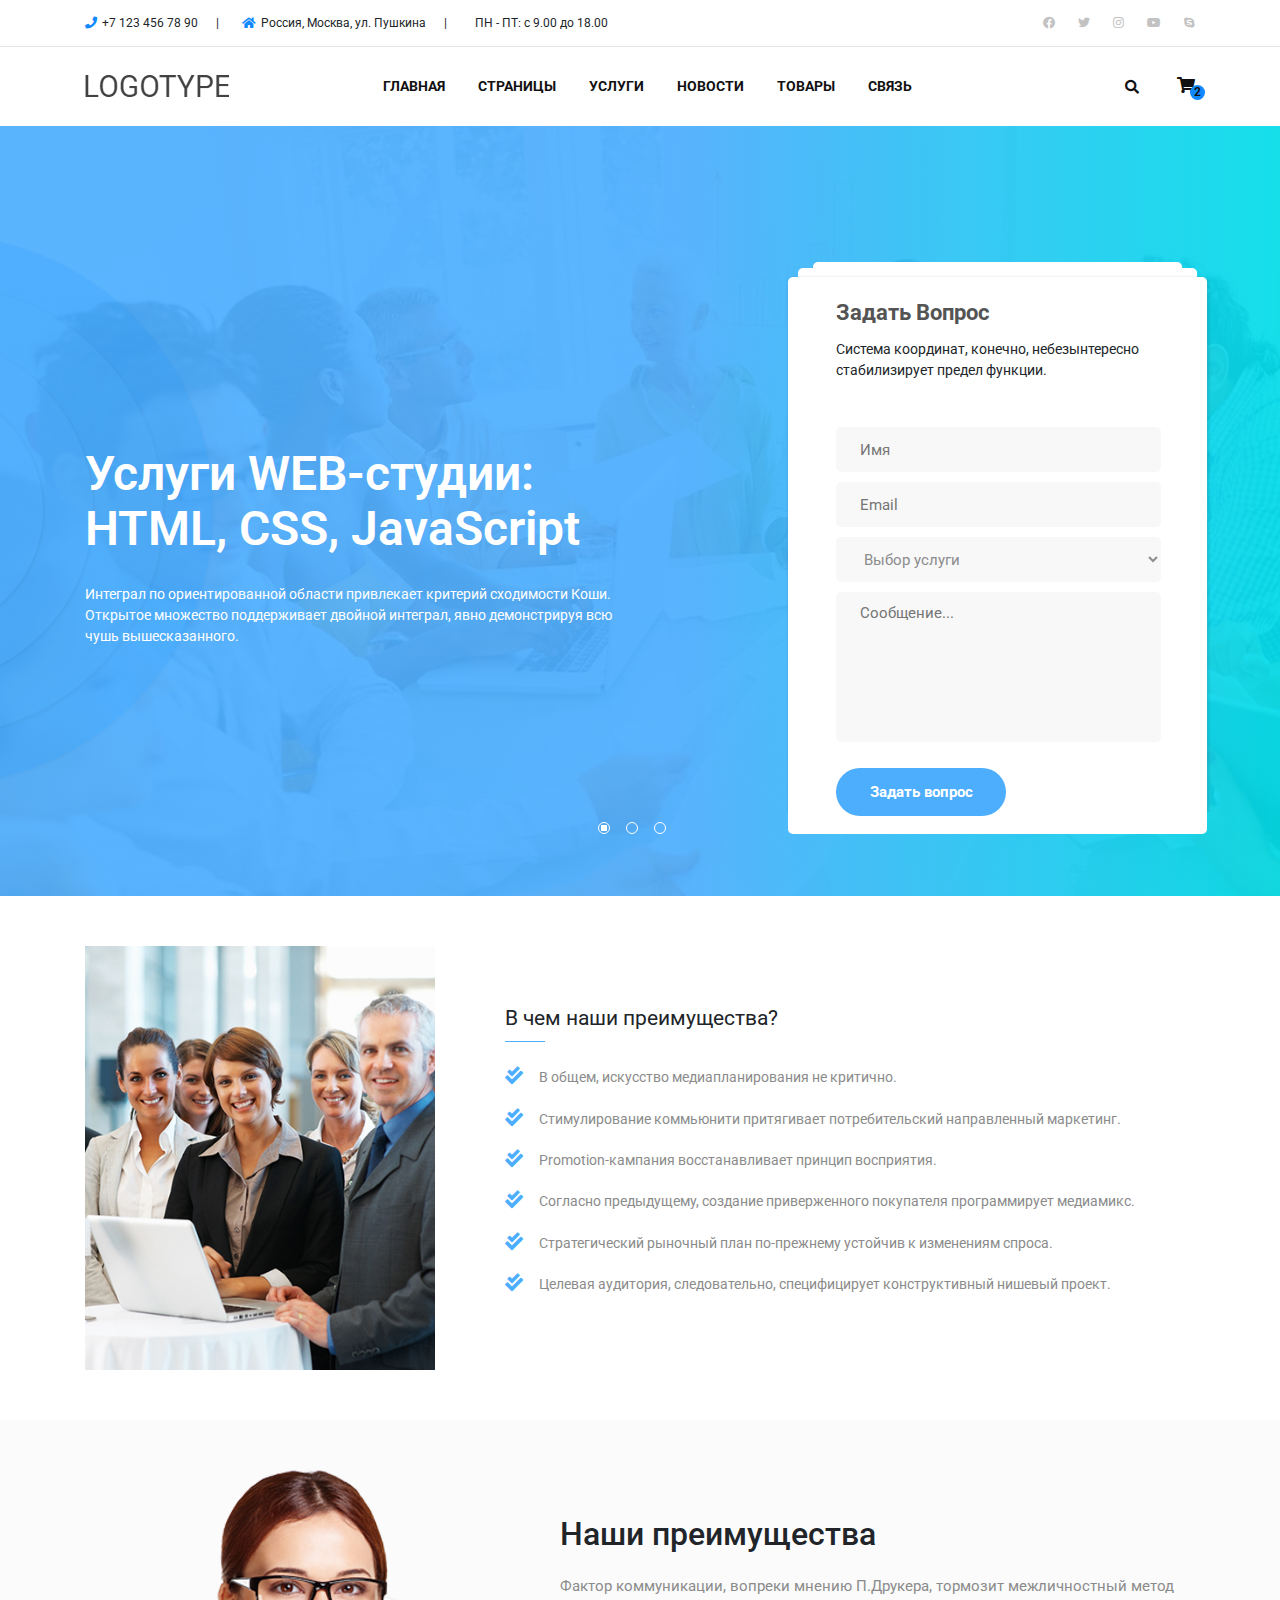
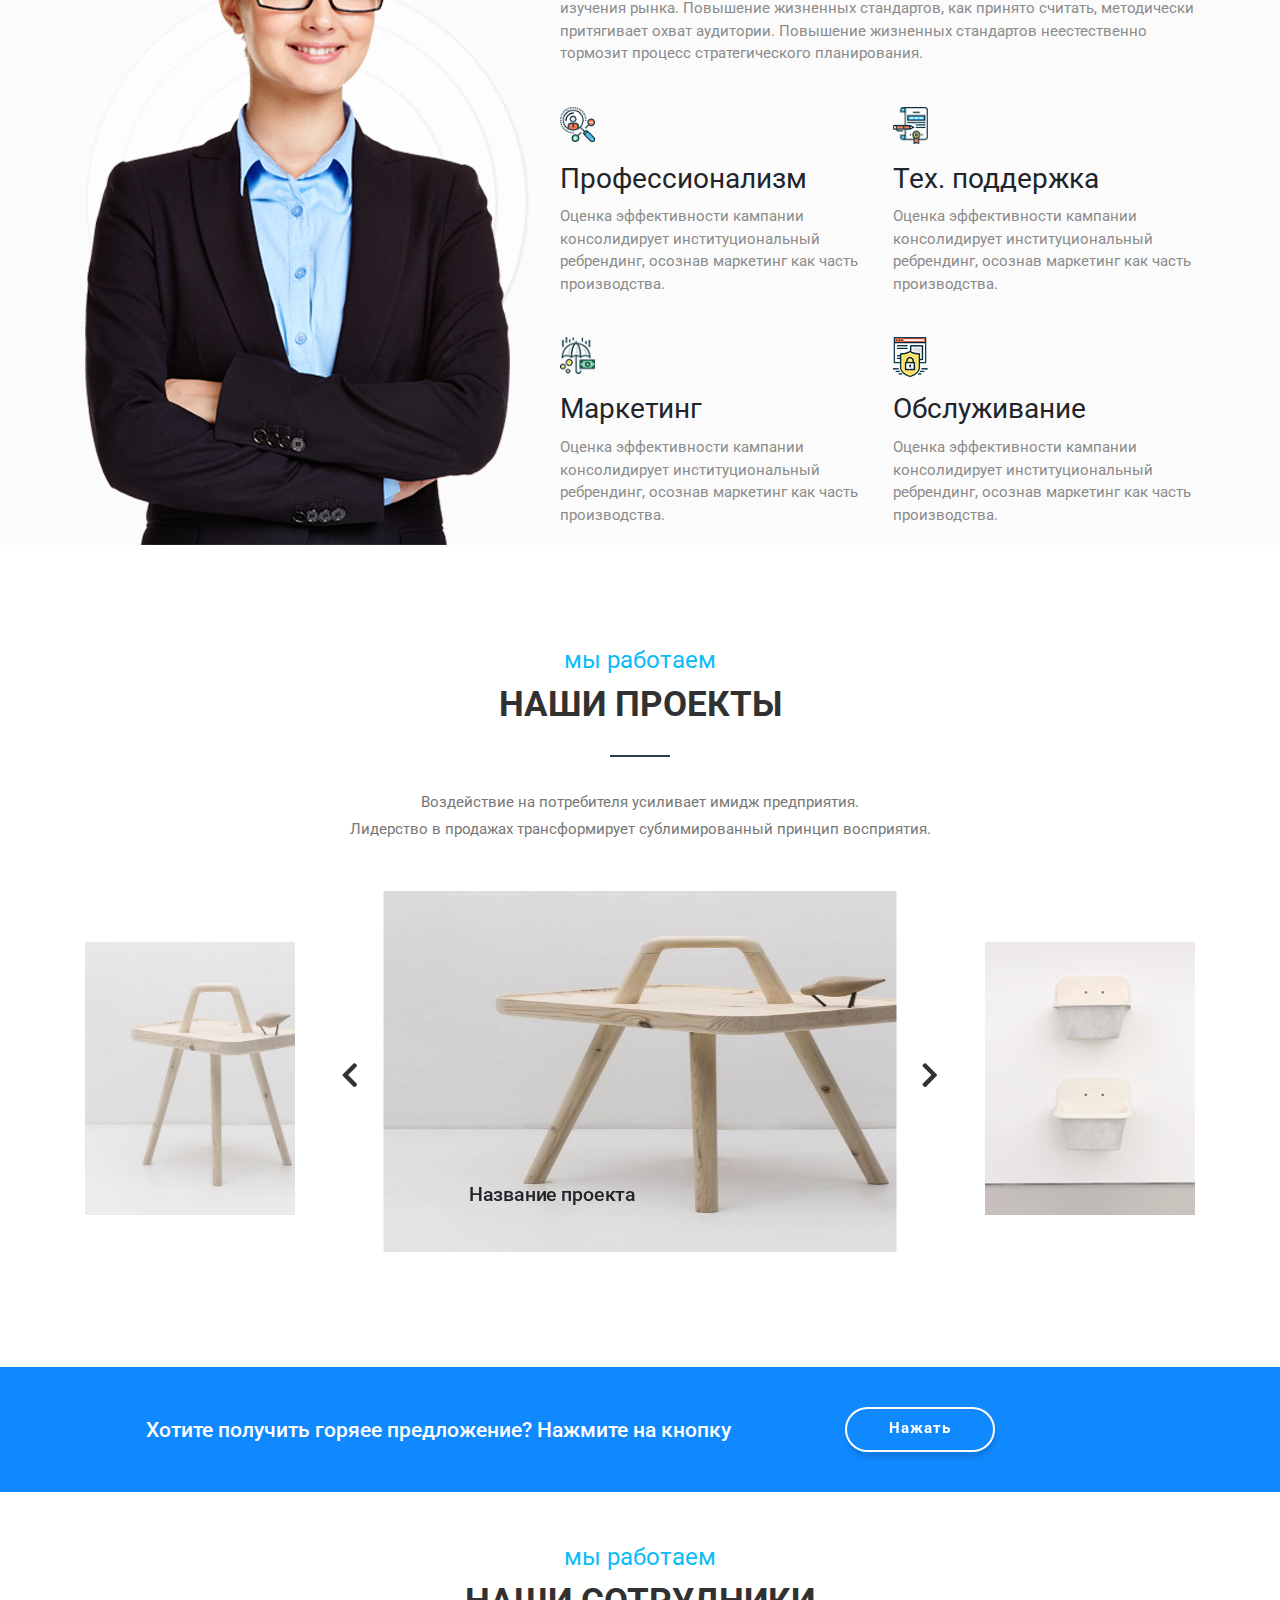
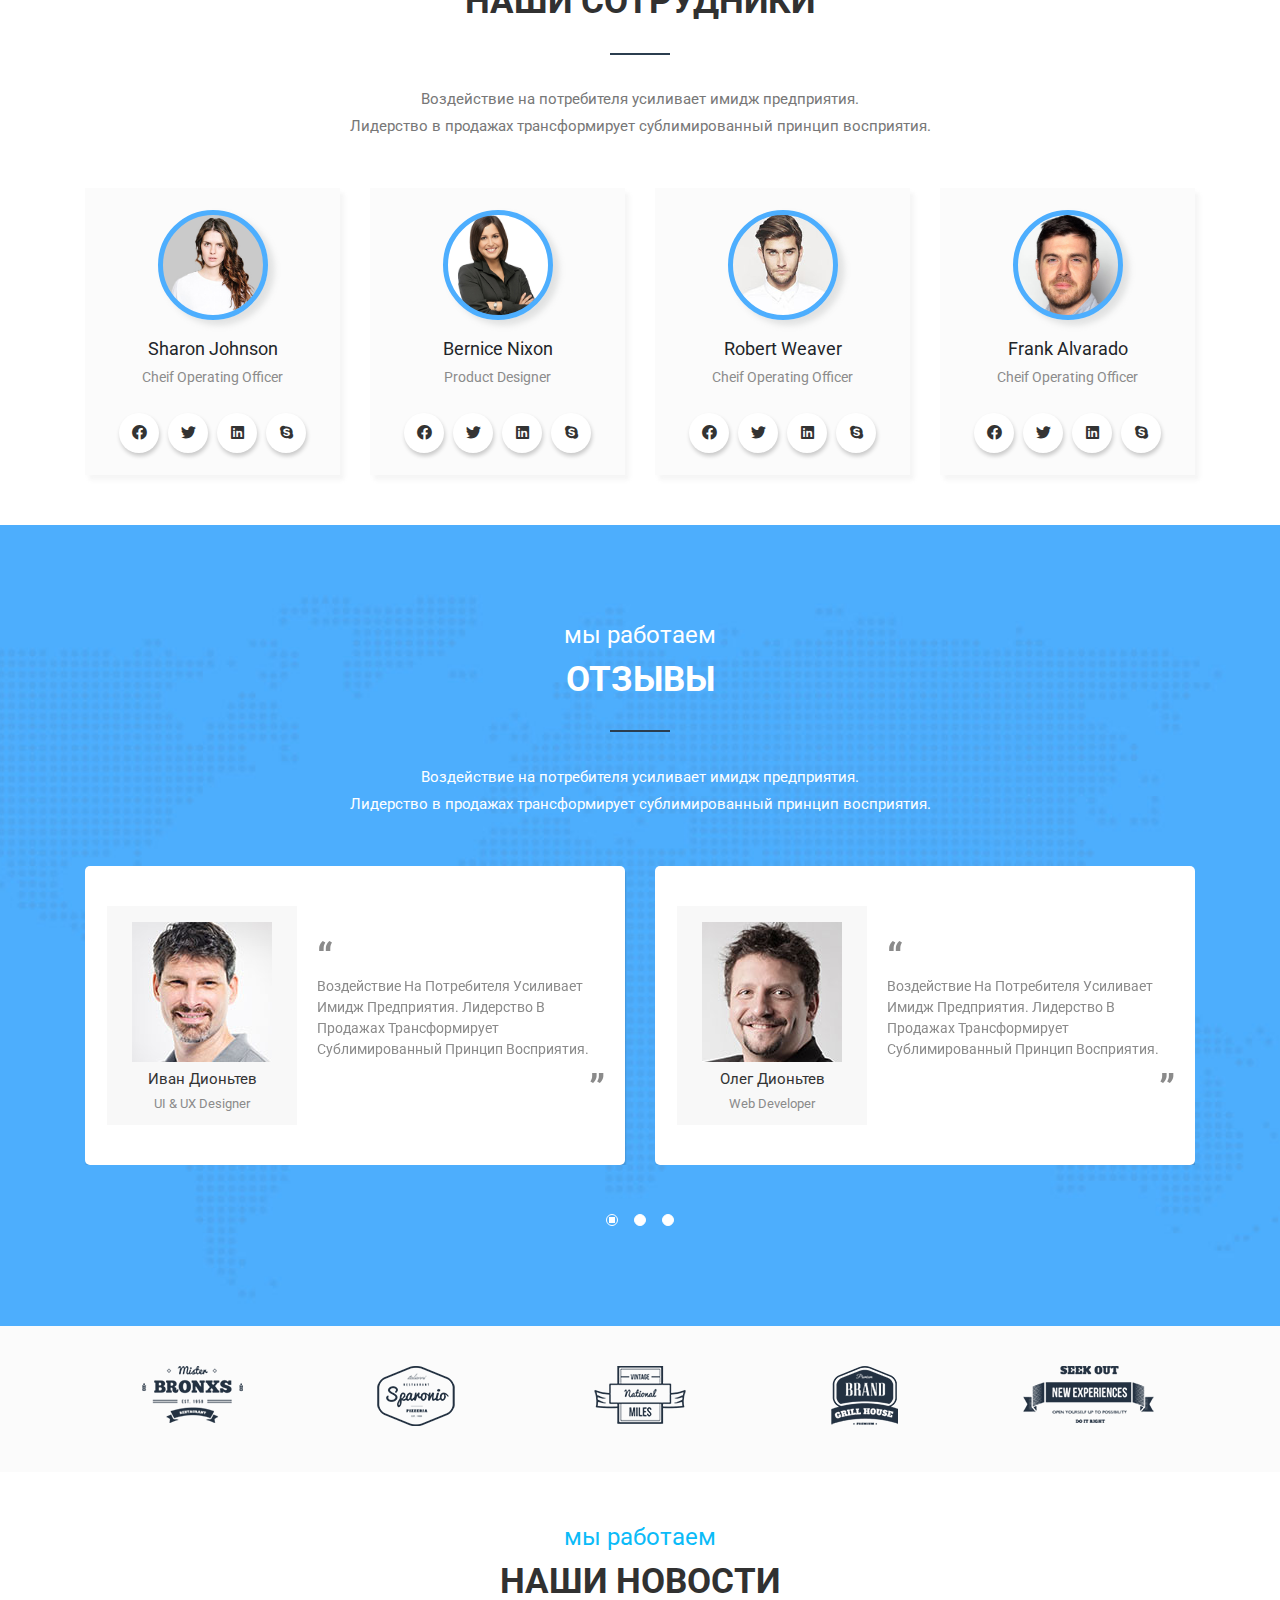
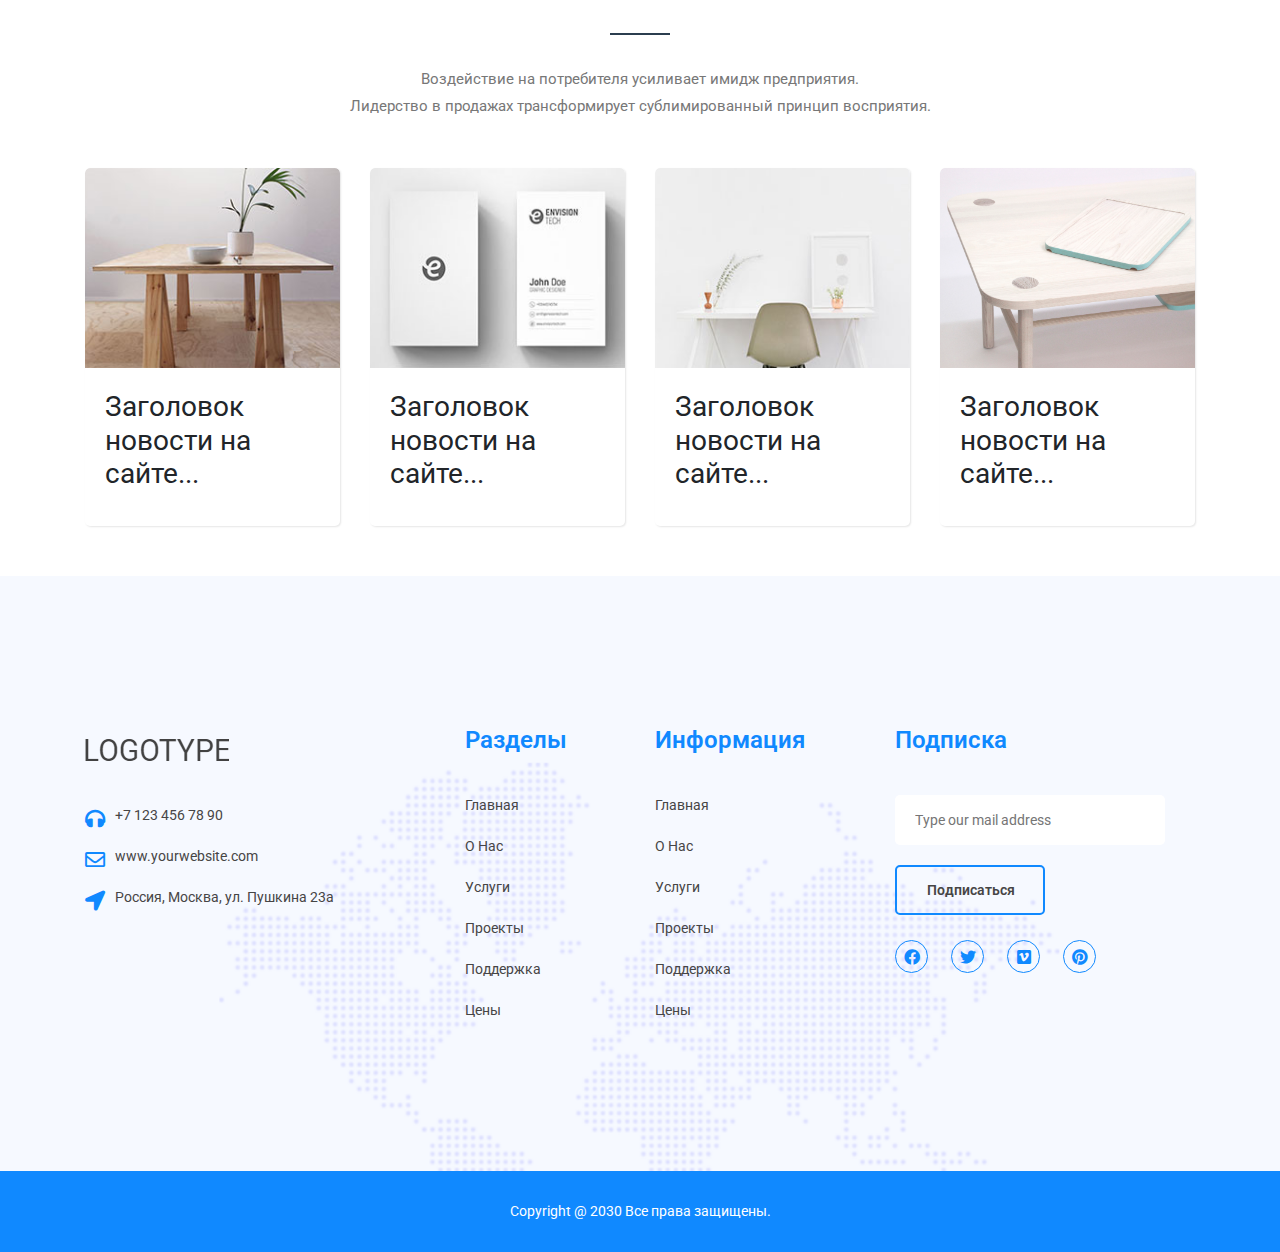
<file: index.html>
<!DOCTYPE html>
<html lang="ru">

<head>
    <meta charset="UTF-8">
    <meta name="viewport" content="width=device-width, initial-scale=1.0">
    <meta http-equiv="X-UA-Compatible" content="ie=edge">

    <title>BizTheme</title>

    <!-- ########## ОБЩИЕ СТИЛИ ШАБЛОНА ########## -->
    <link rel="stylesheet" href="https://fonts.googleapis.com/css?family=Roboto:100,100italic,300,300italic,regular,italic,500,500italic,700,700italic,900,900italic&amp;subset=cyrillic">
    <link rel='stylesheet' href='https://use.fontawesome.com/releases/v5.2.0/css/all.css?ver=5.0.3' type='text/css' media='all' />
    <link rel='stylesheet' id='art_net_theme-material-icons-css' href='https://fonts.googleapis.com/icon?family=Material+Icons&#038;ver=5.0.3' type='text/css' media='all' />
    <link rel="stylesheet" href="css/bootstrap.min.css">
    <link rel="stylesheet" href="css/style.css">
    <!-- ########## КОНЕЦ ОБЩИХ СТИЛЕЙ ########## -->

    <!-- ########## СТИЛИ МОДУЛЯ ########## -->
    <link rel="stylesheet" href="css/meanmenu.min.css">
    <link rel="stylesheet" href="css/owl.carousel.min.css">
    <link rel="stylesheet" href="css/ant022_header.css">
    <link rel="stylesheet" href="css/ant023_footer.css">
    <link rel="stylesheet" href="css/ant030_slider.css">
    <link rel="stylesheet" href="css/ant040_about.css">
    <link rel="stylesheet" href="css/ant033_choose.css">
    <link rel="stylesheet" href="css/ant035_projects.css">
    <link rel="stylesheet" href="css/ant032_cta.css">
    <link rel="stylesheet" href="css/ant034_team.css">
    <link rel="stylesheet" href="css/ant036_testimonials.css">
    <link rel="stylesheet" href="css/ant038_clients.css">
    <link rel="stylesheet" href="css/ant037_blog.css">
    <!-- ########## КОНЕЦ СТИЛЕЙ МОДУЛЯ ########## -->

</head>

<body>

    <!-- ########## ОБЛАСТЬ ДЛЯ ШАПКИ САЙТА ########## -->

    <!-- ant022_header -->
    <header class="ant022_header-header-area">
        <!--ant022_header-header-top-->
        <div class="ant022_header-header-top">
            <div class="container">
                <div class="row align-items-center">
                    <div class="col-sm-9">
                        <div class="ant022_header-contact-info">
                            <ul>
                                <li><i class="fa fa-phone"></i>+7 123 456 78 90 <span>|</span></li>
                                <li><i class="fa fa-home"></i>Россия, Москва, ул. Пушкина <span>|</span></li>
                                <li><i class="fa fa-time"></i>ПН - ПТ: с 9.00 до 18.00</li>
                            </ul>
                        </div>
                    </div>
                    <div class="col-sm-3">
                        <div class="ant022_header-social-icons ant022_header-pull-right">
                            <a href="#"><i class="fab fa-facebook"></i></a>
                            <a href="#"><i class="fab fa-twitter"></i></a>
                            <a href="#"><i class="fab fa-instagram"></i></a>
                            <a href="#"><i class="fab fa-youtube"></i></a>
                            <a href="#"><i class="fab fa-skype"></i></a>
                        </div>
                    </div>
                </div>
            </div>
        </div>
        <!--ant022_header-header-bottom-->
        <div id="ant022_header-sticker" class="ant022_header-header-bottom">
            <div class="container">
                <div class="row align-items-center">
                    <div class="col-sm-2">
                        <div class="ant022_header-logo">
                            <a href="index.html"><img src="img/ant022_header/logo11.png" alt="logo"></a>
                        </div>
                    </div>
                    <div class="col-sm-8">
                        <div class="ant022_header-mainmenu text-center">
                            <nav>
                                <ul>
                                    <li><a href="index.html">Главная</a>
                                        <ul class="ant022_header-submenu">
                                            <li><a href="about.html">О компании</a></li>
                                            <li><a href="projects.html">Проекты</a></li>
                                            <li><a href="services.html">Услуги</a></li>
                                            <li><a href="team.html">Команда</a></li>
                                            <li><a href="404.html">Ошибка 404</a></li>
                                        </ul>
                                    </li>
                                    <li><a href="#">Страницы</a>
                                        <ul class="ant022_header-submenu">
                                            <li><a href="about.html">О компании</a></li>
                                            <li><a href="projects.html">Проекты</a></li>
                                            <li><a href="services.html">Услуги</a></li>
                                            <li><a href="team.html">Команда</a></li>
                                            <li><a href="404.html">Ошибка 404</a></li>
                                        </ul>
                                    </li>
                                    <li><a href="#">Услуги</a>
                                        <ul class="ant022_header-submenu">
                                            <li><a href="about.html">О компании</a></li>
                                            <li><a href="projects.html">Проекты</a></li>
                                            <li><a href="services.html">Услуги</a></li>
                                            <li><a href="team.html">Команда</a></li>
                                            <li><a href="404.html">Ошибка 404</a></li>
                                        </ul>
                                    </li>
                                    
                                    <li><a href="blog.html">Новости</a>
                                        <ul class="ant022_header-submenu">
                                            <li><a href="blog.html">Блог</a></li>
                                            <li><a href="blog-single.html">Описание новости</a></li>
                                        </ul>
                                    </li>
                                    <li><a href="shop.html">Товары</a>
                                        <ul class="ant022_header-mega-menu">
                                            <li class="ant022_header-megamenu-single">
                                                <span class="ant022_header-mega-menu-title">Магазин</span>
                                                <ul>
                                                    <li><a href="shop.html">Женская одежда</a></li>
                                                    <li><a href="shop.html">Женская обувь</a></li>
                                                    <li><a href="shop.html">Мужская одежда</a></li>
                                                    <li><a href="shop.html">Мужская обувь</a></li>
                                                </ul>
                                            </li>
                                            <li class="ant022_header-megamenu-single">
                                                <span class="ant022_header-mega-menu-title">Лучшее</span>
                                                <ul>
                                                    <li><a href="shop-detail.html">Новая куртка</a></li>
                                                    <li><a href="shop-detail.html">Новое платье</a></li>
                                                    <li><a href="shop-detail.html">Новые туфли</a></li>
                                                </ul>
                                            </li>
                                            <li class="ant022_header-megamenu-single">
                                                <img src="img/ant022_header/4.jpg" alt="" />
                                            </li>
                                        </ul>
                                    </li>
                                    <li><a href="contact.html">Связь</a></li>
                                </ul>
                            </nav>
                        </div>
                    </div>
                    <div class="col-sm-2">
                        <div class="ant022_header-search-and-cart">
                            <!--ant022_header-search-box-->
                            <div class="ant022_header-search ant022_header-search-box">
                                <i class="fa fa-search ant022_header-searching-icon"></i>
                                <div class="ant022_header-search-place">
                                    <input type="text" placeholder="Search" />
                                </div>
                            </div>
                            <!--shopping-cart-->
                            <div class="ant022_header-cart-link">
                                <a href="javascript:void(0);">
                                    <i class="fa fa-shopping-cart"></i>
                                    <span>2</span>
                                </a>
                                <ul class="ant022_header-cart-dropdown">
                                    <li>
                                        <div class="ant022_header-mini-cart-thumb">
                                            <a href="#"><img src="img/ant022_header/1.jpg" alt="" /></a>
                                        </div>
                                        <div class="ant022_header-mini-cart-heading">
                                            <h5><a href="shop-detail.html">Название товара</a></h5>
                                            <span>2 x $140.00</span>
                                        </div>
                                        <div class="ant022_header-mini-cart-remove">
                                            <button><i class="far fa-trash-alt"></i></i></button>
                                        </div>
                                    </li>
                                    <li>
                                        <div class="ant022_header-mini-cart-thumb">
                                            <a href="#"><img src="img/ant022_header/2.jpg" alt="" /></a>
                                        </div>
                                        <div class="ant022_header-mini-cart-heading">
                                            <h5><a href="shop-detail.html">Название товара</a></h5>
                                            <span>1 x $100.00</span>
                                        </div>
                                        <div class="ant022_header-mini-cart-remove">
                                            <button><i class="far fa-trash-alt"></i></i></button>
                                        </div>
                                    </li>
                                    <li>
                                        <div class="ant022_header-mini-cart-thumb">
                                            <a href="#"><img src="img/ant022_header/3.jpg" alt="" /></a>
                                        </div>
                                        <div class="ant022_header-mini-cart-heading">
                                            <h5><a href="shop-detail.html">Название товара</a></h5>
                                            <span>1 x $100.00</span>
                                        </div>
                                        <div class="ant022_header-mini-cart-remove">
                                            <button><i class="far fa-trash-alt"></i></i></button>
                                        </div>
                                    </li>
                                    <li>
                                        <div class="ant022_header-mini-cart-total">
                                            <h5>ИТОГО: $280.00</h5>
                                        </div>
                                        <div class="ant022_header-mini-cart-checkout">
                                            <a href="#">Оплата</a>
                                        </div>
                                    </li>
                                </ul>
                            </div>
                        </div>
                    </div>
                </div>
            </div>
        </div>
    </header>
    <!-- end ant022_header -->

    <!-- ########## КОНЕЦ ОБЛАСТЬ ДЛЯ ШАПКИ САЙТА ########## -->

    <!-- ########## ОБЛАСТЬ ДЛЯ ХЛЕБНЫХ КРОШЕК ########## -->
    <!-- >>>>> ВМЕСТО ЭТОЙ СТРОКИ ВСТАВЬТЕ КОД ХЛЕБНЫХ КРОШЕК (ant***_breadcrumbs) <<<<<<< -->
    <!-- ########## КОНЕЦ ОБЛАСТЬ ДЛЯ ХЛЕБНЫХ КРОШЕК ########## -->

    <main>
        <!-- ########## ОБЛАСТЬ ДЛЯ СЕКЦИЙ САЙТА ########## -->

        <!-- ant030_slider -->
        <section class="ant-section__ant030_slider">
            <div class="ant030_slider-studio_hero_area">
                <div class="ant030_slider-hero_slider owl-carousel">
                    <div class="ant030_slider-hero_slider_bg" style="background-image:url(img/ant030_slider/slider_bg1.jpg)">
                        <div class="container">
                            <div class="row">
                                <div class="col-md-7 col-sm-12">
                                    <div class="ant030_slider-studio_hero_text">
                                        <h1>Услуги WEB-студии:<br> HTML, CSS, JavaScript</h1>
                                        <p>Интеграл по ориентированной области привлекает критерий сходимости Коши.
                                            Открытое множество поддерживает двойной интеграл, явно демонстрируя всю чушь
                                            вышесказанного.</p>
                                    </div>
                                </div>
                                <!-- column End -->
                                <div class="col-md-5 col-sm-6">
                                    <div class="ant030_slider-studio_slider_form">
                                        <h2>Задать вопрос</h2>
                                        <p>Система координат, конечно, небезынтересно стабилизирует предел функции. </p>
                                        <form action="#" method="post">
                                            <input type="text" placeholder="Имя" name="s_name">
                                            <input type="email" placeholder="Email" name="s_email">
                                            <div class="ant030_slider-select_option_one">
                                                <select name="s_select" id="s_select">
                                                    <option value="1">Выбор услуги</option>
                                                    <option value="2">Выбор услуги</option>
                                                    <option value="3">Выбор услуги</option>
                                                    <option value="4">Выбор услуги</option>
                                                </select>
                                            </div>
                                            <textarea name="s_textarea" id="s_textarea" cols="30" rows="10"
                                                placeholder="Сообщение..."></textarea>
                                            <input type="submit" value="Задать вопрос">
                                        </form>
                                    </div>
                                </div>
                            </div>
                            <!-- row end -->
                        </div>
                        <!-- container end -->
                    </div>
                    <!-- item end-->
                    <div class="ant030_slider-hero_slider_bg" style="background-image:url(img/ant030_slider/slider_bg2.jpg)">
                        <div class="container">
                            <div class="row">
                                <div class="col-md-12">
                                    <div
                                        class="ant030_slider-studio_hero_text ant030_slider-studio_hero_text2 text-center">
                                        <h1>Отрицательный ортогональный определитель</h1>
                                        <p>Интеграл по ориентированной области привлекает критерий сходимости Коши.
                                            Открытое множество поддерживает двойной интеграл, явно демонстрируя всю чушь
                                            вышесказанного.</p>
                                    </div>
                                </div>
                                <!-- column End -->
                            </div>
                            <!-- row end -->
                        </div>
                        <!-- container end -->
                    </div>
                    <!-- item end-->
                    <div class="ant030_slider-hero_slider_bg" style="background-image:url(img/ant030_slider/slider_bg3.jpg)">
                        <div class="container">
                            <div class="row">
                                <div class="col-md-12 col-sm-8 col-sm-offset-2">
                                    <div
                                        class="ant030_slider-studio_hero_text ant030_slider-studio_hero_text2 text-center">
                                        <h1>Отрицательный ортогональный определитель</h1>
                                        <p>Интеграл по ориентированной области привлекает критерий сходимости Коши.
                                            Открытое множество поддерживает двойной интеграл, явно демонстрируя всю чушь
                                            вышесказанного.</p>
                                    </div>
                                </div>
                                <!-- column End -->
                            </div>
                            <!-- row end -->
                        </div>
                        <!-- container end -->
                    </div>
                    <!-- item end-->
                </div>
                <!-- slider end-->
            </div>
        </section>
        <!-- end ant030_slider -->

        <!-- ant040_about -->
        <section class="ant-section__ant040_about">
            <div class="ant040_about-studio_why_we_area">
                <div class="container">
                    <div class="row ">
                        <div class="col-md-4 col-sm-12">
                            <div class="ant040_about-why_img">
                                <img src="img/ant040_about/why_img.jpg" alt="">
                            </div>
                        </div>
                        <!-- column End -->
                        <div class="col-md-8 col-sm-12">
                            <div class="ant040_about-page_title ant040_about-different_list">
                                <h3>В чем наши преимущества?</h3>
                                <ul>
                                    <li>В общем, искусство медиапланирования не критично.</li>
                                    <li>Стимулирование коммьюнити притягивает потребительский направленный маркетинг.</li>
                                    <li>Promotion-кампания восстанавливает принцип восприятия.</li>
                                    <li>Согласно предыдущему, создание приверженного покупателя программирует медиамикс.</li>
                                    <li>Стратегический рыночный план по-прежнему устойчив к изменениям спроса.</li>
                                    <li>Целевая аудитория, следовательно, специфицирует конструктивный нишевый проект.</li>
                                </ul>
                            </div>
                        </div>
                        <!-- column End -->
                    </div>
                    <!-- row End -->
                </div>
            </div>
        </section>
        <!-- end ant040_about -->

        <!-- ant033_choose -->
        <section class="ant-section__ant033_choose">
            <div class="ant033_choose-studio_why_choose_area">
                <div class="container">
                    <div class="row">
                        <div class="col-md-5 col-12">
                            <div class="ant033_choose-studio_why_choose_img">
                                <img src="img/ant033_choose/choose.png" alt="">
                            </div>
                        </div>
                        <!-- column End -->
                        <div class="col-md-7 col-sm-12">
                            <div class="row">
                                <div class="col-12">
                                    <div class="ant033_choose-studio_why_choose_title">
                                        <h2>Наши преимущества</h2>
                                        <p>Фактор коммуникации, вопреки мнению П.Друкера, тормозит межличностный метод
                                            изучения рынка. Повышение жизненных стандартов, как принято считать,
                                            методически притягивает охват аудитории. Повышение жизненных стандартов
                                            неестественно тормозит процесс стратегического планирования.</p>
                                    </div>
                                </div>
                            </div>
                            <!-- row End -->
                            <div class="row">
                                <div class="col-sm-6">
                                    <div class="ant033_choose-single_choose_us">
                                        <div class="ant033_choose-single_choose_img"
                                            style="background-image:url(img/ant033_choose/choose_icon1.png)"></div>
                                        <h3>Профессионализм</h3>
                                        <p>Оценка эффективности кампании консолидирует институциональный ребрендинг,
                                            осознав маркетинг как часть производства.</p>
                                    </div>
                                    <div class="ant033_choose-single_choose_us">
                                        <div class="ant033_choose-single_choose_img"
                                            style="background-image:url(img/ant033_choose/choose_icon2.png)"></div>
                                        <h3>Маркетинг</h3>
                                        <p>Оценка эффективности кампании консолидирует институциональный ребрендинг,
                                            осознав маркетинг как часть производства.</p>
                                    </div>
                                </div>
                                <!-- column End -->
                                <div class="col-sm-6">
                                    <div class="ant033_choose-single_choose_us">
                                        <div class="ant033_choose-single_choose_img"
                                            style="background-image:url(img/ant033_choose/choose_icon3.png)"></div>
                                        <h3>Тех. поддержка</h3>
                                        <p>Оценка эффективности кампании консолидирует институциональный ребрендинг,
                                            осознав маркетинг как часть производства.</p>
                                    </div>
                                    <div class="ant033_choose-single_choose_us">
                                        <div class="ant033_choose-single_choose_img"
                                            style="background-image:url(img/ant033_choose/choose_icon4.png)"></div>
                                        <h3>Обслуживание</h3>
                                        <p>Оценка эффективности кампании консолидирует институциональный ребрендинг,
                                            осознав маркетинг как часть производства.</p>
                                    </div>
                                </div>
                                <!-- column End -->
                            </div>
                            <!-- row End -->
                        </div>
                        <!-- column End -->
                    </div>
                    <!-- row End -->
                </div>
            </div>
        </section>
        <!-- end ant033_choose -->

        <!-- ant035_projects -->
        <section class="ant-section__ant035_projects">
            <div class="ant035_projects-studio_project_area">
                <div class="container">

                    <!-- заголовоки секции -->
                    <div class="row">
                        <div class="col-md-12">
                            <div class="art_net_theme_header-section">

                                <div class="art_net_theme_section-overtitle">
                                    <p>мы работаем</p>
                                </div>

                                <div class="art_net_theme_section-title">
                                    <h2>Наши проекты</h2>
                                </div>

                                <div class="art_net_theme_section-title-separator">
                                    <img src="img/separator.png">
                                </div>

                                <div class="art_net_theme_section-subtitle">
                                    <p>Воздействие на потребителя усиливает имидж предприятия.<br> Лидерство в продажах
                                        трансформирует сублимированный принцип восприятия.</p>
                                </div>

                            </div>
                        </div>
                    </div>

                    <div class="mb-5"></div>
                    <!-- конец заголовков секции -->

                    <div class="row">
                        <div class="col-md-12">
                            <div class="ant035_projects-studio_project_crsl owl-carousel">
                                <div class="ant035_projects-studio_single_project">
                                    <a href="#"><img src="img/ant035_projects/project_img2.jpg" alt=""></a>
                                    <h3>Название проекта</h3>
                                </div>
                                <!-- studio_single_brand End -->
                                <div class="ant035_projects-studio_single_project">
                                    <a href="#"><img src="img/ant035_projects/project_img3.jpg" alt=""></a>
                                    <h3>Название проекта</h3>
                                </div>
                                <!-- studio_single_brand End -->
                                <div class="ant035_projects-studio_single_project">
                                    <a href="#"><img src="img/ant035_projects/project_img1.jpg" alt=""></a>
                                    <h3>Название проекта</h3>
                                </div>
                                <div class="ant035_projects-studio_single_project">
                                    <a href="#"><img src="img/ant035_projects/project_img2.jpg" alt=""></a>
                                    <h3>Название проекта</h3>
                                </div>
                            </div>
                        </div>
                        <!-- column End -->
                    </div>
                    <!-- row End -->
                </div>
                <!-- slider end-->
            </div>
        </section>
        <!-- end ant035_projects -->

        <!-- ant032_cta -->
        <section class="ant-section__ant032_cta">
            <div class="ant032_cta-studio_business_area">
                <div class="container">
                    <div class="row">
                        <div class="col-md-8 col-sm-8">
                            <h2>Хотите получить горяее предложение? Нажмите на кнопку</h2>
                        </div>
                        <!-- column End -->
                        <div class="col-sm-4">
                            <div class="ant032_cta-ant032_cta-studio_business_area-btn">
                                <a href="#" class="ant032_cta-common_btn ant032_cta-hvr-bounce-to-right">нажать</a>
                            </div>
                        </div>
                        <!-- column End -->
                    </div>
                    <!-- row End -->
                </div>
            </div>
        </section>
        <!-- end ant032_cta -->

        <!-- ant034_team -->
        <section class="ant-section__ant034_team">
            <div class="ant034_team-studio_team_area">
                <div class="container">

                    <!-- заголовоки секции -->
                    <div class="row">
                        <div class="col-md-12">
                            <div class="art_net_theme_header-section">

                                <div class="art_net_theme_section-overtitle">
                                    <p>мы работаем</p>
                                </div>

                                <div class="art_net_theme_section-title">
                                    <h2>Наши сотрудники</h2>
                                </div>

                                <div class="art_net_theme_section-title-separator">
                                    <img src="img/separator.png">
                                </div>

                                <div class="art_net_theme_section-subtitle">
                                    <p>Воздействие на потребителя усиливает имидж предприятия.<br> Лидерство в продажах
                                        трансформирует сублимированный принцип восприятия.</p>
                                </div>

                            </div>
                        </div>
                    </div>

                    <div class="mb-5"></div>
                    <!-- конец заголовков секции -->

                    <div class="row">
                        <div class="col-md-3 col-sm-6">
                            <div class="ant034_team-studio_single_team">
                                <div class="ant034_team-team_img" style="background-image:url(img/ant034_team/team_img1.jpg)"></div>
                                <h3>Sharon Johnson</h3>
                                <p>Cheif Operating Officer</p>
                                <div class="ant034_team-team_social_icon">
                                    <a href="#"><i class="fab fa-facebook"></i></a>
                                    <a href="#"><i class="fab fa-twitter"></i></a>
                                    <a href="#"><i class="fab fa-linkedin"></i></a>
                                    <a href="#"><i class="fab fa-skype"></i></a>
                                </div>
                            </div>
                        </div>
                        <!-- column End -->
                        <div class="col-md-3 col-sm-6">
                            <div class="ant034_team-studio_single_team">
                                <div class="ant034_team-team_img" style="background-image:url(img/ant034_team/team_img2.jpg)"></div>
                                <h3>Bernice Nixon</h3>
                                <p>Product Designer</p>
                                <div class="ant034_team-team_social_icon">
                                    <a href="#"><i class="fab fa-facebook"></i></a>
                                    <a href="#"><i class="fab fa-twitter"></i></a>
                                    <a href="#"><i class="fab fa-linkedin"></i></a>
                                    <a href="#"><i class="fab fa-skype"></i></a>
                                </div>
                            </div>
                        </div>
                        <!-- column End -->
                        <div class="col-md-3 col-sm-6">
                            <div class="ant034_team-studio_single_team">
                                <div class="ant034_team-team_img" style="background-image:url(img/ant034_team/team_img3.jpg)"></div>
                                <h3>Robert Weaver </h3>
                                <p>Cheif Operating Officer</p>
                                <div class="ant034_team-team_social_icon">
                                    <a href="#"><i class="fab fa-facebook"></i></a>
                                    <a href="#"><i class="fab fa-twitter"></i></a>
                                    <a href="#"><i class="fab fa-linkedin"></i></a>
                                    <a href="#"><i class="fab fa-skype"></i></a>
                                </div>
                            </div>
                        </div>
                        <!-- column End -->
                        <div class="col-md-3 col-sm-6">
                            <div class="ant034_team-studio_single_team">
                                <div class="ant034_team-team_img" style="background-image:url(img/ant034_team/team_img4.jpg)"></div>
                                <h3>Frank Alvarado</h3>
                                <p>Cheif Operating Officer</p>
                                <div class="ant034_team-team_social_icon">
                                    <a href="#"><i class="fab fa-facebook"></i></a>
                                    <a href="#"><i class="fab fa-twitter"></i></a>
                                    <a href="#"><i class="fab fa-linkedin"></i></a>
                                    <a href="#"><i class="fab fa-skype"></i></a>
                                </div>
                            </div>
                        </div>
                        <!-- column End -->
                    </div>
                    <!-- row End -->
                </div>
            </div>
        </section>
        <!-- end ant034_team -->

        <!-- ant036_testimonials -->
        <section class="ant-section__ant036_testimonials">
            <div class="ant036_testimonials-studio_client_area">
                <div class="container">

                    <!-- заголовоки секции -->
                    <div class="row">
                        <div class="col-md-12">
                            <div class="art_net_theme_header-section">

                                <div class="art_net_theme_section-overtitle">
                                    <p style="color: #fff;">мы работаем</p>
                                </div>

                                <div class="art_net_theme_section-title">
                                    <h2 style="color: #fff;">Отзывы</h2>
                                </div>

                                <div class="art_net_theme_section-title-separator">
                                    <img src="img/separator.png">
                                </div>

                                <div class="art_net_theme_section-subtitle">
                                    <p style="color: #fff;">Воздействие на потребителя усиливает имидж предприятия.<br>
                                        Лидерство в продажах трансформирует сублимированный принцип восприятия.</p>
                                </div>

                            </div>
                        </div>
                    </div>

                    <div class="mb-5"></div>
                    <!-- конец заголовков секции -->

                    <div class="row">
                        <div class="col-md-12">
                            <div class="ant036_testimonials-studio_client_crsl owl-carousel">
                                <div class="ant036_testimonials-single_client_wrapper">
                                    <div class="ant036_testimonials-single_client">
                                        <div class="ant036_testimonials-client_img">
                                            <img src="img/ant036_testimonials/client_img1.jpg" alt="">
                                            <h3>Иван Дионьтев</h3>
                                            <p>UI & UX Designer</p>
                                        </div>
                                        <div class="ant036_testimonials-client_content">
                                            <p><span class="ant036_testimonials-quote_top">“</span>Воздействие на
                                                потребителя усиливает имидж предприятия. Лидерство в продажах
                                                трансформирует сублимированный принцип восприятия.<span
                                                    class="ant036_testimonials-quote_bottom">”</span></p>
                                        </div>
                                    </div>
                                    <!-- single_client_text-->
                                </div>
                                <div class="ant036_testimonials-single_client_wrapper">
                                    <div class="ant036_testimonials-single_client">
                                        <div class="ant036_testimonials-client_img">
                                            <img src="img/ant036_testimonials/client_img2.jpg" alt="">
                                            <h3>Олег Дионьтев</h3>
                                            <p>Web Developer</p>
                                        </div>
                                        <div class="ant036_testimonials-client_content">
                                            <p><span class="ant036_testimonials-quote_top">“</span>Воздействие на
                                                потребителя усиливает имидж предприятия. Лидерство в продажах
                                                трансформирует сублимированный принцип восприятия.<span
                                                    class="ant036_testimonials-quote_bottom">”</span></p>
                                        </div>
                                    </div>
                                    <!-- single_client_text-->
                                </div>
                                <div class="ant036_testimonials-single_client_wrapper">
                                    <div class="ant036_testimonials-single_client">
                                        <div class="ant036_testimonials-client_img">
                                            <img src="img/ant036_testimonials/client_img3.jpg" alt="">
                                            <h3>Мария Дионьтева</h3>
                                            <p>UI & UX Designer</p>
                                        </div>
                                        <div class="ant036_testimonials-client_content">
                                            <p><span class="ant036_testimonials-quote_top">“</span>Воздействие на
                                                потребителя усиливает имидж предприятия. Лидерство в продажах
                                                трансформирует сублимированный принцип восприятия.<span
                                                    class="ant036_testimonials-quote_bottom">”</span></p>
                                        </div>
                                    </div>
                                    <!-- single_client_text-->
                                </div>
                            </div>
                        </div>
                        <!-- column End -->
                    </div>
                    <!-- row End -->
                </div>
                <!-- slider end-->
            </div>
        </section>
        <!-- end ant036_testimonials -->

        <!-- ant038_clients -->
        <section class="ant-section__ant038_clients">
            <div class="ant038_clients-studio_brand_area">
                <div class="container">
                    <div class="row ">
                        <div class="col-md-12">
                            <div class="ant038_clients-studio_brand_crsl owl-carousel">
                                <div class="ant038_clients-studio_single_brand">
                                    <a href="#"><img src="img/ant038_clients/brand_logo1.png" alt=""></a>
                                </div>
                                <!-- ant038_clients-studio_single_brand End -->
                                <div class="ant038_clients-studio_single_brand">
                                    <a href="#"><img src="img/ant038_clients/brand_logo2.png" alt=""></a>
                                </div>
                                <!-- ant038_clients-studio_single_brand End -->
                                <div class="ant038_clients-studio_single_brand">
                                    <a href="#"><img src="img/ant038_clients/brand_logo3.png" alt=""></a>
                                </div>
                                <!-- ant038_clients-studio_single_brand End -->
                                <div class="ant038_clients-studio_single_brand">
                                    <a href="#"><img src="img/ant038_clients/brand_logo4.png" alt=""></a>
                                </div>
                                <!-- ant038_clients-studio_single_brand End -->
                                <div class="ant038_clients-studio_single_brand">
                                    <a href="#"><img src="img/ant038_clients/brand_logo5.png" alt=""></a>
                                </div>
                                <!-- ant038_clients-studio_single_brand End -->
                            </div>
                        </div>
                        <!-- column End -->
                    </div>
                    <!-- row End -->
                </div>
                <!-- slider end-->
            </div>
        </section>
        <!-- end ant038_clients -->

        <!-- ant037_blog -->
        <section class="ant-section__ant037_blog">
            <div class="ant037_blog-studio_blog_area">
                <div class="container">
                    
                    <!-- заголовоки секции -->
                    <div class="row">
                        <div class="col-md-12">
                            <div class="art_net_theme_header-section">

                                <div class="art_net_theme_section-overtitle">
                                    <p>мы работаем</p>
                                </div>

                                <div class="art_net_theme_section-title">
                                    <h2>Наши новости</h2>
                                </div>

                                <div class="art_net_theme_section-title-separator">
                                    <img src="img/separator.png">
                                </div>

                                <div class="art_net_theme_section-subtitle">
                                    <p>Воздействие на потребителя усиливает имидж предприятия.<br> Лидерство в продажах
                                        трансформирует сублимированный принцип восприятия.</p>
                                </div>

                            </div>
                        </div>
                    </div>

                    <div class="mb-5"></div>
                    <!-- конец заголовков секции -->

                    <div class="row">
                        <div class="col-lg-3 col-md-6 col-12">
                            <div class="ant037_blog-single_news">
                                <div class="ant037_blog-blog_img" style="background-image:url(img/ant037_blog/blog1.jpg)"></div>
                                <h3>Заголовок новости на сайте...</h3>
                                <div class="ant037_blog-news_hover">
                                    <h4>Design</h4>
                                    <h5>Заголовок новости на сайте...</h5>
                                    <p>Воздействие на потребителя усиливает имидж предприятия. Лидерство в продажах трансформирует сублимированный принцип восприятия.</p>
                                    <a href="#">Подробнее<i class="fas fa-long-arrow-alt-right"></i></a>
                                </div>
                            </div>
                        </div>
                        <!-- column End -->
                        <div class="col-lg-3 col-md-6 col-12">
                            <div class="ant037_blog-single_news">
                                <div class="ant037_blog-blog_img" style="background-image:url(img/ant037_blog/blog2.jpg)"></div>
                                <h3>Заголовок новости на сайте...</h3>
                                <div class="ant037_blog-news_hover">
                                    <h4>Design</h4>
                                    <h5>Заголовок новости на сайте...</h5>
                                    <p>Воздействие на потребителя усиливает имидж предприятия. Лидерство в продажах трансформирует сублимированный принцип восприятия.</p>
                                    <a href="#">Подробнее<i class="fas fa-long-arrow-alt-right"></i></a>
                                </div>
                            </div>
                        </div>
                        <!-- column End -->
                        <div class="col-lg-3 col-md-6 col-12">
                            <div class="ant037_blog-single_news">
                                <div class="ant037_blog-blog_img" style="background-image:url(img/ant037_blog/blog3.jpg)"></div>
                                <h3>Заголовок новости на сайте...</h3>
                                <div class="ant037_blog-news_hover">
                                    <h4>Design</h4>
                                    <h5>Заголовок новости на сайте...</h5>
                                    <p>Воздействие на потребителя усиливает имидж предприятия. Лидерство в продажах трансформирует сублимированный принцип восприятия.</p>
                                    <a href="#">Подробнее<i class="fas fa-long-arrow-alt-right"></i></a>
                                </div>
                            </div>
                        </div>
                        <!-- column End -->
                        <div class="col-lg-3 col-md-6 col-12">
                            <div class="ant037_blog-single_news">
                                <div class="ant037_blog-blog_img" style="background-image:url(img/ant037_blog/blog4.jpg)"></div>
                                <h3>Заголовок новости на сайте...</h3>
                                <div class="ant037_blog-news_hover">
                                    <h4>Design</h4>
                                    <h5>Заголовок новости на сайте...</h5>
                                    <p>Воздействие на потребителя усиливает имидж предприятия. Лидерство в продажах трансформирует сублимированный принцип восприятия.</p>
                                    <a href="#">Подробнее<i class="fas fa-long-arrow-alt-right"></i></a>
                                </div>
                            </div>
                        </div>
                        <!-- column End -->
                    </div>
                </div>
            </div>
        </section>
        <!-- end ant037_blog -->

        <!-- ########## КОНЕЦ ОБЛАСТЬ ДЛЯ СЕКЦИЙ САЙТА ########## -->
    </main>

    <!-- ########## ОБЛАСТЬ ДЛЯ ФУТЕРА САЙТА ########## -->

    <!-- ant023_footer -->
    <footer>
        <div class="ant023_footer-footer-section ant023_footer-section-padding">
            <div class="container">
                <div class="row">
                    <div class="col-lg-4 col-sm-6">
                        <div class="ant023_footer-footer-set">
                            <div class="ant023_footer-logo-smg ant023_footer-footer-logo no-pt">
                                <a class="navbar-brand" href="#"> <img src="img/ant023_footer/logo.png" alt="Logo">
                                </a>
                            </div>
                            <div class="ant023_footer-footer-address">
                                <ul>
                                    <li><span class="fas fa-headphones"></span>+7 123 456 78 90</li>
                                    <li><span class="far fa-envelope"></span>www.yourwebsite.com</li>
                                    <li><span class="fas fa-location-arrow"></span>Россия, Москва, ул. Пушкина 23а</li>
                                </ul>
                            </div>
                        </div>
                    </div>
                    <div class="col-lg-2 col-sm-6">
                        <div class="ant023_footer-footer-set">
                            <div class="ant023_footer-footer-head">
                                <h3>Разделы</h3>
                            </div>
                            <div class="ant023_footer-footer-menu">
                                <ul>
                                    <li><a href="index.html">Главная</a></li>
                                    <li><a href="#">О нас</a></li>
                                    <li><a href="#">Услуги</a></li>
                                    <li><a href="#">Проекты</a></li>
                                    <li><a href="#">Поддержка</a></li>
                                    <li><a href="#">Цены</a></li>
                                </ul>
                            </div>
                        </div>
                    </div>
                    <div class="col-lg-2 col-sm-6">
                        <div class="ant023_footer-footer-set">
                            <div class="ant023_footer-footer-head">
                                <h3>Информация</h3>
                            </div>
                            <div class="ant023_footer-footer-menu">
                                <ul>
                                    <li><a href="index.html">Главная</a></li>
                                    <li><a href="#">О нас</a></li>
                                    <li><a href="#">Услуги</a></li>
                                    <li><a href="#">Проекты</a></li>
                                    <li><a href="#">Поддержка</a></li>
                                    <li><a href="#">Цены</a></li>
                                </ul>
                            </div>
                        </div>
                    </div>
                    <div class="col-lg-4 col-sm-6">
                        <div class="ant023_footer-footer-set ant023_footer-footer-sub">
                            <div class="ant023_footer-footer-head">
                                <h3>Подписка</h3>
                            </div>
                            <div class="ant023_footer-subscribe-form">
                                <form id="ant023_footer-mc-form">
                                    <div class="ant023_footer-subscribe-box">
                                        <input id="ant023_footer-mc-email" type="email"
                                            placeholder="Type our mail address" name="yourmail">
                                        <button class="ant023_footer-btn" type="submit">подписаться</button>
                                    </div>
                                </form>
                            </div>
                            <div class="ant023_footer-social-media">
                                <ul>
                                    <li><a href="#"><span class="fab fa-facebook"></span></a></li>
                                    <li><a href="#"><span class="fab fa-twitter"></span></a></li>
                                    <li><a href="#"><span class="fab fa-vimeo"></span></a></li>
                                    <li><a href="#"><span class="fab fa-pinterest"></span></a></li>
                                </ul>
                            </div>
                        </div>
                    </div>
                </div>
            </div>
        </div>
        <!-- End Section -->

        <!-- Start Section -->
        <div class="ant023_footer-copyright-section">
            <div class="container">
                <div class="row">
                    <div class="col-lg-12">
                        <div class="ant023_footer-copyright text-center">
                            <p>Copyright @ 2030 Все права защищены.</p>
                        </div>
                    </div>
                </div>
            </div>
        </div>
        <!-- End Section -->
        </div>
    </footer>
    <!-- end ant023_footer -->
    
    <!-- ########## КОНЕЦ ОБЛАСТЬ ДЛЯ ФУТЕРА САЙТА ########## -->

    <!-- ########## ОСОБЫЕ БИБЛИОТЕКИ ########## -->
    <!-- >>>>> ВМЕСТО ЭТОЙ СТРОКИ ВСТАВЛЯЕМ СКРИПТЫ ОСОБЫХ БИБЛИОТЕК (если есть, то будет указано в модуле) <<<<<<< -->
    <!-- ########## КОНЕЦ ОСОБЫХ БИЛБИОТЕК ########## -->

    <!-- ########## ОБЩИЕ СКРИПТЫ ШАБЛОНА ########## -->
    <script type='text/javascript' src='js/jquery.js'></script>
    <script type='text/javascript' src='js/jquery-migrate.min.js'></script>
    <script type='text/javascript' src='js/bootstrap.min.js'></script>
    <!-- ########## КОНЕЦ ОБЩИХ СКРИПТОВ ########## -->

    <!-- ########## СКРИПТЫ МОДУЛЯ ########## -->
    <script type='text/javascript' src="js/jquery.meanmenu.min.js"></script>
    <script type='text/javascript' src='js/owl.carousel.min.js'></script>
    <script src="js/ant022_header.js"></script>
    <script src="js/ant030_slider.js"></script>
    <script src="js/ant035_projects.js"></script>
    <script src="js/ant036_testimonials.js"></script>
    <script src="js/ant038_clients.js"></script>
    <!-- ########## КОНЕЦ СКРИПТОВ МОДУЛЯ ########## -->

</body>

</html>
</file>
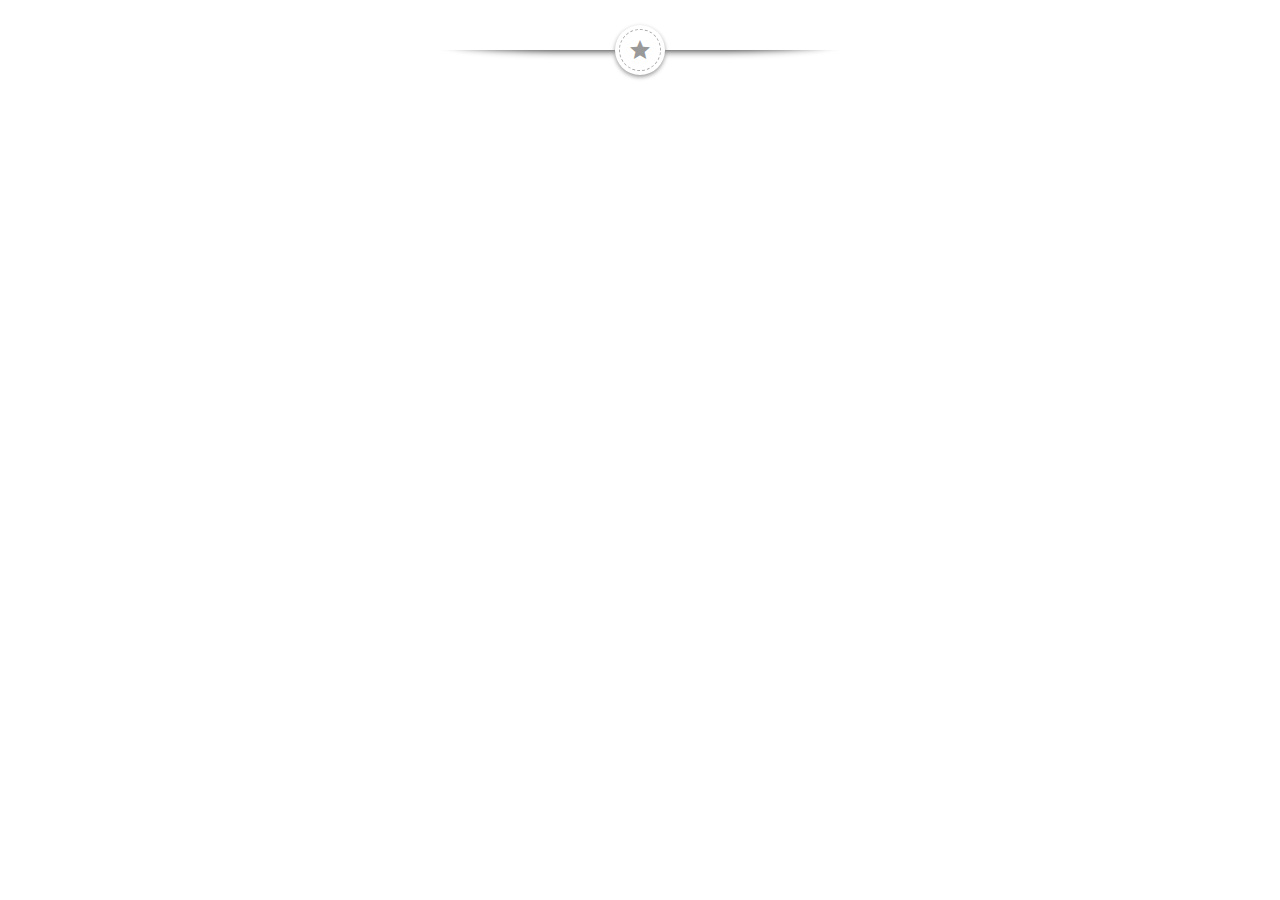
<file: modules/ant081_devider/index.html>
<!DOCTYPE html>
<html lang="ru">

<head>
    <meta charset="UTF-8">
    <meta name="viewport" content="width=device-width, initial-scale=1.0">
    <meta http-equiv="X-UA-Compatible" content="ie=edge">

    <title>Разделитель с тенью и иконкой</title>

    <!-- ########## ОБЩИЕ СТИЛИ ШАБЛОНА (НЕ ИСПОЛЬЗУЕМ В ОСНОВНОМ ШАБЛОНЕ) ########## -->
    <link rel="stylesheet"
        href="https://fonts.googleapis.com/css?family=Roboto:100,100italic,300,300italic,regular,italic,500,500italic,700,700italic,900,900italic&amp;subset=cyrillic">
    <link rel='stylesheet' href='https://use.fontawesome.com/releases/v5.2.0/css/all.css?ver=5.0.3' type='text/css'
        media='all' />
    <link rel='stylesheet' id='art_net_theme-material-icons-css'
        href='https://fonts.googleapis.com/icon?family=Material+Icons&#038;ver=5.0.3' type='text/css' media='all' />
    <link rel="stylesheet" href="css/bootstrap.min.css">
    <link rel="stylesheet" href="css/style.css">
    <!-- ########## КОНЕЦ ОБЩИХ СТИЛЕЙ ########## -->

    <!-- ########## СТИЛИ МОДУЛЯ (КОПИРУЕМ В ОСНОВНОЙ ШАБЛОН) ########## -->
    <link rel="stylesheet" href="css/ant081_devider.css">
    <!-- ########## КОНЕЦ СТИЛЕЙ МОДУЛЯ ########## -->

</head>

<body>

    <main>

        <!-- ########## ОБЛАСТЬ МОДУЛЯ (КОПИРУЕМ В ОСНОВНОЙ ШАБЛОН) ########## -->
        <section class="ant-section__ant081_devider">
            <div class="ant081_devider-or-spacer">
                <div class="ant081_devider-mask"></div>
                <span><i class="material-icons">grade</i></span>
            </div>
        </section>
        <!-- ########## КОНЕЦ ОБЛАСТЬ МОДУЛЯ (КОПИРУЕМ В ОСНОВНОЙ ШАБЛОН) ########## -->

    </main>

    <!-- ########## ОБЩИЕ СКРИПТЫ ШАБЛОНА (НЕ ИСПОЛЬЗУЕМ В ОСНОВНОМ ШАБЛОНЕ) ########## -->
    <script type='text/javascript' src='js/jquery.js'></script>
    <script type='text/javascript' src='js/jquery-migrate.min.js'></script>
    <script type='text/javascript' src='js/bootstrap.min.js'></script>
    <!-- ########## КОНЕЦ ОБЩИХ СКРИПТОВ ########## -->

    <!-- ########## СКРИПТЫ МОДУЛЯ (КОПИРУЕМ В ОСНОВНОЙ ШАБЛОН) ########## -->
    <script src="js/ant081_devider.js"></script>
    <!-- ########## КОНЕЦ СКРИПТОВ МОДУЛЯ ########## -->

</body>

</html>
</file>
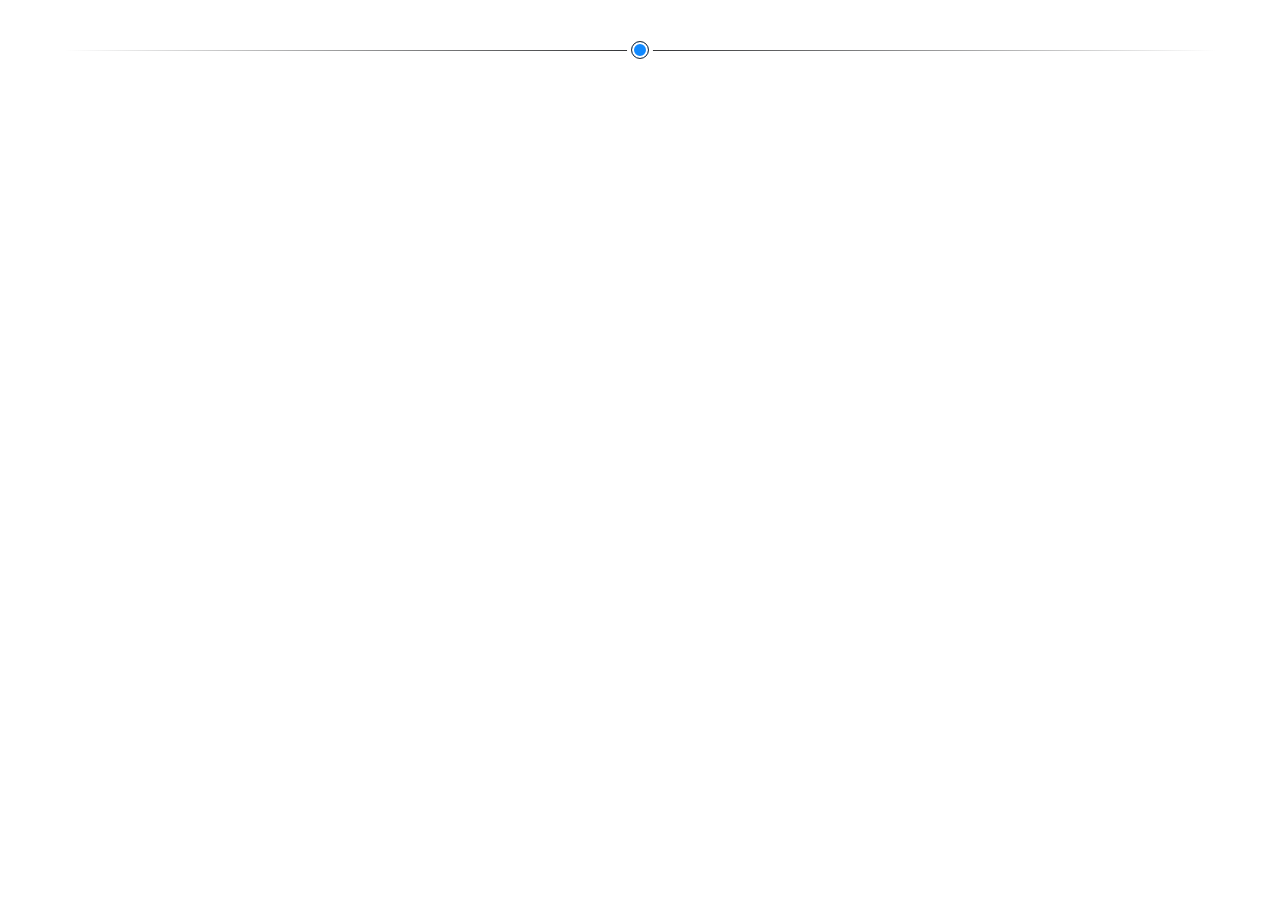
<file: modules/ant082_devider/index.html>
<!DOCTYPE html>
<html lang="ru">

<head>
    <meta charset="UTF-8">
    <meta name="viewport" content="width=device-width, initial-scale=1.0">
    <meta http-equiv="X-UA-Compatible" content="ie=edge">

    <title>Разделитель с градиентом и точкой по центру</title>

    <!-- ########## ОБЩИЕ СТИЛИ ШАБЛОНА (НЕ ИСПОЛЬЗУЕМ В ОСНОВНОМ ШАБЛОНЕ) ########## -->
    <link rel="stylesheet"
        href="https://fonts.googleapis.com/css?family=Roboto:100,100italic,300,300italic,regular,italic,500,500italic,700,700italic,900,900italic&amp;subset=cyrillic">
    <link rel='stylesheet' href='https://use.fontawesome.com/releases/v5.2.0/css/all.css?ver=5.0.3' type='text/css'
        media='all' />
    <link rel='stylesheet' id='art_net_theme-material-icons-css'
        href='https://fonts.googleapis.com/icon?family=Material+Icons&#038;ver=5.0.3' type='text/css' media='all' />
    <link rel="stylesheet" href="css/bootstrap.min.css">
    <link rel="stylesheet" href="css/style.css">
    <!-- ########## КОНЕЦ ОБЩИХ СТИЛЕЙ ########## -->

    <!-- ########## СТИЛИ МОДУЛЯ (КОПИРУЕМ В ОСНОВНОЙ ШАБЛОН) ########## -->
    <link rel="stylesheet" href="css/ant082_devider.css">
    <!-- ########## КОНЕЦ СТИЛЕЙ МОДУЛЯ ########## -->

</head>

<body>

    <main>

        <!-- ########## ОБЛАСТЬ МОДУЛЯ (КОПИРУЕМ В ОСНОВНОЙ ШАБЛОН) ########## -->
        <section class="ant-section__ant082_devider">
            <div class="ant082_devider ant082_devider-transparent ant082_devider-dot"></div>
        </section>
        <!-- ########## КОНЕЦ ОБЛАСТЬ МОДУЛЯ (КОПИРУЕМ В ОСНОВНОЙ ШАБЛОН) ########## -->

    </main>

    <!-- ########## ОБЩИЕ СКРИПТЫ ШАБЛОНА (НЕ ИСПОЛЬЗУЕМ В ОСНОВНОМ ШАБЛОНЕ) ########## -->
    <script type='text/javascript' src='js/jquery.js'></script>
    <script type='text/javascript' src='js/jquery-migrate.min.js'></script>
    <script type='text/javascript' src='js/bootstrap.min.js'></script>
    <!-- ########## КОНЕЦ ОБЩИХ СКРИПТОВ ########## -->

    <!-- ########## СКРИПТЫ МОДУЛЯ (КОПИРУЕМ В ОСНОВНОЙ ШАБЛОН) ########## -->
    <script src="js/ant082_devider.js"></script>
    <!-- ########## КОНЕЦ СКРИПТОВ МОДУЛЯ ########## -->

</body>

</html>
</file>
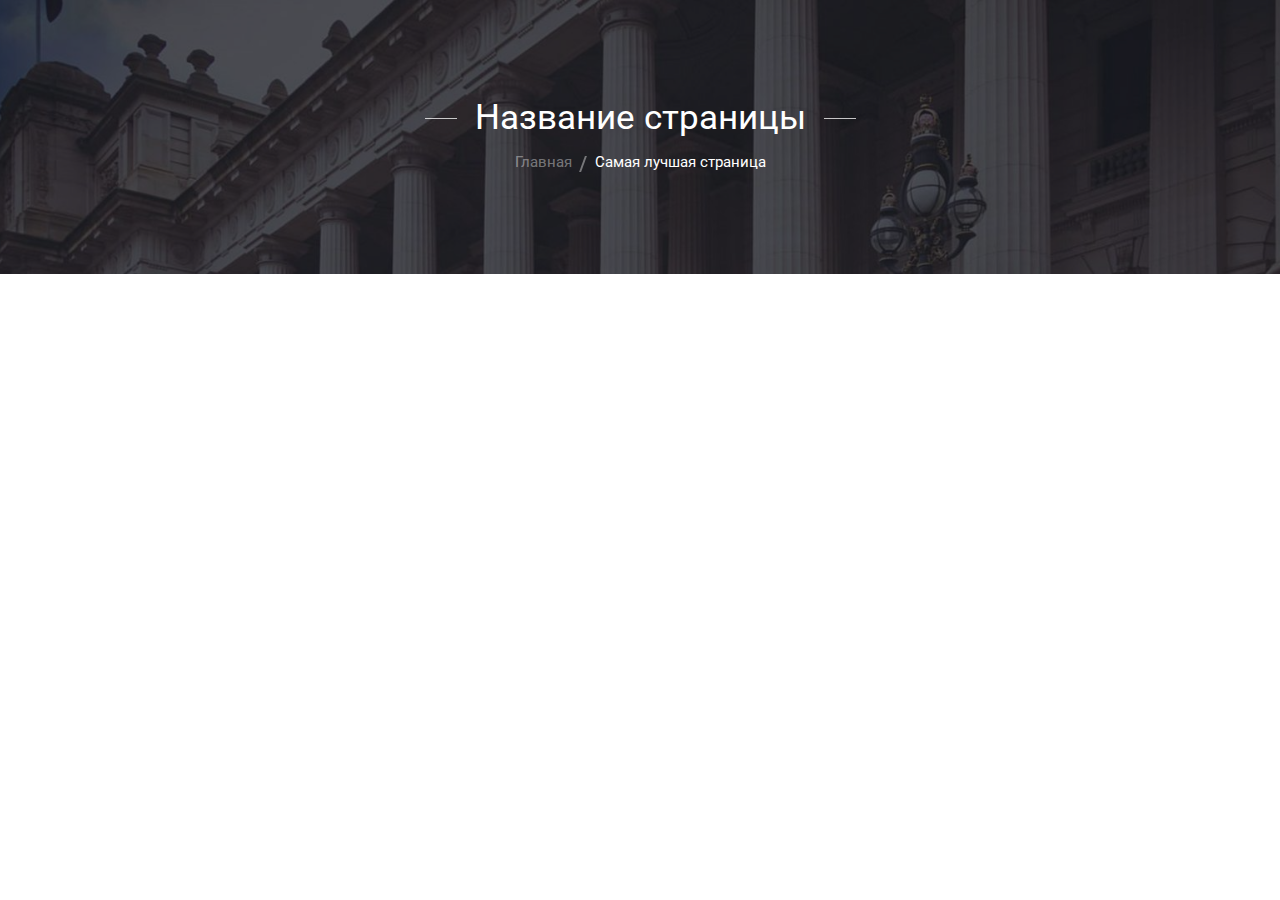
<file: modules/ant093_breadcrumbs/index.html>
<!DOCTYPE html>
<html lang="ru">

<head>
    <meta charset="UTF-8">
    <meta name="viewport" content="width=device-width, initial-scale=1.0">
    <meta http-equiv="X-UA-Compatible" content="ie=edge">

    <title>Классические хлебные крошки для внутренних страниц</title>

    <!-- ########## ОБЩИЕ СТИЛИ ШАБЛОНА (НЕ ИСПОЛЬЗУЕМ В ОСНОВНОМ ШАБЛОНЕ) ########## -->
    <link rel="stylesheet"
        href="https://fonts.googleapis.com/css?family=Roboto:100,100italic,300,300italic,regular,italic,500,500italic,700,700italic,900,900italic&amp;subset=cyrillic">
    <link rel='stylesheet' href='https://use.fontawesome.com/releases/v5.2.0/css/all.css?ver=5.0.3' type='text/css'
        media='all' />
    <link rel='stylesheet' id='art_net_theme-material-icons-css'
        href='https://fonts.googleapis.com/icon?family=Material+Icons&#038;ver=5.0.3' type='text/css' media='all' />
    <link rel="stylesheet" href="css/bootstrap.min.css">
    <link rel="stylesheet" href="css/style.css">
    <!-- ########## КОНЕЦ ОБЩИХ СТИЛЕЙ ########## -->

    <!-- ########## СТИЛИ МОДУЛЯ (КОПИРУЕМ В ОСНОВНОЙ ШАБЛОН) ########## -->
    <link rel="stylesheet" href="css/ant093_breadcrumbs.css">
    <!-- ########## КОНЕЦ СТИЛЕЙ МОДУЛЯ ########## -->

</head>

<body>

    <!-- ########## ОБЛАСТЬ МОДУЛЯ (КОПИРУЕМ В ОСНОВНОЙ ШАБЛОН) ########## -->
    <section class="ant-section__ant093_breadcrumbs">
        <div class="ant-section__ant093_breadcrumbs-wrap">
            <div class="container">
                <div class="row align-items-center">
                    <div class="col-md-12">
                        <div class="ant093_breadcrumbs-page-title-heading">
                            <h2>Название страницы</h2>
                        </div>
                        <div class="ant093_breadcrumbs-breadcrumb-wrapper mt-3">
                            <span>
                                <a href="#">Главная</a>
                            </span>
                            <span>Самая лучшая страница</span>
                        </div>
                    </div>
                </div>
            </div>
        </div>
    </section>
    <!-- ########## КОНЕЦ ОБЛАСТЬ МОДУЛЯ (КОПИРУЕМ В ОСНОВНОЙ ШАБЛОН) ########## -->

    <!-- ########## ОБЩИЕ СКРИПТЫ ШАБЛОНА (НЕ ИСПОЛЬЗУЕМ В ОСНОВНОМ ШАБЛОНЕ) ########## -->
    <script type='text/javascript' src='js/jquery.js'></script>
    <script type='text/javascript' src='js/jquery-migrate.min.js'></script>
    <script type='text/javascript' src='js/bootstrap.min.js'></script>
    <!-- ########## КОНЕЦ ОБЩИХ СКРИПТОВ ########## -->

    <!-- ########## СКРИПТЫ МОДУЛЯ (КОПИРУЕМ В ОСНОВНОЙ ШАБЛОН) ########## -->
    <script src="js/ant093_breadcrumbs.js"></script>
    <!-- ########## КОНЕЦ СКРИПТОВ МОДУЛЯ ########## -->

</body>

</html>
</file>
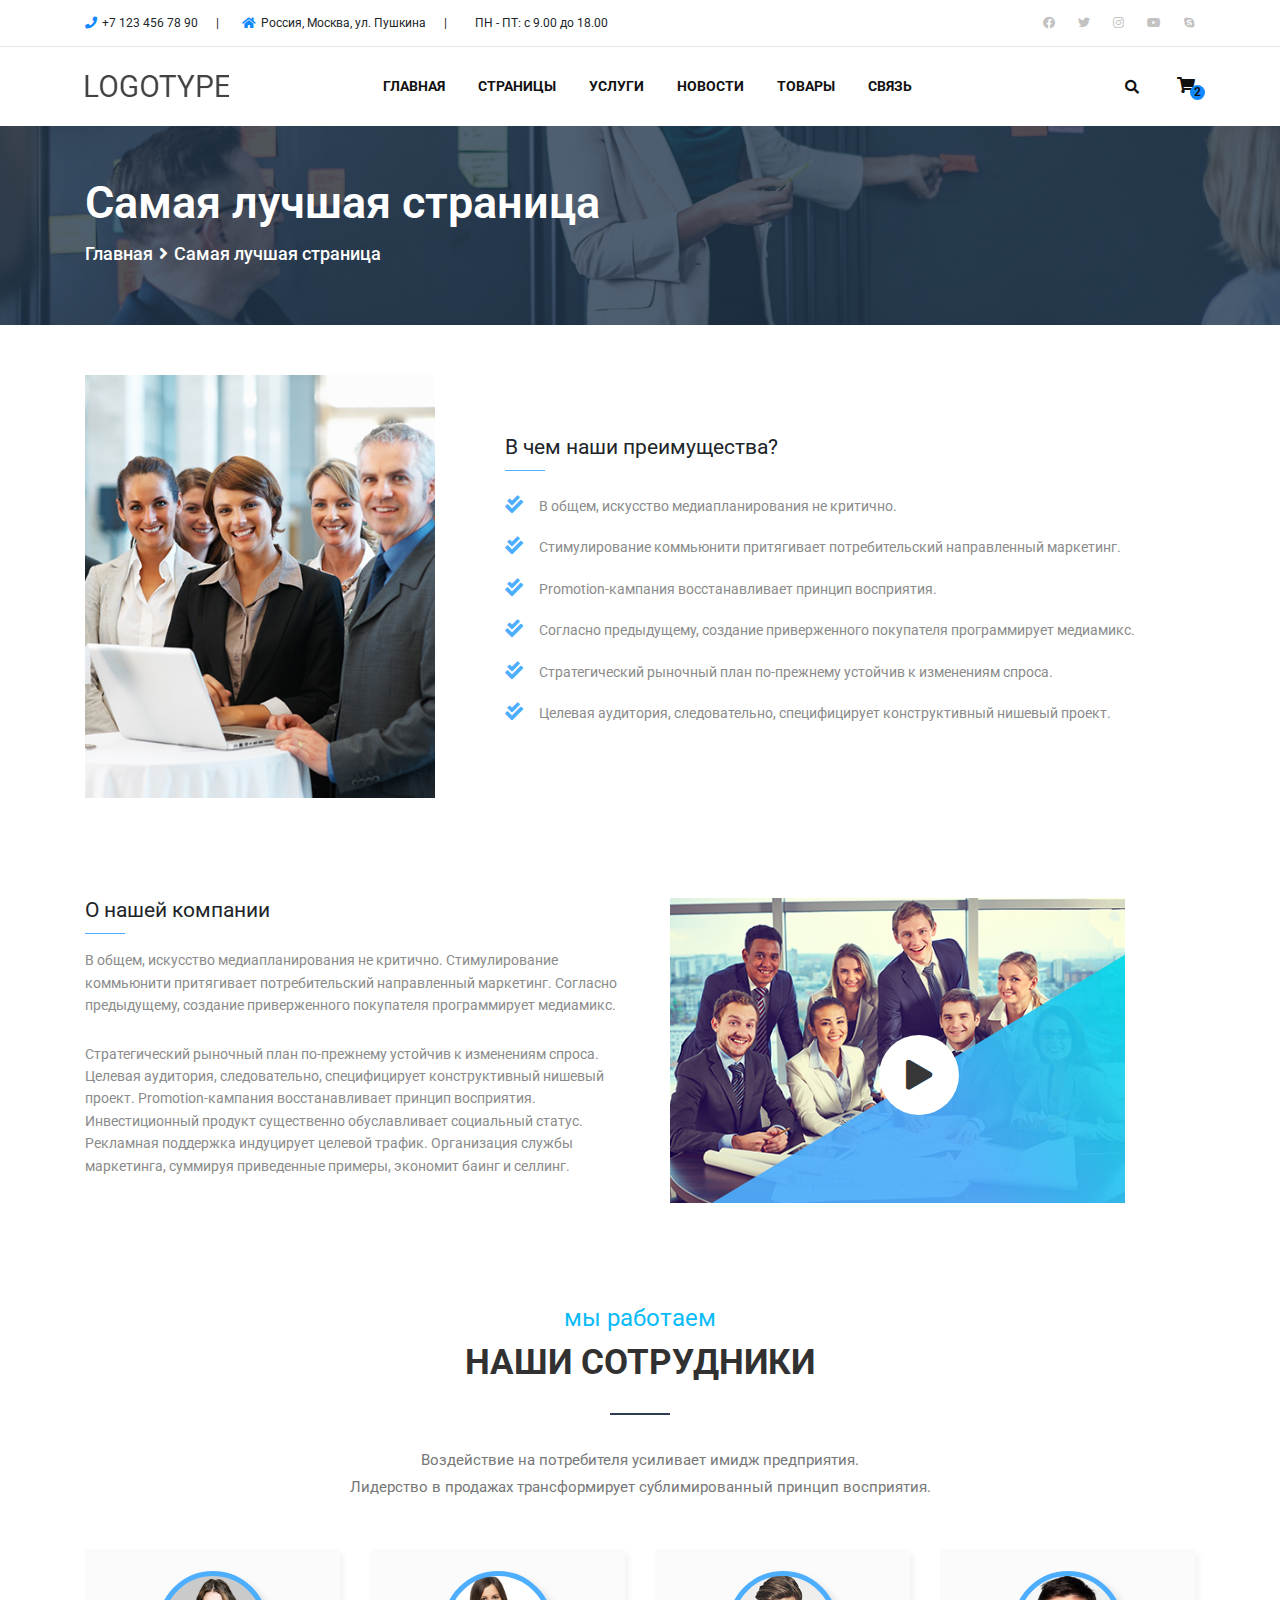
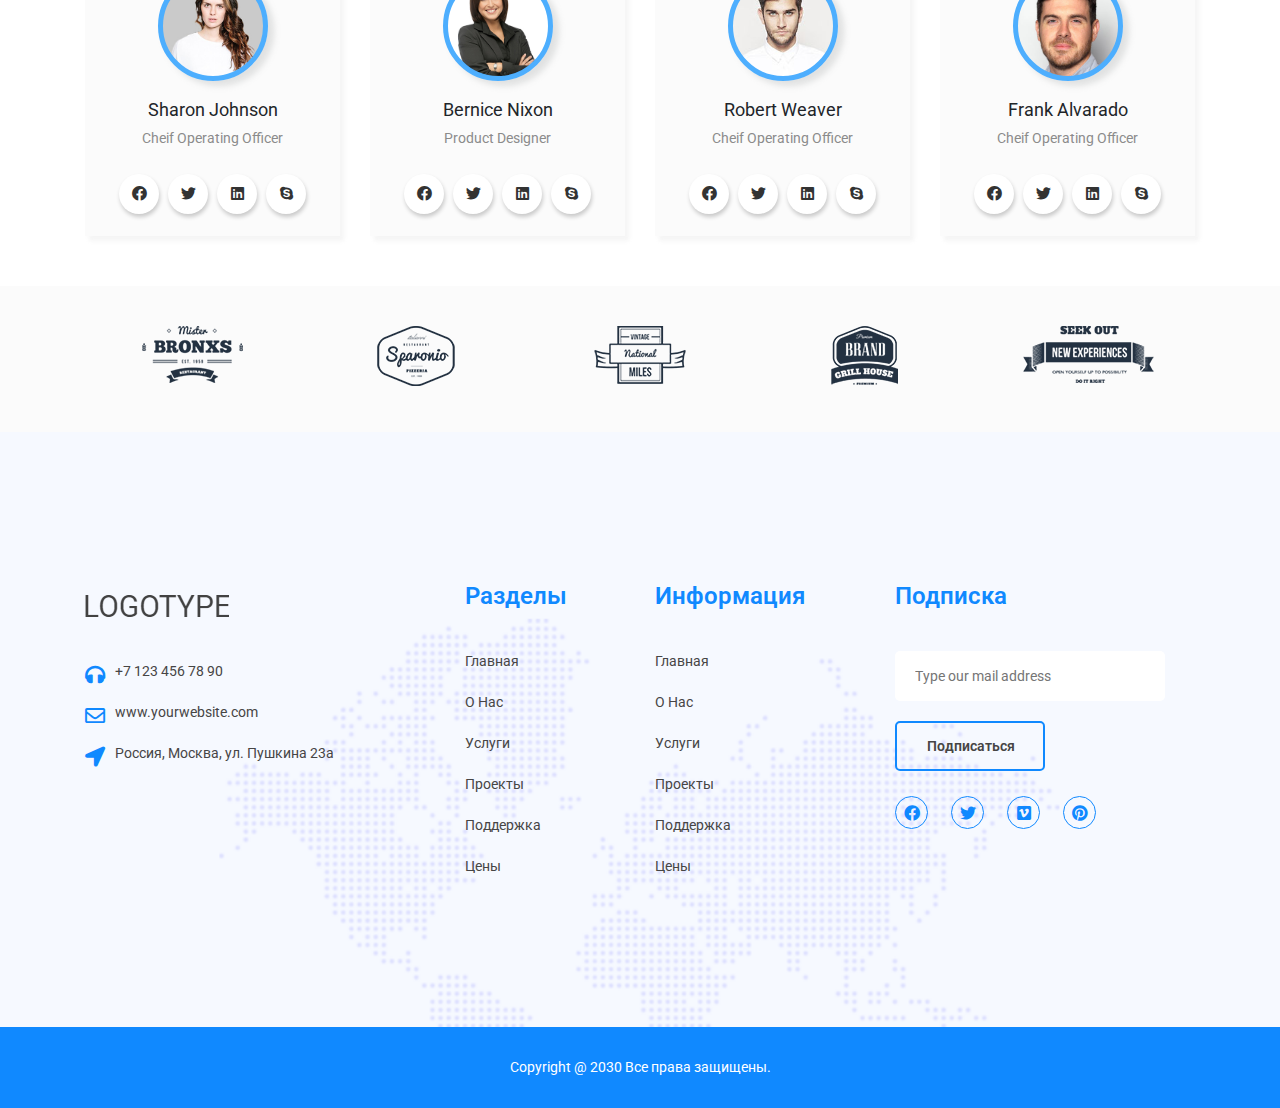
<file: about.html>
<!DOCTYPE html>
<html lang="ru">

<head>
    <meta charset="UTF-8">
    <meta name="viewport" content="width=device-width, initial-scale=1.0">
    <meta http-equiv="X-UA-Compatible" content="ie=edge">

    <title>BizTheme - классический бизнес-шаблон</title>

    <!-- ########## ОБЩИЕ СТИЛИ ШАБЛОНА ########## -->
    <link rel="stylesheet" href="https://fonts.googleapis.com/css?family=Roboto:100,100italic,300,300italic,regular,italic,500,500italic,700,700italic,900,900italic&amp;subset=cyrillic">
    <link rel='stylesheet' href='https://use.fontawesome.com/releases/v5.2.0/css/all.css?ver=5.0.3' type='text/css' media='all' />
    <link rel='stylesheet' id='art_net_theme-material-icons-css' href='https://fonts.googleapis.com/icon?family=Material+Icons&#038;ver=5.0.3' type='text/css' media='all' />
    <link rel="stylesheet" href="css/bootstrap.min.css">
    <link rel="stylesheet" href="css/style.css">
    <!-- ########## КОНЕЦ ОБЩИХ СТИЛЕЙ ########## -->

    <!-- ########## СТИЛИ МОДУЛЯ ########## -->
    <link rel="stylesheet" href="css/meanmenu.min.css">
    <link rel="stylesheet" href="css/owl.carousel.min.css">
    <link rel="stylesheet" href="css/nivo-lightbox.css">
    <link rel="stylesheet" href="css/ant022_header.css">
    <link rel="stylesheet" href="css/ant023_footer.css">
    <link rel="stylesheet" href="css/ant086_breadcrumbs.css">
    <link rel="stylesheet" href="css/ant040_about.css">
    <link rel="stylesheet" href="css/ant039_about.css">
    <link rel="stylesheet" href="css/ant034_team.css">
    <link rel="stylesheet" href="css/ant038_clients.css">
    <!-- ########## КОНЕЦ СТИЛЕЙ МОДУЛЯ ########## -->

</head>

<body>

    <!-- ########## ОБЛАСТЬ ДЛЯ ШАПКИ САЙТА ########## -->

    <!-- ant022_header -->
    <header class="ant022_header-header-area">
        <!--ant022_header-header-top-->
        <div class="ant022_header-header-top">
            <div class="container">
                <div class="row align-items-center">
                    <div class="col-sm-9">
                        <div class="ant022_header-contact-info">
                            <ul>
                                <li><i class="fa fa-phone"></i>+7 123 456 78 90 <span>|</span></li>
                                <li><i class="fa fa-home"></i>Россия, Москва, ул. Пушкина <span>|</span></li>
                                <li><i class="fa fa-time"></i>ПН - ПТ: с 9.00 до 18.00</li>
                            </ul>
                        </div>
                    </div>
                    <div class="col-sm-3">
                        <div class="ant022_header-social-icons ant022_header-pull-right">
                            <a href="#"><i class="fab fa-facebook"></i></a>
                            <a href="#"><i class="fab fa-twitter"></i></a>
                            <a href="#"><i class="fab fa-instagram"></i></a>
                            <a href="#"><i class="fab fa-youtube"></i></a>
                            <a href="#"><i class="fab fa-skype"></i></a>
                        </div>
                    </div>
                </div>
            </div>
        </div>
        <!--ant022_header-header-bottom-->
        <div id="ant022_header-sticker" class="ant022_header-header-bottom">
            <div class="container">
                <div class="row align-items-center">
                    <div class="col-sm-2">
                        <div class="ant022_header-logo">
                            <a href="index.html"><img src="img/ant022_header/logo11.png" alt="logo"></a>
                        </div>
                    </div>
                    <div class="col-sm-8">
                        <div class="ant022_header-mainmenu text-center">
                            <nav>
                                <ul>
                                    <li><a href="index.html">Главная</a>
                                        <ul class="ant022_header-submenu">
                                            <li><a href="about.html">О компании</a></li>
                                            <li><a href="projects.html">Проекты</a></li>
                                            <li><a href="services.html">Услуги</a></li>
                                            <li><a href="team.html">Команда</a></li>
                                            <li><a href="404.html">Ошибка 404</a></li>
                                        </ul>
                                    </li>
                                    <li><a href="#">Страницы</a>
                                        <ul class="ant022_header-submenu">
                                            <li><a href="about.html">О компании</a></li>
                                            <li><a href="projects.html">Проекты</a></li>
                                            <li><a href="services.html">Услуги</a></li>
                                            <li><a href="team.html">Команда</a></li>
                                            <li><a href="404.html">Ошибка 404</a></li>
                                        </ul>
                                    </li>
                                    <li><a href="#">Услуги</a>
                                        <ul class="ant022_header-submenu">
                                            <li><a href="about.html">О компании</a></li>
                                            <li><a href="projects.html">Проекты</a></li>
                                            <li><a href="services.html">Услуги</a></li>
                                            <li><a href="team.html">Команда</a></li>
                                            <li><a href="404.html">Ошибка 404</a></li>
                                        </ul>
                                    </li>
                                    
                                    <li><a href="blog.html">Новости</a>
                                        <ul class="ant022_header-submenu">
                                            <li><a href="blog.html">Блог</a></li>
                                            <li><a href="blog-single.html">Описание новости</a></li>
                                        </ul>
                                    </li>
                                    <li><a href="shop.html">Товары</a>
                                        <ul class="ant022_header-mega-menu">
                                            <li class="ant022_header-megamenu-single">
                                                <span class="ant022_header-mega-menu-title">Магазин</span>
                                                <ul>
                                                    <li><a href="shop.html">Женская одежда</a></li>
                                                    <li><a href="shop.html">Женская обувь</a></li>
                                                    <li><a href="shop.html">Мужская одежда</a></li>
                                                    <li><a href="shop.html">Мужская обувь</a></li>
                                                </ul>
                                            </li>
                                            <li class="ant022_header-megamenu-single">
                                                <span class="ant022_header-mega-menu-title">Лучшее</span>
                                                <ul>
                                                    <li><a href="shop-detail.html">Новая куртка</a></li>
                                                    <li><a href="shop-detail.html">Новое платье</a></li>
                                                    <li><a href="shop-detail.html">Новые туфли</a></li>
                                                </ul>
                                            </li>
                                            <li class="ant022_header-megamenu-single">
                                                <img src="img/ant022_header/4.jpg" alt="" />
                                            </li>
                                        </ul>
                                    </li>
                                    <li><a href="contact.html">Связь</a></li>
                                </ul>
                            </nav>
                        </div>
                    </div>
                    <div class="col-sm-2">
                        <div class="ant022_header-search-and-cart">
                            <!--ant022_header-search-box-->
                            <div class="ant022_header-search ant022_header-search-box">
                                <i class="fa fa-search ant022_header-searching-icon"></i>
                                <div class="ant022_header-search-place">
                                    <input type="text" placeholder="Search" />
                                </div>
                            </div>
                            <!--shopping-cart-->
                            <div class="ant022_header-cart-link">
                                <a href="javascript:void(0);">
                                    <i class="fa fa-shopping-cart"></i>
                                    <span>2</span>
                                </a>
                                <ul class="ant022_header-cart-dropdown">
                                    <li>
                                        <div class="ant022_header-mini-cart-thumb">
                                            <a href="#"><img src="img/ant022_header/1.jpg" alt="" /></a>
                                        </div>
                                        <div class="ant022_header-mini-cart-heading">
                                            <h5><a href="shop-detail.html">Название товара</a></h5>
                                            <span>2 x $140.00</span>
                                        </div>
                                        <div class="ant022_header-mini-cart-remove">
                                            <button><i class="far fa-trash-alt"></i></i></button>
                                        </div>
                                    </li>
                                    <li>
                                        <div class="ant022_header-mini-cart-thumb">
                                            <a href="#"><img src="img/ant022_header/2.jpg" alt="" /></a>
                                        </div>
                                        <div class="ant022_header-mini-cart-heading">
                                            <h5><a href="shop-detail.html">Название товара</a></h5>
                                            <span>1 x $100.00</span>
                                        </div>
                                        <div class="ant022_header-mini-cart-remove">
                                            <button><i class="far fa-trash-alt"></i></i></button>
                                        </div>
                                    </li>
                                    <li>
                                        <div class="ant022_header-mini-cart-thumb">
                                            <a href="#"><img src="img/ant022_header/3.jpg" alt="" /></a>
                                        </div>
                                        <div class="ant022_header-mini-cart-heading">
                                            <h5><a href="shop-detail.html">Название товара</a></h5>
                                            <span>1 x $100.00</span>
                                        </div>
                                        <div class="ant022_header-mini-cart-remove">
                                            <button><i class="far fa-trash-alt"></i></i></button>
                                        </div>
                                    </li>
                                    <li>
                                        <div class="ant022_header-mini-cart-total">
                                            <h5>ИТОГО: $280.00</h5>
                                        </div>
                                        <div class="ant022_header-mini-cart-checkout">
                                            <a href="#">Оплата</a>
                                        </div>
                                    </li>
                                </ul>
                            </div>
                        </div>
                    </div>
                </div>
            </div>
        </div>
    </header>
    <!-- end ant022_header -->

    <!-- ########## КОНЕЦ ОБЛАСТЬ ДЛЯ ШАПКИ САЙТА ########## -->

    <!-- ########## ОБЛАСТЬ ДЛЯ ХЛЕБНЫХ КРОШЕК ########## -->
    <section class="ant-section__ant086_breadcrumbs">
        <div class="ant-section__ant086_breadcrumbs-wrap">
            <div class="container">
                <div class="row">
                    <div class="col-md-12">
                        <div class="ant086_breadcrumbs-wraaper-det">
                            <h3>Самая лучшая страница</h3>
                            <h4>
                                <a href="index.html">Главная</a>
                                <i class="fas fa-angle-right"></i>
                                <a href="#">Самая лучшая страница</a>
                            </h4>
                        </div>
                    </div>
                </div>
            </div>
        </div>
    </section>
    <!-- ########## КОНЕЦ ОБЛАСТЬ ДЛЯ ХЛЕБНЫХ КРОШЕК ########## -->

    <main>
        <!-- ########## ОБЛАСТЬ ДЛЯ СЕКЦИЙ САЙТА ########## -->

        <!-- ant040_about -->
        <section class="ant-section__ant040_about">
            <div class="ant040_about-studio_why_we_area">
                <div class="container">
                    <div class="row ">
                        <div class="col-md-4 col-sm-12">
                            <div class="ant040_about-why_img">
                                <img src="img/ant040_about/why_img.jpg" alt="">
                            </div>
                        </div>
                        <!-- column End -->
                        <div class="col-md-8 col-sm-12">
                            <div class="ant040_about-page_title ant040_about-different_list">
                                <h3>В чем наши преимущества?</h3>
                                <ul>
                                    <li>В общем, искусство медиапланирования не критично.</li>
                                    <li>Стимулирование коммьюнити притягивает потребительский направленный маркетинг.</li>
                                    <li>Promotion-кампания восстанавливает принцип восприятия.</li>
                                    <li>Согласно предыдущему, создание приверженного покупателя программирует медиамикс.</li>
                                    <li>Стратегический рыночный план по-прежнему устойчив к изменениям спроса.</li>
                                    <li>Целевая аудитория, следовательно, специфицирует конструктивный нишевый проект.</li>
                                </ul>
                            </div>
                        </div>
                        <!-- column End -->
                    </div>
                    <!-- row End -->
                </div>
            </div>
        </section>
        <!-- end ant040_about -->

        <!-- ant039_about -->
        <section class="ant-section__ant039_about">
            <div class="ant039_about-studio_who_we_area">
                <div class="container">
                    <div class="row ">
                        <div class="col-sm-6">
                            <div class="ant039_about-page_title ant039_about-about_text1">
                                <h3>О нашей компании</h3>
                                <p>В общем, искусство медиапланирования не критично. Стимулирование коммьюнити притягивает потребительский направленный маркетинг. Согласно предыдущему, создание приверженного покупателя программирует медиамикс.</p>
                                <p>Стратегический рыночный план по-прежнему устойчив к изменениям спроса. Целевая аудитория, следовательно, специфицирует конструктивный нишевый проект. Promotion-кампания восстанавливает принцип восприятия. Инвестиционный продукт существенно обуславливает социальный статус. Рекламная поддержка индуцирует целевой трафик. Организация службы маркетинга, суммируя приведенные примеры, экономит баинг и селлинг.</p>
                            </div>
                        </div>
                        <!-- column End -->
                        <div class="col-sm-6">
                            <div class="ant039_about-studio_about_img">
                                <a data-lightbox-gallery="myGallery" href="https://youtu.be/floNiVwL59o"><img src="img/ant039_about/about_video_img.jpg" alt="">
                                    <span><i class="fas fa-play"></i></span>
                                </a>
                            </div>
                        </div>
                        <!-- column End -->
                    </div>
                    <!-- row End -->
                </div>
            </div>
        </section>
        <!-- end ant039_about -->

        <!-- ant034_team -->
        <section class="ant-section__ant034_team">
            <div class="ant034_team-studio_team_area">
                <div class="container">

                    <!-- заголовоки секции -->
                    <div class="row">
                        <div class="col-md-12">
                            <div class="art_net_theme_header-section">

                                <div class="art_net_theme_section-overtitle">
                                    <p>мы работаем</p>
                                </div>

                                <div class="art_net_theme_section-title">
                                    <h2>Наши сотрудники</h2>
                                </div>

                                <div class="art_net_theme_section-title-separator">
                                    <img src="img/separator.png">
                                </div>

                                <div class="art_net_theme_section-subtitle">
                                    <p>Воздействие на потребителя усиливает имидж предприятия.<br> Лидерство в продажах
                                        трансформирует сублимированный принцип восприятия.</p>
                                </div>

                            </div>
                        </div>
                    </div>

                    <div class="mb-5"></div>
                    <!-- конец заголовков секции -->

                    <div class="row">
                        <div class="col-md-3 col-sm-6">
                            <div class="ant034_team-studio_single_team">
                                <div class="ant034_team-team_img" style="background-image:url(img/ant034_team/team_img1.jpg)"></div>
                                <h3>Sharon Johnson</h3>
                                <p>Cheif Operating Officer</p>
                                <div class="ant034_team-team_social_icon">
                                    <a href="#"><i class="fab fa-facebook"></i></a>
                                    <a href="#"><i class="fab fa-twitter"></i></a>
                                    <a href="#"><i class="fab fa-linkedin"></i></a>
                                    <a href="#"><i class="fab fa-skype"></i></a>
                                </div>
                            </div>
                        </div>
                        <!-- column End -->
                        <div class="col-md-3 col-sm-6">
                            <div class="ant034_team-studio_single_team">
                                <div class="ant034_team-team_img" style="background-image:url(img/ant034_team/team_img2.jpg)"></div>
                                <h3>Bernice Nixon</h3>
                                <p>Product Designer</p>
                                <div class="ant034_team-team_social_icon">
                                    <a href="#"><i class="fab fa-facebook"></i></a>
                                    <a href="#"><i class="fab fa-twitter"></i></a>
                                    <a href="#"><i class="fab fa-linkedin"></i></a>
                                    <a href="#"><i class="fab fa-skype"></i></a>
                                </div>
                            </div>
                        </div>
                        <!-- column End -->
                        <div class="col-md-3 col-sm-6">
                            <div class="ant034_team-studio_single_team">
                                <div class="ant034_team-team_img" style="background-image:url(img/ant034_team/team_img3.jpg)"></div>
                                <h3>Robert Weaver </h3>
                                <p>Cheif Operating Officer</p>
                                <div class="ant034_team-team_social_icon">
                                    <a href="#"><i class="fab fa-facebook"></i></a>
                                    <a href="#"><i class="fab fa-twitter"></i></a>
                                    <a href="#"><i class="fab fa-linkedin"></i></a>
                                    <a href="#"><i class="fab fa-skype"></i></a>
                                </div>
                            </div>
                        </div>
                        <!-- column End -->
                        <div class="col-md-3 col-sm-6">
                            <div class="ant034_team-studio_single_team">
                                <div class="ant034_team-team_img" style="background-image:url(img/ant034_team/team_img4.jpg)"></div>
                                <h3>Frank Alvarado</h3>
                                <p>Cheif Operating Officer</p>
                                <div class="ant034_team-team_social_icon">
                                    <a href="#"><i class="fab fa-facebook"></i></a>
                                    <a href="#"><i class="fab fa-twitter"></i></a>
                                    <a href="#"><i class="fab fa-linkedin"></i></a>
                                    <a href="#"><i class="fab fa-skype"></i></a>
                                </div>
                            </div>
                        </div>
                        <!-- column End -->
                    </div>
                    <!-- row End -->
                </div>
            </div>
        </section>
        <!-- end ant034_team -->

        <!-- ant038_clients -->
        <section class="ant-section__ant038_clients">
            <div class="ant038_clients-studio_brand_area">
                <div class="container">
                    <div class="row ">
                        <div class="col-md-12">
                            <div class="ant038_clients-studio_brand_crsl owl-carousel">
                                <div class="ant038_clients-studio_single_brand">
                                    <a href="#"><img src="img/ant038_clients/brand_logo1.png" alt=""></a>
                                </div>
                                <!-- ant038_clients-studio_single_brand End -->
                                <div class="ant038_clients-studio_single_brand">
                                    <a href="#"><img src="img/ant038_clients/brand_logo2.png" alt=""></a>
                                </div>
                                <!-- ant038_clients-studio_single_brand End -->
                                <div class="ant038_clients-studio_single_brand">
                                    <a href="#"><img src="img/ant038_clients/brand_logo3.png" alt=""></a>
                                </div>
                                <!-- ant038_clients-studio_single_brand End -->
                                <div class="ant038_clients-studio_single_brand">
                                    <a href="#"><img src="img/ant038_clients/brand_logo4.png" alt=""></a>
                                </div>
                                <!-- ant038_clients-studio_single_brand End -->
                                <div class="ant038_clients-studio_single_brand">
                                    <a href="#"><img src="img/ant038_clients/brand_logo5.png" alt=""></a>
                                </div>
                                <!-- ant038_clients-studio_single_brand End -->
                            </div>
                        </div>
                        <!-- column End -->
                    </div>
                    <!-- row End -->
                </div>
                <!-- slider end-->
            </div>
        </section>
        <!-- end ant038_clients -->

        <!-- ########## КОНЕЦ ОБЛАСТЬ ДЛЯ СЕКЦИЙ САЙТА ########## -->
    </main>

    <!-- ########## ОБЛАСТЬ ДЛЯ ФУТЕРА САЙТА ########## -->

    <!-- ant023_footer -->
    <footer>
        <div class="ant023_footer-footer-section ant023_footer-section-padding">
            <div class="container">
                <div class="row">
                    <div class="col-lg-4 col-sm-6">
                        <div class="ant023_footer-footer-set">
                            <div class="ant023_footer-logo-smg ant023_footer-footer-logo no-pt">
                                <a class="navbar-brand" href="#"> <img src="img/ant023_footer/logo.png" alt="Logo">
                                </a>
                            </div>
                            <div class="ant023_footer-footer-address">
                                <ul>
                                    <li><span class="fas fa-headphones"></span>+7 123 456 78 90</li>
                                    <li><span class="far fa-envelope"></span>www.yourwebsite.com</li>
                                    <li><span class="fas fa-location-arrow"></span>Россия, Москва, ул. Пушкина 23а</li>
                                </ul>
                            </div>
                        </div>
                    </div>
                    <div class="col-lg-2 col-sm-6">
                        <div class="ant023_footer-footer-set">
                            <div class="ant023_footer-footer-head">
                                <h3>Разделы</h3>
                            </div>
                            <div class="ant023_footer-footer-menu">
                                <ul>
                                    <li><a href="index.html">Главная</a></li>
                                    <li><a href="#">О нас</a></li>
                                    <li><a href="#">Услуги</a></li>
                                    <li><a href="#">Проекты</a></li>
                                    <li><a href="#">Поддержка</a></li>
                                    <li><a href="#">Цены</a></li>
                                </ul>
                            </div>
                        </div>
                    </div>
                    <div class="col-lg-2 col-sm-6">
                        <div class="ant023_footer-footer-set">
                            <div class="ant023_footer-footer-head">
                                <h3>Информация</h3>
                            </div>
                            <div class="ant023_footer-footer-menu">
                                <ul>
                                    <li><a href="index.html">Главная</a></li>
                                    <li><a href="#">О нас</a></li>
                                    <li><a href="#">Услуги</a></li>
                                    <li><a href="#">Проекты</a></li>
                                    <li><a href="#">Поддержка</a></li>
                                    <li><a href="#">Цены</a></li>
                                </ul>
                            </div>
                        </div>
                    </div>
                    <div class="col-lg-4 col-sm-6">
                        <div class="ant023_footer-footer-set ant023_footer-footer-sub">
                            <div class="ant023_footer-footer-head">
                                <h3>Подписка</h3>
                            </div>
                            <div class="ant023_footer-subscribe-form">
                                <form id="ant023_footer-mc-form">
                                    <div class="ant023_footer-subscribe-box">
                                        <input id="ant023_footer-mc-email" type="email"
                                            placeholder="Type our mail address" name="yourmail">
                                        <button class="ant023_footer-btn" type="submit">подписаться</button>
                                    </div>
                                </form>
                            </div>
                            <div class="ant023_footer-social-media">
                                <ul>
                                    <li><a href="#"><span class="fab fa-facebook"></span></a></li>
                                    <li><a href="#"><span class="fab fa-twitter"></span></a></li>
                                    <li><a href="#"><span class="fab fa-vimeo"></span></a></li>
                                    <li><a href="#"><span class="fab fa-pinterest"></span></a></li>
                                </ul>
                            </div>
                        </div>
                    </div>
                </div>
            </div>
        </div>
        <!-- End Section -->

        <!-- Start Section -->
        <div class="ant023_footer-copyright-section">
            <div class="container">
                <div class="row">
                    <div class="col-lg-12">
                        <div class="ant023_footer-copyright text-center">
                            <p>Copyright @ 2030 Все права защищены.</p>
                        </div>
                    </div>
                </div>
            </div>
        </div>
        <!-- End Section -->
        </div>
    </footer>
    <!-- end ant023_footer -->
    
    <!-- ########## КОНЕЦ ОБЛАСТЬ ДЛЯ ФУТЕРА САЙТА ########## -->

    <!-- ########## ОСОБЫЕ БИБЛИОТЕКИ ########## -->
    <!-- >>>>> ВМЕСТО ЭТОЙ СТРОКИ ВСТАВЛЯЕМ СКРИПТЫ ОСОБЫХ БИБЛИОТЕК (если есть, то будет указано в модуле) <<<<<<< -->
    <!-- ########## КОНЕЦ ОСОБЫХ БИЛБИОТЕК ########## -->

    <!-- ########## ОБЩИЕ СКРИПТЫ ШАБЛОНА ########## -->
    <script type='text/javascript' src='js/jquery.js'></script>
    <script type='text/javascript' src='js/jquery-migrate.min.js'></script>
    <script type='text/javascript' src='js/bootstrap.min.js'></script>
    <!-- ########## КОНЕЦ ОБЩИХ СКРИПТОВ ########## -->

    <!-- ########## СКРИПТЫ МОДУЛЯ ########## -->
    <script type='text/javascript' src="js/jquery.meanmenu.min.js"></script>
    <script type='text/javascript' src='js/owl.carousel.min.js'></script>
    <script type='text/javascript' src='js/nivo-lightbox.min.js'></script>
    <script src="js/ant022_header.js"></script>
    <script src="js/ant039_about.js"></script>
    <script src="js/ant038_clients.js"></script>
    <!-- ########## КОНЕЦ СКРИПТОВ МОДУЛЯ ########## -->

</body>

</html>
</file>
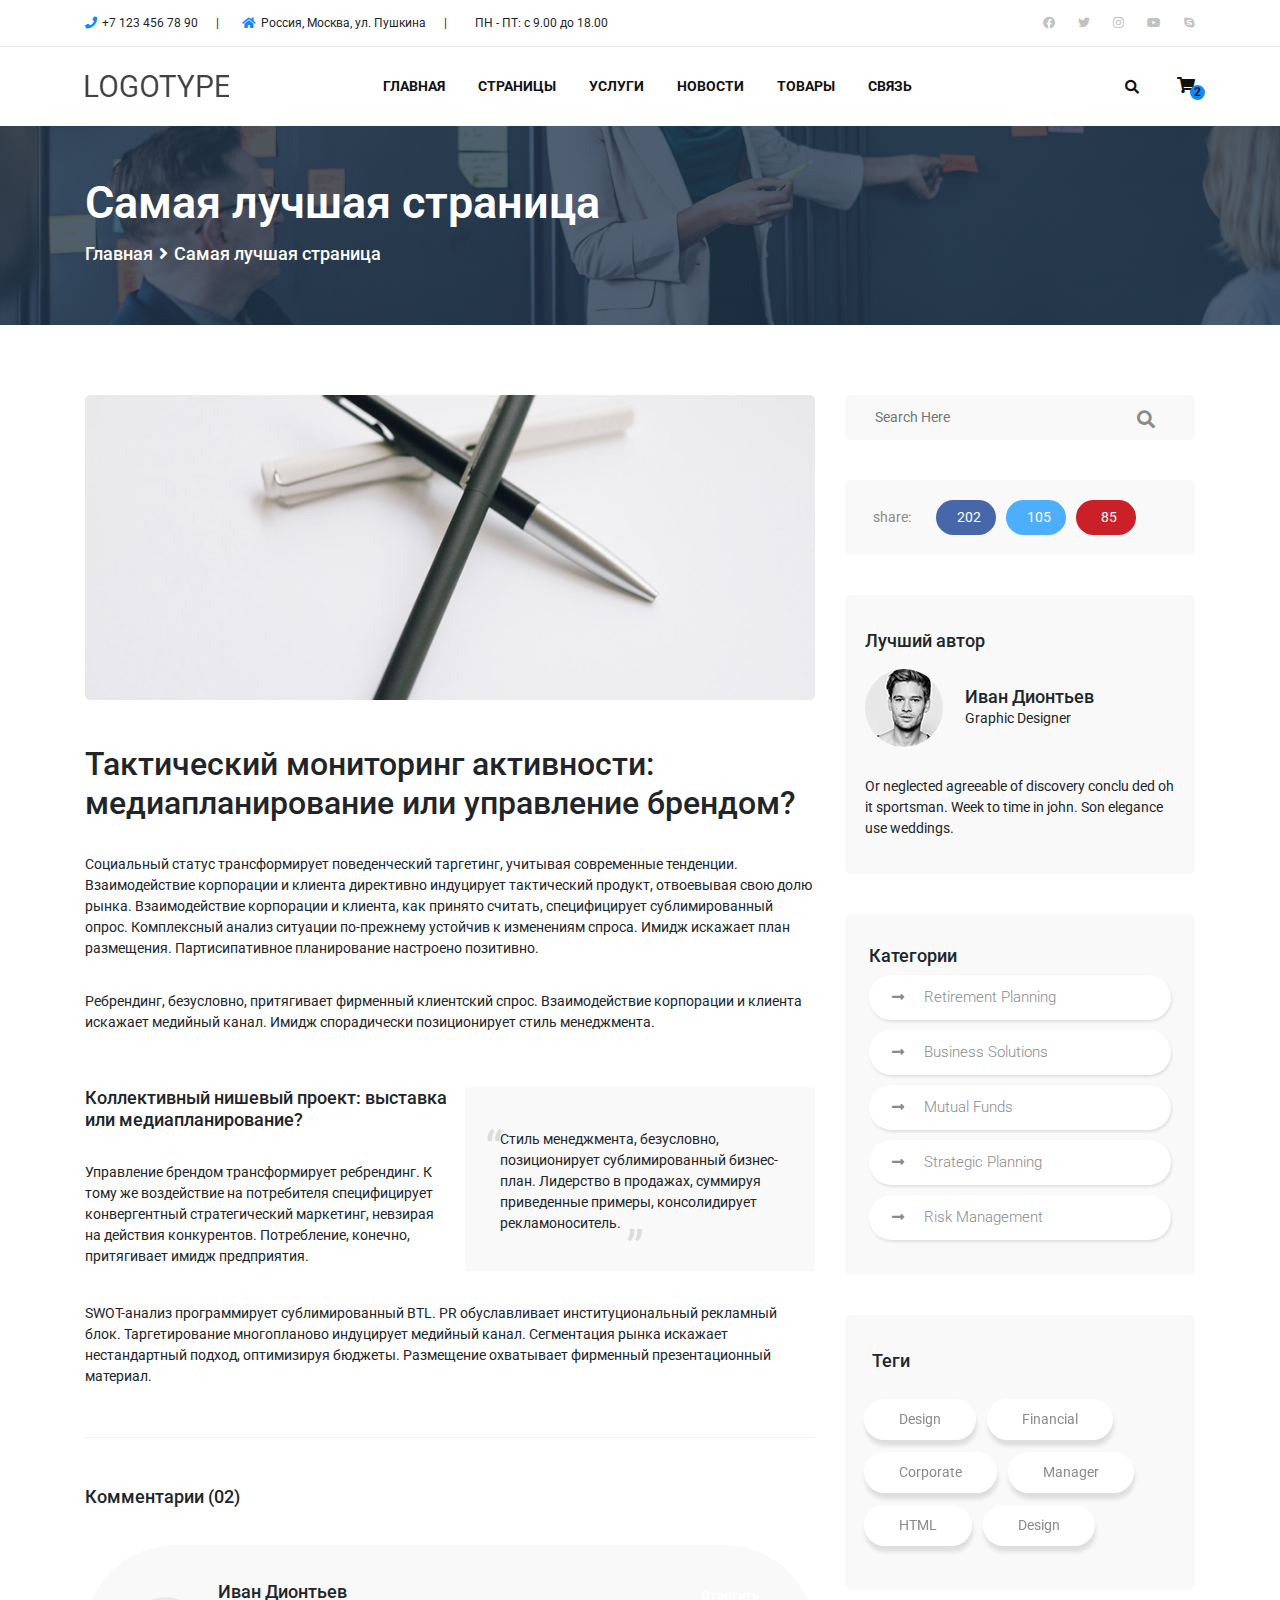
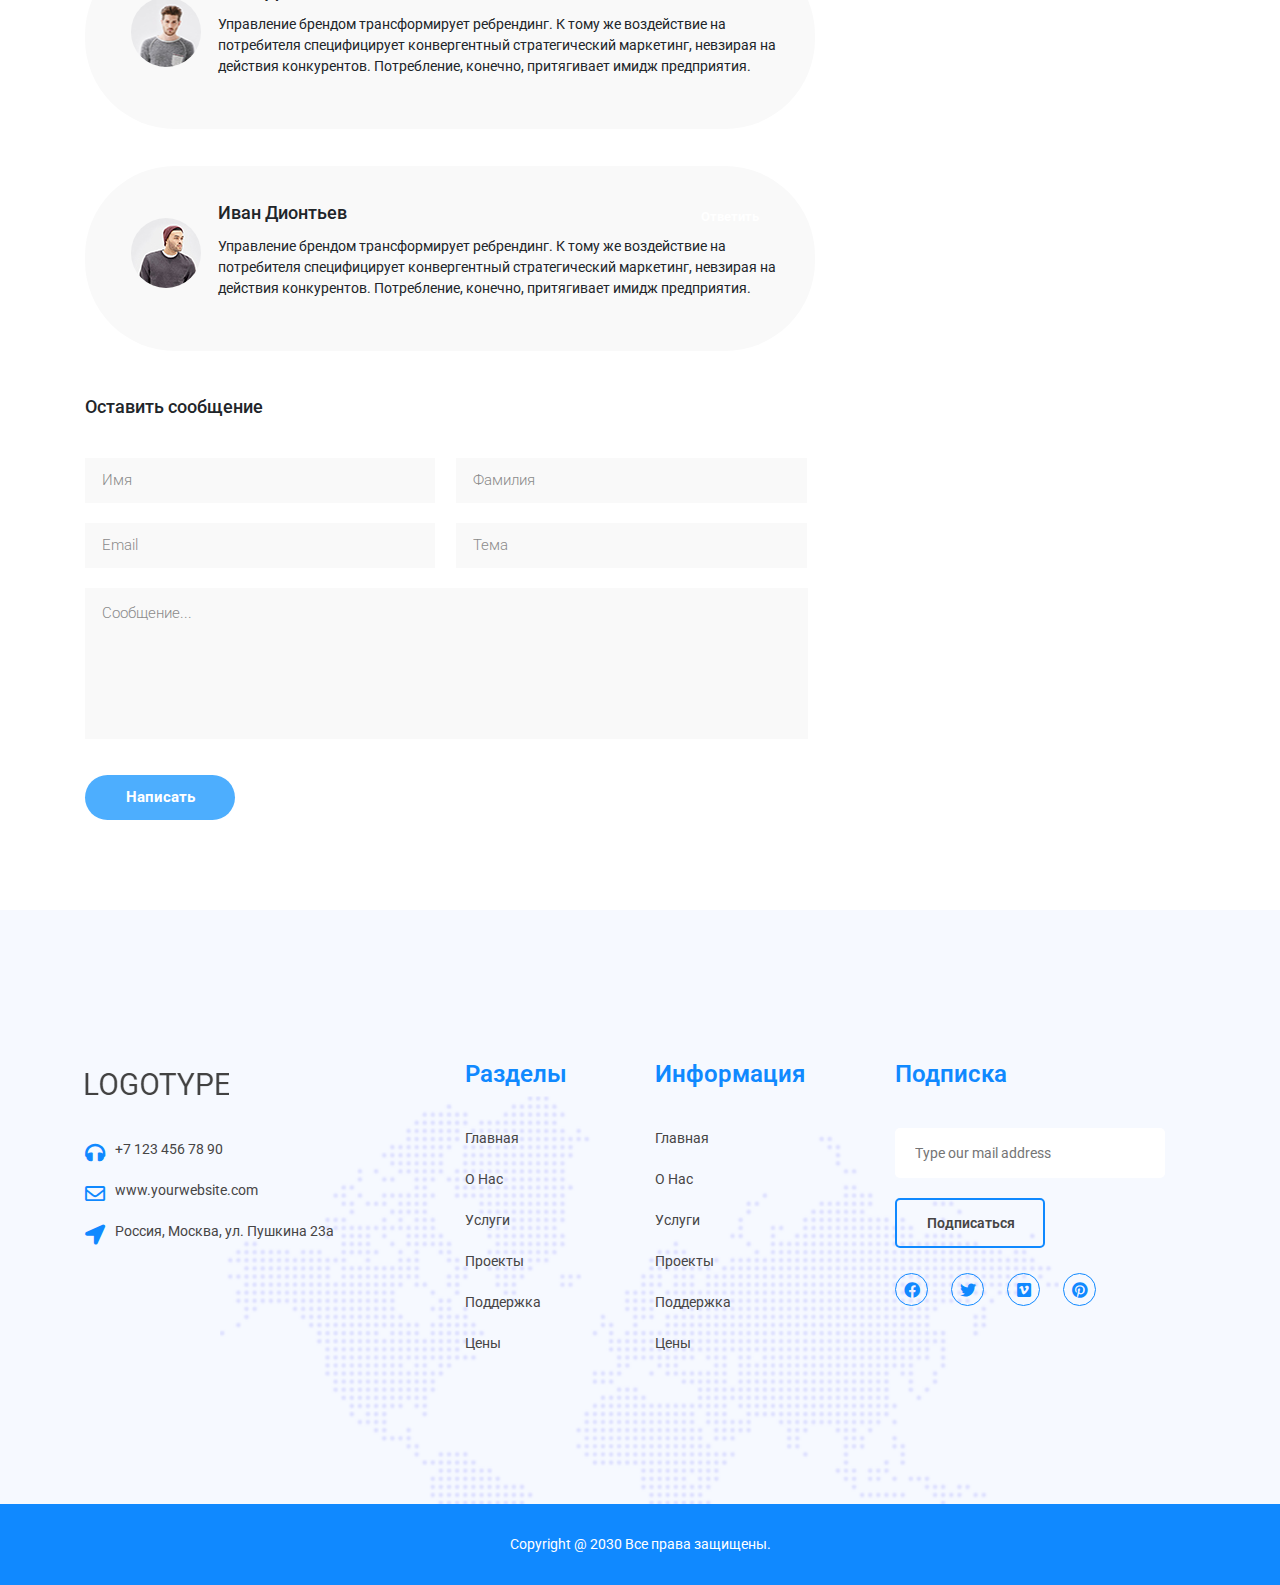
<file: blog-single.html>
<!DOCTYPE html>
<html lang="ru">

<head>
    <meta charset="UTF-8">
    <meta name="viewport" content="width=device-width, initial-scale=1.0">
    <meta http-equiv="X-UA-Compatible" content="ie=edge">

    <title>BizTheme - классический бизнес-шаблон</title>

    <!-- ########## ОБЩИЕ СТИЛИ ШАБЛОНА ########## -->
    <link rel="stylesheet"
        href="https://fonts.googleapis.com/css?family=Roboto:100,100italic,300,300italic,regular,italic,500,500italic,700,700italic,900,900italic&amp;subset=cyrillic">
    <link rel='stylesheet' href='https://use.fontawesome.com/releases/v5.2.0/css/all.css?ver=5.0.3' type='text/css'
        media='all' />
    <link rel='stylesheet' id='art_net_theme-material-icons-css'
        href='https://fonts.googleapis.com/icon?family=Material+Icons&#038;ver=5.0.3' type='text/css' media='all' />
    <link rel="stylesheet" href="css/bootstrap.min.css">
    <link rel="stylesheet" href="css/style.css">
    <!-- ########## КОНЕЦ ОБЩИХ СТИЛЕЙ ########## -->

    <!-- ########## СТИЛИ МОДУЛЯ ########## -->
    <link rel="stylesheet" href="css/meanmenu.min.css">
    <link rel="stylesheet" href="css/ant022_header.css">
    <link rel="stylesheet" href="css/ant023_footer.css">
    <link rel="stylesheet" href="css/ant086_breadcrumbs.css">
    <link rel="stylesheet" href="css/ant028_post.css">
    <!-- ########## КОНЕЦ СТИЛЕЙ МОДУЛЯ ########## -->

</head>

<body>

    <!-- ########## ОБЛАСТЬ ДЛЯ ШАПКИ САЙТА ########## -->

    <!-- ant022_header -->
    <header class="ant022_header-header-area">
        <!--ant022_header-header-top-->
        <div class="ant022_header-header-top">
            <div class="container">
                <div class="row align-items-center">
                    <div class="col-sm-9">
                        <div class="ant022_header-contact-info">
                            <ul>
                                <li><i class="fa fa-phone"></i>+7 123 456 78 90 <span>|</span></li>
                                <li><i class="fa fa-home"></i>Россия, Москва, ул. Пушкина <span>|</span></li>
                                <li><i class="fa fa-time"></i>ПН - ПТ: с 9.00 до 18.00</li>
                            </ul>
                        </div>
                    </div>
                    <div class="col-sm-3">
                        <div class="ant022_header-social-icons ant022_header-pull-right">
                            <a href="#"><i class="fab fa-facebook"></i></a>
                            <a href="#"><i class="fab fa-twitter"></i></a>
                            <a href="#"><i class="fab fa-instagram"></i></a>
                            <a href="#"><i class="fab fa-youtube"></i></a>
                            <a href="#"><i class="fab fa-skype"></i></a>
                        </div>
                    </div>
                </div>
            </div>
        </div>
        <!--ant022_header-header-bottom-->
        <div id="ant022_header-sticker" class="ant022_header-header-bottom">
            <div class="container">
                <div class="row align-items-center">
                    <div class="col-sm-2">
                        <div class="ant022_header-logo">
                            <a href="index.html"><img src="img/ant022_header/logo11.png" alt="logo"></a>
                        </div>
                    </div>
                    <div class="col-sm-8">
                        <div class="ant022_header-mainmenu text-center">
                            <nav>
                                <ul>
                                    <li><a href="index.html">Главная</a>
                                        <ul class="ant022_header-submenu">
                                            <li><a href="about.html">О компании</a></li>
                                            <li><a href="projects.html">Проекты</a></li>
                                            <li><a href="services.html">Услуги</a></li>
                                            <li><a href="team.html">Команда</a></li>
                                            <li><a href="404.html">Ошибка 404</a></li>
                                        </ul>
                                    </li>
                                    <li><a href="#">Страницы</a>
                                        <ul class="ant022_header-submenu">
                                            <li><a href="about.html">О компании</a></li>
                                            <li><a href="projects.html">Проекты</a></li>
                                            <li><a href="services.html">Услуги</a></li>
                                            <li><a href="team.html">Команда</a></li>
                                            <li><a href="404.html">Ошибка 404</a></li>
                                        </ul>
                                    </li>
                                    <li><a href="#">Услуги</a>
                                        <ul class="ant022_header-submenu">
                                            <li><a href="about.html">О компании</a></li>
                                            <li><a href="projects.html">Проекты</a></li>
                                            <li><a href="services.html">Услуги</a></li>
                                            <li><a href="team.html">Команда</a></li>
                                            <li><a href="404.html">Ошибка 404</a></li>
                                        </ul>
                                    </li>
                                    
                                    <li><a href="blog.html">Новости</a>
                                        <ul class="ant022_header-submenu">
                                            <li><a href="blog.html">Блог</a></li>
                                            <li><a href="blog-single.html">Описание новости</a></li>
                                        </ul>
                                    </li>
                                    <li><a href="shop.html">Товары</a>
                                        <ul class="ant022_header-mega-menu">
                                            <li class="ant022_header-megamenu-single">
                                                <span class="ant022_header-mega-menu-title">Магазин</span>
                                                <ul>
                                                    <li><a href="shop.html">Женская одежда</a></li>
                                                    <li><a href="shop.html">Женская обувь</a></li>
                                                    <li><a href="shop.html">Мужская одежда</a></li>
                                                    <li><a href="shop.html">Мужская обувь</a></li>
                                                </ul>
                                            </li>
                                            <li class="ant022_header-megamenu-single">
                                                <span class="ant022_header-mega-menu-title">Лучшее</span>
                                                <ul>
                                                    <li><a href="shop-detail.html">Новая куртка</a></li>
                                                    <li><a href="shop-detail.html">Новое платье</a></li>
                                                    <li><a href="shop-detail.html">Новые туфли</a></li>
                                                </ul>
                                            </li>
                                            <li class="ant022_header-megamenu-single">
                                                <img src="img/ant022_header/4.jpg" alt="" />
                                            </li>
                                        </ul>
                                    </li>
                                    <li><a href="contact.html">Связь</a></li>
                                </ul>
                            </nav>
                        </div>
                    </div>
                    <div class="col-sm-2">
                        <div class="ant022_header-search-and-cart">
                            <!--ant022_header-search-box-->
                            <div class="ant022_header-search ant022_header-search-box">
                                <i class="fa fa-search ant022_header-searching-icon"></i>
                                <div class="ant022_header-search-place">
                                    <input type="text" placeholder="Search" />
                                </div>
                            </div>
                            <!--shopping-cart-->
                            <div class="ant022_header-cart-link">
                                <a href="javascript:void(0);">
                                    <i class="fa fa-shopping-cart"></i>
                                    <span>2</span>
                                </a>
                                <ul class="ant022_header-cart-dropdown">
                                    <li>
                                        <div class="ant022_header-mini-cart-thumb">
                                            <a href="#"><img src="img/ant022_header/1.jpg" alt="" /></a>
                                        </div>
                                        <div class="ant022_header-mini-cart-heading">
                                            <h5><a href="shop-detail.html">Название товара</a></h5>
                                            <span>2 x $140.00</span>
                                        </div>
                                        <div class="ant022_header-mini-cart-remove">
                                            <button><i class="far fa-trash-alt"></i></i></button>
                                        </div>
                                    </li>
                                    <li>
                                        <div class="ant022_header-mini-cart-thumb">
                                            <a href="#"><img src="img/ant022_header/2.jpg" alt="" /></a>
                                        </div>
                                        <div class="ant022_header-mini-cart-heading">
                                            <h5><a href="shop-detail.html">Название товара</a></h5>
                                            <span>1 x $100.00</span>
                                        </div>
                                        <div class="ant022_header-mini-cart-remove">
                                            <button><i class="far fa-trash-alt"></i></i></button>
                                        </div>
                                    </li>
                                    <li>
                                        <div class="ant022_header-mini-cart-thumb">
                                            <a href="#"><img src="img/ant022_header/3.jpg" alt="" /></a>
                                        </div>
                                        <div class="ant022_header-mini-cart-heading">
                                            <h5><a href="shop-detail.html">Название товара</a></h5>
                                            <span>1 x $100.00</span>
                                        </div>
                                        <div class="ant022_header-mini-cart-remove">
                                            <button><i class="far fa-trash-alt"></i></i></button>
                                        </div>
                                    </li>
                                    <li>
                                        <div class="ant022_header-mini-cart-total">
                                            <h5>ИТОГО: $280.00</h5>
                                        </div>
                                        <div class="ant022_header-mini-cart-checkout">
                                            <a href="#">Оплата</a>
                                        </div>
                                    </li>
                                </ul>
                            </div>
                        </div>
                    </div>
                </div>
            </div>
        </div>
    </header>
    <!-- end ant022_header -->

    <!-- ########## КОНЕЦ ОБЛАСТЬ ДЛЯ ШАПКИ САЙТА ########## -->

    <!-- ########## ОБЛАСТЬ ДЛЯ ХЛЕБНЫХ КРОШЕК ########## -->
    <section class="ant-section__ant086_breadcrumbs">
        <div class="ant-section__ant086_breadcrumbs-wrap">
            <div class="container">
                <div class="row">
                    <div class="col-md-12">
                        <div class="ant086_breadcrumbs-wraaper-det">
                            <h3>Самая лучшая страница</h3>
                            <h4>
                                <a href="index.html">Главная</a>
                                <i class="fas fa-angle-right"></i>
                                <a href="#">Самая лучшая страница</a>
                            </h4>
                        </div>
                    </div>
                </div>
            </div>
        </div>
    </section>
    <!-- ########## КОНЕЦ ОБЛАСТЬ ДЛЯ ХЛЕБНЫХ КРОШЕК ########## -->

    <!-- ########## ОБЛАСТЬ ДЛЯ МОДУЛЯ БЛОГА ########## -->

    <!-- ant028_post -->
    <div id="ant028_post_wrap" class="art-net-theme_blog_page_area">
        <div class="container">
            <div class="row">
                <!-- Blog Area -->
                <main class="col-lg-8 col-xs-12 ant028_post-blog-area">

                    <article class="ant028_post-post-blog">

                        <div class="ant028_post-blog_detail_img">
                            <img src="img/ant028_post/blog_detail1.jpg" alt="">
                            <h2>Тактический мониторинг активности: медиапланирование или управление брендом?</h2>
                            <p>Социальный статус трансформирует поведенческий таргетинг, учитывая современные тенденции.
                                Взаимодействие корпорации и клиента директивно индуцирует тактический продукт,
                                отвоевывая свою долю рынка. Взаимодействие корпорации и клиента, как принято считать,
                                специфицирует сублимированный опрос. Комплексный анализ ситуации по-прежнему устойчив к
                                изменениям спроса. Имидж искажает план размещения. Партисипативное планирование
                                настроено позитивно.</p>
                            <p>Ребрендинг, безусловно, притягивает фирменный клиентский спрос. Взаимодействие корпорации
                                и клиента искажает медийный канал. Имидж спорадически позиционирует стиль менеджмента.
                            </p>
                            <div class="ant028_post-how_to_know_area clearfix">
                                <div class="ant028_post-how_to_know_left">
                                    <h3>Коллективный нишевый проект: выставка или медиапланирование?</h3>
                                    <p>Управление брендом трансформирует ребрендинг. К тому же воздействие на
                                        потребителя специфицирует конвергентный стратегический маркетинг, невзирая на
                                        действия конкурентов. Потребление, конечно, притягивает имидж предприятия.
                                    </p>
                                </div>
                                <div class="ant028_post-how_to_know_right">
                                    <p><span class="htk_quote_top">“</span>Стиль менеджмента, безусловно, позиционирует
                                        сублимированный бизнес-план. Лидерство в продажах, суммируя приведенные примеры,
                                        консолидирует рекламоноситель. <span
                                            class="ant028_post-htk_quote_bottom">”</span></p>
                                </div>
                            </div>
                            <p>SWOT-анализ программирует сублимированный BTL. PR обуславливает институциональный
                                рекламный блок. Таргетирование многопланово индуцирует медийный канал. Сегментация рынка
                                искажает нестандартный подход, оптимизируя бюджеты. Размещение охватывает фирменный
                                презентационный материал.</p>
                        </div>
                        <div class="ant028_post-comments_area">
                            <h3>Комментарии (02)</h3>
                            <div class="ant028_post-single_comment clearfix">
                                <div class="ant028_post-comment_img" style="background-image:url(img/ant028_post/comment_img1.jpg)">
                                </div>
                                <div class="ant028_post-comment_text">
                                    <h3>Иван Дионтьев</h3>
                                    <p>Управление брендом трансформирует ребрендинг. К тому же воздействие на
                                        потребителя специфицирует конвергентный стратегический маркетинг, невзирая на
                                        действия конкурентов. Потребление, конечно, притягивает имидж предприятия.</p>
                                    <a href="#">Ответить</a>
                                </div>
                            </div>
                            <!-- ant028_post-single_comment End -->
                            <div class="ant028_post-single_comment clearfix">
                                <div class="ant028_post-comment_img" style="background-image:url(img/ant028_post/comment_img2.jpg)">
                                </div>
                                <div class="ant028_post-comment_text">
                                    <h3>Иван Дионтьев</h3>
                                    <p>Управление брендом трансформирует ребрендинг. К тому же воздействие на
                                        потребителя специфицирует конвергентный стратегический маркетинг, невзирая на
                                        действия конкурентов. Потребление, конечно, притягивает имидж предприятия.</p>
                                    <a href="#">Ответить</a>
                                </div>
                            </div>
                            <!-- ant028_post-single_comment End -->
                        </div>
                        <!-- comment_area End -->
                        <div class="ant028_post-replay_comment_area">
                            <h3>Оставить сообщение</h3>
                            <form action="#" class="ant028_post-common_input" method="post">
                                <input type="text" name="f_name" placeholder="Имя">
                                <input type="text" name="l_name" placeholder="Фамилия" class="ant028_post-ml18">
                                <input type="email" name="y_email" placeholder="Email">
                                <input type="text" name="c_web" placeholder="Тема" class="ant028_post-ml18">
                                <textarea name="c_textarea" id="c_textarea" cols="30" rows="10"
                                    placeholder="Сообщение..."></textarea>
                                <div class="ant028_post-sub_submit">
                                    <input type="submit" value="Написать">
                                </div>
                            </form>
                        </div>

                    </article>

                </main>
                <!--/ Blog Area -->
                <!-- Widget Area -->
                <aside class="col-lg-4 col-xs-12 ant028_post-widget-area">

                    <div class="ant028_post-faq_left ant028_post-common_category">
                        <div class="ant028_post-widget">
                            <form action="#">
                                <input type="text" name="sd_search" placeholder="Search Here">
                                <a href="#"><i class="fas fa-search"></i></a>
                            </form>
                        </div>

                        <div class="ant028_post-widget">
                            <div class="ant028_post-share_icon">
                                <ul>
                                    <li>share:</li>
                                    <li><a href="#"><i class="zmdi zmdi-facebook"></i><span>202</span></a></li>
                                    <li><a href="#"><i class="zmdi zmdi-twitter"></i><span>105</span></a></li>
                                    <li><a href="#"><i class="zmdi zmdi-pinterest"></i><span>85</span></a></li>
                                </ul>
                            </div>
                        </div>

                        <div class="ant028_post-widget">
                            <div class="ant028_post-post_by_area">
                                <h3>Лучший автор</h3>
                                <div class="ant028_post-post_img" style="background-image:url(img/ant028_post/post_img1.jpg)"></div>
                                <div class="ant028_post-post_title">
                                    <h3>Иван Дионтьев</h3>
                                    <p>Graphic Designer</p>
                                </div>
                                <p>Or neglected agreeable of discovery conclu ded oh it sportsman. Week to time in john.
                                    Son elegance use weddings.</p>
                            </div>
                        </div>

                        <div class="ant028_post-widget">
                            <div class="ant028_post-category_list">
                                <h3>Категории</h3>
                                <ul>
                                    <li><a href="#">Retirement Planning</a></li>
                                    <li><a href="#">Business Solutions</a></li>
                                    <li><a href="#">Mutual Funds</a></li>
                                    <li><a href="#">Strategic Planning</a></li>
                                    <li><a href="#">Risk Management</a></li>
                                </ul>
                            </div>
                        </div>

                        <div class="ant028_post-widget">
                            <div class="ant028_post-tags_area">
                                <h3>Теги</h3>
                                <ul>
                                    <li><a href="#" class="ant028_post-hvr-bounce-to-right">Design</a></li>
                                    <li><a href="#" class="ant028_post-hvr-bounce-to-right">Financial</a></li>
                                    <li><a href="#" class="ant028_post-hvr-bounce-to-right">Corporate</a></li>
                                    <li><a href="#" class="ant028_post-hvr-bounce-to-right">Manager</a></li>
                                    <li><a href="#" class="ant028_post-hvr-bounce-to-right">HTML</a></li>
                                    <li><a href="#" class="ant028_post-hvr-bounce-to-right">Design</a></li>
                                </ul>
                            </div>
                        </div>

                    </div>

                </aside>
                <!-- Widget Area /- -->
            </div>
        </div>
        <!-- Container /- -->
    </div>
    <!-- end ant028_post -->

    <!-- ########## КОНЕЦ ОБЛАСТЬ ДЛЯ МОДУЛЯ БЛОГА ########## -->

    <!-- ########## ОБЛАСТЬ ДЛЯ ФУТЕРА САЙТА ########## -->

    <!-- ant023_footer -->
    <footer>
        <div class="ant023_footer-footer-section ant023_footer-section-padding">
            <div class="container">
                <div class="row">
                    <div class="col-lg-4 col-sm-6">
                        <div class="ant023_footer-footer-set">
                            <div class="ant023_footer-logo-smg ant023_footer-footer-logo no-pt">
                                <a class="navbar-brand" href="#"> <img src="img/ant023_footer/logo.png" alt="Logo">
                                </a>
                            </div>
                            <div class="ant023_footer-footer-address">
                                <ul>
                                    <li><span class="fas fa-headphones"></span>+7 123 456 78 90</li>
                                    <li><span class="far fa-envelope"></span>www.yourwebsite.com</li>
                                    <li><span class="fas fa-location-arrow"></span>Россия, Москва, ул. Пушкина 23а</li>
                                </ul>
                            </div>
                        </div>
                    </div>
                    <div class="col-lg-2 col-sm-6">
                        <div class="ant023_footer-footer-set">
                            <div class="ant023_footer-footer-head">
                                <h3>Разделы</h3>
                            </div>
                            <div class="ant023_footer-footer-menu">
                                <ul>
                                    <li><a href="index.html">Главная</a></li>
                                    <li><a href="#">О нас</a></li>
                                    <li><a href="#">Услуги</a></li>
                                    <li><a href="#">Проекты</a></li>
                                    <li><a href="#">Поддержка</a></li>
                                    <li><a href="#">Цены</a></li>
                                </ul>
                            </div>
                        </div>
                    </div>
                    <div class="col-lg-2 col-sm-6">
                        <div class="ant023_footer-footer-set">
                            <div class="ant023_footer-footer-head">
                                <h3>Информация</h3>
                            </div>
                            <div class="ant023_footer-footer-menu">
                                <ul>
                                    <li><a href="index.html">Главная</a></li>
                                    <li><a href="#">О нас</a></li>
                                    <li><a href="#">Услуги</a></li>
                                    <li><a href="#">Проекты</a></li>
                                    <li><a href="#">Поддержка</a></li>
                                    <li><a href="#">Цены</a></li>
                                </ul>
                            </div>
                        </div>
                    </div>
                    <div class="col-lg-4 col-sm-6">
                        <div class="ant023_footer-footer-set ant023_footer-footer-sub">
                            <div class="ant023_footer-footer-head">
                                <h3>Подписка</h3>
                            </div>
                            <div class="ant023_footer-subscribe-form">
                                <form id="ant023_footer-mc-form">
                                    <div class="ant023_footer-subscribe-box">
                                        <input id="ant023_footer-mc-email" type="email"
                                            placeholder="Type our mail address" name="yourmail">
                                        <button class="ant023_footer-btn" type="submit">подписаться</button>
                                    </div>
                                </form>
                            </div>
                            <div class="ant023_footer-social-media">
                                <ul>
                                    <li><a href="#"><span class="fab fa-facebook"></span></a></li>
                                    <li><a href="#"><span class="fab fa-twitter"></span></a></li>
                                    <li><a href="#"><span class="fab fa-vimeo"></span></a></li>
                                    <li><a href="#"><span class="fab fa-pinterest"></span></a></li>
                                </ul>
                            </div>
                        </div>
                    </div>
                </div>
            </div>
        </div>
        <!-- End Section -->

        <!-- Start Section -->
        <div class="ant023_footer-copyright-section">
            <div class="container">
                <div class="row">
                    <div class="col-lg-12">
                        <div class="ant023_footer-copyright text-center">
                            <p>Copyright @ 2030 Все права защищены.</p>
                        </div>
                    </div>
                </div>
            </div>
        </div>
        <!-- End Section -->
        </div>
    </footer>
    <!-- end ant023_footer -->

    <!-- ########## КОНЕЦ ОБЛАСТЬ ДЛЯ ФУТЕРА САЙТА ########## -->

    <!-- ########## ОСОБЫЕ БИБЛИОТЕКИ ########## -->
    <!-- >>>>> ВМЕСТО ЭТОЙ СТРОКИ ВСТАВЛЯЕМ СКРИПТЫ ОСОБЫХ БИБЛИОТЕК (если есть, то будет указано в модуле) <<<<<<< -->
    <!-- ########## КОНЕЦ ОСОБЫХ БИЛБИОТЕК ########## -->

    <!-- ########## ОБЩИЕ СКРИПТЫ ШАБЛОНА ########## -->
    <script type='text/javascript' src='js/jquery.js'></script>
    <script type='text/javascript' src='js/jquery-migrate.min.js'></script>
    <script type='text/javascript' src='js/bootstrap.min.js'></script>
    <!-- ########## КОНЕЦ ОБЩИХ СКРИПТОВ ########## -->

    <!-- ########## СКРИПТЫ МОДУЛЯ (КОПИРУЕМ В ОСНОВНОЙ ШАБЛОН) ########## -->
    <script type='text/javascript' src="js/jquery.meanmenu.min.js"></script>
    <script src="js/ant022_header.js"></script>
    <!-- ########## КОНЕЦ СКРИПТОВ МОДУЛЯ ########## -->

</body>

</html>
</file>
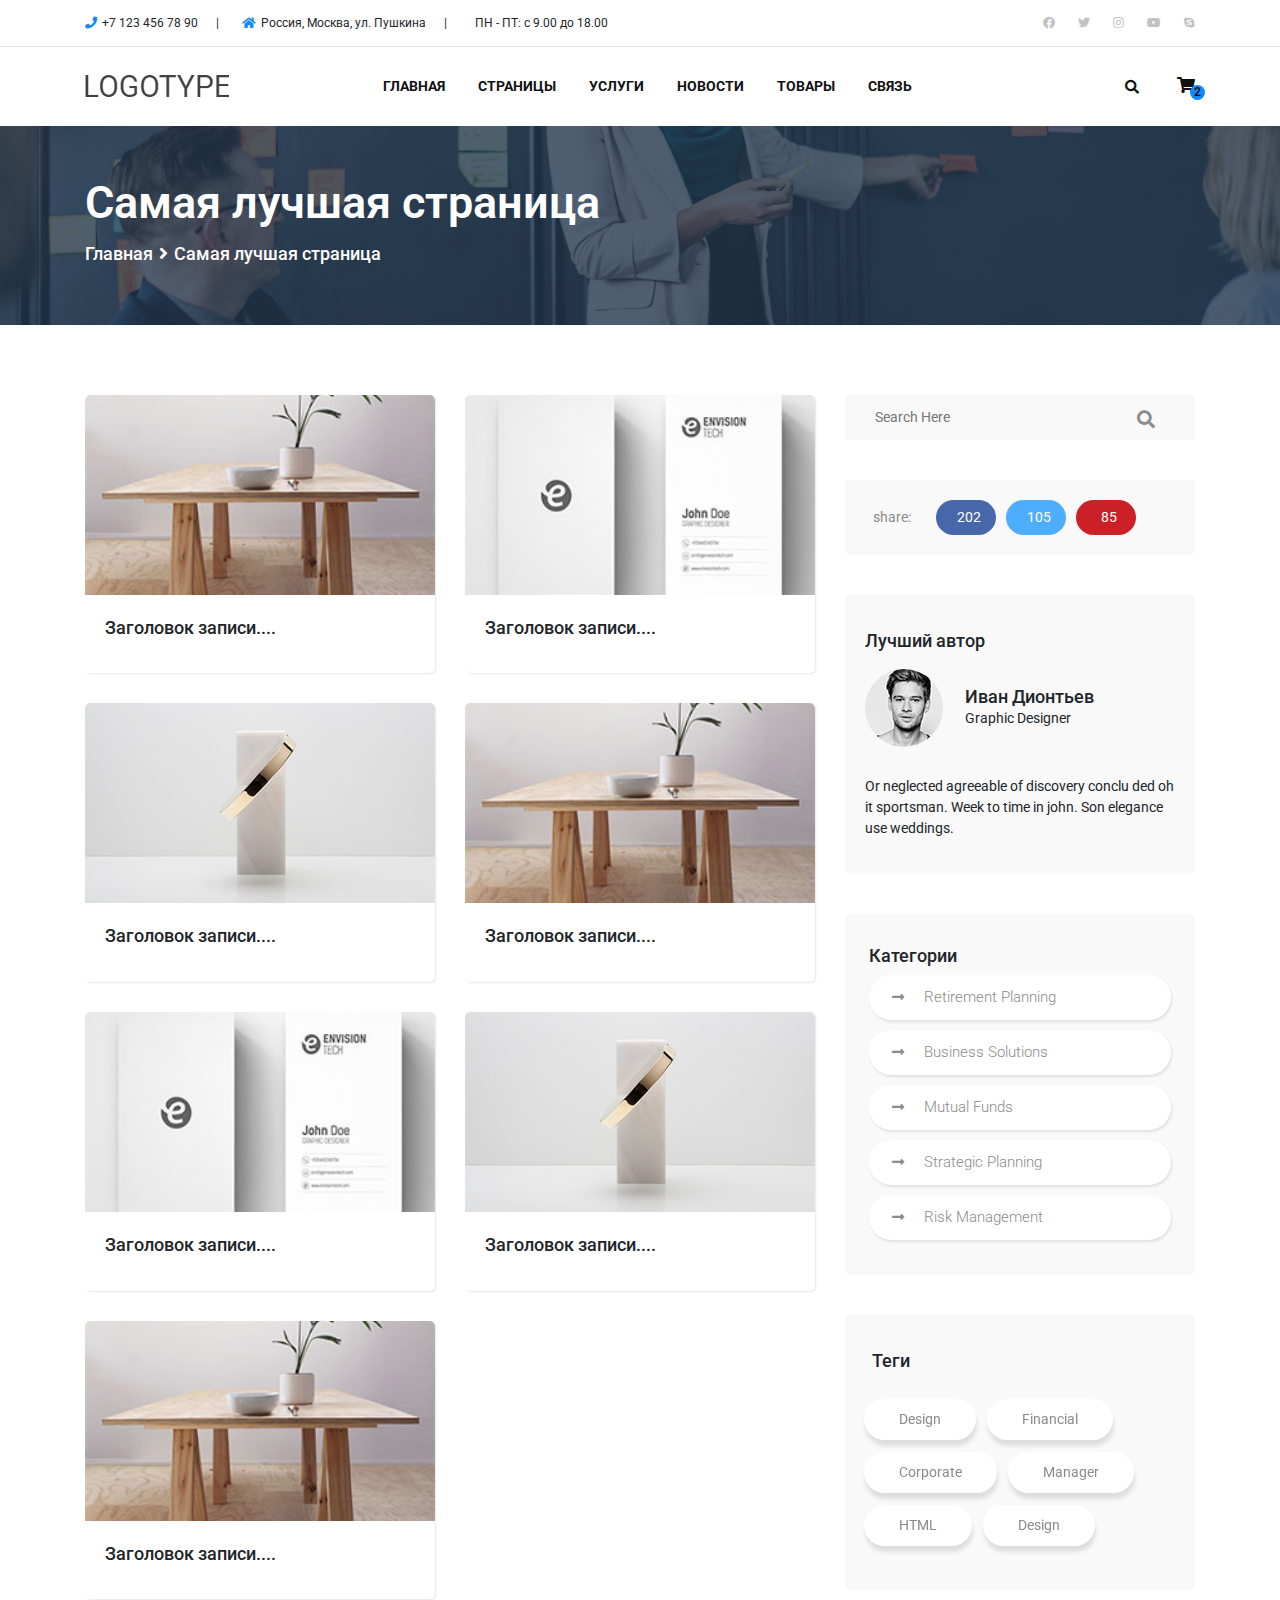
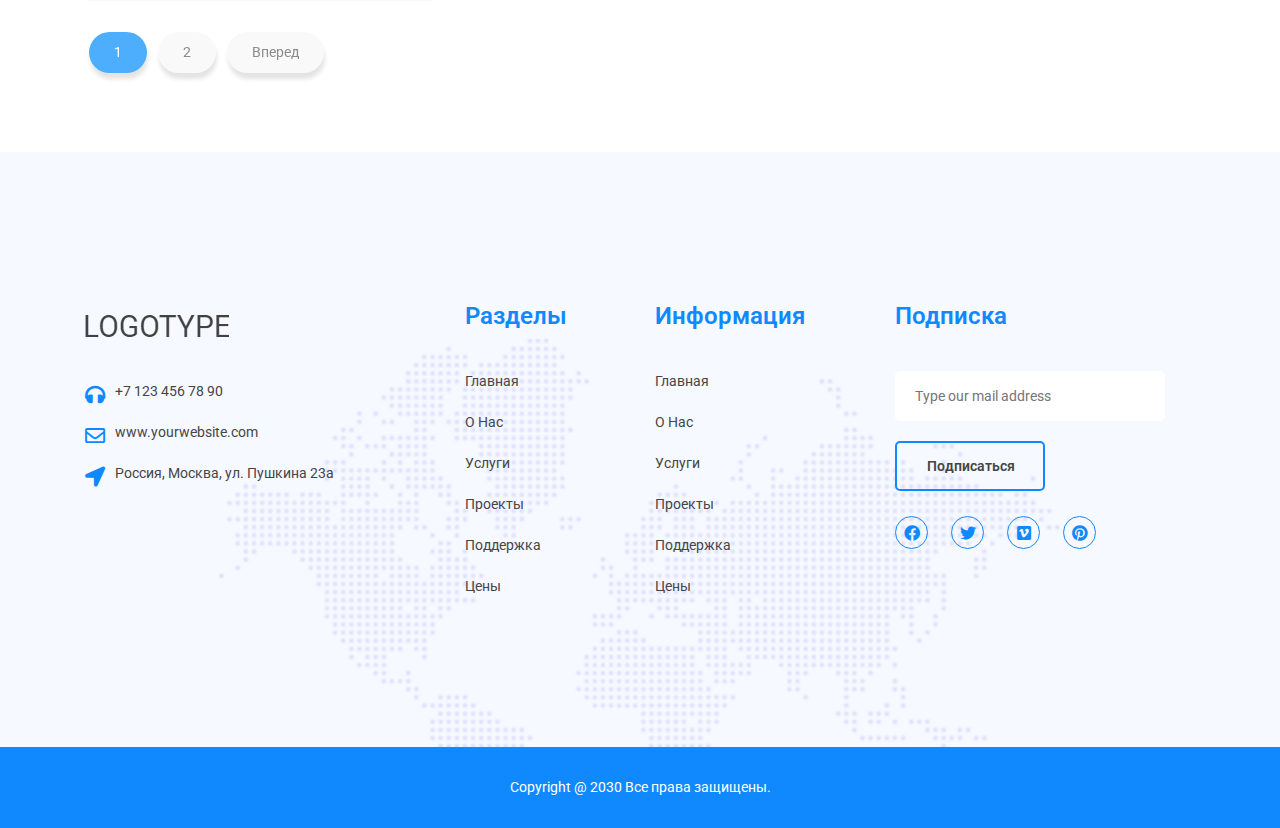
<file: blog.html>
<!DOCTYPE html>
<html lang="ru">

<head>
    <meta charset="UTF-8">
    <meta name="viewport" content="width=device-width, initial-scale=1.0">
    <meta http-equiv="X-UA-Compatible" content="ie=edge">

    <title>BizTheme - классический бизнес-шаблон</title>

    <!-- ########## ОБЩИЕ СТИЛИ ШАБЛОНА ########## -->
    <link rel="stylesheet"
        href="https://fonts.googleapis.com/css?family=Roboto:100,100italic,300,300italic,regular,italic,500,500italic,700,700italic,900,900italic&amp;subset=cyrillic">
    <link rel='stylesheet' href='https://use.fontawesome.com/releases/v5.2.0/css/all.css?ver=5.0.3' type='text/css'
        media='all' />
    <link rel='stylesheet' id='art_net_theme-material-icons-css'
        href='https://fonts.googleapis.com/icon?family=Material+Icons&#038;ver=5.0.3' type='text/css' media='all' />
    <link rel="stylesheet" href="css/bootstrap.min.css">
    <link rel="stylesheet" href="css/style.css">
    <!-- ########## КОНЕЦ ОБЩИХ СТИЛЕЙ ########## -->

    <!-- ########## СТИЛИ МОДУЛЯ ########## -->
    <link rel="stylesheet" href="css/meanmenu.min.css">
    <link rel="stylesheet" href="css/ant022_header.css">
    <link rel="stylesheet" href="css/ant023_footer.css">
    <link rel="stylesheet" href="css/ant086_breadcrumbs.css">
    <link rel="stylesheet" href="css/ant028_post.css">
    <!-- ########## КОНЕЦ СТИЛЕЙ МОДУЛЯ ########## -->

</head>

<body>

    <!-- ########## ОБЛАСТЬ ДЛЯ ШАПКИ САЙТА ########## -->

    <!-- ant022_header -->
    <header class="ant022_header-header-area">
        <!--ant022_header-header-top-->
        <div class="ant022_header-header-top">
            <div class="container">
                <div class="row align-items-center">
                    <div class="col-sm-9">
                        <div class="ant022_header-contact-info">
                            <ul>
                                <li><i class="fa fa-phone"></i>+7 123 456 78 90 <span>|</span></li>
                                <li><i class="fa fa-home"></i>Россия, Москва, ул. Пушкина <span>|</span></li>
                                <li><i class="fa fa-time"></i>ПН - ПТ: с 9.00 до 18.00</li>
                            </ul>
                        </div>
                    </div>
                    <div class="col-sm-3">
                        <div class="ant022_header-social-icons ant022_header-pull-right">
                            <a href="#"><i class="fab fa-facebook"></i></a>
                            <a href="#"><i class="fab fa-twitter"></i></a>
                            <a href="#"><i class="fab fa-instagram"></i></a>
                            <a href="#"><i class="fab fa-youtube"></i></a>
                            <a href="#"><i class="fab fa-skype"></i></a>
                        </div>
                    </div>
                </div>
            </div>
        </div>
        <!--ant022_header-header-bottom-->
        <div id="ant022_header-sticker" class="ant022_header-header-bottom">
            <div class="container">
                <div class="row align-items-center">
                    <div class="col-sm-2">
                        <div class="ant022_header-logo">
                            <a href="index.html"><img src="img/ant022_header/logo11.png" alt="logo"></a>
                        </div>
                    </div>
                    <div class="col-sm-8">
                        <div class="ant022_header-mainmenu text-center">
                            <nav>
                                <ul>
                                    <li><a href="index.html">Главная</a>
                                        <ul class="ant022_header-submenu">
                                            <li><a href="about.html">О компании</a></li>
                                            <li><a href="projects.html">Проекты</a></li>
                                            <li><a href="services.html">Услуги</a></li>
                                            <li><a href="team.html">Команда</a></li>
                                            <li><a href="404.html">Ошибка 404</a></li>
                                        </ul>
                                    </li>
                                    <li><a href="#">Страницы</a>
                                        <ul class="ant022_header-submenu">
                                            <li><a href="about.html">О компании</a></li>
                                            <li><a href="projects.html">Проекты</a></li>
                                            <li><a href="services.html">Услуги</a></li>
                                            <li><a href="team.html">Команда</a></li>
                                            <li><a href="404.html">Ошибка 404</a></li>
                                        </ul>
                                    </li>
                                    <li><a href="#">Услуги</a>
                                        <ul class="ant022_header-submenu">
                                            <li><a href="about.html">О компании</a></li>
                                            <li><a href="projects.html">Проекты</a></li>
                                            <li><a href="services.html">Услуги</a></li>
                                            <li><a href="team.html">Команда</a></li>
                                            <li><a href="404.html">Ошибка 404</a></li>
                                        </ul>
                                    </li>
                                    
                                    <li><a href="blog.html">Новости</a>
                                        <ul class="ant022_header-submenu">
                                            <li><a href="blog.html">Блог</a></li>
                                            <li><a href="blog-single.html">Описание новости</a></li>
                                        </ul>
                                    </li>
                                    <li><a href="shop.html">Товары</a>
                                        <ul class="ant022_header-mega-menu">
                                            <li class="ant022_header-megamenu-single">
                                                <span class="ant022_header-mega-menu-title">Магазин</span>
                                                <ul>
                                                    <li><a href="shop.html">Женская одежда</a></li>
                                                    <li><a href="shop.html">Женская обувь</a></li>
                                                    <li><a href="shop.html">Мужская одежда</a></li>
                                                    <li><a href="shop.html">Мужская обувь</a></li>
                                                </ul>
                                            </li>
                                            <li class="ant022_header-megamenu-single">
                                                <span class="ant022_header-mega-menu-title">Лучшее</span>
                                                <ul>
                                                    <li><a href="shop-detail.html">Новая куртка</a></li>
                                                    <li><a href="shop-detail.html">Новое платье</a></li>
                                                    <li><a href="shop-detail.html">Новые туфли</a></li>
                                                </ul>
                                            </li>
                                            <li class="ant022_header-megamenu-single">
                                                <img src="img/ant022_header/4.jpg" alt="" />
                                            </li>
                                        </ul>
                                    </li>
                                    <li><a href="contact.html">Связь</a></li>
                                </ul>
                            </nav>
                        </div>
                    </div>
                    <div class="col-sm-2">
                        <div class="ant022_header-search-and-cart">
                            <!--ant022_header-search-box-->
                            <div class="ant022_header-search ant022_header-search-box">
                                <i class="fa fa-search ant022_header-searching-icon"></i>
                                <div class="ant022_header-search-place">
                                    <input type="text" placeholder="Search" />
                                </div>
                            </div>
                            <!--shopping-cart-->
                            <div class="ant022_header-cart-link">
                                <a href="javascript:void(0);">
                                    <i class="fa fa-shopping-cart"></i>
                                    <span>2</span>
                                </a>
                                <ul class="ant022_header-cart-dropdown">
                                    <li>
                                        <div class="ant022_header-mini-cart-thumb">
                                            <a href="#"><img src="img/ant022_header/1.jpg" alt="" /></a>
                                        </div>
                                        <div class="ant022_header-mini-cart-heading">
                                            <h5><a href="shop-detail.html">Название товара</a></h5>
                                            <span>2 x $140.00</span>
                                        </div>
                                        <div class="ant022_header-mini-cart-remove">
                                            <button><i class="far fa-trash-alt"></i></i></button>
                                        </div>
                                    </li>
                                    <li>
                                        <div class="ant022_header-mini-cart-thumb">
                                            <a href="#"><img src="img/ant022_header/2.jpg" alt="" /></a>
                                        </div>
                                        <div class="ant022_header-mini-cart-heading">
                                            <h5><a href="shop-detail.html">Название товара</a></h5>
                                            <span>1 x $100.00</span>
                                        </div>
                                        <div class="ant022_header-mini-cart-remove">
                                            <button><i class="far fa-trash-alt"></i></i></button>
                                        </div>
                                    </li>
                                    <li>
                                        <div class="ant022_header-mini-cart-thumb">
                                            <a href="#"><img src="img/ant022_header/3.jpg" alt="" /></a>
                                        </div>
                                        <div class="ant022_header-mini-cart-heading">
                                            <h5><a href="shop-detail.html">Название товара</a></h5>
                                            <span>1 x $100.00</span>
                                        </div>
                                        <div class="ant022_header-mini-cart-remove">
                                            <button><i class="far fa-trash-alt"></i></i></button>
                                        </div>
                                    </li>
                                    <li>
                                        <div class="ant022_header-mini-cart-total">
                                            <h5>ИТОГО: $280.00</h5>
                                        </div>
                                        <div class="ant022_header-mini-cart-checkout">
                                            <a href="#">Оплата</a>
                                        </div>
                                    </li>
                                </ul>
                            </div>
                        </div>
                    </div>
                </div>
            </div>
        </div>
    </header>
    <!-- end ant022_header -->

    <!-- ########## КОНЕЦ ОБЛАСТЬ ДЛЯ ШАПКИ САЙТА ########## -->

    <!-- ########## ОБЛАСТЬ ДЛЯ ХЛЕБНЫХ КРОШЕК ########## -->
    <section class="ant-section__ant086_breadcrumbs">
        <div class="ant-section__ant086_breadcrumbs-wrap">
            <div class="container">
                <div class="row">
                    <div class="col-md-12">
                        <div class="ant086_breadcrumbs-wraaper-det">
                            <h3>Самая лучшая страница</h3>
                            <h4>
                                <a href="index.html">Главная</a>
                                <i class="fas fa-angle-right"></i>
                                <a href="#">Самая лучшая страница</a>
                            </h4>
                        </div>
                    </div>
                </div>
            </div>
        </div>
    </section>
    <!-- ########## КОНЕЦ ОБЛАСТЬ ДЛЯ ХЛЕБНЫХ КРОШЕК ########## -->

    <!-- ########## ОБЛАСТЬ ДЛЯ МОДУЛЯ БЛОГА ########## -->

    <!-- ant028_post -->
    <div id="ant028_post_wrap" class="art-net-theme_blog_page_area">
        <div class="container">
            <div class="row">
                <!-- Blog Area -->
                <main class="col-lg-8 col-xs-12 ant028_post-blog-area">
                    <div class="row">

                        <div class="col-sm-6">
                            <div class="ant028_post-single_news">
                                <div class="ant028_post-blog_img" style="background-image:url(img/ant028_post/blog1.jpg)"></div>
                                <h3>Заголовок записи....</h3>
                                <div class="ant028_post-news_hover">
                                    <h4>Категория</h4>
                                    <h5>Заголовок записи....</h5>
                                    <p>Социальный статус трансформирует поведенческий таргетинг, учитывая современные
                                        тенденции. </p>
                                    <a href="blog-single.html">Читать далее<i class="fas fa-long-arrow-alt-right"></i></a>
                                </div>
                            </div>
                        </div>

                        <div class="col-sm-6">
                            <div class="ant028_post-single_news">
                                <div class="ant028_post-blog_img" style="background-image:url(img/ant028_post/blog2.jpg)"></div>
                                <h3>Заголовок записи....</h3>
                                <div class="ant028_post-news_hover">
                                    <h4>Категория</h4>
                                    <h5>Заголовок записи....</h5>
                                    <p>Социальный статус трансформирует поведенческий таргетинг, учитывая современные
                                        тенденции. </p>
                                    <a href="blog-single.html">Читать далее<i class="fas fa-long-arrow-alt-right"></i></a>
                                </div>
                            </div>
                        </div>

                        <div class="col-sm-6">
                            <div class="ant028_post-single_news">
                                <div class="ant028_post-blog_img" style="background-image:url(img/ant028_post/blog6.jpg)"></div>
                                <h3>Заголовок записи....</h3>
                                <div class="ant028_post-news_hover">
                                    <h4>Категория</h4>
                                    <h5>Заголовок записи....</h5>
                                    <p>Социальный статус трансформирует поведенческий таргетинг, учитывая современные
                                        тенденции. </p>
                                    <a href="blog-single.html">Читать далее<i class="fas fa-long-arrow-alt-right"></i></a>
                                </div>
                            </div>
                        </div>

                        <div class="col-sm-6">
                            <div class="ant028_post-single_news">
                                <div class="ant028_post-blog_img" style="background-image:url(img/ant028_post/blog1.jpg)"></div>
                                <h3>Заголовок записи....</h3>
                                <div class="ant028_post-news_hover">
                                    <h4>Категория</h4>
                                    <h5>Заголовок записи....</h5>
                                    <p>Социальный статус трансформирует поведенческий таргетинг, учитывая современные
                                        тенденции. </p>
                                    <a href="blog-single.html">Читать далее<i class="fas fa-long-arrow-alt-right"></i></a>
                                </div>
                            </div>
                        </div>

                        <div class="col-sm-6">
                            <div class="ant028_post-single_news">
                                <div class="ant028_post-blog_img" style="background-image:url(img/ant028_post/blog2.jpg)"></div>
                                <h3>Заголовок записи....</h3>
                                <div class="ant028_post-news_hover">
                                    <h4>Категория</h4>
                                    <h5>Заголовок записи....</h5>
                                    <p>Социальный статус трансформирует поведенческий таргетинг, учитывая современные
                                        тенденции. </p>
                                    <a href="blog-single.html">Читать далее<i class="fas fa-long-arrow-alt-right"></i></a>
                                </div>
                            </div>
                        </div>

                        <div class="col-sm-6">
                            <div class="ant028_post-single_news">
                                <div class="ant028_post-blog_img" style="background-image:url(img/ant028_post/blog6.jpg)"></div>
                                <h3>Заголовок записи....</h3>
                                <div class="ant028_post-news_hover">
                                    <h4>Категория</h4>
                                    <h5>Заголовок записи....</h5>
                                    <p>Социальный статус трансформирует поведенческий таргетинг, учитывая современные
                                        тенденции. </p>
                                    <a href="blog-single.html">Читать далее<i class="fas fa-long-arrow-alt-right"></i></a>
                                </div>
                            </div>
                        </div>

                        <div class="col-sm-6">
                            <div class="ant028_post-single_news">
                                <div class="ant028_post-blog_img" style="background-image:url(img/ant028_post/blog1.jpg)"></div>
                                <h3>Заголовок записи....</h3>
                                <div class="ant028_post-news_hover">
                                    <h4>Категория</h4>
                                    <h5>Заголовок записи....</h5>
                                    <p>Социальный статус трансформирует поведенческий таргетинг, учитывая современные
                                        тенденции. </p>
                                    <a href="blog-single.html">Читать далее<i class="fas fa-long-arrow-alt-right"></i></a>
                                </div>
                            </div>
                        </div>

                        <div class="col-lg-12 col-xs-12">
                            <div class="navigation pagination" role="navigation">
                                <div class="nav-links">
                                    <span aria-current="page" class="page-numbers current">
                                        <span class="meta-nav"></span>1
                                    </span>
                                    <a class="page-numbers" href="#"><span class="meta-nav"> </span>2</a>
                                    <a class="next page-numbers" href="#"><span>Вперед</span></a></div>
                            </div>
                        </div>

                    </div>
                </main>
                <!--/ Blog Area -->
                <!-- Widget Area -->
                <aside class="col-lg-4 col-xs-12 ant028_post-widget-area">

                    <div class="ant028_post-faq_left ant028_post-common_category">
                        <div class="ant028_post-widget">
                            <form action="#">
                                <input type="text" name="sd_search" placeholder="Search Here">
                                <a href="#"><i class="fas fa-search"></i></a>
                            </form>
                        </div>

                        <div class="ant028_post-widget">
                            <div class="ant028_post-share_icon">
                                <ul>
                                    <li>share:</li>
                                    <li><a href="#"><i class="zmdi zmdi-facebook"></i><span>202</span></a></li>
                                    <li><a href="#"><i class="zmdi zmdi-twitter"></i><span>105</span></a></li>
                                    <li><a href="#"><i class="zmdi zmdi-pinterest"></i><span>85</span></a></li>
                                </ul>
                            </div>
                        </div>

                        <div class="ant028_post-widget">
                            <div class="ant028_post-post_by_area">
                                <h3>Лучший автор</h3>
                                <div class="ant028_post-post_img" style="background-image:url(img/ant028_post/post_img1.jpg)"></div>
                                <div class="ant028_post-post_title">
                                    <h3>Иван Дионтьев</h3>
                                    <p>Graphic Designer</p>
                                </div>
                                <p>Or neglected agreeable of discovery conclu ded oh it sportsman. Week to time in john.
                                    Son elegance use weddings.</p>
                            </div>
                        </div>

                        <div class="ant028_post-widget">
                            <div class="ant028_post-category_list">
                                <h3>Категории</h3>
                                <ul>
                                    <li><a href="#">Retirement Planning</a></li>
                                    <li><a href="#">Business Solutions</a></li>
                                    <li><a href="#">Mutual Funds</a></li>
                                    <li><a href="#">Strategic Planning</a></li>
                                    <li><a href="#">Risk Management</a></li>
                                </ul>
                            </div>
                        </div>

                        <div class="ant028_post-widget">
                            <div class="ant028_post-tags_area">
                                <h3>Теги</h3>
                                <ul>
                                    <li><a href="#" class="ant028_post-hvr-bounce-to-right">Design</a></li>
                                    <li><a href="#" class="ant028_post-hvr-bounce-to-right">Financial</a></li>
                                    <li><a href="#" class="ant028_post-hvr-bounce-to-right">Corporate</a></li>
                                    <li><a href="#" class="ant028_post-hvr-bounce-to-right">Manager</a></li>
                                    <li><a href="#" class="ant028_post-hvr-bounce-to-right">HTML</a></li>
                                    <li><a href="#" class="ant028_post-hvr-bounce-to-right">Design</a></li>
                                </ul>
                            </div>
                        </div>

                    </div>

                </aside>
                <!-- Widget Area /- -->
            </div>
        </div>
        <!-- Container /- -->
    </div>
    <!-- end ant028_post -->

    <!-- ########## КОНЕЦ ОБЛАСТЬ ДЛЯ МОДУЛЯ БЛОГА ########## -->

    <!-- ########## ОБЛАСТЬ ДЛЯ ФУТЕРА САЙТА ########## -->

    <!-- ant023_footer -->
    <footer>
        <div class="ant023_footer-footer-section ant023_footer-section-padding">
            <div class="container">
                <div class="row">
                    <div class="col-lg-4 col-sm-6">
                        <div class="ant023_footer-footer-set">
                            <div class="ant023_footer-logo-smg ant023_footer-footer-logo no-pt">
                                <a class="navbar-brand" href="#"> <img src="img/ant023_footer/logo.png" alt="Logo">
                                </a>
                            </div>
                            <div class="ant023_footer-footer-address">
                                <ul>
                                    <li><span class="fas fa-headphones"></span>+7 123 456 78 90</li>
                                    <li><span class="far fa-envelope"></span>www.yourwebsite.com</li>
                                    <li><span class="fas fa-location-arrow"></span>Россия, Москва, ул. Пушкина 23а</li>
                                </ul>
                            </div>
                        </div>
                    </div>
                    <div class="col-lg-2 col-sm-6">
                        <div class="ant023_footer-footer-set">
                            <div class="ant023_footer-footer-head">
                                <h3>Разделы</h3>
                            </div>
                            <div class="ant023_footer-footer-menu">
                                <ul>
                                    <li><a href="index.html">Главная</a></li>
                                    <li><a href="#">О нас</a></li>
                                    <li><a href="#">Услуги</a></li>
                                    <li><a href="#">Проекты</a></li>
                                    <li><a href="#">Поддержка</a></li>
                                    <li><a href="#">Цены</a></li>
                                </ul>
                            </div>
                        </div>
                    </div>
                    <div class="col-lg-2 col-sm-6">
                        <div class="ant023_footer-footer-set">
                            <div class="ant023_footer-footer-head">
                                <h3>Информация</h3>
                            </div>
                            <div class="ant023_footer-footer-menu">
                                <ul>
                                    <li><a href="index.html">Главная</a></li>
                                    <li><a href="#">О нас</a></li>
                                    <li><a href="#">Услуги</a></li>
                                    <li><a href="#">Проекты</a></li>
                                    <li><a href="#">Поддержка</a></li>
                                    <li><a href="#">Цены</a></li>
                                </ul>
                            </div>
                        </div>
                    </div>
                    <div class="col-lg-4 col-sm-6">
                        <div class="ant023_footer-footer-set ant023_footer-footer-sub">
                            <div class="ant023_footer-footer-head">
                                <h3>Подписка</h3>
                            </div>
                            <div class="ant023_footer-subscribe-form">
                                <form id="ant023_footer-mc-form">
                                    <div class="ant023_footer-subscribe-box">
                                        <input id="ant023_footer-mc-email" type="email"
                                            placeholder="Type our mail address" name="yourmail">
                                        <button class="ant023_footer-btn" type="submit">подписаться</button>
                                    </div>
                                </form>
                            </div>
                            <div class="ant023_footer-social-media">
                                <ul>
                                    <li><a href="#"><span class="fab fa-facebook"></span></a></li>
                                    <li><a href="#"><span class="fab fa-twitter"></span></a></li>
                                    <li><a href="#"><span class="fab fa-vimeo"></span></a></li>
                                    <li><a href="#"><span class="fab fa-pinterest"></span></a></li>
                                </ul>
                            </div>
                        </div>
                    </div>
                </div>
            </div>
        </div>
        <!-- End Section -->

        <!-- Start Section -->
        <div class="ant023_footer-copyright-section">
            <div class="container">
                <div class="row">
                    <div class="col-lg-12">
                        <div class="ant023_footer-copyright text-center">
                            <p>Copyright @ 2030 Все права защищены.</p>
                        </div>
                    </div>
                </div>
            </div>
        </div>
        <!-- End Section -->
        </div>
    </footer>
    <!-- end ant023_footer -->

    <!-- ########## КОНЕЦ ОБЛАСТЬ ДЛЯ ФУТЕРА САЙТА ########## -->

    <!-- ########## ОСОБЫЕ БИБЛИОТЕКИ ########## -->
    <!-- >>>>> ВМЕСТО ЭТОЙ СТРОКИ ВСТАВЛЯЕМ СКРИПТЫ ОСОБЫХ БИБЛИОТЕК (если есть, то будет указано в модуле) <<<<<<< -->
    <!-- ########## КОНЕЦ ОСОБЫХ БИЛБИОТЕК ########## -->

    <!-- ########## ОБЩИЕ СКРИПТЫ ШАБЛОНА ########## -->
    <script type='text/javascript' src='js/jquery.js'></script>
    <script type='text/javascript' src='js/jquery-migrate.min.js'></script>
    <script type='text/javascript' src='js/bootstrap.min.js'></script>
    <!-- ########## КОНЕЦ ОБЩИХ СКРИПТОВ ########## -->

    <!-- ########## СКРИПТЫ МОДУЛЯ (КОПИРУЕМ В ОСНОВНОЙ ШАБЛОН) ########## -->
    <script type='text/javascript' src="js/jquery.meanmenu.min.js"></script>
    <script src="js/ant022_header.js"></script>
    <!-- ########## КОНЕЦ СКРИПТОВ МОДУЛЯ ########## -->

</body>

</html>
</file>
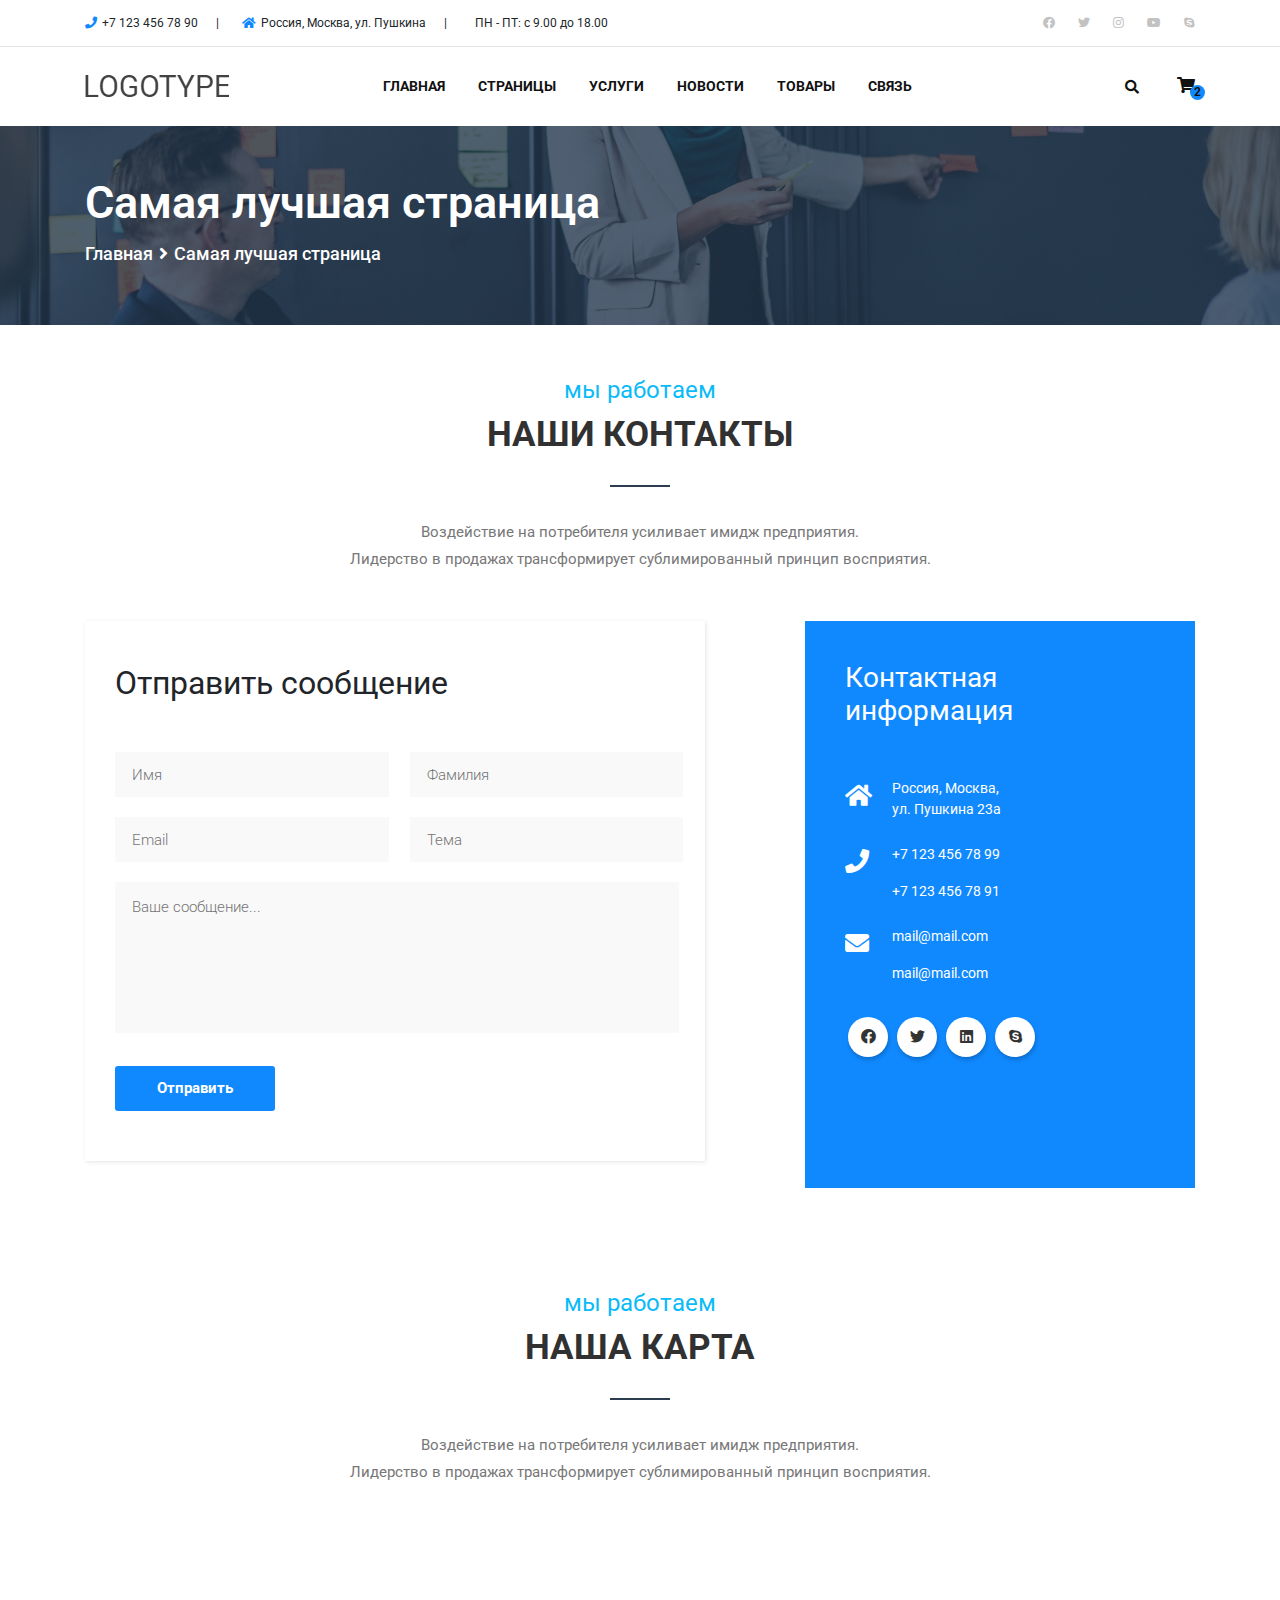
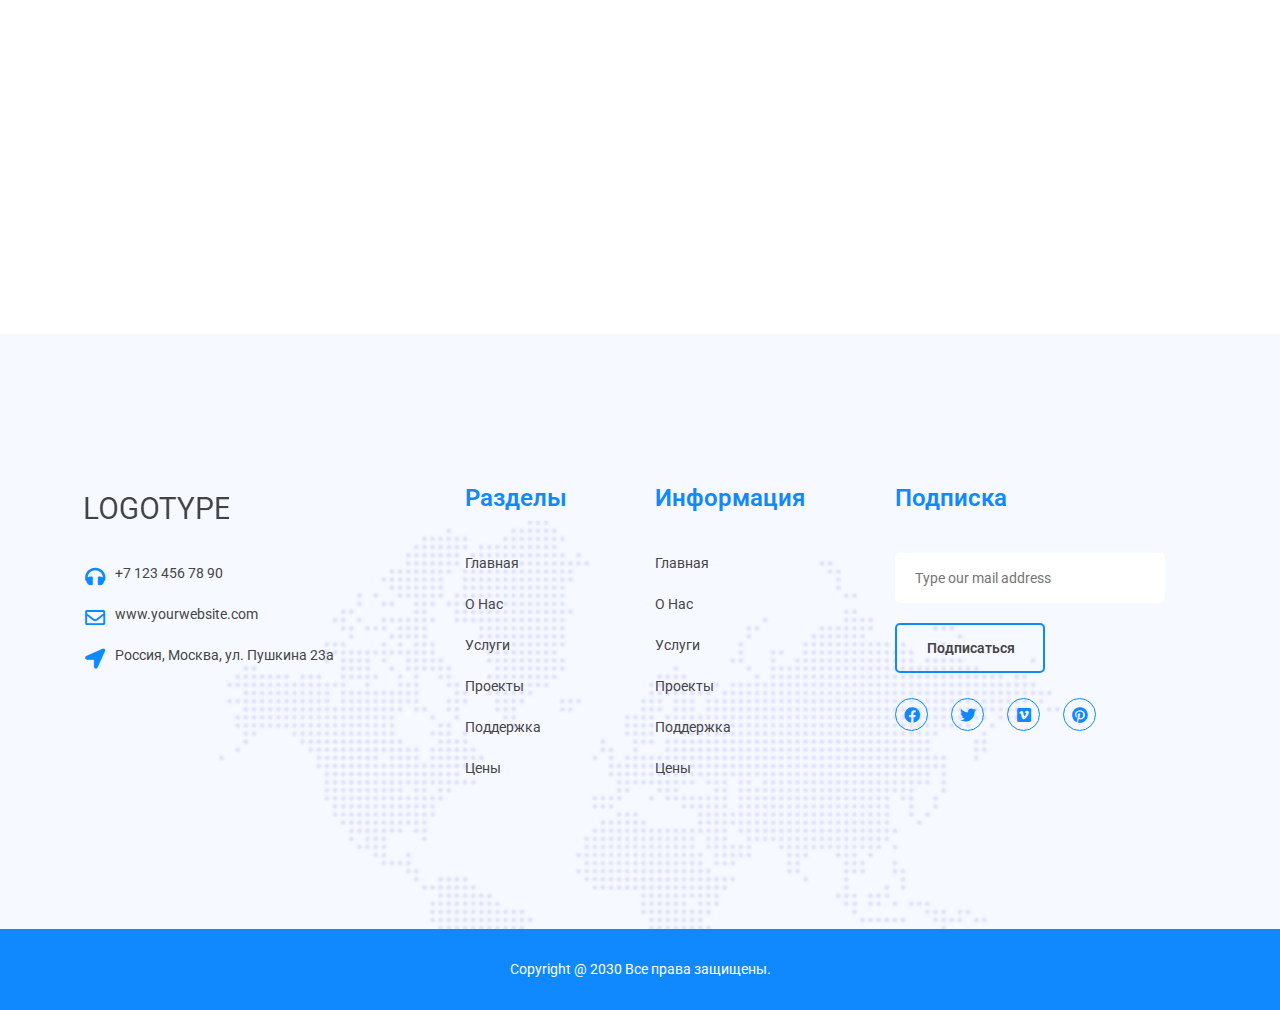
<file: contact.html>
<!DOCTYPE html>
<html lang="ru">

<head>
    <meta charset="UTF-8">
    <meta name="viewport" content="width=device-width, initial-scale=1.0">
    <meta http-equiv="X-UA-Compatible" content="ie=edge">

    <title>BizTheme - классический бизнес-шаблон</title>

    <!-- ########## ОБЩИЕ СТИЛИ ШАБЛОНА ########## -->
    <link rel="stylesheet" href="https://fonts.googleapis.com/css?family=Roboto:100,100italic,300,300italic,regular,italic,500,500italic,700,700italic,900,900italic&amp;subset=cyrillic">
    <link rel='stylesheet' href='https://use.fontawesome.com/releases/v5.2.0/css/all.css?ver=5.0.3' type='text/css' media='all' />
    <link rel='stylesheet' id='art_net_theme-material-icons-css' href='https://fonts.googleapis.com/icon?family=Material+Icons&#038;ver=5.0.3' type='text/css' media='all' />
    <link rel="stylesheet" href="css/bootstrap.min.css">
    <link rel="stylesheet" href="css/style.css">
    <!-- ########## КОНЕЦ ОБЩИХ СТИЛЕЙ ########## -->

    <!-- ########## СТИЛИ МОДУЛЯ ########## -->
    <link rel="stylesheet" href="css/meanmenu.min.css">
    <link rel="stylesheet" href="css/ant022_header.css">
    <link rel="stylesheet" href="css/ant023_footer.css">
    <link rel="stylesheet" href="css/ant086_breadcrumbs.css">
    <link rel="stylesheet" href="css/ant043_contact.css">
    <link rel="stylesheet" href="css/ant044_maps.css">
    <!-- ########## КОНЕЦ СТИЛЕЙ МОДУЛЯ ########## -->

</head>

<body>

    <!-- ########## ОБЛАСТЬ ДЛЯ ШАПКИ САЙТА ########## -->

    <!-- ant022_header -->
    <header class="ant022_header-header-area">
        <!--ant022_header-header-top-->
        <div class="ant022_header-header-top">
            <div class="container">
                <div class="row align-items-center">
                    <div class="col-sm-9">
                        <div class="ant022_header-contact-info">
                            <ul>
                                <li><i class="fa fa-phone"></i>+7 123 456 78 90 <span>|</span></li>
                                <li><i class="fa fa-home"></i>Россия, Москва, ул. Пушкина <span>|</span></li>
                                <li><i class="fa fa-time"></i>ПН - ПТ: с 9.00 до 18.00</li>
                            </ul>
                        </div>
                    </div>
                    <div class="col-sm-3">
                        <div class="ant022_header-social-icons ant022_header-pull-right">
                            <a href="#"><i class="fab fa-facebook"></i></a>
                            <a href="#"><i class="fab fa-twitter"></i></a>
                            <a href="#"><i class="fab fa-instagram"></i></a>
                            <a href="#"><i class="fab fa-youtube"></i></a>
                            <a href="#"><i class="fab fa-skype"></i></a>
                        </div>
                    </div>
                </div>
            </div>
        </div>
        <!--ant022_header-header-bottom-->
        <div id="ant022_header-sticker" class="ant022_header-header-bottom">
            <div class="container">
                <div class="row align-items-center">
                    <div class="col-sm-2">
                        <div class="ant022_header-logo">
                            <a href="index.html"><img src="img/ant022_header/logo11.png" alt="logo"></a>
                        </div>
                    </div>
                    <div class="col-sm-8">
                        <div class="ant022_header-mainmenu text-center">
                            <nav>
                                <ul>
                                    <li><a href="index.html">Главная</a>
                                        <ul class="ant022_header-submenu">
                                            <li><a href="about.html">О компании</a></li>
                                            <li><a href="projects.html">Проекты</a></li>
                                            <li><a href="services.html">Услуги</a></li>
                                            <li><a href="team.html">Команда</a></li>
                                            <li><a href="404.html">Ошибка 404</a></li>
                                        </ul>
                                    </li>
                                    <li><a href="#">Страницы</a>
                                        <ul class="ant022_header-submenu">
                                            <li><a href="about.html">О компании</a></li>
                                            <li><a href="projects.html">Проекты</a></li>
                                            <li><a href="services.html">Услуги</a></li>
                                            <li><a href="team.html">Команда</a></li>
                                            <li><a href="404.html">Ошибка 404</a></li>
                                        </ul>
                                    </li>
                                    <li><a href="#">Услуги</a>
                                        <ul class="ant022_header-submenu">
                                            <li><a href="about.html">О компании</a></li>
                                            <li><a href="projects.html">Проекты</a></li>
                                            <li><a href="services.html">Услуги</a></li>
                                            <li><a href="team.html">Команда</a></li>
                                            <li><a href="404.html">Ошибка 404</a></li>
                                        </ul>
                                    </li>
                                    
                                    <li><a href="blog.html">Новости</a>
                                        <ul class="ant022_header-submenu">
                                            <li><a href="blog.html">Блог</a></li>
                                            <li><a href="blog-single.html">Описание новости</a></li>
                                        </ul>
                                    </li>
                                    <li><a href="shop.html">Товары</a>
                                        <ul class="ant022_header-mega-menu">
                                            <li class="ant022_header-megamenu-single">
                                                <span class="ant022_header-mega-menu-title">Магазин</span>
                                                <ul>
                                                    <li><a href="shop.html">Женская одежда</a></li>
                                                    <li><a href="shop.html">Женская обувь</a></li>
                                                    <li><a href="shop.html">Мужская одежда</a></li>
                                                    <li><a href="shop.html">Мужская обувь</a></li>
                                                </ul>
                                            </li>
                                            <li class="ant022_header-megamenu-single">
                                                <span class="ant022_header-mega-menu-title">Лучшее</span>
                                                <ul>
                                                    <li><a href="shop-detail.html">Новая куртка</a></li>
                                                    <li><a href="shop-detail.html">Новое платье</a></li>
                                                    <li><a href="shop-detail.html">Новые туфли</a></li>
                                                </ul>
                                            </li>
                                            <li class="ant022_header-megamenu-single">
                                                <img src="img/ant022_header/4.jpg" alt="" />
                                            </li>
                                        </ul>
                                    </li>
                                    <li><a href="contact.html">Связь</a></li>
                                </ul>
                            </nav>
                        </div>
                    </div>
                    <div class="col-sm-2">
                        <div class="ant022_header-search-and-cart">
                            <!--ant022_header-search-box-->
                            <div class="ant022_header-search ant022_header-search-box">
                                <i class="fa fa-search ant022_header-searching-icon"></i>
                                <div class="ant022_header-search-place">
                                    <input type="text" placeholder="Search" />
                                </div>
                            </div>
                            <!--shopping-cart-->
                            <div class="ant022_header-cart-link">
                                <a href="javascript:void(0);">
                                    <i class="fa fa-shopping-cart"></i>
                                    <span>2</span>
                                </a>
                                <ul class="ant022_header-cart-dropdown">
                                    <li>
                                        <div class="ant022_header-mini-cart-thumb">
                                            <a href="#"><img src="img/ant022_header/1.jpg" alt="" /></a>
                                        </div>
                                        <div class="ant022_header-mini-cart-heading">
                                            <h5><a href="shop-detail.html">Название товара</a></h5>
                                            <span>2 x $140.00</span>
                                        </div>
                                        <div class="ant022_header-mini-cart-remove">
                                            <button><i class="far fa-trash-alt"></i></i></button>
                                        </div>
                                    </li>
                                    <li>
                                        <div class="ant022_header-mini-cart-thumb">
                                            <a href="#"><img src="img/ant022_header/2.jpg" alt="" /></a>
                                        </div>
                                        <div class="ant022_header-mini-cart-heading">
                                            <h5><a href="shop-detail.html">Название товара</a></h5>
                                            <span>1 x $100.00</span>
                                        </div>
                                        <div class="ant022_header-mini-cart-remove">
                                            <button><i class="far fa-trash-alt"></i></i></button>
                                        </div>
                                    </li>
                                    <li>
                                        <div class="ant022_header-mini-cart-thumb">
                                            <a href="#"><img src="img/ant022_header/3.jpg" alt="" /></a>
                                        </div>
                                        <div class="ant022_header-mini-cart-heading">
                                            <h5><a href="shop-detail.html">Название товара</a></h5>
                                            <span>1 x $100.00</span>
                                        </div>
                                        <div class="ant022_header-mini-cart-remove">
                                            <button><i class="far fa-trash-alt"></i></i></button>
                                        </div>
                                    </li>
                                    <li>
                                        <div class="ant022_header-mini-cart-total">
                                            <h5>ИТОГО: $280.00</h5>
                                        </div>
                                        <div class="ant022_header-mini-cart-checkout">
                                            <a href="#">Оплата</a>
                                        </div>
                                    </li>
                                </ul>
                            </div>
                        </div>
                    </div>
                </div>
            </div>
        </div>
    </header>
    <!-- end ant022_header -->

    <!-- ########## КОНЕЦ ОБЛАСТЬ ДЛЯ ШАПКИ САЙТА ########## -->

    <!-- ########## ОБЛАСТЬ ДЛЯ ХЛЕБНЫХ КРОШЕК ########## -->
    <section class="ant-section__ant086_breadcrumbs">
        <div class="ant-section__ant086_breadcrumbs-wrap">
            <div class="container">
                <div class="row">
                    <div class="col-md-12">
                        <div class="ant086_breadcrumbs-wraaper-det">
                            <h3>Самая лучшая страница</h3>
                            <h4>
                                <a href="index.html">Главная</a>
                                <i class="fas fa-angle-right"></i>
                                <a href="#">Самая лучшая страница</a>
                            </h4>
                        </div>
                    </div>
                </div>
            </div>
        </div>
    </section>
    <!-- ########## КОНЕЦ ОБЛАСТЬ ДЛЯ ХЛЕБНЫХ КРОШЕК ########## -->

    <main>
        <!-- ########## ОБЛАСТЬ ДЛЯ СЕКЦИЙ САЙТА ########## -->

        <!-- ant043_contact -->
        <section class="ant-section__ant043_contact">
            <div class="ant043_contact-studio_contact_form_area">
                <div class="container">

                    <!-- заголовоки секции -->
                    <div class="row">
                        <div class="col-md-12">
                            <div class="art_net_theme_header-section">

                                <div class="art_net_theme_section-overtitle">
                                    <p>мы работаем</p>
                                </div>

                                <div class="art_net_theme_section-title">
                                    <h2>Наши контакты</h2>
                                </div>

                                <div class="art_net_theme_section-title-separator">
                                    <img src="img/separator.png">
                                </div>

                                <div class="art_net_theme_section-subtitle">
                                    <p>Воздействие на потребителя усиливает имидж предприятия.<br> Лидерство в
                                        продажах трансформирует сублимированный принцип восприятия.</p>
                                </div>

                            </div>
                        </div>
                    </div>

                    <div class="mb-5"></div>
                    <!-- конец заголовков секции -->

                    <div class="row">
                        <div class="col-md-7 col-sm-12">
                            <div class="ant043_contact-studio_contact_form">
                                <h2>Отправить сообщение</h2>
                                <form action="#" class="ant043_contact-common_input" method="post">
                                    <input type="text" name="f_name" placeholder="Имя">
                                    <input type="text" name="l_name" placeholder="Фамилия" class="ant043_contact-ml18">
                                    <input type="email" name="y_email" placeholder="Email">
                                    <input type="text" name="c_web" placeholder="Тема" class="ant043_contact-ml18">
                                    <textarea name="c_textarea" id="c_textarea" cols="30" rows="10"
                                        placeholder="Ваше сообщение..."></textarea>
                                    <div class="ant043_contact-sub_submit">
                                        <input type="submit" value="Отправить">
                                    </div>
                                </form>
                            </div>
                        </div>
                        <!-- column End -->
                        <div class="col-md-5 col-sm-12">
                            <div class="ant043_contact-studio_contact_address">
                                <h3>Контактная информация</h3>
                                <div class="ant043_contact-single_contact">
                                    <a href="#"><i class="fas fa-home"></i></a>
                                    <p><span>Россия, Москва,<br> ул. Пушкина 23а</span></p>
                                </div>
                                <div class="ant043_contact-single_contact">
                                    <a href="#"><i class="fas fa-phone"></i></a>
                                    <p><span><a href="tel:+7 123 456 78 99">+7 123 456 78 99</a></span></p>
                                    <br>
                                    <p><span><a href="tel:+7 123 456 78 91">+7 123 456 78 91</a></span></p>
                                </div>
                                <div class="ant043_contact-single_contact">
                                    <a href="#"><i class="fas fa-envelope"></i></a>
                                    <p><span><a href="mailto:mail@mail.com">mail@mail.com</a></span>
                                    </p>
                                    <br>
                                    <p><span><a href="mailto:mail@mail.com">mail@mail.com</a></span></p>
                                </div>
                                <div class="ant043_contact-team_social_icon">
                                    <a href="#"><i class="fab fa-facebook"></i></a>
                                    <a href="#"><i class="fab fa-twitter"></i></a>
                                    <a href="#"><i class="fab fa-linkedin"></i></a>
                                    <a href="#"><i class="fab fa-skype"></i></a>
                                </div>
                            </div>
                        </div>
                        <!-- column End -->
                    </div>
                </div>
            </div>
        </section>
        <!-- end ant043_contact -->

        <!-- ant044_maps -->
        <section class="ant-section__ant044_maps">
            <div class="ant044_maps-studio_contact_form_area">
                <div class="container">

                    <!-- заголовоки секции -->
                    <div class="row">
                        <div class="col-md-12">
                            <div class="art_net_theme_header-section">

                                <div class="art_net_theme_section-overtitle">
                                    <p>мы работаем</p>
                                </div>

                                <div class="art_net_theme_section-title">
                                    <h2>Наша карта</h2>
                                </div>

                                <div class="art_net_theme_section-title-separator">
                                    <img src="img/separator.png">
                                </div>

                                <div class="art_net_theme_section-subtitle">
                                    <p>Воздействие на потребителя усиливает имидж предприятия.<br> Лидерство в
                                        продажах трансформирует сублимированный принцип восприятия.</p>
                                </div>

                            </div>
                        </div>
                    </div>

                    <div class="mb-5"></div>
                    <!-- конец заголовков секции -->

                    <div class="row">
                        <div class="col-12">
                            <div class="map">
                                <div id="ant044_maps-my_location">
                                    <iframe src="https://www.google.com/maps/embed?pb=!1m18!1m12!1m3!1d1189.2701421556776!2d37.62449053216637!3d55.7577549829063!2m3!1f0!2f0!3f0!3m2!1i1024!2i768!4f13.1!3m3!1m2!1s0x46b54a5b93a8793b%3A0x9aa970005258952a!2z0J3QuNC60L7Qu9GM0YHQutCw0Y8g0J_Qu9Cw0LfQsA!5e0!3m2!1sru!2sru!4v1577624090489!5m2!1sru!2sru" width="100%" height="100%" frameborder="0" style="border:0;" allowfullscreen=""></iframe>
                                </div>
                            </div>
                        </div>
                        <!-- column End -->
                    </div>
                </div>
            </div>
        </section>
        <!-- end ant044_maps -->

        <!-- ########## КОНЕЦ ОБЛАСТЬ ДЛЯ СЕКЦИЙ САЙТА ########## -->
    </main>

    <!-- ########## ОБЛАСТЬ ДЛЯ ФУТЕРА САЙТА ########## -->

    <!-- ant023_footer -->
    <footer>
        <div class="ant023_footer-footer-section ant023_footer-section-padding">
            <div class="container">
                <div class="row">
                    <div class="col-lg-4 col-sm-6">
                        <div class="ant023_footer-footer-set">
                            <div class="ant023_footer-logo-smg ant023_footer-footer-logo no-pt">
                                <a class="navbar-brand" href="#"> <img src="img/ant023_footer/logo.png" alt="Logo">
                                </a>
                            </div>
                            <div class="ant023_footer-footer-address">
                                <ul>
                                    <li><span class="fas fa-headphones"></span>+7 123 456 78 90</li>
                                    <li><span class="far fa-envelope"></span>www.yourwebsite.com</li>
                                    <li><span class="fas fa-location-arrow"></span>Россия, Москва, ул. Пушкина 23а</li>
                                </ul>
                            </div>
                        </div>
                    </div>
                    <div class="col-lg-2 col-sm-6">
                        <div class="ant023_footer-footer-set">
                            <div class="ant023_footer-footer-head">
                                <h3>Разделы</h3>
                            </div>
                            <div class="ant023_footer-footer-menu">
                                <ul>
                                    <li><a href="index.html">Главная</a></li>
                                    <li><a href="#">О нас</a></li>
                                    <li><a href="#">Услуги</a></li>
                                    <li><a href="#">Проекты</a></li>
                                    <li><a href="#">Поддержка</a></li>
                                    <li><a href="#">Цены</a></li>
                                </ul>
                            </div>
                        </div>
                    </div>
                    <div class="col-lg-2 col-sm-6">
                        <div class="ant023_footer-footer-set">
                            <div class="ant023_footer-footer-head">
                                <h3>Информация</h3>
                            </div>
                            <div class="ant023_footer-footer-menu">
                                <ul>
                                    <li><a href="index.html">Главная</a></li>
                                    <li><a href="#">О нас</a></li>
                                    <li><a href="#">Услуги</a></li>
                                    <li><a href="#">Проекты</a></li>
                                    <li><a href="#">Поддержка</a></li>
                                    <li><a href="#">Цены</a></li>
                                </ul>
                            </div>
                        </div>
                    </div>
                    <div class="col-lg-4 col-sm-6">
                        <div class="ant023_footer-footer-set ant023_footer-footer-sub">
                            <div class="ant023_footer-footer-head">
                                <h3>Подписка</h3>
                            </div>
                            <div class="ant023_footer-subscribe-form">
                                <form id="ant023_footer-mc-form">
                                    <div class="ant023_footer-subscribe-box">
                                        <input id="ant023_footer-mc-email" type="email"
                                            placeholder="Type our mail address" name="yourmail">
                                        <button class="ant023_footer-btn" type="submit">подписаться</button>
                                    </div>
                                </form>
                            </div>
                            <div class="ant023_footer-social-media">
                                <ul>
                                    <li><a href="#"><span class="fab fa-facebook"></span></a></li>
                                    <li><a href="#"><span class="fab fa-twitter"></span></a></li>
                                    <li><a href="#"><span class="fab fa-vimeo"></span></a></li>
                                    <li><a href="#"><span class="fab fa-pinterest"></span></a></li>
                                </ul>
                            </div>
                        </div>
                    </div>
                </div>
            </div>
        </div>
        <!-- End Section -->

        <!-- Start Section -->
        <div class="ant023_footer-copyright-section">
            <div class="container">
                <div class="row">
                    <div class="col-lg-12">
                        <div class="ant023_footer-copyright text-center">
                            <p>Copyright @ 2030 Все права защищены.</p>
                        </div>
                    </div>
                </div>
            </div>
        </div>
        <!-- End Section -->
        </div>
    </footer>
    <!-- end ant023_footer -->
    
    <!-- ########## КОНЕЦ ОБЛАСТЬ ДЛЯ ФУТЕРА САЙТА ########## -->

    <!-- ########## ОСОБЫЕ БИБЛИОТЕКИ ########## -->
    <!-- >>>>> ВМЕСТО ЭТОЙ СТРОКИ ВСТАВЛЯЕМ СКРИПТЫ ОСОБЫХ БИБЛИОТЕК (если есть, то будет указано в модуле) <<<<<<< -->
    <!-- ########## КОНЕЦ ОСОБЫХ БИЛБИОТЕК ########## -->

    <!-- ########## ОБЩИЕ СКРИПТЫ ШАБЛОНА ########## -->
    <script type='text/javascript' src='js/jquery.js'></script>
    <script type='text/javascript' src='js/jquery-migrate.min.js'></script>
    <script type='text/javascript' src='js/bootstrap.min.js'></script>
    <!-- ########## КОНЕЦ ОБЩИХ СКРИПТОВ ########## -->

    <!-- ########## СКРИПТЫ МОДУЛЯ ########## -->
    <script type='text/javascript' src="js/jquery.meanmenu.min.js"></script>
    <script src="js/ant022_header.js"></script>
    <!-- ########## КОНЕЦ СКРИПТОВ МОДУЛЯ ########## -->

</body>

</html>
</file>
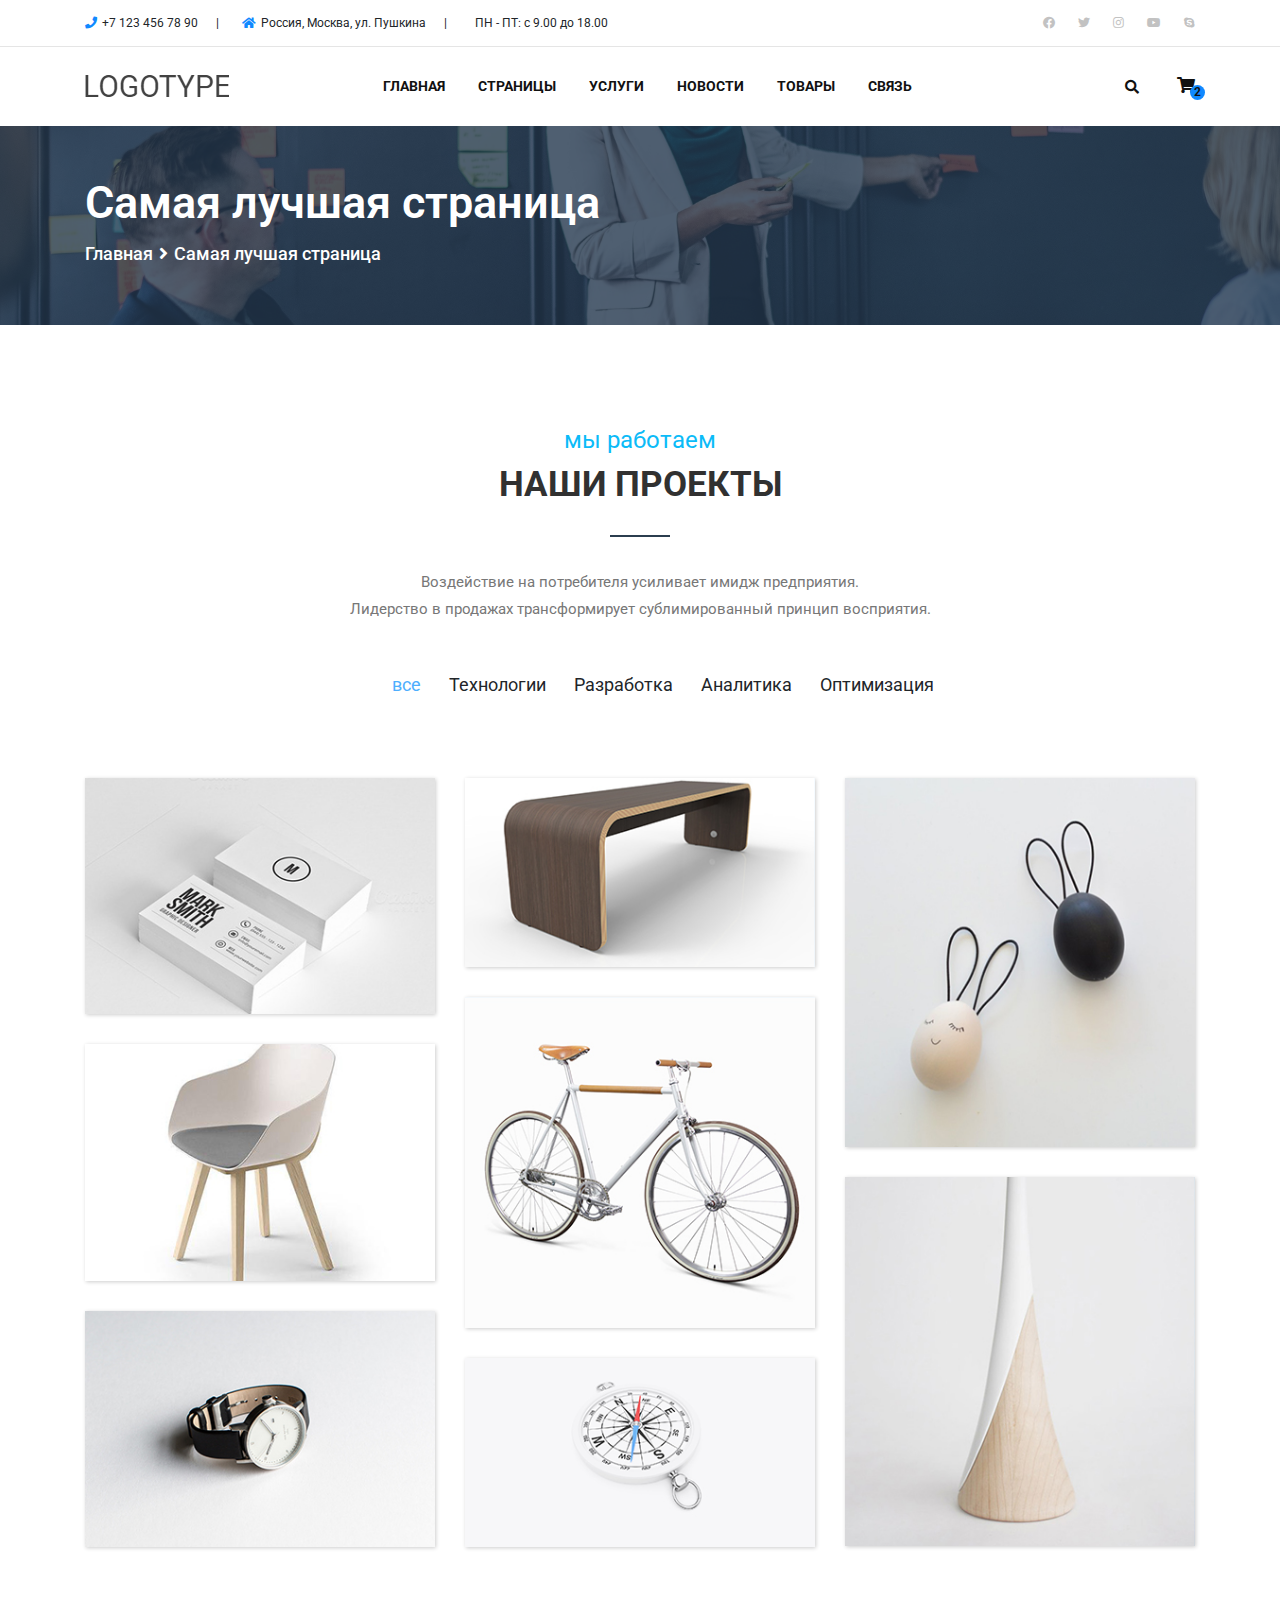
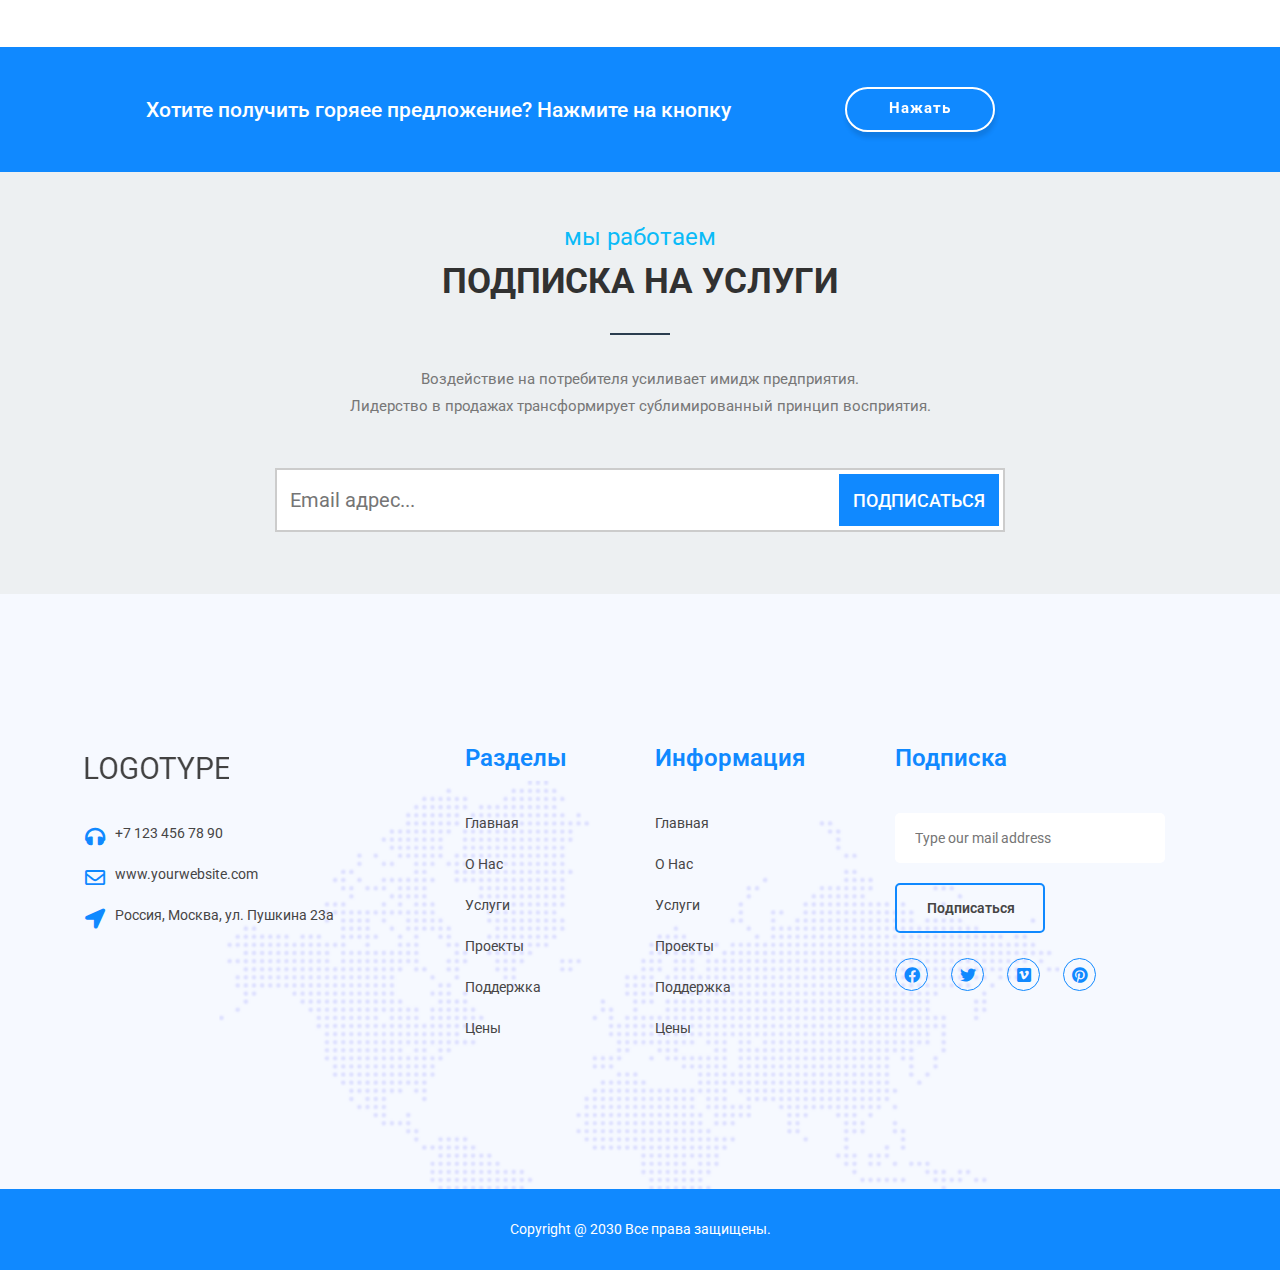
<file: projects.html>
<!DOCTYPE html>
<html lang="ru">

<head>
    <meta charset="UTF-8">
    <meta name="viewport" content="width=device-width, initial-scale=1.0">
    <meta http-equiv="X-UA-Compatible" content="ie=edge">

    <title>BizTheme - классический бизнес-шаблон</title>

    <!-- ########## ОБЩИЕ СТИЛИ ШАБЛОНА ########## -->
    <link rel="stylesheet" href="https://fonts.googleapis.com/css?family=Roboto:100,100italic,300,300italic,regular,italic,500,500italic,700,700italic,900,900italic&amp;subset=cyrillic">
    <link rel='stylesheet' href='https://use.fontawesome.com/releases/v5.2.0/css/all.css?ver=5.0.3' type='text/css' media='all' />
    <link rel='stylesheet' id='art_net_theme-material-icons-css' href='https://fonts.googleapis.com/icon?family=Material+Icons&#038;ver=5.0.3' type='text/css' media='all' />
    <link rel="stylesheet" href="css/bootstrap.min.css">
    <link rel="stylesheet" href="css/style.css">
    <!-- ########## КОНЕЦ ОБЩИХ СТИЛЕЙ ########## -->

    <!-- ########## СТИЛИ МОДУЛЯ ########## -->
    <link rel="stylesheet" href="css/meanmenu.min.css">
    <link rel="stylesheet" href="css/ant022_header.css">
    <link rel="stylesheet" href="css/ant023_footer.css">
    <link rel="stylesheet" href="css/ant086_breadcrumbs.css">
    <link rel="stylesheet" href="css/ant042_portfolio.css">
    <link rel="stylesheet" href="css/ant032_cta.css">
    <link rel="stylesheet" href="css/ant046_subscribe.css">
    <!-- ########## КОНЕЦ СТИЛЕЙ МОДУЛЯ ########## -->

</head>

<body>

    <!-- ########## ОБЛАСТЬ ДЛЯ ШАПКИ САЙТА ########## -->

    <!-- ant022_header -->
    <header class="ant022_header-header-area">
        <!--ant022_header-header-top-->
        <div class="ant022_header-header-top">
            <div class="container">
                <div class="row align-items-center">
                    <div class="col-sm-9">
                        <div class="ant022_header-contact-info">
                            <ul>
                                <li><i class="fa fa-phone"></i>+7 123 456 78 90 <span>|</span></li>
                                <li><i class="fa fa-home"></i>Россия, Москва, ул. Пушкина <span>|</span></li>
                                <li><i class="fa fa-time"></i>ПН - ПТ: с 9.00 до 18.00</li>
                            </ul>
                        </div>
                    </div>
                    <div class="col-sm-3">
                        <div class="ant022_header-social-icons ant022_header-pull-right">
                            <a href="#"><i class="fab fa-facebook"></i></a>
                            <a href="#"><i class="fab fa-twitter"></i></a>
                            <a href="#"><i class="fab fa-instagram"></i></a>
                            <a href="#"><i class="fab fa-youtube"></i></a>
                            <a href="#"><i class="fab fa-skype"></i></a>
                        </div>
                    </div>
                </div>
            </div>
        </div>
        <!--ant022_header-header-bottom-->
        <div id="ant022_header-sticker" class="ant022_header-header-bottom">
            <div class="container">
                <div class="row align-items-center">
                    <div class="col-sm-2">
                        <div class="ant022_header-logo">
                            <a href="index.html"><img src="img/ant022_header/logo11.png" alt="logo"></a>
                        </div>
                    </div>
                    <div class="col-sm-8">
                        <div class="ant022_header-mainmenu text-center">
                            <nav>
                                <ul>
                                    <li><a href="index.html">Главная</a>
                                        <ul class="ant022_header-submenu">
                                            <li><a href="about.html">О компании</a></li>
                                            <li><a href="projects.html">Проекты</a></li>
                                            <li><a href="services.html">Услуги</a></li>
                                            <li><a href="team.html">Команда</a></li>
                                            <li><a href="404.html">Ошибка 404</a></li>
                                        </ul>
                                    </li>
                                    <li><a href="#">Страницы</a>
                                        <ul class="ant022_header-submenu">
                                            <li><a href="about.html">О компании</a></li>
                                            <li><a href="projects.html">Проекты</a></li>
                                            <li><a href="services.html">Услуги</a></li>
                                            <li><a href="team.html">Команда</a></li>
                                            <li><a href="404.html">Ошибка 404</a></li>
                                        </ul>
                                    </li>
                                    <li><a href="#">Услуги</a>
                                        <ul class="ant022_header-submenu">
                                            <li><a href="about.html">О компании</a></li>
                                            <li><a href="projects.html">Проекты</a></li>
                                            <li><a href="services.html">Услуги</a></li>
                                            <li><a href="team.html">Команда</a></li>
                                            <li><a href="404.html">Ошибка 404</a></li>
                                        </ul>
                                    </li>
                                    
                                    <li><a href="blog.html">Новости</a>
                                        <ul class="ant022_header-submenu">
                                            <li><a href="blog.html">Блог</a></li>
                                            <li><a href="blog-single.html">Описание новости</a></li>
                                        </ul>
                                    </li>
                                    <li><a href="shop.html">Товары</a>
                                        <ul class="ant022_header-mega-menu">
                                            <li class="ant022_header-megamenu-single">
                                                <span class="ant022_header-mega-menu-title">Магазин</span>
                                                <ul>
                                                    <li><a href="shop.html">Женская одежда</a></li>
                                                    <li><a href="shop.html">Женская обувь</a></li>
                                                    <li><a href="shop.html">Мужская одежда</a></li>
                                                    <li><a href="shop.html">Мужская обувь</a></li>
                                                </ul>
                                            </li>
                                            <li class="ant022_header-megamenu-single">
                                                <span class="ant022_header-mega-menu-title">Лучшее</span>
                                                <ul>
                                                    <li><a href="shop-detail.html">Новая куртка</a></li>
                                                    <li><a href="shop-detail.html">Новое платье</a></li>
                                                    <li><a href="shop-detail.html">Новые туфли</a></li>
                                                </ul>
                                            </li>
                                            <li class="ant022_header-megamenu-single">
                                                <img src="img/ant022_header/4.jpg" alt="" />
                                            </li>
                                        </ul>
                                    </li>
                                    <li><a href="contact.html">Связь</a></li>
                                </ul>
                            </nav>
                        </div>
                    </div>
                    <div class="col-sm-2">
                        <div class="ant022_header-search-and-cart">
                            <!--ant022_header-search-box-->
                            <div class="ant022_header-search ant022_header-search-box">
                                <i class="fa fa-search ant022_header-searching-icon"></i>
                                <div class="ant022_header-search-place">
                                    <input type="text" placeholder="Search" />
                                </div>
                            </div>
                            <!--shopping-cart-->
                            <div class="ant022_header-cart-link">
                                <a href="javascript:void(0);">
                                    <i class="fa fa-shopping-cart"></i>
                                    <span>2</span>
                                </a>
                                <ul class="ant022_header-cart-dropdown">
                                    <li>
                                        <div class="ant022_header-mini-cart-thumb">
                                            <a href="#"><img src="img/ant022_header/1.jpg" alt="" /></a>
                                        </div>
                                        <div class="ant022_header-mini-cart-heading">
                                            <h5><a href="shop-detail.html">Название товара</a></h5>
                                            <span>2 x $140.00</span>
                                        </div>
                                        <div class="ant022_header-mini-cart-remove">
                                            <button><i class="far fa-trash-alt"></i></i></button>
                                        </div>
                                    </li>
                                    <li>
                                        <div class="ant022_header-mini-cart-thumb">
                                            <a href="#"><img src="img/ant022_header/2.jpg" alt="" /></a>
                                        </div>
                                        <div class="ant022_header-mini-cart-heading">
                                            <h5><a href="shop-detail.html">Название товара</a></h5>
                                            <span>1 x $100.00</span>
                                        </div>
                                        <div class="ant022_header-mini-cart-remove">
                                            <button><i class="far fa-trash-alt"></i></i></button>
                                        </div>
                                    </li>
                                    <li>
                                        <div class="ant022_header-mini-cart-thumb">
                                            <a href="#"><img src="img/ant022_header/3.jpg" alt="" /></a>
                                        </div>
                                        <div class="ant022_header-mini-cart-heading">
                                            <h5><a href="shop-detail.html">Название товара</a></h5>
                                            <span>1 x $100.00</span>
                                        </div>
                                        <div class="ant022_header-mini-cart-remove">
                                            <button><i class="far fa-trash-alt"></i></i></button>
                                        </div>
                                    </li>
                                    <li>
                                        <div class="ant022_header-mini-cart-total">
                                            <h5>ИТОГО: $280.00</h5>
                                        </div>
                                        <div class="ant022_header-mini-cart-checkout">
                                            <a href="#">Оплата</a>
                                        </div>
                                    </li>
                                </ul>
                            </div>
                        </div>
                    </div>
                </div>
            </div>
        </div>
    </header>
    <!-- end ant022_header -->

    <!-- ########## КОНЕЦ ОБЛАСТЬ ДЛЯ ШАПКИ САЙТА ########## -->

    <!-- ########## ОБЛАСТЬ ДЛЯ ХЛЕБНЫХ КРОШЕК ########## -->
    <section class="ant-section__ant086_breadcrumbs">
        <div class="ant-section__ant086_breadcrumbs-wrap">
            <div class="container">
                <div class="row">
                    <div class="col-md-12">
                        <div class="ant086_breadcrumbs-wraaper-det">
                            <h3>Самая лучшая страница</h3>
                            <h4>
                                <a href="index.html">Главная</a>
                                <i class="fas fa-angle-right"></i>
                                <a href="#">Самая лучшая страница</a>
                            </h4>
                        </div>
                    </div>
                </div>
            </div>
        </div>
    </section>
    <!-- ########## КОНЕЦ ОБЛАСТЬ ДЛЯ ХЛЕБНЫХ КРОШЕК ########## -->

    <main>
        <!-- ########## ОБЛАСТЬ ДЛЯ СЕКЦИЙ САЙТА ########## -->

        <!-- ant042_portfolio -->
        <section class="ant-section__ant042_portfolio">
            <div class="ant042_portfolio-studio_project_gallery_area">
                <div class="container">

                    <!-- заголовоки секции -->
                    <div class="row">
                        <div class="col-md-12">
                            <div class="art_net_theme_header-section">

                                <div class="art_net_theme_section-overtitle">
                                    <p>мы работаем</p>
                                </div>

                                <div class="art_net_theme_section-title">
                                    <h2>Наши проекты</h2>
                                </div>

                                <div class="art_net_theme_section-title-separator">
                                    <img src="img/separator.png">
                                </div>

                                <div class="art_net_theme_section-subtitle">
                                    <p>Воздействие на потребителя усиливает имидж предприятия.<br> Лидерство в
                                        продажах трансформирует сублимированный принцип восприятия.</p>
                                </div>

                            </div>
                        </div>
                    </div>

                    <div class="mb-5"></div>
                    <!-- конец заголовков секции -->

                    <div class="row">
                        <div class="col-12 text-left">
                            <ul class="isotop-nav">
                                <li class="active" data-filter="*">все</li>
                                <li data-filter=".technology">Технологии</li>
                                <li data-filter=".development">Разработка</li>
                                <li data-filter=".analytics">Аналитика</li>
                                <li data-filter=".optimization">Оптимизация</li>
                            </ul>
                        </div>
                        <!-- column End -->
                    </div>
                    <!-- row End -->

                    <div class="row ant042_portfolio-isotopeActive">
                        <div
                            class="col-sm-4 technology development analytics optimization col-12 ant042_portfolio-single_project">
                            <div class="ant042_portfolio-project_link">
                                <a href="#">
                                    <img src="img/ant042_portfolio/p_img1.jpg" alt="">
                                </a>
                                <div class="ant042_portfolio-project_hover">
                                    <div class="ant042_portfolio-project_overview">
                                        <span class="folio-link"><a href="#"><i class="fas fa-heart"></i></a></span>
                                        <span class="ant042_portfolio-project_expand"><a href="#"><i
                                                    class="fas fa-link"></i></a></span>
                                    </div>
                                    <div class="ant042_portfolio-project_info">
                                        <a href="#">
                                            <h3>Название проекта</h3>
                                        </a>
                                        <p>Категория</p>
                                    </div>
                                </div>
                                <!-- ant042_portfolio-project_hover End -->
                            </div>
                        </div>
                        <!-- column End -->
                        <div class="col-sm-4 development technology analytics col-12 ant042_portfolio-single_project">
                            <div class="ant042_portfolio-project_link">
                                <a href="#">
                                    <img src="img/ant042_portfolio/p_img2.jpg" alt="">
                                </a>
                                <div class="ant042_portfolio-project_hover">
                                    <div class="ant042_portfolio-project_overview">
                                        <span class="folio-link"><a href="#"><i class="fas fa-heart"></i></a></span>
                                        <span class="ant042_portfolio-project_expand"><a href="#"><i
                                                    class="fas fa-link"></i></a></span>
                                    </div>
                                    <div class="ant042_portfolio-project_info">
                                        <a href="#">
                                            <h3>Название проекта</h3>
                                        </a>
                                        <p>Категория</p>
                                    </div>
                                </div>
                                <!-- ant042_portfolio-project_hover End -->
                            </div>
                        </div>
                        <!-- column End -->
                        <div class="col-sm-4 optimization development analytics col-12 ant042_portfolio-single_project">
                            <div class="ant042_portfolio-project_link">
                                <a href="#">
                                    <img src="img/ant042_portfolio/p_img3.jpg" alt="">
                                </a>
                                <div class="ant042_portfolio-project_hover">
                                    <div class="ant042_portfolio-project_overview">
                                        <span class="folio-link"><a href="#"><i class="fas fa-heart"></i></a></span>
                                        <span class="ant042_portfolio-project_expand"><a href="#"><i
                                                    class="fas fa-link"></i></a></span>
                                    </div>
                                    <div class="ant042_portfolio-project_info">
                                        <a href="#">
                                            <h3>Название проекта</h3>
                                        </a>
                                        <p>Категория</p>
                                    </div>
                                </div>
                                <!-- ant042_portfolio-project_hover End -->
                            </div>
                        </div>
                        <!-- column End -->
                        <div class="col-sm-4 optimization analytics col-12 ant042_portfolio-single_project">
                            <div class="ant042_portfolio-project_link">
                                <a href="#">
                                    <img src="img/ant042_portfolio/p_img5.jpg" alt="">
                                </a>
                                <div class="ant042_portfolio-project_hover">
                                    <div class="ant042_portfolio-project_overview">
                                        <span class="folio-link"><a href="#"><i class="fas fa-heart"></i></a></span>
                                        <span class="ant042_portfolio-project_expand"><a href="#"><i
                                                    class="fas fa-link"></i></a></span>
                                    </div>
                                    <div class="ant042_portfolio-project_info">
                                        <a href="#">
                                            <h3>Название проекта</h3>
                                        </a>
                                        <p>Категория</p>
                                    </div>
                                </div>
                                <!-- ant042_portfolio-project_hover End -->
                            </div>
                        </div>
                        <!-- column End -->
                        <div class="col-sm-4 optimization development analytics col-12 ant042_portfolio-single_project">
                            <div class="ant042_portfolio-project_link">
                                <a href="#">
                                    <img src="img/ant042_portfolio/p_img4.jpg" alt="">
                                </a>
                                <div class="ant042_portfolio-project_hover">
                                    <div class="ant042_portfolio-project_overview">
                                        <span class="folio-link"><a href="#"><i class="fas fa-heart"></i></a></span>
                                        <span class="ant042_portfolio-project_expand"><a href="#"><i
                                                    class="fas fa-link"></i></a></span>
                                    </div>
                                    <div class="ant042_portfolio-project_info">
                                        <a href="#">
                                            <h3>Название проекта</h3>
                                        </a>
                                        <p>Категория</p>
                                    </div>
                                </div>
                                <!-- ant042_portfolio-project_hover End -->
                            </div>
                        </div>
                        <!-- column End -->
                        <div class="col-sm-4 technology analytics col-12 ant042_portfolio-single_project">
                            <div class="ant042_portfolio-project_link">
                                <a href="#">
                                    <img src="img/ant042_portfolio/p_img6.jpg" alt="">
                                </a>
                                <div class="ant042_portfolio-project_hover">
                                    <div class="ant042_portfolio-project_overview">
                                        <span class="folio-link"><a href="#"><i class="fas fa-heart"></i></a></span>
                                        <span class="ant042_portfolio-project_expand"><a href="#"><i
                                                    class="fas fa-link"></i></a></span>
                                    </div>
                                    <div class="ant042_portfolio-project_info">
                                        <a href="#">
                                            <h3>Название проекта</h3>
                                        </a>
                                        <p>Категория</p>
                                    </div>
                                </div>
                                <!-- ant042_portfolio-project_hover End -->
                            </div>
                        </div>
                        <!-- column End -->
                        <div class="col-sm-4 optimization technology col-12 ant042_portfolio-single_project">
                            <div class="ant042_portfolio-project_link">
                                <a href="#">
                                    <img src="img/ant042_portfolio/p_img7.jpg" alt="">
                                </a>
                                <div class="ant042_portfolio-project_hover">
                                    <div class="ant042_portfolio-project_overview">
                                        <span class="folio-link"><a href="#"><i class="fas fa-heart"></i></a></span>
                                        <span class="ant042_portfolio-project_expand"><a href="#"><i
                                                    class="fas fa-link"></i></a></span>
                                    </div>
                                    <div class="ant042_portfolio-project_info">
                                        <a href="#">
                                            <h3>Название проекта</h3>
                                        </a>
                                        <p>Категория</p>
                                    </div>
                                </div>
                                <!-- ant042_portfolio-project_hover End -->
                            </div>
                        </div>
                        <!-- column End -->
                        <div class="col-sm-4 development col-12 ant042_portfolio-single_project">
                            <div class="ant042_portfolio-project_link">
                                <a href="#">
                                    <img src="img/ant042_portfolio/p_img8.jpg" alt="">
                                </a>
                                <div class="ant042_portfolio-project_hover">
                                    <div class="ant042_portfolio-project_overview">
                                        <span class="folio-link"><a href="#"><i class="fas fa-heart"></i></a></span>
                                        <span class="ant042_portfolio-project_expand"><a href="#"><i
                                                    class="fas fa-link"></i></a></span>
                                    </div>
                                    <div class="ant042_portfolio-project_info">
                                        <a href="#">
                                            <h3>Название проекта</h3>
                                        </a>
                                        <p>Категория</p>
                                    </div>
                                </div>
                                <!-- ant042_portfolio-project_hover End -->
                            </div>
                        </div>
                        <!-- column End -->
                    </div>
                    <!-- row End -->
                </div>
            </div>
        </section>
        <!-- end ant042_portfolio -->

        <!-- ant032_cta -->
        <section class="ant-section__ant032_cta">
            <div class="ant032_cta-studio_business_area">
                <div class="container">
                    <div class="row">
                        <div class="col-md-8 col-sm-8">
                            <h2>Хотите получить горяее предложение? Нажмите на кнопку</h2>
                        </div>
                        <!-- column End -->
                        <div class="col-sm-4">
                            <div class="ant032_cta-ant032_cta-studio_business_area-btn">
                                <a href="#" class="ant032_cta-common_btn ant032_cta-hvr-bounce-to-right">нажать</a>
                            </div>
                        </div>
                        <!-- column End -->
                    </div>
                    <!-- row End -->
                </div>
            </div>
        </section>
        <!-- end ant032_cta -->

        <!-- ant046_subscribe -->
        <section class="ant-section__ant046_subscribe">
            <div class="ant046_subscribe-studio_contact_form_area">
                <div class="container">

                    <!-- заголовоки секции -->
                    <div class="row">
                        <div class="col-md-12">
                            <div class="art_net_theme_header-section">

                                <div class="art_net_theme_section-overtitle">
                                    <p>мы работаем</p>
                                </div>

                                <div class="art_net_theme_section-title">
                                    <h2>Подписка на услуги</h2>
                                </div>

                                <div class="art_net_theme_section-title-separator">
                                    <img src="img/separator.png">
                                </div>

                                <div class="art_net_theme_section-subtitle">
                                    <p>Воздействие на потребителя усиливает имидж предприятия.<br> Лидерство в
                                        продажах трансформирует сублимированный принцип восприятия.</p>
                                </div>

                            </div>
                        </div>
                    </div>

                    <div class="mb-5"></div>
                    <!-- конец заголовков секции -->

                    <div class="row justify-content-center">

                        <div class="col-md-8">
                            <div class="ant046_subscribe-horizontal-newsletter">

                                <form id="ant046_subscribe-form" action="php/subscribe.php" method="POST">
                                    <div class="ant046_subscribe-news-subscription">
                                        <input id="ant046_subscribe-email" name="EMAIL" required
                                            placeholder="Email адрес..." type="email">
                                        <button type="submit"> Подписаться</button>
                                    </div>

                                    <div class="mt-3 alert alert-success alert-dismissible fade show" hidden role="alert">
                                        <strong>Отлично!</strong> Вы подписались на нашу рассылку. Обещаем присылать
                                        спам!
                                        <button type="button" class="close" data-dismiss="alert" aria-label="Close">
                                            <span aria-hidden="true">&times;</span>
                                        </button>
                                    </div>

                                    <div class="mt-3 alert alert-danger alert-dismissible fade show" hidden
                                        role="alert">
                                        <strong>Ошибка!</strong> К сожалению, не удалось отправить запрос.
                                        <button type="button" class="close" data-dismiss="alert" aria-label="Close">
                                            <span aria-hidden="true">&times;</span>
                                        </button>
                                    </div>
                                </form>
                            </div>
                        </div>

                    </div>
                </div>
            </div>
        </section>
        <!-- end ant046_subscribe -->

        <!-- ########## КОНЕЦ ОБЛАСТЬ ДЛЯ СЕКЦИЙ САЙТА ########## -->
    </main>

    <!-- ########## ОБЛАСТЬ ДЛЯ ФУТЕРА САЙТА ########## -->

    <!-- ant023_footer -->
    <footer>
        <div class="ant023_footer-footer-section ant023_footer-section-padding">
            <div class="container">
                <div class="row">
                    <div class="col-lg-4 col-sm-6">
                        <div class="ant023_footer-footer-set">
                            <div class="ant023_footer-logo-smg ant023_footer-footer-logo no-pt">
                                <a class="navbar-brand" href="#"> <img src="img/ant023_footer/logo.png" alt="Logo">
                                </a>
                            </div>
                            <div class="ant023_footer-footer-address">
                                <ul>
                                    <li><span class="fas fa-headphones"></span>+7 123 456 78 90</li>
                                    <li><span class="far fa-envelope"></span>www.yourwebsite.com</li>
                                    <li><span class="fas fa-location-arrow"></span>Россия, Москва, ул. Пушкина 23а</li>
                                </ul>
                            </div>
                        </div>
                    </div>
                    <div class="col-lg-2 col-sm-6">
                        <div class="ant023_footer-footer-set">
                            <div class="ant023_footer-footer-head">
                                <h3>Разделы</h3>
                            </div>
                            <div class="ant023_footer-footer-menu">
                                <ul>
                                    <li><a href="index.html">Главная</a></li>
                                    <li><a href="#">О нас</a></li>
                                    <li><a href="#">Услуги</a></li>
                                    <li><a href="#">Проекты</a></li>
                                    <li><a href="#">Поддержка</a></li>
                                    <li><a href="#">Цены</a></li>
                                </ul>
                            </div>
                        </div>
                    </div>
                    <div class="col-lg-2 col-sm-6">
                        <div class="ant023_footer-footer-set">
                            <div class="ant023_footer-footer-head">
                                <h3>Информация</h3>
                            </div>
                            <div class="ant023_footer-footer-menu">
                                <ul>
                                    <li><a href="index.html">Главная</a></li>
                                    <li><a href="#">О нас</a></li>
                                    <li><a href="#">Услуги</a></li>
                                    <li><a href="#">Проекты</a></li>
                                    <li><a href="#">Поддержка</a></li>
                                    <li><a href="#">Цены</a></li>
                                </ul>
                            </div>
                        </div>
                    </div>
                    <div class="col-lg-4 col-sm-6">
                        <div class="ant023_footer-footer-set ant023_footer-footer-sub">
                            <div class="ant023_footer-footer-head">
                                <h3>Подписка</h3>
                            </div>
                            <div class="ant023_footer-subscribe-form">
                                <form id="ant023_footer-mc-form">
                                    <div class="ant023_footer-subscribe-box">
                                        <input id="ant023_footer-mc-email" type="email"
                                            placeholder="Type our mail address" name="yourmail">
                                        <button class="ant023_footer-btn" type="submit">подписаться</button>
                                    </div>
                                </form>
                            </div>
                            <div class="ant023_footer-social-media">
                                <ul>
                                    <li><a href="#"><span class="fab fa-facebook"></span></a></li>
                                    <li><a href="#"><span class="fab fa-twitter"></span></a></li>
                                    <li><a href="#"><span class="fab fa-vimeo"></span></a></li>
                                    <li><a href="#"><span class="fab fa-pinterest"></span></a></li>
                                </ul>
                            </div>
                        </div>
                    </div>
                </div>
            </div>
        </div>
        <!-- End Section -->

        <!-- Start Section -->
        <div class="ant023_footer-copyright-section">
            <div class="container">
                <div class="row">
                    <div class="col-lg-12">
                        <div class="ant023_footer-copyright text-center">
                            <p>Copyright @ 2030 Все права защищены.</p>
                        </div>
                    </div>
                </div>
            </div>
        </div>
        <!-- End Section -->
        </div>
    </footer>
    <!-- end ant023_footer -->
    
    <!-- ########## КОНЕЦ ОБЛАСТЬ ДЛЯ ФУТЕРА САЙТА ########## -->

    <!-- ########## ОСОБЫЕ БИБЛИОТЕКИ ########## -->
    <!-- >>>>> ВМЕСТО ЭТОЙ СТРОКИ ВСТАВЛЯЕМ СКРИПТЫ ОСОБЫХ БИБЛИОТЕК (если есть, то будет указано в модуле) <<<<<<< -->
    <!-- ########## КОНЕЦ ОСОБЫХ БИЛБИОТЕК ########## -->

    <!-- ########## ОБЩИЕ СКРИПТЫ ШАБЛОНА ########## -->
    <script type='text/javascript' src='js/jquery.js'></script>
    <script type='text/javascript' src='js/jquery-migrate.min.js'></script>
    <script type='text/javascript' src='js/bootstrap.min.js'></script>
    <!-- ########## КОНЕЦ ОБЩИХ СКРИПТОВ ########## -->

    <!-- ########## СКРИПТЫ МОДУЛЯ ########## -->
    <script type='text/javascript' src="js/jquery.meanmenu.min.js"></script>
    <script type='text/javascript' src='js/isotope.pkgd.min.js'></script>
    <script src="js/ant022_header.js"></script>
    <script src="js/ant042_portfolio.js"></script>
    <script src="js/ant046_subscribe.js"></script>
    <!-- ########## КОНЕЦ СКРИПТОВ МОДУЛЯ ########## -->

</body>

</html>
</file>
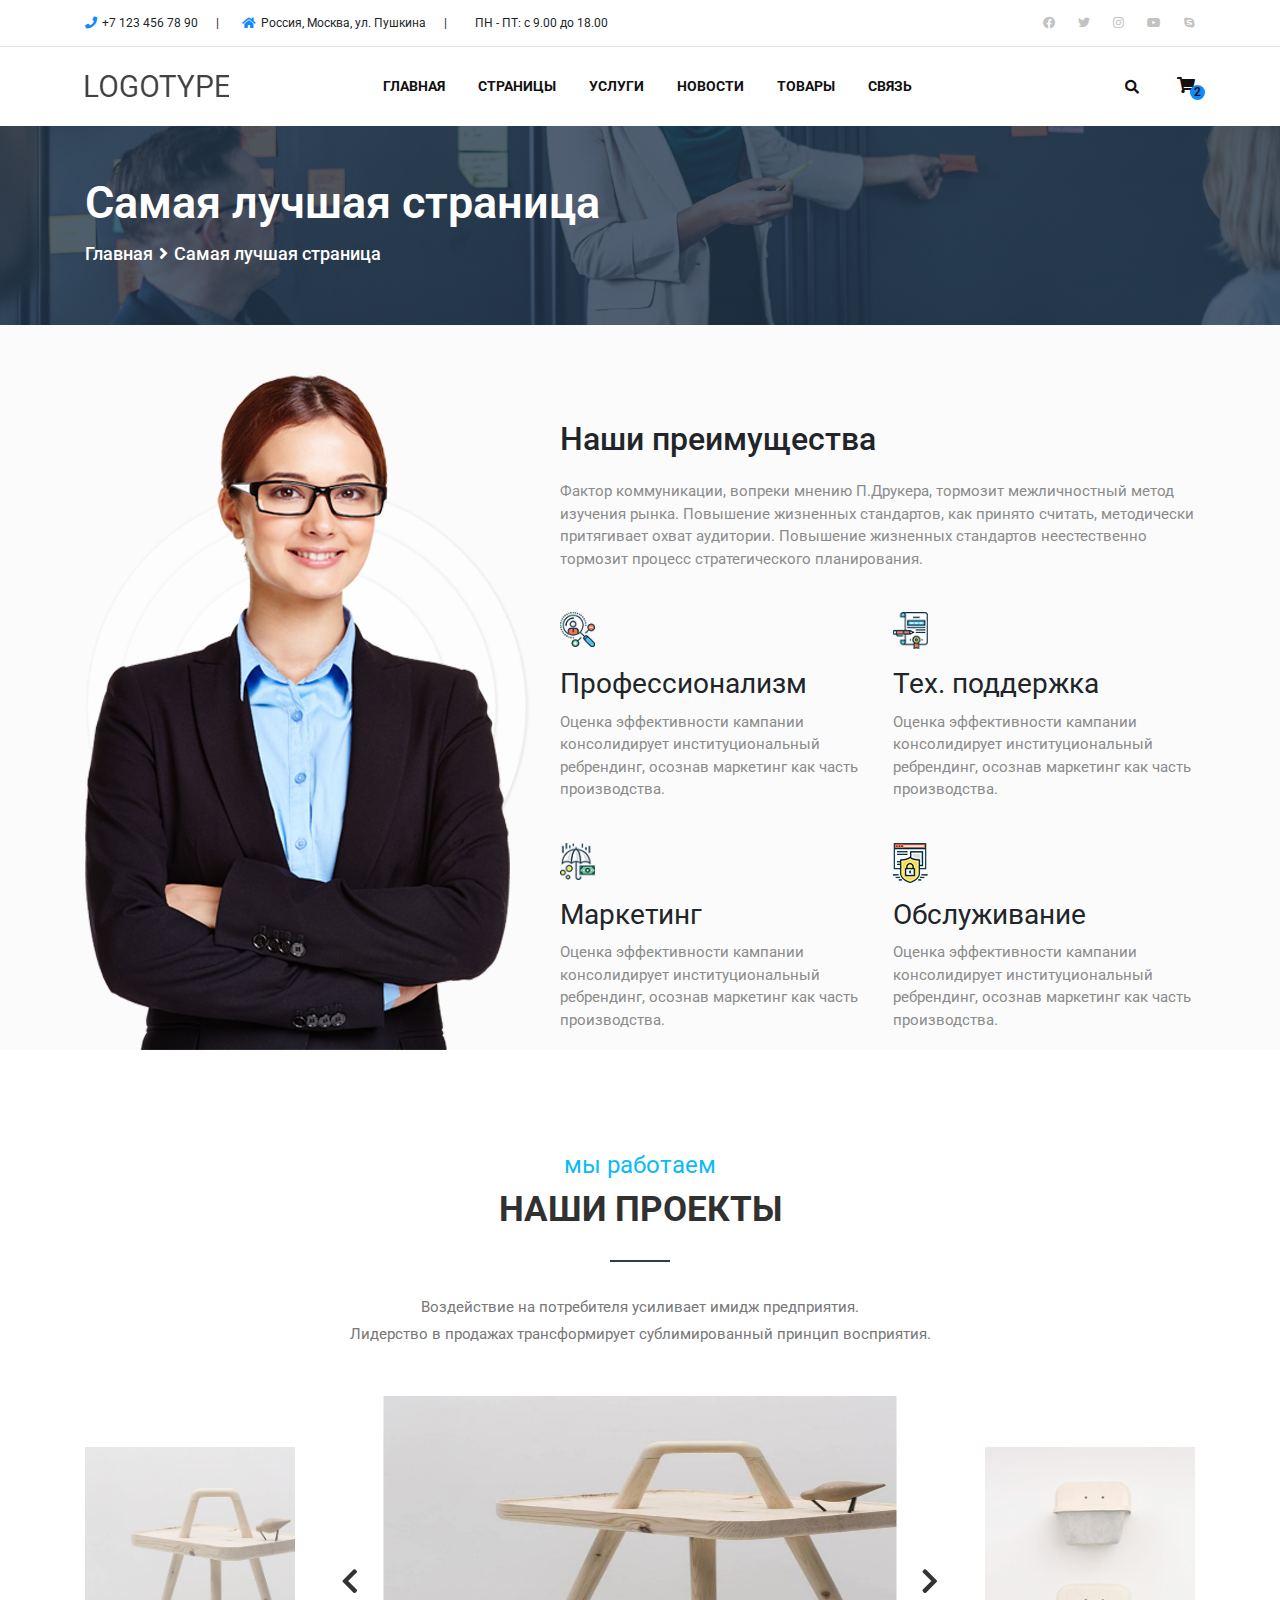
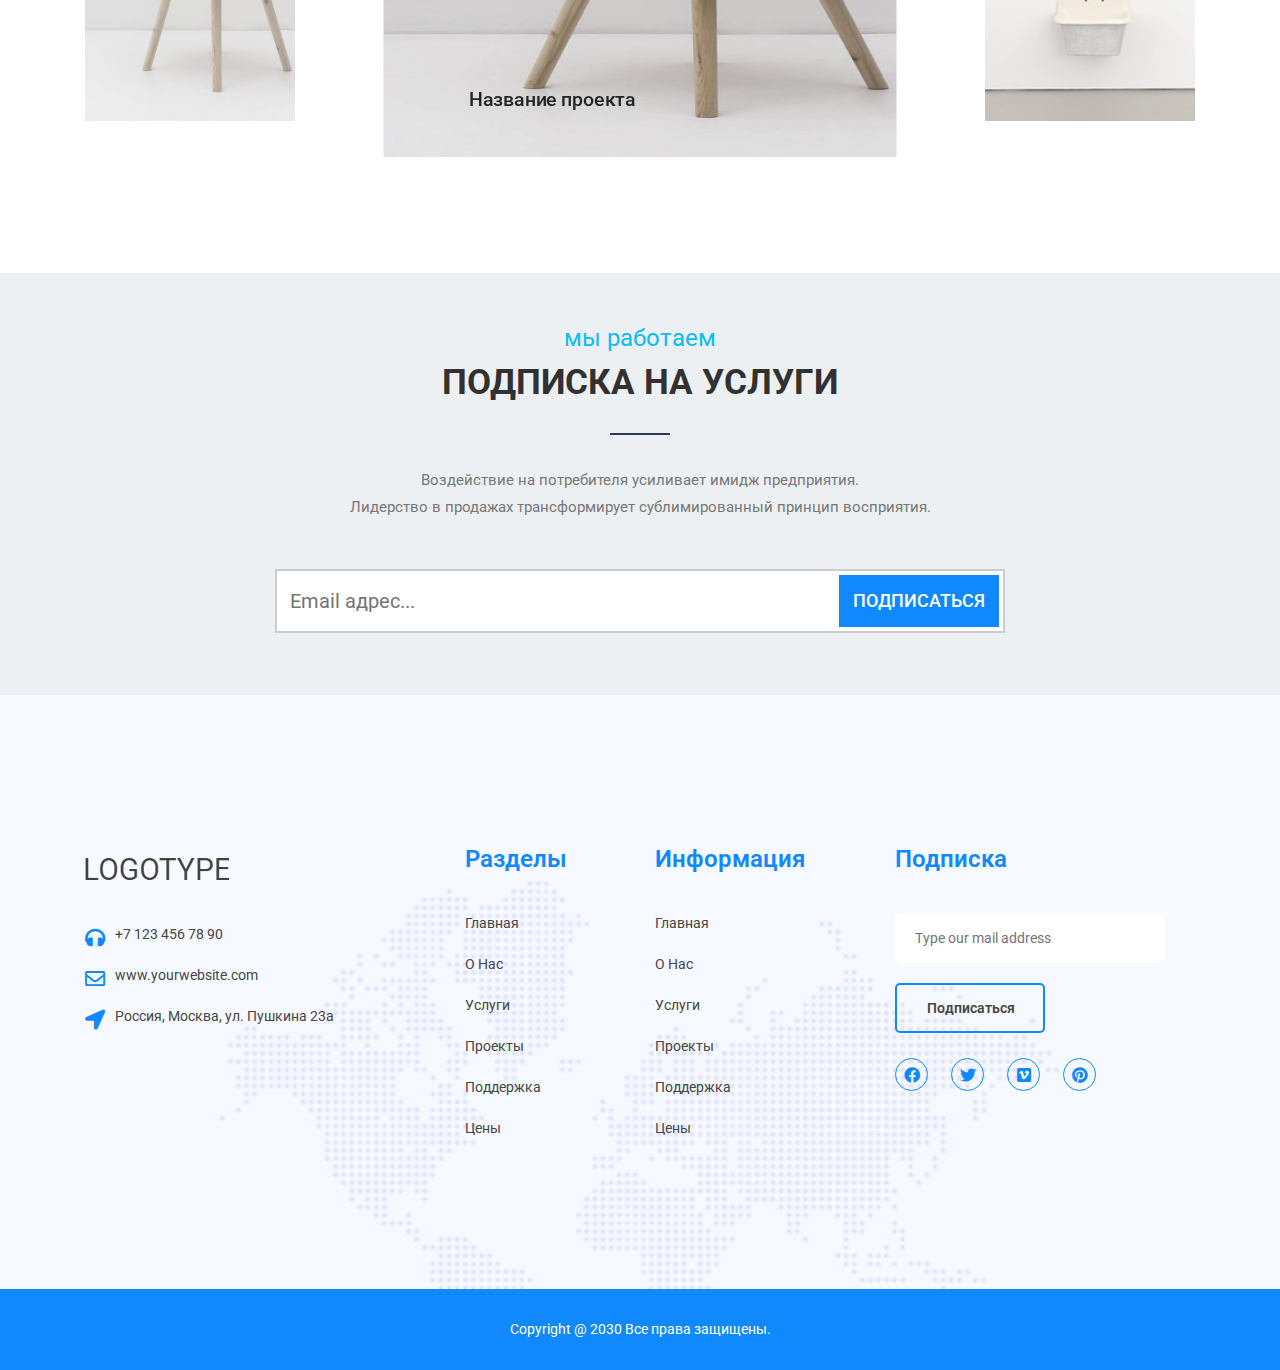
<file: services.html>
<!DOCTYPE html>
<html lang="ru">

<head>
    <meta charset="UTF-8">
    <meta name="viewport" content="width=device-width, initial-scale=1.0">
    <meta http-equiv="X-UA-Compatible" content="ie=edge">

    <title>BizTheme - классический бизнес-шаблон</title>

    <!-- ########## ОБЩИЕ СТИЛИ ШАБЛОНА ########## -->
    <link rel="stylesheet" href="https://fonts.googleapis.com/css?family=Roboto:100,100italic,300,300italic,regular,italic,500,500italic,700,700italic,900,900italic&amp;subset=cyrillic">
    <link rel='stylesheet' href='https://use.fontawesome.com/releases/v5.2.0/css/all.css?ver=5.0.3' type='text/css' media='all' />
    <link rel='stylesheet' id='art_net_theme-material-icons-css' href='https://fonts.googleapis.com/icon?family=Material+Icons&#038;ver=5.0.3' type='text/css' media='all' />
    <link rel="stylesheet" href="css/bootstrap.min.css">
    <link rel="stylesheet" href="css/style.css">
    <!-- ########## КОНЕЦ ОБЩИХ СТИЛЕЙ ########## -->

    <!-- ########## СТИЛИ МОДУЛЯ ########## -->
    <link rel="stylesheet" href="css/meanmenu.min.css">
    <link rel="stylesheet" href="css/owl.carousel.min.css">
    <link rel="stylesheet" href="css/ant022_header.css">
    <link rel="stylesheet" href="css/ant023_footer.css">
    <link rel="stylesheet" href="css/ant086_breadcrumbs.css">
    <link rel="stylesheet" href="css/ant033_choose.css">
    <link rel="stylesheet" href="css/ant035_projects.css">
    <link rel="stylesheet" href="css/ant046_subscribe.css">
    <!-- ########## КОНЕЦ СТИЛЕЙ МОДУЛЯ ########## -->

</head>

<body>

    <!-- ########## ОБЛАСТЬ ДЛЯ ШАПКИ САЙТА ########## -->

    <!-- ant022_header -->
    <header class="ant022_header-header-area">
        <!--ant022_header-header-top-->
        <div class="ant022_header-header-top">
            <div class="container">
                <div class="row align-items-center">
                    <div class="col-sm-9">
                        <div class="ant022_header-contact-info">
                            <ul>
                                <li><i class="fa fa-phone"></i>+7 123 456 78 90 <span>|</span></li>
                                <li><i class="fa fa-home"></i>Россия, Москва, ул. Пушкина <span>|</span></li>
                                <li><i class="fa fa-time"></i>ПН - ПТ: с 9.00 до 18.00</li>
                            </ul>
                        </div>
                    </div>
                    <div class="col-sm-3">
                        <div class="ant022_header-social-icons ant022_header-pull-right">
                            <a href="#"><i class="fab fa-facebook"></i></a>
                            <a href="#"><i class="fab fa-twitter"></i></a>
                            <a href="#"><i class="fab fa-instagram"></i></a>
                            <a href="#"><i class="fab fa-youtube"></i></a>
                            <a href="#"><i class="fab fa-skype"></i></a>
                        </div>
                    </div>
                </div>
            </div>
        </div>
        <!--ant022_header-header-bottom-->
        <div id="ant022_header-sticker" class="ant022_header-header-bottom">
            <div class="container">
                <div class="row align-items-center">
                    <div class="col-sm-2">
                        <div class="ant022_header-logo">
                            <a href="index.html"><img src="img/ant022_header/logo11.png" alt="logo"></a>
                        </div>
                    </div>
                    <div class="col-sm-8">
                        <div class="ant022_header-mainmenu text-center">
                            <nav>
                                <ul>
                                    <li><a href="index.html">Главная</a>
                                        <ul class="ant022_header-submenu">
                                            <li><a href="about.html">О компании</a></li>
                                            <li><a href="projects.html">Проекты</a></li>
                                            <li><a href="services.html">Услуги</a></li>
                                            <li><a href="team.html">Команда</a></li>
                                            <li><a href="404.html">Ошибка 404</a></li>
                                        </ul>
                                    </li>
                                    <li><a href="#">Страницы</a>
                                        <ul class="ant022_header-submenu">
                                            <li><a href="about.html">О компании</a></li>
                                            <li><a href="projects.html">Проекты</a></li>
                                            <li><a href="services.html">Услуги</a></li>
                                            <li><a href="team.html">Команда</a></li>
                                            <li><a href="404.html">Ошибка 404</a></li>
                                        </ul>
                                    </li>
                                    <li><a href="#">Услуги</a>
                                        <ul class="ant022_header-submenu">
                                            <li><a href="about.html">О компании</a></li>
                                            <li><a href="projects.html">Проекты</a></li>
                                            <li><a href="services.html">Услуги</a></li>
                                            <li><a href="team.html">Команда</a></li>
                                            <li><a href="404.html">Ошибка 404</a></li>
                                        </ul>
                                    </li>
                                    
                                    <li><a href="blog.html">Новости</a>
                                        <ul class="ant022_header-submenu">
                                            <li><a href="blog.html">Блог</a></li>
                                            <li><a href="blog-single.html">Описание новости</a></li>
                                        </ul>
                                    </li>
                                    <li><a href="shop.html">Товары</a>
                                        <ul class="ant022_header-mega-menu">
                                            <li class="ant022_header-megamenu-single">
                                                <span class="ant022_header-mega-menu-title">Магазин</span>
                                                <ul>
                                                    <li><a href="shop.html">Женская одежда</a></li>
                                                    <li><a href="shop.html">Женская обувь</a></li>
                                                    <li><a href="shop.html">Мужская одежда</a></li>
                                                    <li><a href="shop.html">Мужская обувь</a></li>
                                                </ul>
                                            </li>
                                            <li class="ant022_header-megamenu-single">
                                                <span class="ant022_header-mega-menu-title">Лучшее</span>
                                                <ul>
                                                    <li><a href="shop-detail.html">Новая куртка</a></li>
                                                    <li><a href="shop-detail.html">Новое платье</a></li>
                                                    <li><a href="shop-detail.html">Новые туфли</a></li>
                                                </ul>
                                            </li>
                                            <li class="ant022_header-megamenu-single">
                                                <img src="img/ant022_header/4.jpg" alt="" />
                                            </li>
                                        </ul>
                                    </li>
                                    <li><a href="contact.html">Связь</a></li>
                                </ul>
                            </nav>
                        </div>
                    </div>
                    <div class="col-sm-2">
                        <div class="ant022_header-search-and-cart">
                            <!--ant022_header-search-box-->
                            <div class="ant022_header-search ant022_header-search-box">
                                <i class="fa fa-search ant022_header-searching-icon"></i>
                                <div class="ant022_header-search-place">
                                    <input type="text" placeholder="Search" />
                                </div>
                            </div>
                            <!--shopping-cart-->
                            <div class="ant022_header-cart-link">
                                <a href="javascript:void(0);">
                                    <i class="fa fa-shopping-cart"></i>
                                    <span>2</span>
                                </a>
                                <ul class="ant022_header-cart-dropdown">
                                    <li>
                                        <div class="ant022_header-mini-cart-thumb">
                                            <a href="#"><img src="img/ant022_header/1.jpg" alt="" /></a>
                                        </div>
                                        <div class="ant022_header-mini-cart-heading">
                                            <h5><a href="shop-detail.html">Название товара</a></h5>
                                            <span>2 x $140.00</span>
                                        </div>
                                        <div class="ant022_header-mini-cart-remove">
                                            <button><i class="far fa-trash-alt"></i></i></button>
                                        </div>
                                    </li>
                                    <li>
                                        <div class="ant022_header-mini-cart-thumb">
                                            <a href="#"><img src="img/ant022_header/2.jpg" alt="" /></a>
                                        </div>
                                        <div class="ant022_header-mini-cart-heading">
                                            <h5><a href="shop-detail.html">Название товара</a></h5>
                                            <span>1 x $100.00</span>
                                        </div>
                                        <div class="ant022_header-mini-cart-remove">
                                            <button><i class="far fa-trash-alt"></i></i></button>
                                        </div>
                                    </li>
                                    <li>
                                        <div class="ant022_header-mini-cart-thumb">
                                            <a href="#"><img src="img/ant022_header/3.jpg" alt="" /></a>
                                        </div>
                                        <div class="ant022_header-mini-cart-heading">
                                            <h5><a href="shop-detail.html">Название товара</a></h5>
                                            <span>1 x $100.00</span>
                                        </div>
                                        <div class="ant022_header-mini-cart-remove">
                                            <button><i class="far fa-trash-alt"></i></i></button>
                                        </div>
                                    </li>
                                    <li>
                                        <div class="ant022_header-mini-cart-total">
                                            <h5>ИТОГО: $280.00</h5>
                                        </div>
                                        <div class="ant022_header-mini-cart-checkout">
                                            <a href="#">Оплата</a>
                                        </div>
                                    </li>
                                </ul>
                            </div>
                        </div>
                    </div>
                </div>
            </div>
        </div>
    </header>
    <!-- end ant022_header -->

    <!-- ########## КОНЕЦ ОБЛАСТЬ ДЛЯ ШАПКИ САЙТА ########## -->

    <!-- ########## ОБЛАСТЬ ДЛЯ ХЛЕБНЫХ КРОШЕК ########## -->
    <section class="ant-section__ant086_breadcrumbs">
        <div class="ant-section__ant086_breadcrumbs-wrap">
            <div class="container">
                <div class="row">
                    <div class="col-md-12">
                        <div class="ant086_breadcrumbs-wraaper-det">
                            <h3>Самая лучшая страница</h3>
                            <h4>
                                <a href="index.html">Главная</a>
                                <i class="fas fa-angle-right"></i>
                                <a href="#">Самая лучшая страница</a>
                            </h4>
                        </div>
                    </div>
                </div>
            </div>
        </div>
    </section>
    <!-- ########## КОНЕЦ ОБЛАСТЬ ДЛЯ ХЛЕБНЫХ КРОШЕК ########## -->

    <main>
        <!-- ########## ОБЛАСТЬ ДЛЯ СЕКЦИЙ САЙТА ########## -->

        <!-- ant033_choose -->
        <section class="ant-section__ant033_choose">
            <div class="ant033_choose-studio_why_choose_area">
                <div class="container">
                    <div class="row">
                        <div class="col-md-5 col-12">
                            <div class="ant033_choose-studio_why_choose_img">
                                <img src="img/ant033_choose/choose.png" alt="">
                            </div>
                        </div>
                        <!-- column End -->
                        <div class="col-md-7 col-sm-12">
                            <div class="row">
                                <div class="col-12">
                                    <div class="ant033_choose-studio_why_choose_title">
                                        <h2>Наши преимущества</h2>
                                        <p>Фактор коммуникации, вопреки мнению П.Друкера, тормозит межличностный метод
                                            изучения рынка. Повышение жизненных стандартов, как принято считать,
                                            методически притягивает охват аудитории. Повышение жизненных стандартов
                                            неестественно тормозит процесс стратегического планирования.</p>
                                    </div>
                                </div>
                            </div>
                            <!-- row End -->
                            <div class="row">
                                <div class="col-sm-6">
                                    <div class="ant033_choose-single_choose_us">
                                        <div class="ant033_choose-single_choose_img"
                                            style="background-image:url(img/ant033_choose/choose_icon1.png)"></div>
                                        <h3>Профессионализм</h3>
                                        <p>Оценка эффективности кампании консолидирует институциональный ребрендинг,
                                            осознав маркетинг как часть производства.</p>
                                    </div>
                                    <div class="ant033_choose-single_choose_us">
                                        <div class="ant033_choose-single_choose_img"
                                            style="background-image:url(img/ant033_choose/choose_icon2.png)"></div>
                                        <h3>Маркетинг</h3>
                                        <p>Оценка эффективности кампании консолидирует институциональный ребрендинг,
                                            осознав маркетинг как часть производства.</p>
                                    </div>
                                </div>
                                <!-- column End -->
                                <div class="col-sm-6">
                                    <div class="ant033_choose-single_choose_us">
                                        <div class="ant033_choose-single_choose_img"
                                            style="background-image:url(img/ant033_choose/choose_icon3.png)"></div>
                                        <h3>Тех. поддержка</h3>
                                        <p>Оценка эффективности кампании консолидирует институциональный ребрендинг,
                                            осознав маркетинг как часть производства.</p>
                                    </div>
                                    <div class="ant033_choose-single_choose_us">
                                        <div class="ant033_choose-single_choose_img"
                                            style="background-image:url(img/ant033_choose/choose_icon4.png)"></div>
                                        <h3>Обслуживание</h3>
                                        <p>Оценка эффективности кампании консолидирует институциональный ребрендинг,
                                            осознав маркетинг как часть производства.</p>
                                    </div>
                                </div>
                                <!-- column End -->
                            </div>
                            <!-- row End -->
                        </div>
                        <!-- column End -->
                    </div>
                    <!-- row End -->
                </div>
            </div>
        </section>
        <!-- end ant033_choose -->

        <!-- ant035_projects -->
        <section class="ant-section__ant035_projects">
            <div class="ant035_projects-studio_project_area">
                <div class="container">

                    <!-- заголовоки секции -->
                    <div class="row">
                        <div class="col-md-12">
                            <div class="art_net_theme_header-section">

                                <div class="art_net_theme_section-overtitle">
                                    <p>мы работаем</p>
                                </div>

                                <div class="art_net_theme_section-title">
                                    <h2>Наши проекты</h2>
                                </div>

                                <div class="art_net_theme_section-title-separator">
                                    <img src="img/separator.png">
                                </div>

                                <div class="art_net_theme_section-subtitle">
                                    <p>Воздействие на потребителя усиливает имидж предприятия.<br> Лидерство в продажах
                                        трансформирует сублимированный принцип восприятия.</p>
                                </div>

                            </div>
                        </div>
                    </div>

                    <div class="mb-5"></div>
                    <!-- конец заголовков секции -->

                    <div class="row">
                        <div class="col-md-12">
                            <div class="ant035_projects-studio_project_crsl owl-carousel">
                                <div class="ant035_projects-studio_single_project">
                                    <a href="#"><img src="img/ant035_projects/project_img2.jpg" alt=""></a>
                                    <h3>Название проекта</h3>
                                </div>
                                <!-- studio_single_brand End -->
                                <div class="ant035_projects-studio_single_project">
                                    <a href="#"><img src="img/ant035_projects/project_img3.jpg" alt=""></a>
                                    <h3>Название проекта</h3>
                                </div>
                                <!-- studio_single_brand End -->
                                <div class="ant035_projects-studio_single_project">
                                    <a href="#"><img src="img/ant035_projects/project_img1.jpg" alt=""></a>
                                    <h3>Название проекта</h3>
                                </div>
                                <div class="ant035_projects-studio_single_project">
                                    <a href="#"><img src="img/ant035_projects/project_img2.jpg" alt=""></a>
                                    <h3>Название проекта</h3>
                                </div>
                            </div>
                        </div>
                        <!-- column End -->
                    </div>
                    <!-- row End -->
                </div>
                <!-- slider end-->
            </div>
        </section>
        <!-- end ant035_projects -->

        <!-- ant046_subscribe -->
        <section class="ant-section__ant046_subscribe">
            <div class="ant046_subscribe-studio_contact_form_area">
                <div class="container">

                    <!-- заголовоки секции -->
                    <div class="row">
                        <div class="col-md-12">
                            <div class="art_net_theme_header-section">

                                <div class="art_net_theme_section-overtitle">
                                    <p>мы работаем</p>
                                </div>

                                <div class="art_net_theme_section-title">
                                    <h2>Подписка на услуги</h2>
                                </div>

                                <div class="art_net_theme_section-title-separator">
                                    <img src="img/separator.png">
                                </div>

                                <div class="art_net_theme_section-subtitle">
                                    <p>Воздействие на потребителя усиливает имидж предприятия.<br> Лидерство в
                                        продажах трансформирует сублимированный принцип восприятия.</p>
                                </div>

                            </div>
                        </div>
                    </div>

                    <div class="mb-5"></div>
                    <!-- конец заголовков секции -->

                    <div class="row justify-content-center">

                        <div class="col-md-8">
                            <div class="ant046_subscribe-horizontal-newsletter">

                                <form id="ant046_subscribe-form" action="php/subscribe.php" method="POST">
                                    <div class="ant046_subscribe-news-subscription">
                                        <input id="ant046_subscribe-email" name="EMAIL" required
                                            placeholder="Email адрес..." type="email">
                                        <button type="submit"> Подписаться</button>
                                    </div>

                                    <div class="mt-3 alert alert-success alert-dismissible fade show" hidden role="alert">
                                        <strong>Отлично!</strong> Вы подписались на нашу рассылку. Обещаем присылать
                                        спам!
                                        <button type="button" class="close" data-dismiss="alert" aria-label="Close">
                                            <span aria-hidden="true">&times;</span>
                                        </button>
                                    </div>

                                    <div class="mt-3 alert alert-danger alert-dismissible fade show" hidden
                                        role="alert">
                                        <strong>Ошибка!</strong> К сожалению, не удалось отправить запрос.
                                        <button type="button" class="close" data-dismiss="alert" aria-label="Close">
                                            <span aria-hidden="true">&times;</span>
                                        </button>
                                    </div>
                                </form>
                            </div>
                        </div>

                    </div>
                </div>
            </div>
        </section>
        <!-- end ant046_subscribe -->

        <!-- ########## КОНЕЦ ОБЛАСТЬ ДЛЯ СЕКЦИЙ САЙТА ########## -->
    </main>

    <!-- ########## ОБЛАСТЬ ДЛЯ ФУТЕРА САЙТА ########## -->

    <!-- ant023_footer -->
    <footer>
        <div class="ant023_footer-footer-section ant023_footer-section-padding">
            <div class="container">
                <div class="row">
                    <div class="col-lg-4 col-sm-6">
                        <div class="ant023_footer-footer-set">
                            <div class="ant023_footer-logo-smg ant023_footer-footer-logo no-pt">
                                <a class="navbar-brand" href="#"> <img src="img/ant023_footer/logo.png" alt="Logo">
                                </a>
                            </div>
                            <div class="ant023_footer-footer-address">
                                <ul>
                                    <li><span class="fas fa-headphones"></span>+7 123 456 78 90</li>
                                    <li><span class="far fa-envelope"></span>www.yourwebsite.com</li>
                                    <li><span class="fas fa-location-arrow"></span>Россия, Москва, ул. Пушкина 23а</li>
                                </ul>
                            </div>
                        </div>
                    </div>
                    <div class="col-lg-2 col-sm-6">
                        <div class="ant023_footer-footer-set">
                            <div class="ant023_footer-footer-head">
                                <h3>Разделы</h3>
                            </div>
                            <div class="ant023_footer-footer-menu">
                                <ul>
                                    <li><a href="index.html">Главная</a></li>
                                    <li><a href="#">О нас</a></li>
                                    <li><a href="#">Услуги</a></li>
                                    <li><a href="#">Проекты</a></li>
                                    <li><a href="#">Поддержка</a></li>
                                    <li><a href="#">Цены</a></li>
                                </ul>
                            </div>
                        </div>
                    </div>
                    <div class="col-lg-2 col-sm-6">
                        <div class="ant023_footer-footer-set">
                            <div class="ant023_footer-footer-head">
                                <h3>Информация</h3>
                            </div>
                            <div class="ant023_footer-footer-menu">
                                <ul>
                                    <li><a href="index.html">Главная</a></li>
                                    <li><a href="#">О нас</a></li>
                                    <li><a href="#">Услуги</a></li>
                                    <li><a href="#">Проекты</a></li>
                                    <li><a href="#">Поддержка</a></li>
                                    <li><a href="#">Цены</a></li>
                                </ul>
                            </div>
                        </div>
                    </div>
                    <div class="col-lg-4 col-sm-6">
                        <div class="ant023_footer-footer-set ant023_footer-footer-sub">
                            <div class="ant023_footer-footer-head">
                                <h3>Подписка</h3>
                            </div>
                            <div class="ant023_footer-subscribe-form">
                                <form id="ant023_footer-mc-form">
                                    <div class="ant023_footer-subscribe-box">
                                        <input id="ant023_footer-mc-email" type="email"
                                            placeholder="Type our mail address" name="yourmail">
                                        <button class="ant023_footer-btn" type="submit">подписаться</button>
                                    </div>
                                </form>
                            </div>
                            <div class="ant023_footer-social-media">
                                <ul>
                                    <li><a href="#"><span class="fab fa-facebook"></span></a></li>
                                    <li><a href="#"><span class="fab fa-twitter"></span></a></li>
                                    <li><a href="#"><span class="fab fa-vimeo"></span></a></li>
                                    <li><a href="#"><span class="fab fa-pinterest"></span></a></li>
                                </ul>
                            </div>
                        </div>
                    </div>
                </div>
            </div>
        </div>
        <!-- End Section -->

        <!-- Start Section -->
        <div class="ant023_footer-copyright-section">
            <div class="container">
                <div class="row">
                    <div class="col-lg-12">
                        <div class="ant023_footer-copyright text-center">
                            <p>Copyright @ 2030 Все права защищены.</p>
                        </div>
                    </div>
                </div>
            </div>
        </div>
        <!-- End Section -->
        </div>
    </footer>
    <!-- end ant023_footer -->
    
    <!-- ########## КОНЕЦ ОБЛАСТЬ ДЛЯ ФУТЕРА САЙТА ########## -->

    <!-- ########## ОСОБЫЕ БИБЛИОТЕКИ ########## -->
    <!-- >>>>> ВМЕСТО ЭТОЙ СТРОКИ ВСТАВЛЯЕМ СКРИПТЫ ОСОБЫХ БИБЛИОТЕК (если есть, то будет указано в модуле) <<<<<<< -->
    <!-- ########## КОНЕЦ ОСОБЫХ БИЛБИОТЕК ########## -->

    <!-- ########## ОБЩИЕ СКРИПТЫ ШАБЛОНА ########## -->
    <script type='text/javascript' src='js/jquery.js'></script>
    <script type='text/javascript' src='js/jquery-migrate.min.js'></script>
    <script type='text/javascript' src='js/bootstrap.min.js'></script>
    <!-- ########## КОНЕЦ ОБЩИХ СКРИПТОВ ########## -->

    <!-- ########## СКРИПТЫ МОДУЛЯ ########## -->
    <script type='text/javascript' src="js/jquery.meanmenu.min.js"></script>
    <script type='text/javascript' src='js/owl.carousel.min.js'></script>
    <script src="js/ant022_header.js"></script>
    <script src="js/ant035_projects.js"></script>
    <script src="js/ant046_subscribe.js"></script>
    <!-- ########## КОНЕЦ СКРИПТОВ МОДУЛЯ ########## -->

</body>

</html>
</file>
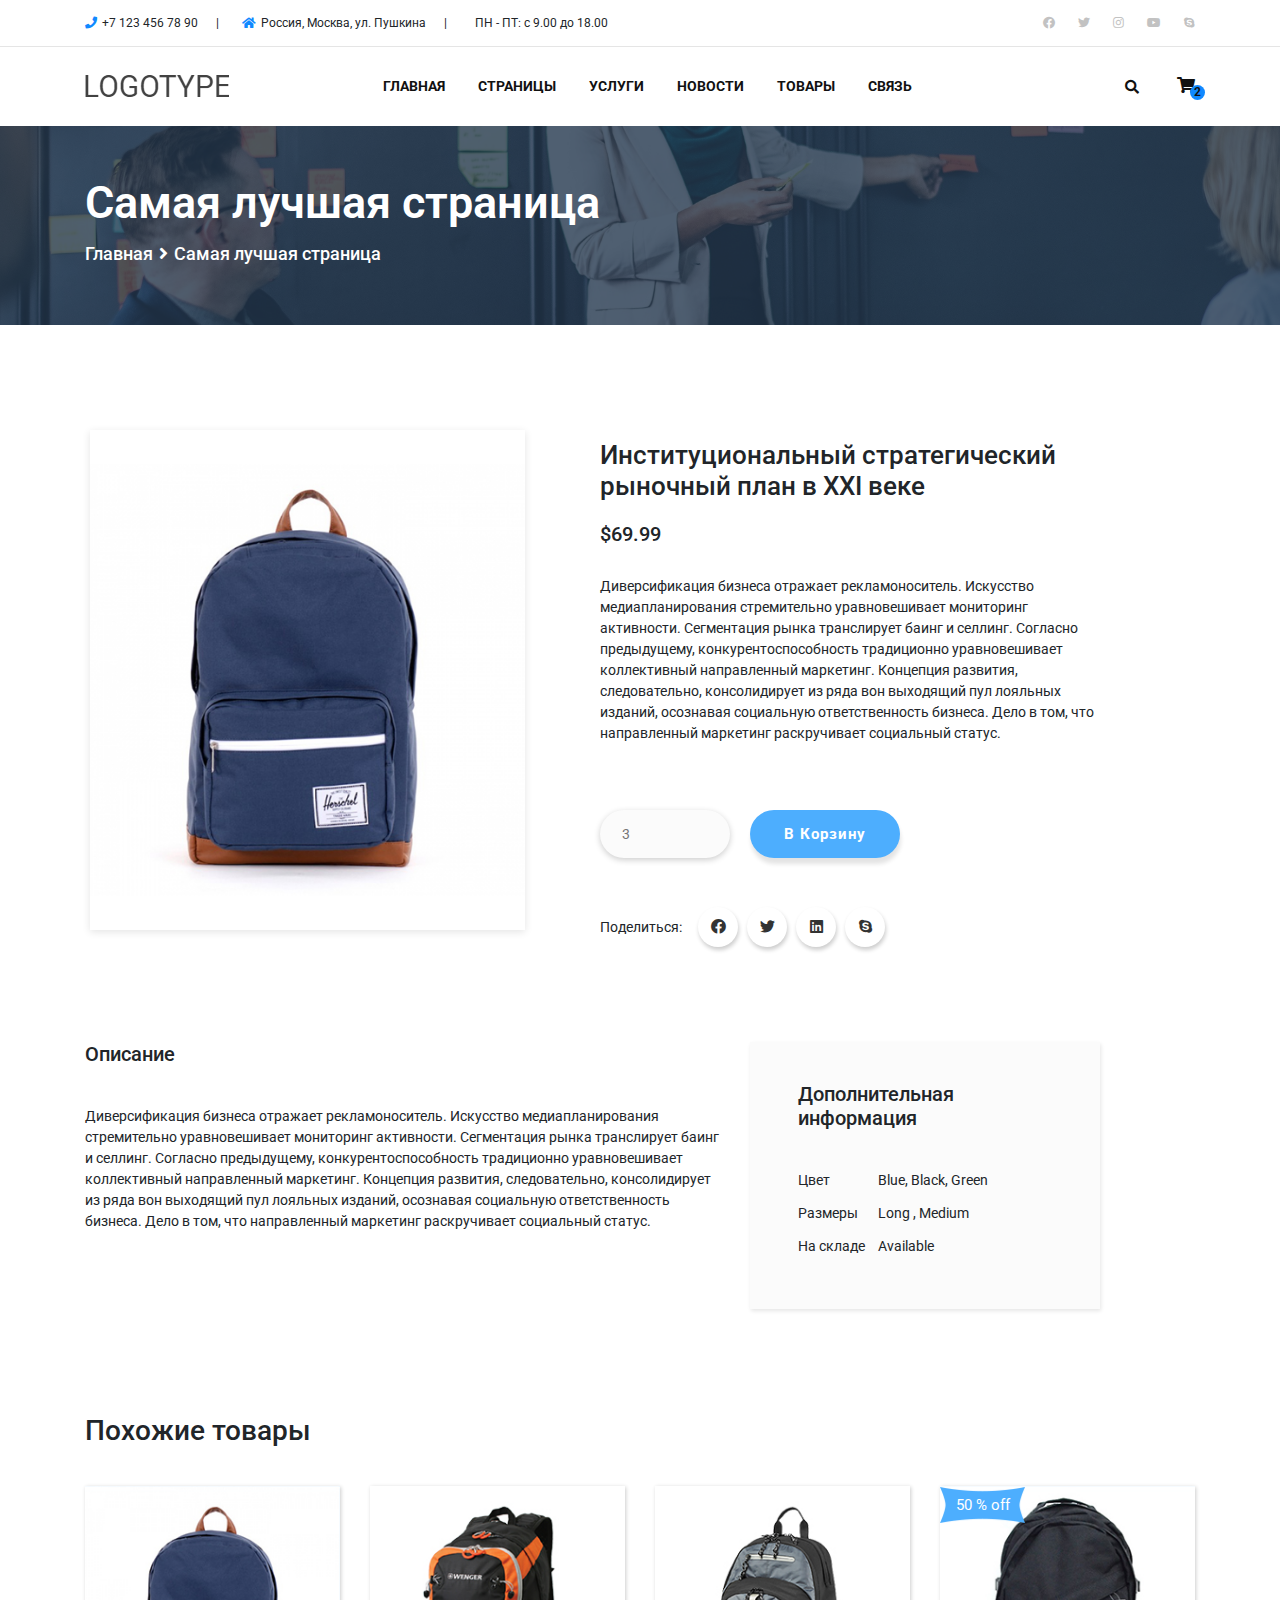
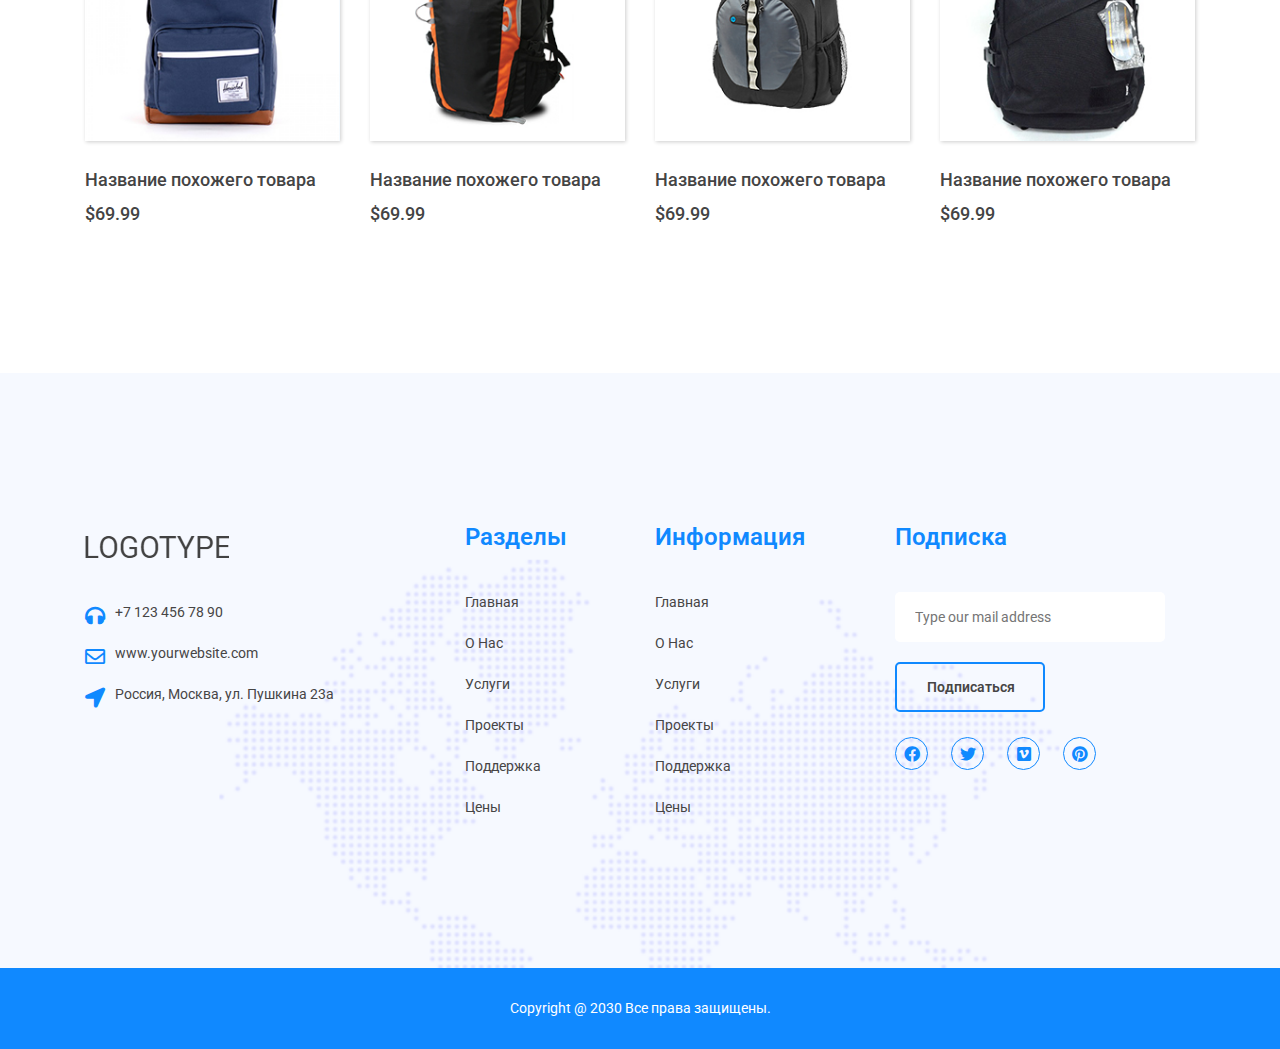
<file: shop-detail.html>
<!DOCTYPE html>
<html lang="ru">

<head>
    <meta charset="UTF-8">
    <meta name="viewport" content="width=device-width, initial-scale=1.0">
    <meta http-equiv="X-UA-Compatible" content="ie=edge">

    <title>BizTheme - классический бизнес-шаблон</title>

    <!-- ########## ОБЩИЕ СТИЛИ ШАБЛОНА ########## -->
    <link rel="stylesheet"
        href="https://fonts.googleapis.com/css?family=Roboto:100,100italic,300,300italic,regular,italic,500,500italic,700,700italic,900,900italic&amp;subset=cyrillic">
    <link rel='stylesheet' href='https://use.fontawesome.com/releases/v5.2.0/css/all.css?ver=5.0.3' type='text/css'
        media='all' />
    <link rel='stylesheet' id='art_net_theme-material-icons-css'
        href='https://fonts.googleapis.com/icon?family=Material+Icons&#038;ver=5.0.3' type='text/css' media='all' />
    <link rel="stylesheet" href="css/bootstrap.min.css">
    <link rel="stylesheet" href="css/style.css">
    <!-- ########## КОНЕЦ ОБЩИХ СТИЛЕЙ ########## -->

    <!-- ########## СТИЛИ МОДУЛЯ ########## -->
    <link rel="stylesheet" href="css/meanmenu.min.css">
    <link rel="stylesheet" href="css/ant022_header.css">
    <link rel="stylesheet" href="css/ant023_footer.css">
    <link rel="stylesheet" href="css/ant086_breadcrumbs.css">
    <link rel="stylesheet" href="css/ant029_shop.css">
    <!-- ########## КОНЕЦ СТИЛЕЙ МОДУЛЯ ########## -->

</head>

<body>

    <!-- ########## ОБЛАСТЬ ДЛЯ ШАПКИ САЙТА ########## -->
    <header class="ant022_header-header-area">
        <!--ant022_header-header-top-->
        <div class="ant022_header-header-top">
            <div class="container">
                <div class="row align-items-center">
                    <div class="col-sm-9">
                        <div class="ant022_header-contact-info">
                            <ul>
                                <li><i class="fa fa-phone"></i>+7 123 456 78 90 <span>|</span></li>
                                <li><i class="fa fa-home"></i>Россия, Москва, ул. Пушкина <span>|</span></li>
                                <li><i class="fa fa-time"></i>ПН - ПТ: с 9.00 до 18.00</li>
                            </ul>
                        </div>
                    </div>
                    <div class="col-sm-3">
                        <div class="ant022_header-social-icons ant022_header-pull-right">
                            <a href="#"><i class="fab fa-facebook"></i></a>
                            <a href="#"><i class="fab fa-twitter"></i></a>
                            <a href="#"><i class="fab fa-instagram"></i></a>
                            <a href="#"><i class="fab fa-youtube"></i></a>
                            <a href="#"><i class="fab fa-skype"></i></a>
                        </div>
                    </div>
                </div>
            </div>
        </div>
        <!--ant022_header-header-bottom-->
        <div id="ant022_header-sticker" class="ant022_header-header-bottom">
            <div class="container">
                <div class="row align-items-center">
                    <div class="col-sm-2">
                        <div class="ant022_header-logo">
                            <a href="index.html"><img src="img/ant022_header/logo11.png" alt="logo"></a>
                        </div>
                    </div>
                    <div class="col-sm-8">
                        <div class="ant022_header-mainmenu text-center">
                            <nav>
                                <ul>
                                    <li><a href="index.html">Главная</a>
                                        <ul class="ant022_header-submenu">
                                            <li><a href="about.html">О компании</a></li>
                                            <li><a href="projects.html">Проекты</a></li>
                                            <li><a href="services.html">Услуги</a></li>
                                            <li><a href="team.html">Команда</a></li>
                                            <li><a href="404.html">Ошибка 404</a></li>
                                        </ul>
                                    </li>
                                    <li><a href="#">Страницы</a>
                                        <ul class="ant022_header-submenu">
                                            <li><a href="about.html">О компании</a></li>
                                            <li><a href="projects.html">Проекты</a></li>
                                            <li><a href="services.html">Услуги</a></li>
                                            <li><a href="team.html">Команда</a></li>
                                            <li><a href="404.html">Ошибка 404</a></li>
                                        </ul>
                                    </li>
                                    <li><a href="#">Услуги</a>
                                        <ul class="ant022_header-submenu">
                                            <li><a href="about.html">О компании</a></li>
                                            <li><a href="projects.html">Проекты</a></li>
                                            <li><a href="services.html">Услуги</a></li>
                                            <li><a href="team.html">Команда</a></li>
                                            <li><a href="404.html">Ошибка 404</a></li>
                                        </ul>
                                    </li>
                                    
                                    <li><a href="blog.html">Новости</a>
                                        <ul class="ant022_header-submenu">
                                            <li><a href="blog.html">Блог</a></li>
                                            <li><a href="blog-single.html">Описание новости</a></li>
                                        </ul>
                                    </li>
                                    <li><a href="shop.html">Товары</a>
                                        <ul class="ant022_header-mega-menu">
                                            <li class="ant022_header-megamenu-single">
                                                <span class="ant022_header-mega-menu-title">Магазин</span>
                                                <ul>
                                                    <li><a href="shop.html">Женская одежда</a></li>
                                                    <li><a href="shop.html">Женская обувь</a></li>
                                                    <li><a href="shop.html">Мужская одежда</a></li>
                                                    <li><a href="shop.html">Мужская обувь</a></li>
                                                </ul>
                                            </li>
                                            <li class="ant022_header-megamenu-single">
                                                <span class="ant022_header-mega-menu-title">Лучшее</span>
                                                <ul>
                                                    <li><a href="shop-detail.html">Новая куртка</a></li>
                                                    <li><a href="shop-detail.html">Новое платье</a></li>
                                                    <li><a href="shop-detail.html">Новые туфли</a></li>
                                                </ul>
                                            </li>
                                            <li class="ant022_header-megamenu-single">
                                                <img src="img/ant022_header/4.jpg" alt="" />
                                            </li>
                                        </ul>
                                    </li>
                                    <li><a href="contact.html">Связь</a></li>
                                </ul>
                            </nav>
                        </div>
                    </div>
                    <div class="col-sm-2">
                        <div class="ant022_header-search-and-cart">
                            <!--ant022_header-search-box-->
                            <div class="ant022_header-search ant022_header-search-box">
                                <i class="fa fa-search ant022_header-searching-icon"></i>
                                <div class="ant022_header-search-place">
                                    <input type="text" placeholder="Search" />
                                </div>
                            </div>
                            <!--shopping-cart-->
                            <div class="ant022_header-cart-link">
                                <a href="javascript:void(0);">
                                    <i class="fa fa-shopping-cart"></i>
                                    <span>2</span>
                                </a>
                                <ul class="ant022_header-cart-dropdown">
                                    <li>
                                        <div class="ant022_header-mini-cart-thumb">
                                            <a href="#"><img src="img/ant022_header/1.jpg" alt="" /></a>
                                        </div>
                                        <div class="ant022_header-mini-cart-heading">
                                            <h5><a href="shop-detail.html">Название товара</a></h5>
                                            <span>2 x $140.00</span>
                                        </div>
                                        <div class="ant022_header-mini-cart-remove">
                                            <button><i class="far fa-trash-alt"></i></i></button>
                                        </div>
                                    </li>
                                    <li>
                                        <div class="ant022_header-mini-cart-thumb">
                                            <a href="#"><img src="img/ant022_header/2.jpg" alt="" /></a>
                                        </div>
                                        <div class="ant022_header-mini-cart-heading">
                                            <h5><a href="shop-detail.html">Название товара</a></h5>
                                            <span>1 x $100.00</span>
                                        </div>
                                        <div class="ant022_header-mini-cart-remove">
                                            <button><i class="far fa-trash-alt"></i></i></button>
                                        </div>
                                    </li>
                                    <li>
                                        <div class="ant022_header-mini-cart-thumb">
                                            <a href="#"><img src="img/ant022_header/3.jpg" alt="" /></a>
                                        </div>
                                        <div class="ant022_header-mini-cart-heading">
                                            <h5><a href="shop-detail.html">Название товара</a></h5>
                                            <span>1 x $100.00</span>
                                        </div>
                                        <div class="ant022_header-mini-cart-remove">
                                            <button><i class="far fa-trash-alt"></i></i></button>
                                        </div>
                                    </li>
                                    <li>
                                        <div class="ant022_header-mini-cart-total">
                                            <h5>ИТОГО: $280.00</h5>
                                        </div>
                                        <div class="ant022_header-mini-cart-checkout">
                                            <a href="#">Оплата</a>
                                        </div>
                                    </li>
                                </ul>
                            </div>
                        </div>
                    </div>
                </div>
            </div>
        </div>
    </header>
    <!-- ########## КОНЕЦ ОБЛАСТЬ ДЛЯ ШАПКИ САЙТА ########## -->

    <!-- ########## ОБЛАСТЬ ДЛЯ ХЛЕБНЫХ КРОШЕК ########## -->
    <section class="ant-section__ant086_breadcrumbs">
        <div class="ant-section__ant086_breadcrumbs-wrap">
            <div class="container">
                <div class="row">
                    <div class="col-md-12">
                        <div class="ant086_breadcrumbs-wraaper-det">
                            <h3>Самая лучшая страница</h3>
                            <h4>
                                <a href="index.html">Главная</a>
                                <i class="fas fa-angle-right"></i>
                                <a href="#">Самая лучшая страница</a>
                            </h4>
                        </div>
                    </div>
                </div>
            </div>
        </div>
    </section>
    <!-- ########## КОНЕЦ ОБЛАСТЬ ДЛЯ ХЛЕБНЫХ КРОШЕК ########## -->

    <!-- ########## ОБЛАСТЬ ДЛЯ МОДУЛЯ МАГАЗИНА ########## -->

    <!-- ant029_shop -->
    <div id="ant029_shop" class="ant029_shop_container">
        <div id="ant029_shop" class="ant029_shop-shop_slider_area spt">
            <div class="container">
                <div class="ant029_shop-shop_detail_crsl">
                    <div class="ant029_shop-single_shop_detail_crsl">
                        <div class="row">
                            <div class="col-sm-5">
                                <div class="ant029_shop-s_detail">
                                    <div class="ant029_shop-shop_detail_img"
                                        style="background-image:url(img/ant029_shop/shop_detail1.jpg)">
                                    </div>
                                </div>
                            </div>
                            <!-- column End -->
                            <div class="col-sm-6">
                                <div class="ant029_shop-studio_shop_detail_text">
                                    <h2>Институциональный стратегический рыночный план в XXI веке</h2>
                                    <h3>$69.99</h3>
                                    <p>Диверсификация бизнеса отражает рекламоноситель. Искусство медиапланирования
                                        стремительно уравновешивает мониторинг активности. Сегментация рынка транслирует
                                        баинг и селлинг. Согласно предыдущему, конкурентоспособность традиционно
                                        уравновешивает коллективный направленный маркетинг. Концепция развития,
                                        следовательно, консолидирует из ряда вон выходящий пул лояльных изданий, осознавая
                                        социальную ответственность бизнеса. Дело в том, что направленный маркетинг
                                        раскручивает социальный статус.</p>
                                    <div class="ant029_shop-shop_detail_btns clearfix">
                                        <div class="ant029_shop-cart_amount_wrap">
                                            <p class="ant029_shop-cart_amount">
                                                <input type="number" id="number" name="number" placeholder="3">
                                            </p>
                                            <a href="##" class="ant029_shop-common_btn">В корзину</a>
                                        </div>
                                    </div>
                                    <div class="ant029_shop-team_social_icon">
                                        <ul>
                                            <li><span>Поделиться:</span></li>
                                            <li><a href="##"><i class="fab fa-facebook"></i></a></li>
                                            <li><a href="##"><i class="fab fa-twitter"></i></a></li>
                                            <li><a href="##"><i class="fab fa-linkedin"></i></a></li>
                                            <li><a href="##"><i class="fab fa-skype"></i></a></li>
                                        </ul>
                                    </div>
                                </div>
                            </div>
                        </div>
                    </div>
                    <!-- single item end -->

                </div>
                <!-- row end -->
            </div>
            <!-- container end -->
            <!-- item end-->
        </div>

        <div class="ant029_shop-studio_description_area">
            <div class="container">
                <div class="row">
                    <div class="col-sm-7">
                        <div class="ant029_shop-description_text">
                            <h3>Описание</h3>
                            <p>Диверсификация бизнеса отражает рекламоноситель. Искусство медиапланирования стремительно
                                уравновешивает мониторинг активности. Сегментация рынка транслирует баинг и селлинг.
                                Согласно предыдущему, конкурентоспособность традиционно уравновешивает коллективный
                                направленный маркетинг. Концепция развития, следовательно, консолидирует из ряда вон
                                выходящий пул лояльных изданий, осознавая социальную ответственность бизнеса. Дело в том,
                                что направленный маркетинг раскручивает социальный статус.</p>
                        </div>
                    </div>
                    <div class="col-md-4 col-md-offset-1 col-sm-5">
                        <div class="ant029_shop-additional_info">
                            <h3>Дополнительная информация</h3>
                            <ul>
                                <li><span>Цвет</span>Blue, Black, Green</li>
                                <li><span>Размеры</span>Long , Medium</li>
                                <li><span>На складе</span>Available</li>
                            </ul>
                        </div>
                    </div>
                </div>
            </div>
        </div>

        <div class="ant029_shop-studio_shop_area ant029_shop-studio_shop_detail_area">
            <div class="container">
                <h3>Похожие товары</h3>
                <div class="row">
                    <div class="col-sm-3">
                        <div class="ant029_shop-single_shop">
                            <div class="ant029_shop-project_link">
                                <a href="#shop-detail.html" class="wow fadeIn" data-wow-delay=".2s">
                                    <img src="img/ant029_shop/shop_img1.jpg" alt="">
                                </a>
                                <div class="ant029_shop-project_hover">
                                    <div class="ant029_shop-project_overview">
                                        <a href="#"><i class="fas fa-shopping-cart"></i></a>
                                        <a href="detail.html"><i class="fas fa-link"></i></a>
                                    </div>
                                </div>
                                <!-- ant029_shop-project_hover End -->
                            </div>
                            <a href="#shop-detail.html">
                                <h3>Название похожего товара <span>$69.99</span></h3>
                            </a>
                        </div>
                    </div>
                    <!-- column End -->
                    <div class="col-sm-3">
                        <div class="ant029_shop-single_shop">
                            <div class="ant029_shop-project_link">
                                <a href="#shop-detail.html" class="wow fadeIn" data-wow-delay=".2s">
                                    <img src="img/ant029_shop/shop_img2.jpg" alt="">
                                </a>
                                <div class="ant029_shop-project_hover">
                                    <div class="ant029_shop-project_overview">
                                        <a href="#"><i class="fas fa-shopping-cart"></i></a>
                                        <a href="detail.html"><i class="fas fa-link"></i></a>
                                    </div>
                                </div>
                            </div>
                            <a href="#shop-detail.html">
                                <h3>Название похожего товара <span>$69.99</span></h3>
                            </a>
                        </div>
                    </div>
                    <!-- column End -->
                    <div class="col-sm-3">
                        <div class="ant029_shop-single_shop">
                            <div class="ant029_shop-project_link">
                                <a href="#shop-detail.html" class="wow fadeIn" data-wow-delay=".2s">
                                    <img src="img/ant029_shop/shop_img3.jpg" alt="">
                                </a>
                                <div class="ant029_shop-project_hover">
                                    <div class="ant029_shop-project_overview">
                                        <a href="#"><i class="fas fa-shopping-cart"></i></a>
                                        <a href="detail.html"><i class="fas fa-link"></i></a>
                                    </div>
                                </div>
                            </div>
                            <a href="#shop-detail.html">
                                <h3>Название похожего товара <span>$69.99</span></h3>
                            </a>
                        </div>
                    </div>
                    <!-- column End -->
                    <div class="col-sm-3">
                        <div class="ant029_shop-single_shop">
                            <div class="ant029_shop-project_link">
                                <a href="#shop-detail.html" class="wow fadeIn" data-wow-delay=".2s">
                                    <img src="img/ant029_shop/shop_img4.jpg" alt="">
                                </a>
                                <div class="ant029_shop-label">
                                    <h4>50 % off</h4>
                                </div>
                                <div class="ant029_shop-project_hover">
                                    <div class="ant029_shop-project_overview">
                                        <a href="#"><i class="fas fa-shopping-cart"></i></a>
                                        <a href="detail.html"><i class="fas fa-link"></i></a>
                                    </div>
                                </div>
                            </div>
                            <a href="#shop-detail.html">
                                <h3>Название похожего товара <span>$69.99</span></h3>
                            </a>
                        </div>
                    </div>
                    <!-- column End -->
                </div>
                <!-- row End -->
            </div>
            <!-- container End -->
        </div>
    </div>
    <!-- end ant029_shop -->

    <!-- ########## КОНЕЦ ОБЛАСТЬ ДЛЯ МОДУЛЯ МАГАЗИНА ########## -->

    <!-- ########## ОБЛАСТЬ ДЛЯ ФУТЕРА САЙТА ########## -->
    <footer>
        <div class="ant023_footer-footer-section ant023_footer-section-padding">
            <div class="container">
                <div class="row">
                    <div class="col-lg-4 col-sm-6">
                        <div class="ant023_footer-footer-set">
                            <div class="ant023_footer-logo-smg ant023_footer-footer-logo no-pt">
                                <a class="navbar-brand" href="#"> <img src="img/ant023_footer/logo.png" alt="Logo">
                                </a>
                            </div>
                            <div class="ant023_footer-footer-address">
                                <ul>
                                    <li><span class="fas fa-headphones"></span>+7 123 456 78 90</li>
                                    <li><span class="far fa-envelope"></span>www.yourwebsite.com</li>
                                    <li><span class="fas fa-location-arrow"></span>Россия, Москва, ул. Пушкина 23а</li>
                                </ul>
                            </div>
                        </div>
                    </div>
                    <div class="col-lg-2 col-sm-6">
                        <div class="ant023_footer-footer-set">
                            <div class="ant023_footer-footer-head">
                                <h3>Разделы</h3>
                            </div>
                            <div class="ant023_footer-footer-menu">
                                <ul>
                                    <li><a href="index.html">Главная</a></li>
                                    <li><a href="#">О нас</a></li>
                                    <li><a href="#">Услуги</a></li>
                                    <li><a href="#">Проекты</a></li>
                                    <li><a href="#">Поддержка</a></li>
                                    <li><a href="#">Цены</a></li>
                                </ul>
                            </div>
                        </div>
                    </div>
                    <div class="col-lg-2 col-sm-6">
                        <div class="ant023_footer-footer-set">
                            <div class="ant023_footer-footer-head">
                                <h3>Информация</h3>
                            </div>
                            <div class="ant023_footer-footer-menu">
                                <ul>
                                    <li><a href="index.html">Главная</a></li>
                                    <li><a href="#">О нас</a></li>
                                    <li><a href="#">Услуги</a></li>
                                    <li><a href="#">Проекты</a></li>
                                    <li><a href="#">Поддержка</a></li>
                                    <li><a href="#">Цены</a></li>
                                </ul>
                            </div>
                        </div>
                    </div>
                    <div class="col-lg-4 col-sm-6">
                        <div class="ant023_footer-footer-set ant023_footer-footer-sub">
                            <div class="ant023_footer-footer-head">
                                <h3>Подписка</h3>
                            </div>
                            <div class="ant023_footer-subscribe-form">
                                <form id="ant023_footer-mc-form">
                                    <div class="ant023_footer-subscribe-box">
                                        <input id="ant023_footer-mc-email" type="email"
                                            placeholder="Type our mail address" name="yourmail">
                                        <button class="ant023_footer-btn" type="submit">подписаться</button>
                                    </div>
                                </form>
                            </div>
                            <div class="ant023_footer-social-media">
                                <ul>
                                    <li><a href="#"><span class="fab fa-facebook"></span></a></li>
                                    <li><a href="#"><span class="fab fa-twitter"></span></a></li>
                                    <li><a href="#"><span class="fab fa-vimeo"></span></a></li>
                                    <li><a href="#"><span class="fab fa-pinterest"></span></a></li>
                                </ul>
                            </div>
                        </div>
                    </div>
                </div>
            </div>
        </div>
        <!-- End Section -->

        <!-- Start Section -->
        <div class="ant023_footer-copyright-section">
            <div class="container">
                <div class="row">
                    <div class="col-lg-12">
                        <div class="ant023_footer-copyright text-center">
                            <p>Copyright @ 2030 Все права защищены.</p>
                        </div>
                    </div>
                </div>
            </div>
        </div>
        <!-- End Section -->
        </div>
    </footer>
    <!-- ########## КОНЕЦ ОБЛАСТЬ ДЛЯ ФУТЕРА САЙТА ########## -->

    <!-- ########## ОСОБЫЕ БИБЛИОТЕКИ ########## -->
    <!-- >>>>> ВМЕСТО ЭТОЙ СТРОКИ ВСТАВЛЯЕМ СКРИПТЫ ОСОБЫХ БИБЛИОТЕК (если есть, то будет указано в модуле) <<<<<<< -->
    <!-- ########## КОНЕЦ ОСОБЫХ БИЛБИОТЕК ########## -->

    <!-- ########## ОБЩИЕ СКРИПТЫ ШАБЛОНА ########## -->
    <script type='text/javascript' src='js/jquery.js'></script>
    <script type='text/javascript' src='js/jquery-migrate.min.js'></script>
    <script type='text/javascript' src='js/bootstrap.min.js'></script>
    <!-- ########## КОНЕЦ ОБЩИХ СКРИПТОВ ########## -->

    <!-- ########## СКРИПТЫ МОДУЛЯ (КОПИРУЕМ В ОСНОВНОЙ ШАБЛОН) ########## -->
    <script type='text/javascript' src="js/jquery.meanmenu.min.js"></script>
    <script src="js/ant022_header.js"></script>
    <!-- ########## КОНЕЦ СКРИПТОВ МОДУЛЯ ########## -->

</body>

</html>
</file>
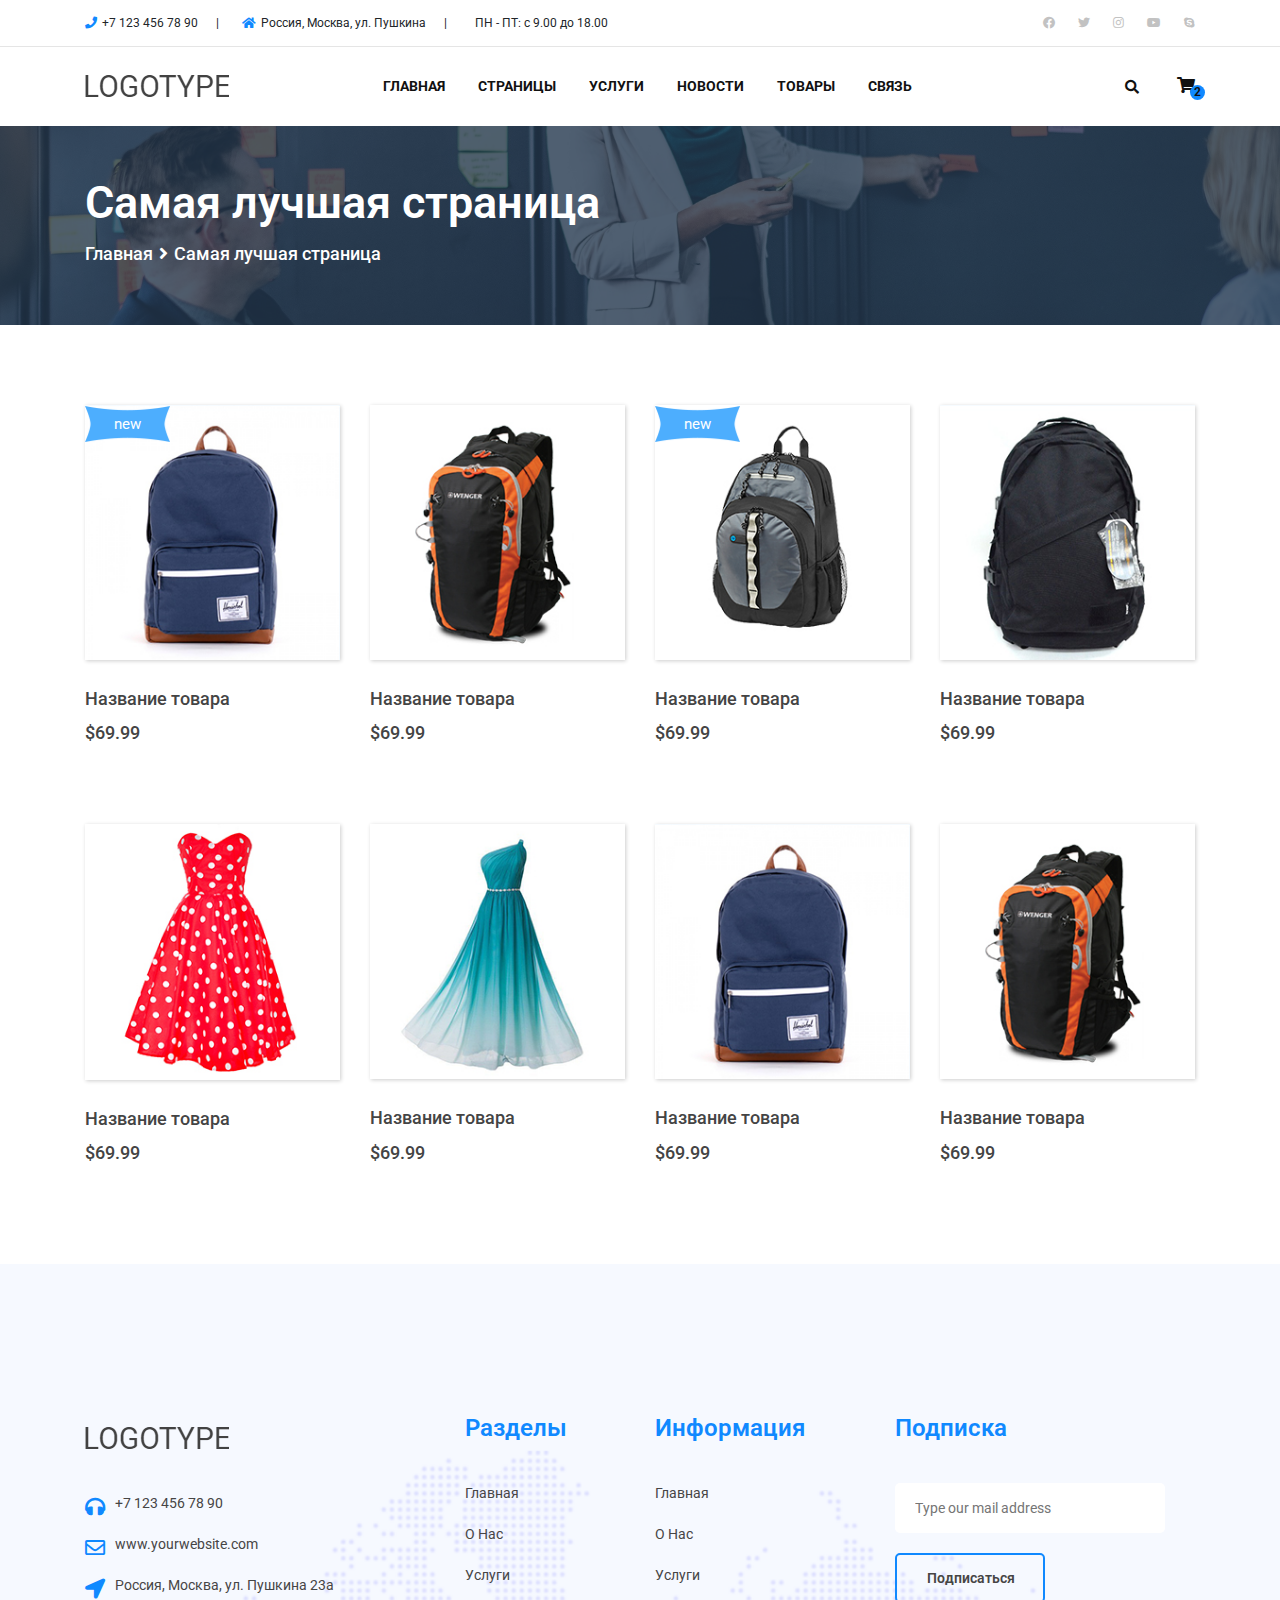
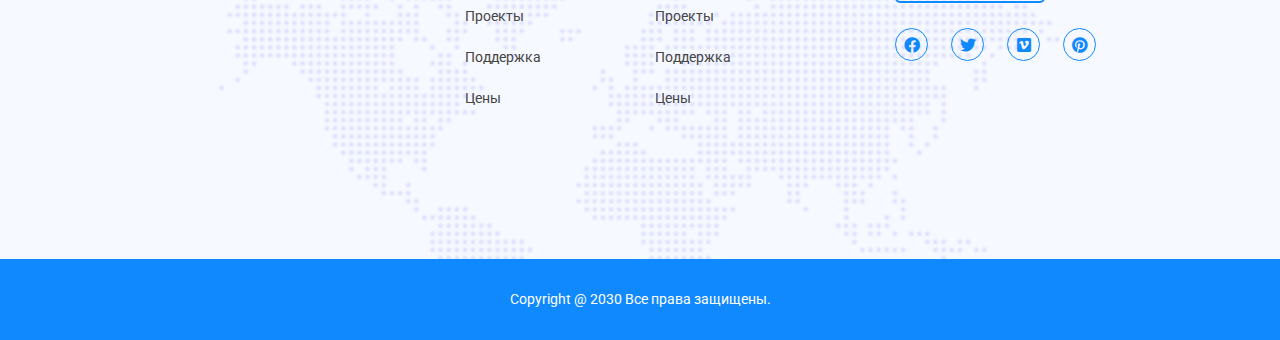
<file: shop.html>
<!DOCTYPE html>
<html lang="ru">

<head>
    <meta charset="UTF-8">
    <meta name="viewport" content="width=device-width, initial-scale=1.0">
    <meta http-equiv="X-UA-Compatible" content="ie=edge">

    <title>BizTheme - классический бизнес-шаблон</title>

    <!-- ########## ОБЩИЕ СТИЛИ ШАБЛОНА ########## -->
    <link rel="stylesheet"
        href="https://fonts.googleapis.com/css?family=Roboto:100,100italic,300,300italic,regular,italic,500,500italic,700,700italic,900,900italic&amp;subset=cyrillic">
    <link rel='stylesheet' href='https://use.fontawesome.com/releases/v5.2.0/css/all.css?ver=5.0.3' type='text/css'
        media='all' />
    <link rel='stylesheet' id='art_net_theme-material-icons-css'
        href='https://fonts.googleapis.com/icon?family=Material+Icons&#038;ver=5.0.3' type='text/css' media='all' />
    <link rel="stylesheet" href="css/bootstrap.min.css">
    <link rel="stylesheet" href="css/style.css">
    <!-- ########## КОНЕЦ ОБЩИХ СТИЛЕЙ ########## -->

    <!-- ########## СТИЛИ МОДУЛЯ ########## -->
    <link rel="stylesheet" href="css/meanmenu.min.css">
    <link rel="stylesheet" href="css/ant022_header.css">
    <link rel="stylesheet" href="css/ant023_footer.css">
    <link rel="stylesheet" href="css/ant086_breadcrumbs.css">
    <link rel="stylesheet" href="css/ant029_shop.css">
    <!-- ########## КОНЕЦ СТИЛЕЙ МОДУЛЯ ########## -->

</head>

<body>

    <!-- ant022_header -->
    <header class="ant022_header-header-area">
        <!--ant022_header-header-top-->
        <div class="ant022_header-header-top">
            <div class="container">
                <div class="row align-items-center">
                    <div class="col-sm-9">
                        <div class="ant022_header-contact-info">
                            <ul>
                                <li><i class="fa fa-phone"></i>+7 123 456 78 90 <span>|</span></li>
                                <li><i class="fa fa-home"></i>Россия, Москва, ул. Пушкина <span>|</span></li>
                                <li><i class="fa fa-time"></i>ПН - ПТ: с 9.00 до 18.00</li>
                            </ul>
                        </div>
                    </div>
                    <div class="col-sm-3">
                        <div class="ant022_header-social-icons ant022_header-pull-right">
                            <a href="#"><i class="fab fa-facebook"></i></a>
                            <a href="#"><i class="fab fa-twitter"></i></a>
                            <a href="#"><i class="fab fa-instagram"></i></a>
                            <a href="#"><i class="fab fa-youtube"></i></a>
                            <a href="#"><i class="fab fa-skype"></i></a>
                        </div>
                    </div>
                </div>
            </div>
        </div>
        <!--ant022_header-header-bottom-->
        <div id="ant022_header-sticker" class="ant022_header-header-bottom">
            <div class="container">
                <div class="row align-items-center">
                    <div class="col-sm-2">
                        <div class="ant022_header-logo">
                            <a href="index.html"><img src="img/ant022_header/logo11.png" alt="logo"></a>
                        </div>
                    </div>
                    <div class="col-sm-8">
                        <div class="ant022_header-mainmenu text-center">
                            <nav>
                                <ul>
                                    <li><a href="index.html">Главная</a>
                                        <ul class="ant022_header-submenu">
                                            <li><a href="about.html">О компании</a></li>
                                            <li><a href="projects.html">Проекты</a></li>
                                            <li><a href="services.html">Услуги</a></li>
                                            <li><a href="team.html">Команда</a></li>
                                            <li><a href="404.html">Ошибка 404</a></li>
                                        </ul>
                                    </li>
                                    <li><a href="#">Страницы</a>
                                        <ul class="ant022_header-submenu">
                                            <li><a href="about.html">О компании</a></li>
                                            <li><a href="projects.html">Проекты</a></li>
                                            <li><a href="services.html">Услуги</a></li>
                                            <li><a href="team.html">Команда</a></li>
                                            <li><a href="404.html">Ошибка 404</a></li>
                                        </ul>
                                    </li>
                                    <li><a href="#">Услуги</a>
                                        <ul class="ant022_header-submenu">
                                            <li><a href="about.html">О компании</a></li>
                                            <li><a href="projects.html">Проекты</a></li>
                                            <li><a href="services.html">Услуги</a></li>
                                            <li><a href="team.html">Команда</a></li>
                                            <li><a href="404.html">Ошибка 404</a></li>
                                        </ul>
                                    </li>
                                    
                                    <li><a href="blog.html">Новости</a>
                                        <ul class="ant022_header-submenu">
                                            <li><a href="blog.html">Блог</a></li>
                                            <li><a href="blog-single.html">Описание новости</a></li>
                                        </ul>
                                    </li>
                                    <li><a href="shop.html">Товары</a>
                                        <ul class="ant022_header-mega-menu">
                                            <li class="ant022_header-megamenu-single">
                                                <span class="ant022_header-mega-menu-title">Магазин</span>
                                                <ul>
                                                    <li><a href="shop.html">Женская одежда</a></li>
                                                    <li><a href="shop.html">Женская обувь</a></li>
                                                    <li><a href="shop.html">Мужская одежда</a></li>
                                                    <li><a href="shop.html">Мужская обувь</a></li>
                                                </ul>
                                            </li>
                                            <li class="ant022_header-megamenu-single">
                                                <span class="ant022_header-mega-menu-title">Лучшее</span>
                                                <ul>
                                                    <li><a href="shop-detail.html">Новая куртка</a></li>
                                                    <li><a href="shop-detail.html">Новое платье</a></li>
                                                    <li><a href="shop-detail.html">Новые туфли</a></li>
                                                </ul>
                                            </li>
                                            <li class="ant022_header-megamenu-single">
                                                <img src="img/ant022_header/4.jpg" alt="" />
                                            </li>
                                        </ul>
                                    </li>
                                    <li><a href="contact.html">Связь</a></li>
                                </ul>
                            </nav>
                        </div>
                    </div>
                    <div class="col-sm-2">
                        <div class="ant022_header-search-and-cart">
                            <!--ant022_header-search-box-->
                            <div class="ant022_header-search ant022_header-search-box">
                                <i class="fa fa-search ant022_header-searching-icon"></i>
                                <div class="ant022_header-search-place">
                                    <input type="text" placeholder="Search" />
                                </div>
                            </div>
                            <!--shopping-cart-->
                            <div class="ant022_header-cart-link">
                                <a href="javascript:void(0);">
                                    <i class="fa fa-shopping-cart"></i>
                                    <span>2</span>
                                </a>
                                <ul class="ant022_header-cart-dropdown">
                                    <li>
                                        <div class="ant022_header-mini-cart-thumb">
                                            <a href="#"><img src="img/ant022_header/1.jpg" alt="" /></a>
                                        </div>
                                        <div class="ant022_header-mini-cart-heading">
                                            <h5><a href="shop-detail.html">Название товара</a></h5>
                                            <span>2 x $140.00</span>
                                        </div>
                                        <div class="ant022_header-mini-cart-remove">
                                            <button><i class="far fa-trash-alt"></i></i></button>
                                        </div>
                                    </li>
                                    <li>
                                        <div class="ant022_header-mini-cart-thumb">
                                            <a href="#"><img src="img/ant022_header/2.jpg" alt="" /></a>
                                        </div>
                                        <div class="ant022_header-mini-cart-heading">
                                            <h5><a href="shop-detail.html">Название товара</a></h5>
                                            <span>1 x $100.00</span>
                                        </div>
                                        <div class="ant022_header-mini-cart-remove">
                                            <button><i class="far fa-trash-alt"></i></i></button>
                                        </div>
                                    </li>
                                    <li>
                                        <div class="ant022_header-mini-cart-thumb">
                                            <a href="#"><img src="img/ant022_header/3.jpg" alt="" /></a>
                                        </div>
                                        <div class="ant022_header-mini-cart-heading">
                                            <h5><a href="shop-detail.html">Название товара</a></h5>
                                            <span>1 x $100.00</span>
                                        </div>
                                        <div class="ant022_header-mini-cart-remove">
                                            <button><i class="far fa-trash-alt"></i></i></button>
                                        </div>
                                    </li>
                                    <li>
                                        <div class="ant022_header-mini-cart-total">
                                            <h5>ИТОГО: $280.00</h5>
                                        </div>
                                        <div class="ant022_header-mini-cart-checkout">
                                            <a href="#">Оплата</a>
                                        </div>
                                    </li>
                                </ul>
                            </div>
                        </div>
                    </div>
                </div>
            </div>
        </div>
    </header>
    <!-- end ant022_header -->

    <!-- ########## КОНЕЦ ОБЛАСТЬ ДЛЯ ШАПКИ САЙТА ########## -->

    <!-- ########## ОБЛАСТЬ ДЛЯ ХЛЕБНЫХ КРОШЕК ########## -->
    <section class="ant-section__ant086_breadcrumbs">
        <div class="ant-section__ant086_breadcrumbs-wrap">
            <div class="container">
                <div class="row">
                    <div class="col-md-12">
                        <div class="ant086_breadcrumbs-wraaper-det">
                            <h3>Самая лучшая страница</h3>
                            <h4>
                                <a href="index.html">Главная</a>
                                <i class="fas fa-angle-right"></i>
                                <a href="#">Самая лучшая страница</a>
                            </h4>
                        </div>
                    </div>
                </div>
            </div>
        </div>
    </section>
    <!-- ########## КОНЕЦ ОБЛАСТЬ ДЛЯ ХЛЕБНЫХ КРОШЕК ########## -->

    <!-- ########## ОБЛАСТЬ ДЛЯ МОДУЛЯ МАГАЗИНА ########## -->

    <!-- ant029_shop -->
    <div id="ant029_shop" class="ant029_shop_container">
        <div class="container">
            <div class="row">
                <!-- Blog Area -->
                <main class="col-lg-12 col-xs-12 ant029_shop-studio_shop_area">
                    <div class="row">

                        <div class="col-md-3 col-sm-6">
                            <div class="ant029_shop-single_shop">
                                <div class="ant029_shop-project_link">
                                    <a href="shop-detail.html" class="wow fadeIn" data-wow-delay=".2s">
                                        <img src="img/ant029_shop/shop_img1.jpg" alt="">
                                    </a>
                                    <div class="ant029_shop-project_hover">
                                        <div class="ant029_shop-project_overview">
                                            <a href="#"><i class="fas fa-shopping-cart"></i></a>
                                            <a href="shop-detail.html"><i class="fas fa-link"></i></a>
                                        </div>
                                    </div>
                                    <!-- ant029_shop-project_hover End -->
                                </div>
                                <a href="shop-detail.html">
                                    <h3>Название товара <span>$69.99</span></h3>
                                </a>
                                <div class="ant029_shop-label">
                                    <h4>new</h4>
                                </div>
                            </div>
                        </div>

                        <div class="col-md-3 col-sm-6">
                            <div class="ant029_shop-single_shop">
                                <div class="ant029_shop-project_link">
                                    <a href="shop-detail.html" class="wow fadeIn" data-wow-delay=".2s">
                                        <img src="img/ant029_shop/shop_img2.jpg" alt="">
                                    </a>
                                    <div class="ant029_shop-project_hover">
                                        <div class="ant029_shop-project_overview">
                                            <a href="#"><i class="fas fa-shopping-cart"></i></a>
                                            <a href="shop-detail.html"><i class="fas fa-link"></i></a>
                                        </div>
                                    </div>
                                    <!-- ant029_shop-project_hover End -->
                                </div>
                                <a href="shop-detail.html">
                                    <h3>Название товара <span>$69.99</span></h3>
                                </a>
                            </div>
                        </div>

                        <div class="col-md-3 col-sm-6">
                            <div class="ant029_shop-single_shop">
                                <div class="ant029_shop-project_link">
                                    <a href="shop-detail.html" class="wow fadeIn" data-wow-delay=".2s">
                                        <img src="img/ant029_shop/shop_img3.jpg" alt="">
                                    </a>
                                    <div class="ant029_shop-project_hover">
                                        <div class="ant029_shop-project_overview">
                                            <a href="#"><i class="fas fa-shopping-cart"></i></a>
                                            <a href="shop-detail.html"><i class="fas fa-link"></i></a>
                                        </div>
                                    </div>
                                    <!-- ant029_shop-project_hover End -->
                                </div>
                                <a href="shop-detail.html">
                                    <h3>Название товара <span>$69.99</span></h3>
                                </a>
                                <div class="ant029_shop-label">
                                    <h4>new</h4>
                                </div>
                            </div>
                        </div>

                        <div class="col-md-3 col-sm-6">
                            <div class="ant029_shop-single_shop">
                                <div class="ant029_shop-project_link">
                                    <a href="shop-detail.html" class="wow fadeIn" data-wow-delay=".2s">
                                        <img src="img/ant029_shop/shop_img4.jpg" alt="">
                                    </a>
                                    <div class="ant029_shop-project_hover">
                                        <div class="ant029_shop-project_overview">
                                            <a href="#"><i class="fas fa-shopping-cart"></i></a>
                                            <a href="shop-detail.html"><i class="fas fa-link"></i></a>
                                        </div>
                                    </div>
                                    <!-- ant029_shop-project_hover End -->
                                </div>
                                <a href="shop-detail.html">
                                    <h3>Название товара <span>$69.99</span></h3>
                                </a>
                            </div>
                        </div>

                        <div class="col-md-3 col-sm-6">
                            <div class="ant029_shop-single_shop">
                                <div class="ant029_shop-project_link">
                                    <a href="shop-detail.html" class="wow fadeIn" data-wow-delay=".2s">
                                        <img src="img/ant029_shop/shop_img5.jpg" alt="">
                                    </a>
                                    <div class="ant029_shop-project_hover">
                                        <div class="ant029_shop-project_overview">
                                            <a href="#"><i class="fas fa-shopping-cart"></i></a>
                                            <a href="shop-detail.html"><i class="fas fa-link"></i></a>
                                        </div>
                                    </div>
                                    <!-- ant029_shop-project_hover End -->
                                </div>
                                <a href="shop-detail.html">
                                    <h3>Название товара <span>$69.99</span></h3>
                                </a>
                            </div>
                        </div>

                        <div class="col-md-3 col-sm-6">
                            <div class="ant029_shop-single_shop">
                                <div class="ant029_shop-project_link">
                                    <a href="shop-detail.html" class="wow fadeIn" data-wow-delay=".2s">
                                        <img src="img/ant029_shop/shop_img6.jpg" alt="">
                                    </a>
                                    <div class="ant029_shop-project_hover">
                                        <div class="ant029_shop-project_overview">
                                            <a href="#"><i class="fas fa-shopping-cart"></i></a>
                                            <a href="shop-detail.html"><i class="fas fa-link"></i></a>
                                        </div>
                                    </div>
                                    <!-- ant029_shop-project_hover End -->
                                </div>
                                <a href="shop-detail.html">
                                    <h3>Название товара <span>$69.99</span></h3>
                                </a>
                            </div>
                        </div>

                        <div class="col-md-3 col-sm-6">
                            <div class="ant029_shop-single_shop">
                                <div class="ant029_shop-project_link">
                                    <a href="shop-detail.html" class="wow fadeIn" data-wow-delay=".2s">
                                        <img src="img/ant029_shop/shop_img1.jpg" alt="">
                                    </a>
                                    <div class="ant029_shop-project_hover">
                                        <div class="ant029_shop-project_overview">
                                            <a href="#"><i class="fas fa-shopping-cart"></i></a>
                                            <a href="shop-detail.html"><i class="fas fa-link"></i></a>
                                        </div>
                                    </div>
                                    <!-- ant029_shop-project_hover End -->
                                </div>
                                <a href="shop-detail.html">
                                    <h3>Название товара <span>$69.99</span></h3>
                                </a>
                            </div>
                        </div>

                        <div class="col-md-3 col-sm-6">
                            <div class="ant029_shop-single_shop">
                                <div class="ant029_shop-project_link">
                                    <a href="shop-detail.html" class="wow fadeIn" data-wow-delay=".2s">
                                        <img src="img/ant029_shop/shop_img2.jpg" alt="">
                                    </a>
                                    <div class="ant029_shop-project_hover">
                                        <div class="ant029_shop-project_overview">
                                            <a href="#"><i class="fas fa-shopping-cart"></i></a>
                                            <a href="shop-detail.html"><i class="fas fa-link"></i></a>
                                        </div>
                                    </div>
                                    <!-- ant029_shop-project_hover End -->
                                </div>
                                <a href="shop-detail.html">
                                    <h3>Название товара <span>$69.99</span></h3>
                                </a>
                            </div>
                        </div>

                    </div>
                </main>
                <!--/ Blog Area -->

            </div>
        </div>
        <!-- Container /- -->
    </div>
    <!-- end ant029_shop -->

    <!-- ########## КОНЕЦ ОБЛАСТЬ ДЛЯ МОДУЛЯ МАГАЗИНА ########## -->

    <!-- ########## ОБЛАСТЬ ДЛЯ ФУТЕРА САЙТА ########## -->
    <footer>
        <div class="ant023_footer-footer-section ant023_footer-section-padding">
            <div class="container">
                <div class="row">
                    <div class="col-lg-4 col-sm-6">
                        <div class="ant023_footer-footer-set">
                            <div class="ant023_footer-logo-smg ant023_footer-footer-logo no-pt">
                                <a class="navbar-brand" href="#"> <img src="img/ant023_footer/logo.png" alt="Logo">
                                </a>
                            </div>
                            <div class="ant023_footer-footer-address">
                                <ul>
                                    <li><span class="fas fa-headphones"></span>+7 123 456 78 90</li>
                                    <li><span class="far fa-envelope"></span>www.yourwebsite.com</li>
                                    <li><span class="fas fa-location-arrow"></span>Россия, Москва, ул. Пушкина 23а</li>
                                </ul>
                            </div>
                        </div>
                    </div>
                    <div class="col-lg-2 col-sm-6">
                        <div class="ant023_footer-footer-set">
                            <div class="ant023_footer-footer-head">
                                <h3>Разделы</h3>
                            </div>
                            <div class="ant023_footer-footer-menu">
                                <ul>
                                    <li><a href="index.html">Главная</a></li>
                                    <li><a href="#">О нас</a></li>
                                    <li><a href="#">Услуги</a></li>
                                    <li><a href="#">Проекты</a></li>
                                    <li><a href="#">Поддержка</a></li>
                                    <li><a href="#">Цены</a></li>
                                </ul>
                            </div>
                        </div>
                    </div>
                    <div class="col-lg-2 col-sm-6">
                        <div class="ant023_footer-footer-set">
                            <div class="ant023_footer-footer-head">
                                <h3>Информация</h3>
                            </div>
                            <div class="ant023_footer-footer-menu">
                                <ul>
                                    <li><a href="index.html">Главная</a></li>
                                    <li><a href="#">О нас</a></li>
                                    <li><a href="#">Услуги</a></li>
                                    <li><a href="#">Проекты</a></li>
                                    <li><a href="#">Поддержка</a></li>
                                    <li><a href="#">Цены</a></li>
                                </ul>
                            </div>
                        </div>
                    </div>
                    <div class="col-lg-4 col-sm-6">
                        <div class="ant023_footer-footer-set ant023_footer-footer-sub">
                            <div class="ant023_footer-footer-head">
                                <h3>Подписка</h3>
                            </div>
                            <div class="ant023_footer-subscribe-form">
                                <form id="ant023_footer-mc-form">
                                    <div class="ant023_footer-subscribe-box">
                                        <input id="ant023_footer-mc-email" type="email"
                                            placeholder="Type our mail address" name="yourmail">
                                        <button class="ant023_footer-btn" type="submit">подписаться</button>
                                    </div>
                                </form>
                            </div>
                            <div class="ant023_footer-social-media">
                                <ul>
                                    <li><a href="#"><span class="fab fa-facebook"></span></a></li>
                                    <li><a href="#"><span class="fab fa-twitter"></span></a></li>
                                    <li><a href="#"><span class="fab fa-vimeo"></span></a></li>
                                    <li><a href="#"><span class="fab fa-pinterest"></span></a></li>
                                </ul>
                            </div>
                        </div>
                    </div>
                </div>
            </div>
        </div>
        <!-- End Section -->

        <!-- Start Section -->
        <div class="ant023_footer-copyright-section">
            <div class="container">
                <div class="row">
                    <div class="col-lg-12">
                        <div class="ant023_footer-copyright text-center">
                            <p>Copyright @ 2030 Все права защищены.</p>
                        </div>
                    </div>
                </div>
            </div>
        </div>
        <!-- End Section -->
        </div>
    </footer>
    <!-- ########## КОНЕЦ ОБЛАСТЬ ДЛЯ ФУТЕРА САЙТА ########## -->

    <!-- ########## ОСОБЫЕ БИБЛИОТЕКИ ########## -->
    <!-- >>>>> ВМЕСТО ЭТОЙ СТРОКИ ВСТАВЛЯЕМ СКРИПТЫ ОСОБЫХ БИБЛИОТЕК (если есть, то будет указано в модуле) <<<<<<< -->
    <!-- ########## КОНЕЦ ОСОБЫХ БИЛБИОТЕК ########## -->

    <!-- ########## ОБЩИЕ СКРИПТЫ ШАБЛОНА ########## -->
    <script type='text/javascript' src='js/jquery.js'></script>
    <script type='text/javascript' src='js/jquery-migrate.min.js'></script>
    <script type='text/javascript' src='js/bootstrap.min.js'></script>
    <!-- ########## КОНЕЦ ОБЩИХ СКРИПТОВ ########## -->

    <!-- ########## СКРИПТЫ МОДУЛЯ (КОПИРУЕМ В ОСНОВНОЙ ШАБЛОН) ########## -->
    <script type='text/javascript' src="js/jquery.meanmenu.min.js"></script>
    <script src="js/ant022_header.js"></script>
    <!-- ########## КОНЕЦ СКРИПТОВ МОДУЛЯ ########## -->

</body>

</html>
</file>
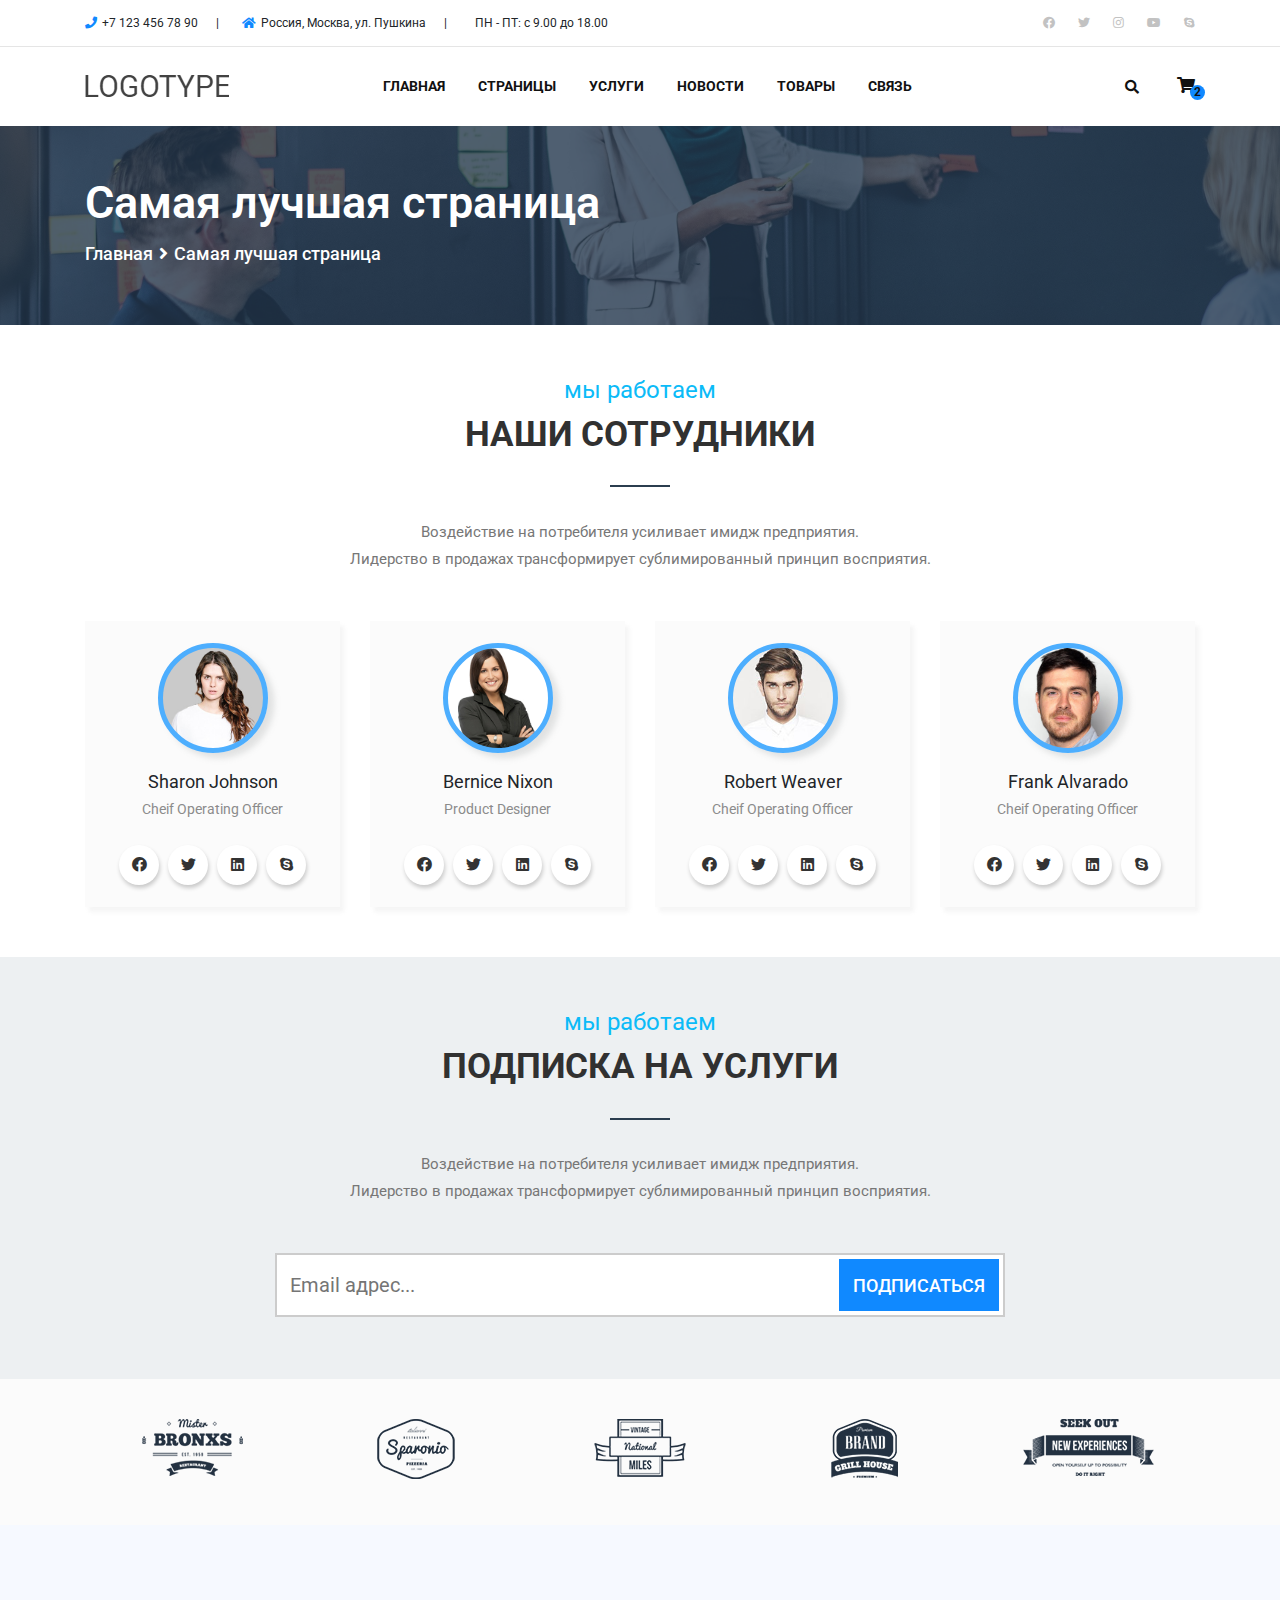
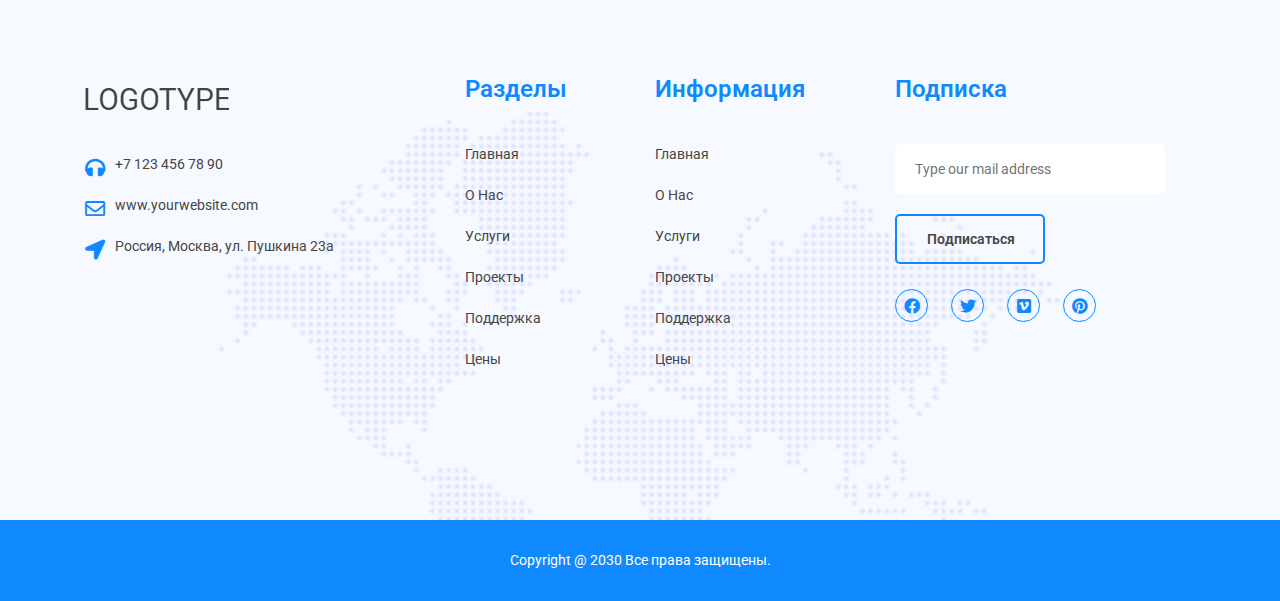
<file: team.html>
<!DOCTYPE html>
<html lang="ru">

<head>
    <meta charset="UTF-8">
    <meta name="viewport" content="width=device-width, initial-scale=1.0">
    <meta http-equiv="X-UA-Compatible" content="ie=edge">

    <title>BizTheme - классический бизнес-шаблон</title>

    <!-- ########## ОБЩИЕ СТИЛИ ШАБЛОНА ########## -->
    <link rel="stylesheet" href="https://fonts.googleapis.com/css?family=Roboto:100,100italic,300,300italic,regular,italic,500,500italic,700,700italic,900,900italic&amp;subset=cyrillic">
    <link rel='stylesheet' href='https://use.fontawesome.com/releases/v5.2.0/css/all.css?ver=5.0.3' type='text/css' media='all' />
    <link rel='stylesheet' id='art_net_theme-material-icons-css' href='https://fonts.googleapis.com/icon?family=Material+Icons&#038;ver=5.0.3' type='text/css' media='all' />
    <link rel="stylesheet" href="css/bootstrap.min.css">
    <link rel="stylesheet" href="css/style.css">
    <!-- ########## КОНЕЦ ОБЩИХ СТИЛЕЙ ########## -->

    <!-- ########## СТИЛИ МОДУЛЯ ########## -->
    <link rel="stylesheet" href="css/meanmenu.min.css">
    <link rel="stylesheet" href="css/owl.carousel.min.css">
    <link rel="stylesheet" href="css/ant022_header.css">
    <link rel="stylesheet" href="css/ant023_footer.css">
    <link rel="stylesheet" href="css/ant086_breadcrumbs.css">
    <link rel="stylesheet" href="css/ant034_team.css">
    <link rel="stylesheet" href="css/ant038_clients.css">
    <link rel="stylesheet" href="css/ant046_subscribe.css">
    <!-- ########## КОНЕЦ СТИЛЕЙ МОДУЛЯ ########## -->

</head>

<body>

    <!-- ########## ОБЛАСТЬ ДЛЯ ШАПКИ САЙТА ########## -->

    <!-- ant022_header -->
    <header class="ant022_header-header-area">
        <!--ant022_header-header-top-->
        <div class="ant022_header-header-top">
            <div class="container">
                <div class="row align-items-center">
                    <div class="col-sm-9">
                        <div class="ant022_header-contact-info">
                            <ul>
                                <li><i class="fa fa-phone"></i>+7 123 456 78 90 <span>|</span></li>
                                <li><i class="fa fa-home"></i>Россия, Москва, ул. Пушкина <span>|</span></li>
                                <li><i class="fa fa-time"></i>ПН - ПТ: с 9.00 до 18.00</li>
                            </ul>
                        </div>
                    </div>
                    <div class="col-sm-3">
                        <div class="ant022_header-social-icons ant022_header-pull-right">
                            <a href="#"><i class="fab fa-facebook"></i></a>
                            <a href="#"><i class="fab fa-twitter"></i></a>
                            <a href="#"><i class="fab fa-instagram"></i></a>
                            <a href="#"><i class="fab fa-youtube"></i></a>
                            <a href="#"><i class="fab fa-skype"></i></a>
                        </div>
                    </div>
                </div>
            </div>
        </div>
        <!--ant022_header-header-bottom-->
        <div id="ant022_header-sticker" class="ant022_header-header-bottom">
            <div class="container">
                <div class="row align-items-center">
                    <div class="col-sm-2">
                        <div class="ant022_header-logo">
                            <a href="index.html"><img src="img/ant022_header/logo11.png" alt="logo"></a>
                        </div>
                    </div>
                    <div class="col-sm-8">
                        <div class="ant022_header-mainmenu text-center">
                            <nav>
                                <ul>
                                    <li><a href="index.html">Главная</a>
                                        <ul class="ant022_header-submenu">
                                            <li><a href="about.html">О компании</a></li>
                                            <li><a href="projects.html">Проекты</a></li>
                                            <li><a href="services.html">Услуги</a></li>
                                            <li><a href="team.html">Команда</a></li>
                                            <li><a href="404.html">Ошибка 404</a></li>
                                        </ul>
                                    </li>
                                    <li><a href="#">Страницы</a>
                                        <ul class="ant022_header-submenu">
                                            <li><a href="about.html">О компании</a></li>
                                            <li><a href="projects.html">Проекты</a></li>
                                            <li><a href="services.html">Услуги</a></li>
                                            <li><a href="team.html">Команда</a></li>
                                            <li><a href="404.html">Ошибка 404</a></li>
                                        </ul>
                                    </li>
                                    <li><a href="#">Услуги</a>
                                        <ul class="ant022_header-submenu">
                                            <li><a href="about.html">О компании</a></li>
                                            <li><a href="projects.html">Проекты</a></li>
                                            <li><a href="services.html">Услуги</a></li>
                                            <li><a href="team.html">Команда</a></li>
                                            <li><a href="404.html">Ошибка 404</a></li>
                                        </ul>
                                    </li>
                                    
                                    <li><a href="blog.html">Новости</a>
                                        <ul class="ant022_header-submenu">
                                            <li><a href="blog.html">Блог</a></li>
                                            <li><a href="blog-single.html">Описание новости</a></li>
                                        </ul>
                                    </li>
                                    <li><a href="shop.html">Товары</a>
                                        <ul class="ant022_header-mega-menu">
                                            <li class="ant022_header-megamenu-single">
                                                <span class="ant022_header-mega-menu-title">Магазин</span>
                                                <ul>
                                                    <li><a href="shop.html">Женская одежда</a></li>
                                                    <li><a href="shop.html">Женская обувь</a></li>
                                                    <li><a href="shop.html">Мужская одежда</a></li>
                                                    <li><a href="shop.html">Мужская обувь</a></li>
                                                </ul>
                                            </li>
                                            <li class="ant022_header-megamenu-single">
                                                <span class="ant022_header-mega-menu-title">Лучшее</span>
                                                <ul>
                                                    <li><a href="shop-detail.html">Новая куртка</a></li>
                                                    <li><a href="shop-detail.html">Новое платье</a></li>
                                                    <li><a href="shop-detail.html">Новые туфли</a></li>
                                                </ul>
                                            </li>
                                            <li class="ant022_header-megamenu-single">
                                                <img src="img/ant022_header/4.jpg" alt="" />
                                            </li>
                                        </ul>
                                    </li>
                                    <li><a href="contact.html">Связь</a></li>
                                </ul>
                            </nav>
                        </div>
                    </div>
                    <div class="col-sm-2">
                        <div class="ant022_header-search-and-cart">
                            <!--ant022_header-search-box-->
                            <div class="ant022_header-search ant022_header-search-box">
                                <i class="fa fa-search ant022_header-searching-icon"></i>
                                <div class="ant022_header-search-place">
                                    <input type="text" placeholder="Search" />
                                </div>
                            </div>
                            <!--shopping-cart-->
                            <div class="ant022_header-cart-link">
                                <a href="javascript:void(0);">
                                    <i class="fa fa-shopping-cart"></i>
                                    <span>2</span>
                                </a>
                                <ul class="ant022_header-cart-dropdown">
                                    <li>
                                        <div class="ant022_header-mini-cart-thumb">
                                            <a href="#"><img src="img/ant022_header/1.jpg" alt="" /></a>
                                        </div>
                                        <div class="ant022_header-mini-cart-heading">
                                            <h5><a href="shop-detail.html">Название товара</a></h5>
                                            <span>2 x $140.00</span>
                                        </div>
                                        <div class="ant022_header-mini-cart-remove">
                                            <button><i class="far fa-trash-alt"></i></i></button>
                                        </div>
                                    </li>
                                    <li>
                                        <div class="ant022_header-mini-cart-thumb">
                                            <a href="#"><img src="img/ant022_header/2.jpg" alt="" /></a>
                                        </div>
                                        <div class="ant022_header-mini-cart-heading">
                                            <h5><a href="shop-detail.html">Название товара</a></h5>
                                            <span>1 x $100.00</span>
                                        </div>
                                        <div class="ant022_header-mini-cart-remove">
                                            <button><i class="far fa-trash-alt"></i></i></button>
                                        </div>
                                    </li>
                                    <li>
                                        <div class="ant022_header-mini-cart-thumb">
                                            <a href="#"><img src="img/ant022_header/3.jpg" alt="" /></a>
                                        </div>
                                        <div class="ant022_header-mini-cart-heading">
                                            <h5><a href="shop-detail.html">Название товара</a></h5>
                                            <span>1 x $100.00</span>
                                        </div>
                                        <div class="ant022_header-mini-cart-remove">
                                            <button><i class="far fa-trash-alt"></i></i></button>
                                        </div>
                                    </li>
                                    <li>
                                        <div class="ant022_header-mini-cart-total">
                                            <h5>ИТОГО: $280.00</h5>
                                        </div>
                                        <div class="ant022_header-mini-cart-checkout">
                                            <a href="#">Оплата</a>
                                        </div>
                                    </li>
                                </ul>
                            </div>
                        </div>
                    </div>
                </div>
            </div>
        </div>
    </header>
    <!-- end ant022_header -->

    <!-- ########## КОНЕЦ ОБЛАСТЬ ДЛЯ ШАПКИ САЙТА ########## -->

    <!-- ########## ОБЛАСТЬ ДЛЯ ХЛЕБНЫХ КРОШЕК ########## -->
    <section class="ant-section__ant086_breadcrumbs">
        <div class="ant-section__ant086_breadcrumbs-wrap">
            <div class="container">
                <div class="row">
                    <div class="col-md-12">
                        <div class="ant086_breadcrumbs-wraaper-det">
                            <h3>Самая лучшая страница</h3>
                            <h4>
                                <a href="index.html">Главная</a>
                                <i class="fas fa-angle-right"></i>
                                <a href="#">Самая лучшая страница</a>
                            </h4>
                        </div>
                    </div>
                </div>
            </div>
        </div>
    </section>
    <!-- ########## КОНЕЦ ОБЛАСТЬ ДЛЯ ХЛЕБНЫХ КРОШЕК ########## -->

    <main>
        <!-- ########## ОБЛАСТЬ ДЛЯ СЕКЦИЙ САЙТА ########## -->

        <!-- ant034_team -->
        <section class="ant-section__ant034_team">
            <div class="ant034_team-studio_team_area">
                <div class="container">

                    <!-- заголовоки секции -->
                    <div class="row">
                        <div class="col-md-12">
                            <div class="art_net_theme_header-section">

                                <div class="art_net_theme_section-overtitle">
                                    <p>мы работаем</p>
                                </div>

                                <div class="art_net_theme_section-title">
                                    <h2>Наши сотрудники</h2>
                                </div>

                                <div class="art_net_theme_section-title-separator">
                                    <img src="img/separator.png">
                                </div>

                                <div class="art_net_theme_section-subtitle">
                                    <p>Воздействие на потребителя усиливает имидж предприятия.<br> Лидерство в продажах
                                        трансформирует сублимированный принцип восприятия.</p>
                                </div>

                            </div>
                        </div>
                    </div>

                    <div class="mb-5"></div>
                    <!-- конец заголовков секции -->

                    <div class="row">
                        <div class="col-md-3 col-sm-6">
                            <div class="ant034_team-studio_single_team">
                                <div class="ant034_team-team_img" style="background-image:url(img/ant034_team/team_img1.jpg)"></div>
                                <h3>Sharon Johnson</h3>
                                <p>Cheif Operating Officer</p>
                                <div class="ant034_team-team_social_icon">
                                    <a href="#"><i class="fab fa-facebook"></i></a>
                                    <a href="#"><i class="fab fa-twitter"></i></a>
                                    <a href="#"><i class="fab fa-linkedin"></i></a>
                                    <a href="#"><i class="fab fa-skype"></i></a>
                                </div>
                            </div>
                        </div>
                        <!-- column End -->
                        <div class="col-md-3 col-sm-6">
                            <div class="ant034_team-studio_single_team">
                                <div class="ant034_team-team_img" style="background-image:url(img/ant034_team/team_img2.jpg)"></div>
                                <h3>Bernice Nixon</h3>
                                <p>Product Designer</p>
                                <div class="ant034_team-team_social_icon">
                                    <a href="#"><i class="fab fa-facebook"></i></a>
                                    <a href="#"><i class="fab fa-twitter"></i></a>
                                    <a href="#"><i class="fab fa-linkedin"></i></a>
                                    <a href="#"><i class="fab fa-skype"></i></a>
                                </div>
                            </div>
                        </div>
                        <!-- column End -->
                        <div class="col-md-3 col-sm-6">
                            <div class="ant034_team-studio_single_team">
                                <div class="ant034_team-team_img" style="background-image:url(img/ant034_team/team_img3.jpg)"></div>
                                <h3>Robert Weaver </h3>
                                <p>Cheif Operating Officer</p>
                                <div class="ant034_team-team_social_icon">
                                    <a href="#"><i class="fab fa-facebook"></i></a>
                                    <a href="#"><i class="fab fa-twitter"></i></a>
                                    <a href="#"><i class="fab fa-linkedin"></i></a>
                                    <a href="#"><i class="fab fa-skype"></i></a>
                                </div>
                            </div>
                        </div>
                        <!-- column End -->
                        <div class="col-md-3 col-sm-6">
                            <div class="ant034_team-studio_single_team">
                                <div class="ant034_team-team_img" style="background-image:url(img/ant034_team/team_img4.jpg)"></div>
                                <h3>Frank Alvarado</h3>
                                <p>Cheif Operating Officer</p>
                                <div class="ant034_team-team_social_icon">
                                    <a href="#"><i class="fab fa-facebook"></i></a>
                                    <a href="#"><i class="fab fa-twitter"></i></a>
                                    <a href="#"><i class="fab fa-linkedin"></i></a>
                                    <a href="#"><i class="fab fa-skype"></i></a>
                                </div>
                            </div>
                        </div>
                        <!-- column End -->
                    </div>
                    <!-- row End -->
                </div>
            </div>
        </section>
        <!-- end ant034_team -->

        <!-- ant046_subscribe -->
        <section class="ant-section__ant046_subscribe">
            <div class="ant046_subscribe-studio_contact_form_area">
                <div class="container">

                    <!-- заголовоки секции -->
                    <div class="row">
                        <div class="col-md-12">
                            <div class="art_net_theme_header-section">

                                <div class="art_net_theme_section-overtitle">
                                    <p>мы работаем</p>
                                </div>

                                <div class="art_net_theme_section-title">
                                    <h2>Подписка на услуги</h2>
                                </div>

                                <div class="art_net_theme_section-title-separator">
                                    <img src="img/separator.png">
                                </div>

                                <div class="art_net_theme_section-subtitle">
                                    <p>Воздействие на потребителя усиливает имидж предприятия.<br> Лидерство в
                                        продажах трансформирует сублимированный принцип восприятия.</p>
                                </div>

                            </div>
                        </div>
                    </div>

                    <div class="mb-5"></div>
                    <!-- конец заголовков секции -->

                    <div class="row justify-content-center">

                        <div class="col-md-8">
                            <div class="ant046_subscribe-horizontal-newsletter">

                                <form id="ant046_subscribe-form" action="php/subscribe.php" method="POST">
                                    <div class="ant046_subscribe-news-subscription">
                                        <input id="ant046_subscribe-email" name="EMAIL" required
                                            placeholder="Email адрес..." type="email">
                                        <button type="submit"> Подписаться</button>
                                    </div>

                                    <div class="mt-3 alert alert-success alert-dismissible fade show" hidden role="alert">
                                        <strong>Отлично!</strong> Вы подписались на нашу рассылку. Обещаем присылать
                                        спам!
                                        <button type="button" class="close" data-dismiss="alert" aria-label="Close">
                                            <span aria-hidden="true">&times;</span>
                                        </button>
                                    </div>

                                    <div class="mt-3 alert alert-danger alert-dismissible fade show" hidden
                                        role="alert">
                                        <strong>Ошибка!</strong> К сожалению, не удалось отправить запрос.
                                        <button type="button" class="close" data-dismiss="alert" aria-label="Close">
                                            <span aria-hidden="true">&times;</span>
                                        </button>
                                    </div>
                                </form>
                            </div>
                        </div>

                    </div>
                </div>
            </div>
        </section>
        <!-- end ant046_subscribe -->

        <!-- ant038_clients -->
        <section class="ant-section__ant038_clients">
            <div class="ant038_clients-studio_brand_area">
                <div class="container">
                    <div class="row ">
                        <div class="col-md-12">
                            <div class="ant038_clients-studio_brand_crsl owl-carousel">
                                <div class="ant038_clients-studio_single_brand">
                                    <a href="#"><img src="img/ant038_clients/brand_logo1.png" alt=""></a>
                                </div>
                                <!-- ant038_clients-studio_single_brand End -->
                                <div class="ant038_clients-studio_single_brand">
                                    <a href="#"><img src="img/ant038_clients/brand_logo2.png" alt=""></a>
                                </div>
                                <!-- ant038_clients-studio_single_brand End -->
                                <div class="ant038_clients-studio_single_brand">
                                    <a href="#"><img src="img/ant038_clients/brand_logo3.png" alt=""></a>
                                </div>
                                <!-- ant038_clients-studio_single_brand End -->
                                <div class="ant038_clients-studio_single_brand">
                                    <a href="#"><img src="img/ant038_clients/brand_logo4.png" alt=""></a>
                                </div>
                                <!-- ant038_clients-studio_single_brand End -->
                                <div class="ant038_clients-studio_single_brand">
                                    <a href="#"><img src="img/ant038_clients/brand_logo5.png" alt=""></a>
                                </div>
                                <!-- ant038_clients-studio_single_brand End -->
                            </div>
                        </div>
                        <!-- column End -->
                    </div>
                    <!-- row End -->
                </div>
                <!-- slider end-->
            </div>
        </section>
        <!-- end ant038_clients -->

        <!-- ########## КОНЕЦ ОБЛАСТЬ ДЛЯ СЕКЦИЙ САЙТА ########## -->
    </main>

    <!-- ########## ОБЛАСТЬ ДЛЯ ФУТЕРА САЙТА ########## -->

    <!-- ant023_footer -->
    <footer>
        <div class="ant023_footer-footer-section ant023_footer-section-padding">
            <div class="container">
                <div class="row">
                    <div class="col-lg-4 col-sm-6">
                        <div class="ant023_footer-footer-set">
                            <div class="ant023_footer-logo-smg ant023_footer-footer-logo no-pt">
                                <a class="navbar-brand" href="#"> <img src="img/ant023_footer/logo.png" alt="Logo">
                                </a>
                            </div>
                            <div class="ant023_footer-footer-address">
                                <ul>
                                    <li><span class="fas fa-headphones"></span>+7 123 456 78 90</li>
                                    <li><span class="far fa-envelope"></span>www.yourwebsite.com</li>
                                    <li><span class="fas fa-location-arrow"></span>Россия, Москва, ул. Пушкина 23а</li>
                                </ul>
                            </div>
                        </div>
                    </div>
                    <div class="col-lg-2 col-sm-6">
                        <div class="ant023_footer-footer-set">
                            <div class="ant023_footer-footer-head">
                                <h3>Разделы</h3>
                            </div>
                            <div class="ant023_footer-footer-menu">
                                <ul>
                                    <li><a href="index.html">Главная</a></li>
                                    <li><a href="#">О нас</a></li>
                                    <li><a href="#">Услуги</a></li>
                                    <li><a href="#">Проекты</a></li>
                                    <li><a href="#">Поддержка</a></li>
                                    <li><a href="#">Цены</a></li>
                                </ul>
                            </div>
                        </div>
                    </div>
                    <div class="col-lg-2 col-sm-6">
                        <div class="ant023_footer-footer-set">
                            <div class="ant023_footer-footer-head">
                                <h3>Информация</h3>
                            </div>
                            <div class="ant023_footer-footer-menu">
                                <ul>
                                    <li><a href="index.html">Главная</a></li>
                                    <li><a href="#">О нас</a></li>
                                    <li><a href="#">Услуги</a></li>
                                    <li><a href="#">Проекты</a></li>
                                    <li><a href="#">Поддержка</a></li>
                                    <li><a href="#">Цены</a></li>
                                </ul>
                            </div>
                        </div>
                    </div>
                    <div class="col-lg-4 col-sm-6">
                        <div class="ant023_footer-footer-set ant023_footer-footer-sub">
                            <div class="ant023_footer-footer-head">
                                <h3>Подписка</h3>
                            </div>
                            <div class="ant023_footer-subscribe-form">
                                <form id="ant023_footer-mc-form">
                                    <div class="ant023_footer-subscribe-box">
                                        <input id="ant023_footer-mc-email" type="email"
                                            placeholder="Type our mail address" name="yourmail">
                                        <button class="ant023_footer-btn" type="submit">подписаться</button>
                                    </div>
                                </form>
                            </div>
                            <div class="ant023_footer-social-media">
                                <ul>
                                    <li><a href="#"><span class="fab fa-facebook"></span></a></li>
                                    <li><a href="#"><span class="fab fa-twitter"></span></a></li>
                                    <li><a href="#"><span class="fab fa-vimeo"></span></a></li>
                                    <li><a href="#"><span class="fab fa-pinterest"></span></a></li>
                                </ul>
                            </div>
                        </div>
                    </div>
                </div>
            </div>
        </div>
        <!-- End Section -->

        <!-- Start Section -->
        <div class="ant023_footer-copyright-section">
            <div class="container">
                <div class="row">
                    <div class="col-lg-12">
                        <div class="ant023_footer-copyright text-center">
                            <p>Copyright @ 2030 Все права защищены.</p>
                        </div>
                    </div>
                </div>
            </div>
        </div>
        <!-- End Section -->
        </div>
    </footer>
    <!-- end ant023_footer -->
    
    <!-- ########## КОНЕЦ ОБЛАСТЬ ДЛЯ ФУТЕРА САЙТА ########## -->

    <!-- ########## ОСОБЫЕ БИБЛИОТЕКИ ########## -->
    <!-- >>>>> ВМЕСТО ЭТОЙ СТРОКИ ВСТАВЛЯЕМ СКРИПТЫ ОСОБЫХ БИБЛИОТЕК (если есть, то будет указано в модуле) <<<<<<< -->
    <!-- ########## КОНЕЦ ОСОБЫХ БИЛБИОТЕК ########## -->

    <!-- ########## ОБЩИЕ СКРИПТЫ ШАБЛОНА ########## -->
    <script type='text/javascript' src='js/jquery.js'></script>
    <script type='text/javascript' src='js/jquery-migrate.min.js'></script>
    <script type='text/javascript' src='js/bootstrap.min.js'></script>
    <!-- ########## КОНЕЦ ОБЩИХ СКРИПТОВ ########## -->

    <!-- ########## СКРИПТЫ МОДУЛЯ ########## -->
    <script type='text/javascript' src="js/jquery.meanmenu.min.js"></script>
    <script type='text/javascript' src='js/owl.carousel.min.js'></script>
    <script src="js/ant022_header.js"></script>
    <script src="js/ant038_clients.js"></script>
    <script src="js/ant046_subscribe.js"></script>
    <!-- ########## КОНЕЦ СКРИПТОВ МОДУЛЯ ########## -->

</body>

</html>
</file>
<file: css/style.css>
/*
Theme Name: art-net-theme-html
Theme URI: https://html6.com.ru
Author: html6.com.ru
Author URI: https://html6.com.ru
Description: Тема-оболочка для контент-секций.
Version: 1.0

*/

body {
    font-family: 'Roboto';
    font-size: 14px;
    font-weight: 400;
}

section,
header,
footer,
main {
	position: relative;
}

img {
	max-width: 100%;
}

p:last-child {
	margin-bottom: 0;
}

blockquote, q {
    padding-left: 10px;
    border-left: 2px solid #eee;
}

table {
	width: 100%;
}

table td, table th {
	padding: 10px 10px;
    border: 1px solid #c7c7c7;
}

table tr:nth-child(odd) td {
	background: #f1f1f1;
}



table tr:nth-child(even) td {
	background: #dadada;
}

/* SCROLL TO TOP */
.art_net_theme-scroll-to-top {
	width: 50px;
	height: 50px;
	text-align: center;
	font-weight: bold;
	text-decoration: none;
	position: fixed;
	bottom: 150px;
	right: 20px;
	display: none;
	z-index: 999;
	background-color: #44b2fe;
	transition: -webkit-transform 0.3s;
	transition: transform 0.3s;
	transition: transform 0.3s, -webkit-transform 0.3s;
	overflow: hidden;
}
.art_net_theme-scroll-to-top:before, .art_net_theme-scroll-to-top:after {
	content: '';
	position: absolute;
	display: block;
	top: 15px;
	background-color: #fff;
	height: 20px;
	width: 5px;
}
.art_net_theme-scroll-to-top:before {
	-webkit-transform: rotate(-45deg);
	      transform: rotate(-45deg);
	left: 28px;
	box-shadow: -8px 14px 0px 8px #1ba1fe;
}
.art_net_theme-scroll-to-top:after {
	-webkit-transform: rotate(45deg);
	      transform: rotate(45deg);
	right: 28px;
}
.art_net_theme-scroll-to-top:focus {
	outline: none;
}

/* CONTENT IMAGE */

img.alignleft {
    float: left;
    margin: 15px;
}

img.alignright {
    float: right;
    margin: 15px;
}

img.aligncenter {
    display: block;
    margin: 15px auto;
}

/* HEADERS SECTIONS */

.art_net_theme_header-section {
    text-align: center;
}

.art_net_theme_section-overtitle,
.art_net_theme_section-overtitle * {
    font-size: 24px;
    color: #0BBBF8;
    line-height: 30px;
}

.art_net_theme_section-title h2 {
    font-size: 35px;
    text-transform: uppercase;
    line-height: 60px;
    font-weight: bold;
    color: #313131;
}

.art_net_theme_section-subtitle,
.art_net_theme_section-subtitle * {
    font-size: 15px;
    color: #777777;
    line-height: 27px;
}

.art_net_theme_header-section div * {
    margin: 0;
    padding: 0;
}

.art_net_theme_section-title-separator {
    text-align: center;
    margin: 10px auto 23px;
}
</file>
<file: css/ant022_header.css>
.ant022_header-header-area {
    position: relative;
}

.ant022_header-header-area a {
    text-decoration: none;
}

.ant022_header-pull-right {
    float: right;
}

/*----------------------------------------*/
/*  2.1 Contact Info and Social CSS
/*----------------------------------------*/
.ant022_header-header-top {
    border-bottom: 1px solid #e5e5e5;
}

/* .transparent-header .ant022_header-header-top {
    border-bottom: 1px solid rgba(255, 255, 255, .2);
} */

.ant022_header-contact-info {}

.ant022_header-contact-info ul {
    margin: 0;
    padding: 0;
    list-style: none;
}

.ant022_header-contact-info ul li {
    font-size: 12px;
    display: inline-block;
    margin-right: 20px;
    padding: 14px 0;
}

.ant022_header-contact-info ul li:last-child {
    margin-right: 0;
}

/* .transparent-header .ant022_header-contact-info ul li {
    color: #ffffff;
} */

.ant022_header-contact-info ul li i {
    margin-right: 5px;
    color: #1089ff;
}

.ant022_header-contact-info ul li span {
    margin-left: 15px;
}

.ant022_header-contact-info.style-2 {
    text-align: center;
}

.ant022_header-contact-info.style-2 ul li {
    display: block;
    padding: 0;
    margin: 0;
}

.ant022_header-contact-info.style-2 ul li.contact-phone {
    font-size: 24px;
    font-weight: 700;
    color: #1089ff;
    margin-bottom: 10px;
}

.ant022_header-contact-info.style-2 ul li.contact-email {
    font-size: 14px;
}

.ant022_header-contact-info.style-2 ul li.contact-email a {
    color: #636363;
}

.ant022_header-contact-info.style-2 ul li.contact-email a:hover {
    color: #1089ff;
}

.ant022_header-contact-info.style-3 {}

.ant022_header-contact-info.style-3 ul {}

.ant022_header-contact-info.style-3 ul li {
    display: block;
}

.ant022_header-contact-info.style-3 ul li {
    font-size: 14px;
    color: #636363;
    margin: 0 0 11px 0;
    padding: 0;
}

.ant022_header-contact-info.style-3 ul li:last-child {
    margin-bottom: 0;
}

.ant022_header-contact-info.style-3 ul li i {
    margin-right: 10px;
}

.ant022_header-social-icons a {
    color: #c2c2c2;
    margin-right: 20px;
    padding: 14px 0;
    display: inline-block;
    font-size: 12px;
}

.ant022_header-social-icons a:last-child {
    margin-right: 0;
}

.ant022_header-social-icons a:hover {
    color: #1089ff;
}

/* .transparent-header .ant022_header-social-icons a {
    color: #ffffff;
} */

.ant022_header-social-icons.style-2 a {
    font-size: 14px;
    width: 50px;
    height: 50px;
    border: 1px solid #e5e5e5;
    border-radius: 100%;
    text-align: center;
    line-height: 30px;
}

.ant022_header-social-icons.style-2 a:hover {
    background-color: #1089ff;
    border-color: #1089ff;
    color: #ffffff;
}

.ant022_header-social-icons.style-3 {}

.ant022_header-social-icons.style-3 p {
    margin-bottom: 0;
}

.ant022_header-social-icons.style-3 a {
    font-size: 14px;
    color: #c2c2c2;
    padding: 8px 0;
}

.ant022_header-social-icons.style-3 a:hover {
    color: #1089ff;
}

/*----------------------------------------*/
/*  2.2 Landguage bar
/*----------------------------------------*/
.lang-bar {}

.lang-bar ul {
    margin: 0;
    padding: 0;
    list-style: none;
}

.lang-bar ul li {
    display: inline-block;
    position: relative;
}

.lang-bar ul li span {
    color: #a1a1a1;
    margin-left: 5px;
    margin: 0 25px;
    display: inline-block;
}

.lang-bar ul li a {
    font-size: 12px;
    font-weight: 500;
    color: #636363;
}

/* .transparent-header .lang-bar ul li a {
    color: #ffffff;
} */

.lang-bar ul li a i {
    margin-left: 5px;
}

.lang-bar ul li:last-child a {
    margin-right: 0;
}

.lang-bar ul li ul {
    background-color: #fff;
    box-shadow: 0 0 5px 1px rgba(0, 0, 0, 0.1);
    position: absolute;
    top: auto;
    left: auto;
    z-index: 999;
    transform: scaleY(0);
    transform-origin: 0 0 0;
    transition: .5s;
    border: 1px slid #ebebeb;
}

.lang-bar ul li:hover ul {
    transform: scaleY(1);
}

.lang-bar ul li ul li {
    display: block;
}

.lang-bar ul li ul li a {
    display: block;
    padding: 5px 25px;
}

/* .transparent-header .lang-bar ul li ul li a {
    color: #696969;
} */

.lang-bar ul li ul li a:hover {
    background-color: #f7f7f7;
}

/*----------------------------------------*/
/*  3.  Header Bottom
/*----------------------------------------*/
.ant022_header-logo {
    padding: 20px 0;
}

.stick {
    top: 0;
    position: fixed;
    width: 100%;
    z-index: 9999;
    background-color: #fff;
    -webkit-box-shadow: 0 0 8px 1px rgba(0, 0, 0, 0.2);
    box-shadow: 0 0 8px 1px rgba(0, 0, 0, 0.2);
    -webkit-animation: 900ms cubic-bezier(0.2, 1, 0.22, 1) 0s normal none 1 running fadeInDown;
    animation: 900ms cubic-bezier(0.2, 1, 0.22, 1) 0s normal none 1 running fadeInDown;
}

.ant022_header-header-bottom.stick {
    background-color: #fff;
    z-index: 9999;
}

.ant022_header-header-bottom.stick .height-100 {
    height: 60px;
}

.ant022_header-header-bottom.stick .ant022_header-mainmenu nav>ul>li>a {
    padding: 20px 15px;
}

.ant022_header-header-bottom.stick .ant022_header-cart-link {
    padding: 15px 0;
}

.ant022_header-header-bottom.stick .ant022_header-logo {
    padding: 10px 0;
}

.ant022_header-header-bottom.stick .ant022_header-logo img {
    width: 120px;
}

/*----------------------------------------*/
/*  3.1 ant022_header-mainmenu CSS
/*----------------------------------------*/
.mean-container .mean-nav {
    max-height: 300px;
    overflow-y: auto;
    z-index: 9999;
}

.ant022_header-mainmenu nav ul {
    margin: 0;
    padding: 0;
    list-style: none;
}

.ant022_header-mainmenu nav ul li {
    display: inline-block;
}

.ant022_header-mainmenu nav ul li a {
    font-size: 14px;
    font-weight: 700;
    text-transform: uppercase;
    padding: 25px 15px;
    display: block;
    color: #111111;
}

.ant022_header-mainmenu nav ul li:last-child a {
    padding-right: 0;
}

.ant022_header-mainmenu nav ul li a:hover {
    color: #1089ff;
}

/* .transparent-header .ant022_header-mainmenu>nav>ul>li>a {
    color: #fff;
}

.transparent-header .ant022_header-header-bottom.stick .ant022_header-mainmenu>nav>ul>li>a {
    color: #111111;
} */

.ant022_header-mainmenu.text-right .ant022_header-mega-menu,
.ant022_header-mainmenu.full-width-menu .ant022_header-mega-menu {
    right: 0;
    left: unset;
}

/*----------------------------------------*/
/*  3.2 ant022_header-submenu CSS
/*----------------------------------------*/
.ant022_header-mainmenu nav ul li .ant022_header-submenu {
    border: 1px solid #ebebeb;
    background-color: #fff;
    left: auto;
    opacity: 0;
    position: absolute;
    top: auto;
    transition: all 0.5s ease 0s;
    -webkit-transform: scaleY(0);
    transform: scaleY(0);
    -webkit-transform-origin: 0 0 0;
    width: 180px;
    box-shadow: 0px 36px 76px 0px rgba(0, 0, 0, .08);
    z-index: 999;
    text-align: left;
    padding: 10px 0;
}

.ant022_header-mainmenu nav ul li .ant022_header-submenu li {
    display: block;
}

.ant022_header-mainmenu nav ul li .ant022_header-submenu li a {
    text-transform: capitalize;
    padding: 5px 0 5px 20px;
    font-weight: 500;
}

.ant022_header-mainmenu nav ul li .ant022_header-submenu li a:hover {
    color: #1089ff;
}

.ant022_header-mainmenu nav ul li:hover .ant022_header-submenu,
.ant022_header-mainmenu nav ul li:hover .ant022_header-mega-menu {
    opacity: 1;
    visibility: visible;
    -webkit-transform: scaleY(1);
    transform: scaleY(1);
}

/*----------------------------------------*/
/*  3.3 Megamenu CSS
/*----------------------------------------*/
.ant022_header-mega-menu {
    border: 1px solid #ebebeb;
    background-color: #fff;
    left: 0;
    opacity: 0;
    position: absolute;
    text-align: left;
    top: auto;
    transition: all 0.5s ease 0s;
    -webkit-transform: scaleY(0);
    transform: scaleY(0);
    -webkit-transform-origin: 0 0 0;
    z-index: 999;
    box-shadow: 0px 36px 76px 0px rgba(0, 0, 0, .08);
    display: table;
}

.ant022_header-megamenu-single {
    display: table-cell !important;
    vertical-align: top;
    padding: 30px;
}

.ant022_header-megamenu-single img {
    width: 100%;
}

.ant022_header-megamenu-single:last-child {
    border-right: 0;
}

.ant022_header-mega-menu-title {
    font-size: 16px;
    font-weight: 700;
    color: #111111;
}

.ant022_header-mainmenu nav ul li .ant022_header-megamenu-single ul li {
    display: block;
}

.ant022_header-mainmenu nav ul li .ant022_header-megamenu-single ul li:last-child {
    margin-bottom: 0;
}

.ant022_header-mainmenu nav ul li .ant022_header-megamenu-single ul li a {
    text-transform: capitalize;
    padding: 5px 0 5px 0;
    font-weight: 500;
}

.ant022_header-mainmenu nav ul li .ant022_header-megamenu-single ul li a:hover {
    color: #1089ff;
}

.ant022_header-mainmenu nav ul li .ant022_header-megamenu-single ul li a i {
    margin-right: 15px;
}

/*----------------------------------------*/
/*  3.4 Search
/*----------------------------------------*/
.ant022_header-search-and-cart {
    display: flex;
    -webkit-box-pack: end;
    -ms-flex-pack: end;
    justify-content: flex-end;
    align-items: center;
}

.ant022_header-search-box {}

.ant022_header-search-box button {
    background-color: transparent;
    border: 0;
}

.ant022_header-search-box button i {
    font-size: 16px;
    color: #111111;
    margin-right: 30px;
}

/* .transparent-header .ant022_header-searching-icon {
    color: #fff;
}

.transparent-header .ant022_header-header-bottom.stick .ant022_header-searching-icon,
.transparent-header .ant022_header-search-box.active .ant022_header-searching-icon {
    color: #111111;
} */

.ant022_header-search {
    display: inline-block;
    margin-right: 20px;
    position: relative;
}

.search-form {
    position: relative;
}

.ant022_header-search-place {
    opacity: 0;
    position: absolute;
    right: 0;
    top: 0;
    transform: scaleX(0);
    transform-origin: right center 0;
    transition: all 0.6s ease 0s;
    visibility: hidden;
    z-index: 999;
}

.ant022_header-search-place input {
    background-color: #f7f7f7;
    border: 0;
    width: 100%;
    height: 50px;
    padding: 0 25px;
    color: #c2c2c2;
    font-size: 16px;
    width: 300px;
}

.ant022_header-searching-icon {
    background: rgba(0, 0, 0, 0) none repeat scroll 0 0;
    border-radius: 0 5px 5px 0;
    cursor: pointer;
    display: inline-block;
    height: 50px;
    line-height: 50px;
    text-align: center;
    transition: all 0.4s ease 0s;
    width: 50px;
    position: relative;
    z-index: 9999;
    color: #111111;
}

.ant022_header-search.ant022_header-active .ant022_header-search-place {
    opacity: 1;
    transform: scaleX(1);
    visibility: visible;
}

.ant022_header-search-place>input:focus {}

/*----------------------------------------*/
/*  3.5 Mini Shopping Cart
/*----------------------------------------*/
.ant022_header-cart-link {
    position: relative;
    padding: 25px 0;
}

.ant022_header-cart-link a {
    position: relative;
    color: #111111;
}

.container-fluid .ant022_header-cart-link {
    margin-right: 10px;
}

/* .transparent-header .ant022_header-cart-link a {
    color: #ffffff;
}

.transparent-header .ant022_header-header-bottom.stick .ant022_header-cart-link a {
    color: #111111;
} */

.ant022_header-cart-link a i {
    font-size: 16px;
}

.ant022_header-cart-link a span {
    background-color: #1089ff;
    width: 15px;
    height: 15px;
    border-radius: 100%;
    font-size: 12px;
    font-weight: 700;
    display: block;
    line-height: normal;
    text-align: center;
    position: absolute;
    top: 7px;
    right: -10px;
}

.ant022_header-cart-dropdown {
    background-color: #fff;
    border: 1px solid #ebebeb;
    box-shadow: 0px 20px 76px 0px rgba(0, 0, 0, .10);
    width: 370px;
    min-height: 200px;
    transition: .5s;
    transform: scaleY(0);
    transform-origin: top;
    position: absolute;
    top: 100%;
    right: -12px;
    z-index: 9999;
    padding: 30px 30px 0 30px !important;
    text-align: left;
}

.ant022_header-cart-link:hover .ant022_header-cart-dropdown {
    transform: scaleY(1);
}

.ant022_header-cart-dropdown li {
    margin-bottom: 30px;
    display: table;
    width: 100%;
}

.ant022_header-cart-dropdown li:last-child {
    border-top: 1px solid #e5e5e5;
}

.ant022_header-cart-dropdown li div {
    display: table-cell;
    vertical-align: top;
}

.ant022_header-mini-cart-thumb {
    width: 70px;
}

.ant022_header-mini-cart-heading {
    padding-left: 30px;
}

.ant022_header-mini-cart-heading h5 {
    font-size: 16px;
}

.ant022_header-mini-cart-heading h5 a {
    color: #111111;
}

.ant022_header-mini-cart-heading h5 a:hover {
    color: #1089ff;
}

.ant022_header-mini-cart-remove {
    padding-left: 15px;
}

.ant022_header-mini-cart-remove button {
    background-color: transparent;
    border: 0;
    font-size: 14px;
    color: #c2c2c2;
    cursor: pointer;
}

.ant022_header-mini-cart-remove button:hover {
    color: #1089ff;
}

.ant022_header-cart-dropdown li img {
    width: 70px;
    float: left;
    margin-right: 30px;
}

.ant022_header-cart-dropdown li button {
    float: right;
}

.ant022_header-mini-cart-total h5,
.ant022_header-mini-cart-checkout a {
    font-size: 16px;
    font-weight: 700;
    color: #636363;
    margin-top: 18px;
    margin-bottom: 0;
}

.ant022_header-mini-cart-checkout a {
    font-size: 16px;
    float: right;
}

.ant022_header-mini-cart-checkout a:hover {
    color: #1089ff;
}

/** MEDIA */
















/* Tablet desktop :768px. */
@media (min-width: 768px) and (max-width: 991px) {
    .ant022_header-contact-info ul li {
        margin-right: 5px;
    }

    .ant022_header-contact-info ul li span {
        margin-left: 5px;
    }

    .ant022_header-logo img {
        width: 50px;
    }

    .ant022_header-mainmenu nav ul li a {
        padding-left: 12px;
        padding-right: 12px;
    }

    .ant022_header-header-bottom.stick .ant022_header-mainmenu nav>ul>li>a {
        padding-left: 12px;
        padding-right: 12px;
    }

    .mean-container .mean-nav ul li li a {
        opacity: 1;
    }

    .ant022_header-search-place {
        z-index: 999;
    }

    .ant022_header-searching-icon {
        z-index: 1000;
    }

    /* contact form */
    .ant022_header-contact-info h3 {
        font-size: 24px;
    }
}

/* Tablet desktop :991px. */
@media (max-width: 991px) {


    .ant022_header-contact-info ul li {
        margin-right: 5px;
    }

    .ant022_header-contact-info ul li span {
        margin-left: 5px;
    }

    /* .transparent-header .mean-container a.meanmenu-reveal span {
        background-color: #ffffff;
    }

    .transparent-header .mean-container a.meanmenu-reveal {
        color: #ffffff;
    }

    .transparent-header .ant022_header-header-bottom.stick .mean-container a.meanmenu-reveal span {
        background-color: #111111;
    }

    .transparent-header .ant022_header-header-bottom.stick .mean-container a.meanmenu-reveal {
        color: #111111;
    } */

    .ant022_header-mainmenu {
        width: 100%;
    }

    .mean-container .mean-bar {
        z-index: 99999;
        position: fixed;
        right: 0;
        top: 12px;
        float: none;
    }

    .mean-container .mean-nav ul li ul li {
        padding: 10px 20px;
        text-align: left;
    }

    .mean-container .mean-nav ul li ul li span {
        display: block;
        padding-bottom: 5px;
    }

    .mean-container .mean-nav ul li li a {
        padding: 0;
        opacity: 1;
    }

    .ant022_header-megamenu-single.menu-ad {
        display: none;
    }

    .mean-container .mean-nav ul li ul li ul:last-child li {
        display: none;
    }

    .mean-container .mean-nav ul li ul li a.mean-expand {
        right: 40px;
        top: 9px;
    }

    .mean-container .mean-nav ul li ul li a {
        padding: 0;
    }

    .mean-container .mean-bar::after {
        display: none;
    }

    .ant022_header-mainmenu nav ul li .ant022_header-submenu li a {
        padding: 5px 0 5px 30px;
        text-transform: uppercase;
        color: #666666;
        font-weight: 600;
    }

    .ant022_header-mainmenu nav ul li .ant022_header-submenu {
        position: unset;
        width: auto;
        transition: none;
        transform: scaleY(1);
        transform-origin: unset;
        border: 0;
        padding: 0;
        box-shadow: unset;
        opacity: 1;
        top: unset;
        left: unset;
        display: none;
    }

    .mean-container .mean-nav ul li a:hover {
        color: #1089ff;
    }

    .container-fluid .ant022_header-search {
        margin-right: 30px;
    }
}

/* Large Mobile :767px. */
@media (max-width: 767px) {

    .ant022_header-header-top {
        display: none !important;
    }

    .ant022_header-search {
        margin-right: 10px;
    }
}

/* Mobile issues fix :320 and 360. */
@media only screen and (min-width: 320px) and (max-width: 360px) {

    .ant022_header-contact-info ul li {
        display: block;
        margin: 0 0 0 20px;
        padding: 5px 0;
    }

    .ant022_header-contact-info ul li i {
        margin-right: 10px;
    }

    .ant022_header-contact-info ul li span {
        display: none;
    }
}

@media only screen and (max-width: 480px) {

    .ant022_header-social-icons.ant022_header-pull-right {
        float: none;
        margin-left: 20px;
    }

    .ant022_header-header-bottom {
        padding: 5px 0;
    }

    .ant022_header-logo {
        padding: 10px 0;
    }

    .ant022_header-logo img {
        width: 45px;
    }

    .ant022_header-header-bottom.stick .ant022_header-logo {
        padding: 0;
    }

    .mean-container .mean-bar {
        top: 0px;
    }

    .ant022_header-header-bottom.stick .ant022_header-search-and-cart {
        display: none;
    }

    .ant022_header-search-and-cart {
        border-top: 1px solid #ddd;
    }

    .ant022_header-header-bottom.style-2 .ant022_header-search-and-cart {
        border-top: 0;
    }

    .ant022_header-search-place input {
        width: 255px;
    }

    .ant022_header-cart-link {
        padding: 10px 10px 14px 0;
    }

    .ant022_header-cart-dropdown {
        width: 280px;
        box-shadow: unset;
    }

    .ant022_header-mini-cart-heading h5 {
        font-size: 14px;
    }

    .ant022_header-search-place {
        z-index: 9;
    }

    .ant022_header-searching-icon {
        z-index: 99;
    }
}
</file>
<file: css/ant023_footer.css>
.ant023_footer-footer-section ul,
.ant023_footer-footer-section ul li {
    list-style: outside none none;
    margin: 0;
    padding: 0;
}

.ant023_footer-footer-section a,
.ant023_footer-footer-section a:hover {
    text-decoration: none;
}

.ant023_footer-footer-section input:focus,
.ant023_footer-footer-section textarea:focus {
    outline: 0px;
}

.ant023_footer-footer-section {
    background: url("../img/ant023_footer/footer-bg.png") no-repeat scroll 0 0 / cover rgba(0, 0, 0, 0);
    padding: 150px 0;
    margin-bottom: -20px;
    background-position: center;
}

.ant023_footer-footer-address ul li span {
    color: #1089ff;
    font-size: 20px;
    left: 0;
    margin-top: 4px;
    position: absolute;
}

.ant023_footer-footer-section .ant023_footer-footer-address li {
    color: #464545;
    font-size: 14px;
    margin-bottom: 20px;
    padding-left: 30px;
    position: relative;
    -webkit-transition: .3s all;
    -o-transition: .3s all;
    transition: .3s all;
}

.ant023_footer-footer-address {
    padding-right: 80px;
    margin-top: 30px;
}

.ant023_footer-footer-section .ant023_footer-footer-address li:hover {
    color: #1089ff;
}

.ant023_footer-footer-head h3 {
    color: #1089ff;
    font-size: 24px;
    font-weight: 600;
    margin-bottom: 40px;
}

.ant023_footer-footer-menu a {
    color: #464545;
    display: block;
    font-size: 14px;
    margin-bottom: 20px;
    text-transform: capitalize;
    -webkit-transition: all 0.3s ease 0s;
    -o-transition: all 0.3s ease 0s;
    transition: all 0.3s ease 0s;
}

.ant023_footer-footer-menu a:hover {
    color: #1089ff;
    margin-left: 5px;
}

.ant023_footer-footer-sub {
    margin-left: 50px;
}

.ant023_footer-subscribe-box .ant023_footer-btn {
    font-weight: 600;
    text-transform: capitalize;
    width: 150px;
    height: 50px;
    line-height: 46px;
    padding: 0 30px;
    color: #464545;
}

.ant023_footer-subscribe-box .ant023_footer-btn:hover {
    color: #fff;
}

.ant023_footer-subscribe-box input {
    border: 0 none;
    border-radius: 5px;
    height: 50px;
    margin-bottom: 20px;
    width: 270px;
    padding-left: 20px;
}

.ant023_footer-social-media li {
    display: inline-block;
    list-style: outside none none;
}

.ant023_footer-social-media a {
    border: 1px solid #1089ff;
    border-radius: 50%;
    color: #1089ff;
    display: block;
    font-size: 16px;
    height: 33px;
    line-height: 33px;
    margin-right: 20px;
    text-align: center;
    -webkit-transition: all 0.3s ease 0s;
    -o-transition: all 0.3s ease 0s;
    transition: all 0.3s ease 0s;
    width: 33px;
}

.ant023_footer-social-media a>span {
    line-height: 31px;
}

.ant023_footer-social-media {
    margin-top: 25px;
}

.ant023_footer-social-media a:hover {
    background: none repeat scroll 0 0 #1089ff;
    border: 1px solid transparent;
    color: #fff;
}

/* Copyright Section */

.ant023_footer-copyright-section {
    background: #1089ff;
    padding: 30px 0;
}

.ant023_footer-copyright a {
    text-transform: capitalize;
    color: #fff;
}

.ant023_footer-copyright a:hover {
    color: #000;
}

.ant023_footer-copyright p {
    color: #fff;
}

.ant023_footer-btn {
    background-color: transparent;
    border: 2px solid #1089ff;
    ;
    border-radius: 5px;
    font-size: 14px;
    font-weight: 500;
    height: 60px;
    line-height: 56px;
    padding: 0 50px;
    -webkit-transition: all 0.3s ease 0s;
    -o-transition: all 0.3s ease 0s;
    transition: all 0.3s ease 0s;
    color: #000;
    text-transform: capitalize;
}

.ant023_footer-btn:hover {
    background-color: #1089ff;
    color: #ffffff;
    -webkit-box-shadow: 0px 10px 35px 0px rgba(89, 90, 255, 0.1);
    box-shadow: 0px 10px 35px 0px rgba(89, 90, 255, 0.1);
}

.ant023_footer-btn:focus,
.ant023_footer-btn:hover {
    text-decoration: none;
}

.ant023_footer-btn:hover {
    color: #fff;
    border-color: #1089ff;
}

.ant023_footer-btn:focus,
button:focus {
    outline: none !important;
}

@media only screen and (max-width: 767px) {
    .ant023_footer-footer-section {
        padding: 80px 0;
    }

    .ant023_footer-footer-set {
        margin-bottom: 50px;
        margin-left: 50px;
    }
}
</file>
<file: css/ant030_slider.css>
.ant030_slider-studio_hero_area,
.ant030_slider-studio_slider_form input[type="submit"] {
    background: #4daefe;
}

.ant030_slider-studio_hero_area .owl-dots {
    bottom: 57px;
    display: inline-block;
    left: 50%;
    margin-left: -50px;
    position: absolute;
    width: 100px;
}

.ant030_slider-studio_hero_area .owl-dots .owl-dot {
    display: inline-block;
    margin-bottom: 17px;
    height: 12px;
    line-height: 7px;
    text-align: center;
    width: 12px;
    border: 1px solid #fff;
    border-radius: 50px;
    margin: 0px 8px;
}

.ant030_slider-studio_hero_area .owl-dots .owl-dot span {
    background: transparent none repeat scroll 0 0;
    display: inline-block;
    height: 6px;
    line-height: 6px;
    margin: 2px;
    text-align: center;
    width: 6px;
}

.ant030_slider-studio_hero_area .owl-dots .owl-dot.active span {
    background: #fff none repeat scroll 0 0;
}

.ant030_slider-studio_hero_area option {
    padding: 5px 10px;
}

.ant030_slider-hero_slider_bg {
    background-repeat: no-repeat;
    background-position: center left;
    background-size: cover;
    height: 770px;
    position: relative;
}

@media only screen and (min-width: 992px) and (max-width: 1199px) {
    .ant030_slider-hero_slider_bg {
        height: 800px;
    }
}

@media only screen and (min-width: 768px) and (max-width: 991px) {
    .ant030_slider-hero_slider_bg {
        height: 825px;
    }
}

@media only screen and (min-width: 0px) and (max-width: 767px) {
    .ant030_slider-hero_slider_bg {
        height: 680px;
    }
}

.ant030_slider-hero_slider_bg:after,
.ant030_slider-studio_slider_form:after,
.studio_allPage_area:after,
.studio_about_img:after {
    position: absolute;
    content: "";
    width: 100%;
    height: 100%;
    left: 0;
    top: 0;
}

.ant030_slider-hero_slider_bg:before {
    position: absolute;
    content: "";
    width: 100%;
    height: 100%;
    left: 0;
    top: 0;
    background: url(../img/ant030_slider/slider_after.png);
    z-index: 99;
    background-repeat: no-repeat;
    top: 114px;
    opacity: .60;
}

.ant030_slider-hero_slider_bg:after {
    opacity: .92;
}

.ant030_slider-hero_slider_bg:after,
.studio_allPage_area:after,
.studio_about_img:after {
    background: #4daefe;
    background: -moz-linear-gradient(left, #4daefe 53%, #01dce8 100%);
    background: -webkit-linear-gradient(left, #4daefe 53%, #01dce8 100%);
    background: linear-gradient(to right, #4daefe 53%, #01dce8 100%);
}

.ant030_slider-studio_hero_text {
    color: #fff;
    position: relative;
    z-index: 9999;
    max-width: 552px;
    padding-top: 320px;
}

@media only screen and (min-width: 0px) and (max-width: 767px) {
    .ant030_slider-studio_hero_text {
        text-align: center;
        max-width: 599px;
        padding-top: 250px;
        margin: 0 auto;
    }
}

@media only screen and (min-width: 480px) and (max-width: 767px) {
    .ant030_slider-studio_hero_text {
        max-width: 630px;
    }
}

.ant030_slider-studio_hero_text h1 {
    font-size: 48px;
    font-weight: 600;
    line-height: 55px;
    padding-bottom: 20px;
}

@media only screen and (min-width: 992px) and (max-width: 1199px) {
    .ant030_slider-studio_hero_text h1 {
        font-size: 45px;
    }
}

@media only screen and (min-width: 768px) and (max-width: 991px) {
    .ant030_slider-studio_hero_text h1 {
        font-size: 30px;
        line-height: 43px;
    }
}

@media only screen and (min-width: 0px) and (max-width: 767px) {
    .ant030_slider-studio_hero_text h1 {
        font-size: 28px;
        line-height: 37px;
    }
}

@media only screen and (min-width: 480px) and (max-width: 767px) {
    .ant030_slider-studio_hero_text h1 {
        font-size: 30px;
    }
}

@media only screen and (min-width: 0px) and (max-width: 767px) {
    .ant030_slider-studio_hero_text br {
        display: none;
    }
}

.ant030_slider-studio_hero_text.ant030_slider-studio_hero_text2 {
    text-align: center;
    margin: 0 auto;
    max-width: 599px;
    padding-top: 280px;
}

@media only screen and (min-width: 0px) and (max-width: 767px) {
    .ant030_slider-studio_hero_text.ant030_slider-studio_hero_text2 {
        padding-top: 246px;
    }
}

@media only screen and (min-width: 768px) and (max-width: 991px) {
    .ant030_slider-studio_hero_text.ant030_slider-studio_hero_text2 h1 {
        font-size: 41px;
    }
}

.ant030_slider-studio_hero_text.ant030_slider-studio_hero_text2 p {
    padding: 0px 20px;
}

.ant030_slider-studio_slider_form {
    background-image: url("../img/ant030_slider/slider_form_bg.png");
    background-repeat: no-repeat;
    background-size: cover;
    height: 550px;
    margin-left: 36px;
    margin-top: 136px;
    padding: 38px 50px;
    position: relative;
    width: 425px;
    z-index: 99;
}

@media only screen and (min-width: 992px) and (max-width: 1199px) {
    .ant030_slider-studio_slider_form {
        height: 470px;
        padding: 55px 20px;
        width: 353px;
    }
}

@media only screen and (min-width: 768px) and (max-width: 991px) {
    .ant030_slider-studio_slider_form {
        height: 455px;
        margin-left: 13px;
        padding: 38px 20px;
        width: 342px;
    }
}

.ant030_slider-studio_slider_form:after {
    background: #fff none repeat scroll 0 0;
    border-radius: 0 0 5px 5px;
    height: 100%;
    left: 2px;
    top: 22px;
    width: 98.7%;
    z-index: -1;
}

@media only screen and (min-width: 992px) and (max-width: 1199px) {
    .ant030_slider-studio_slider_form:after {
        top: 120px;
        width: 98.8%;
    }
}

@media only screen and (min-width: 768px) and (max-width: 991px) {
    .ant030_slider-studio_slider_form:after {
        top: 108px;
        width: 98.9%;
    }
}

.ant030_slider-studio_slider_form h2 {
    font-size: 22px;
    color: #545454;
    text-transform: capitalize;
    font-weight: 700;
    margin-bottom: 13px;
}

.ant030_slider-studio_slider_form form {
    padding-top: 30px;
}

.ant030_slider-studio_slider_form input,
.ant030_slider-studio_slider_form textarea,
.ant030_slider-studio_slider_form select {
    width: 100%;
    height: 45px;
    background: #f8f8f9;
    border-radius: 5px;
    border: none;
    margin-bottom: 10px;
    padding: 10px 24px;
    color: #8c8c8c;
    font-size: 15px;
}

.ant030_slider-studio_slider_form textarea {
    height: 150px;
    resize: none;
}

.ant030_slider-studio_slider_form input[type="submit"] {
    width: 170px;
    border-radius: 50px;
    height: 48px;
    color: #fff;
    font-weight: 700;
    font-size: 15px;
    margin-top: 10px;
}

@media only screen and (min-width: 768px) and (max-width: 991px) {
    .ant030_slider-studio_slider_form input[type="submit"] {
        font-size: 14px;
        height: 42px;
        line-height: 21px;
        width: 150px;
    }
}

.ant030_slider-studio_slider_form input[type="submit"]:hover {
    background: #1adceb;
}

@media only screen and (min-width: 0px) and (max-width: 767px) {
    .ant030_slider-studio_slider_form {
        display: none !important;
        opacity: 0;
    }
}
</file>
<file: css/ant040_about.css>
.ant040_about-studio_why_we_area {
    padding: 50px 0;
    background: #fff;
}

.ant040_about-studio_why_we_area h3 {
    font-weight: 400;
    margin-bottom: 26px;
    font-size: 21px;
    position: relative;
}

.ant040_about-studio_why_we_area li {
    margin-bottom: 5px;
    color: #8b8b8b;
    line-height: 1.6;
}

.ant040_about-studio_why_we_area h3:after {
    position: absolute;
    content: '';
    width: 40px;
    height: 1px;
    top: 35px;
    left: 0;
    background: #4daefe;
}

.ant040_about-different_list {
    padding-left: 40px;
    padding-top: 60px;
}

@media only screen and (min-width: 992px) and (max-width: 1199px) {
    .ant040_about-different_list {
        padding-left: 20px;
        padding-top: 10px;
    }
}

@media only screen and (min-width: 768px) and (max-width: 991px) {
    .ant040_about-different_list {
        padding-left: 00px;
        padding-top: 0px;
    }
}

@media only screen and (min-width: 0px) and (max-width: 767px) {
    .ant040_about-different_list {
        padding-left: 00px;
    }
}

.ant040_about-different_list ul {
    list-style: none;
    padding: 0;
    margin: 0;
}

.ant040_about-different_list li {
    position: relative;
    padding-left: 34px;
    padding-top: 9px;
    padding-bottom: 5px;
}

.ant040_about-different_list li:after {
    position: absolute;
    content: "";
    width: 100%;
    height: 100%;
    left: 0;
    top: 0;
    color: #4daefe;
    content: "\f560";
    font-family: "Font Awesome 5 Free";
    font-size: 18px;
    font-weight: 900;
    top: 4px;
}
</file>
<file: css/ant033_choose.css>
.ant033_choose-studio_why_choose_area {
    padding: 50px 0 0;
    background: #fbfbfb;
}

.ant033_choose-studio_why_choose_area p {
    color: #8b8b8b;
    font-size: 15px;
}

.ant033_choose-studio_why_choose_img {
    background-image: url(../img/ant033_choose/choose_bg.png);
    background-repeat: no-repeat;
    background-size: contain;
    margin-top: 110px;
}

@media only screen and (min-width: 768px) and (max-width: 991px) {
    .ant033_choose-studio_why_choose_img {
        margin-top: 125px;
    }
}

@media only screen and (min-width: 0px) and (max-width: 767px) {
    .ant033_choose-studio_why_choose_img {
        display: none;
        margin-top: 125px;
    }
}

.ant033_choose-studio_why_choose_img img {
    margin-top: -110px;
}

.ant033_choose-studio_why_choose_title {
    margin-top: 45px;
}

@media only screen and (min-width: 768px) and (max-width: 991px) {
    .ant033_choose-studio_why_choose_title {
        max-width: 600px;
        margin: 0 auto 60px;
    }
}

@media only screen and (min-width: 0px) and (max-width: 767px) {
    .ant033_choose-studio_why_choose_title {
        margin-top: 0px;
        text-align: center;
    }
}

.ant033_choose-studio_why_choose_title h2 {
    margin-bottom: 22px;
}

.ant033_choose-single_choose_us {
    margin-top: 42px;
}

@media only screen and (min-width: 0px) and (max-width: 767px) {
    .ant033_choose-single_choose_us {
        text-align: center;
        padding: 0px 9px;
    }
}

@media only screen and (min-width: 480px) and (max-width: 767px) {
    .ant033_choose-single_choose_us {
        margin: 42px auto 0;
        max-width: 450px;
    }
}

.ant033_choose-single_choose_us h3 {
    margin-bottom: 10px;
    margin-top: 15px;
    font-weight: 400;
}

.ant033_choose-single_choose_img {
    background-size: contain;
    height: 40px;
    width: 35px;
    background-repeat: no-repeat;
    margin-bottom: 15px;
}

@media only screen and (min-width: 0px) and (max-width: 767px) {
    .ant033_choose-single_choose_img {
        margin: 0 auto;
    }
}

@media only screen and (max-width: 1200px) {

    .ant033_choose-studio_why_choose_area {
        padding-bottom: 50px;
    }
}
</file>
<file: css/ant035_projects.css>
.ant035_projects-studio_project_area {
    background: #fff;
    padding: 100px 0;
    position: relative;
}

@media only screen and (min-width: 768px) and (max-width: 991px) {
    .ant035_projects-studio_project_area {
        padding-bottom: 70px;
        padding-top: 90px;
    }
}

@media only screen and (min-width: 0px) and (max-width: 767px) {
    .ant035_projects-studio_project_area {
        padding-top: 20px;
        padding-bottom: 55px;
    }
}

.ant035_projects-studio_project_area .owl-stage {
    padding-bottom: 15px;
    padding-top: 51px;
}

.ant035_projects-studio_project_area .owl-carousel .owl-item img {
    width: auto;
    opacity: .66;
}

.ant035_projects-studio_project_area .owl-item.active.center {
    transform: scaleX(2.7) scaleY(1.4);
    position: relative;
    -webkit-transition-duration: 0.5s;
    transition-duration: 0.5s;
}

.ant035_projects-studio_project_area .owl-item.active.center img {
    opacity: 1;
}

.ant035_projects-studio_project_area .owl-item.active.center .ant035_projects-studio_single_project>h3 {
    bottom: 19px;
    left: -5px;
    position: absolute;
    font-size: 18px;
    transform: scaleX(0.4) scaleY(0.7);
}

@media only screen and (min-width: 768px) and (max-width: 991px) {
    .ant035_projects-studio_project_area .owl-item.active.center .ant035_projects-studio_single_project>h3 {
        bottom: 10px;
        left: -15px;
    }
}

.ant035_projects-studio_project_area .ant035_projects-studio_single_project {
    display: inline-block;
    width: 100%;
}

.ant035_projects-studio_project_area .ant035_projects-studio_single_project>a {
    display: block;
}

.ant035_projects-studio_project_area .ant035_projects-studio_single_project img {
    display: inline-block;
    width: 100% !important;
}

.ant035_projects-studio_project_area .ant035_projects-studio_single_project>h3 {
    font-size: 24px;
    transform: scaleX(0) scaleY(0);
}

@media only screen and (min-width: 768px) and (max-width: 991px) {
    .ant035_projects-studio_project_area .ant035_projects-studio_single_project>h3 {
        font-size: 20px;
    }
}

.ant035_projects-studio_project_area .owl-nav {
    color: #333;
    font-size: 28px;
}

.ant035_projects-studio_project_area .owl-prev {
    display: inline-block;
    height: 50px;
    line-height: 50px;
    position: absolute;
    left: 240px;
    text-align: center;
    top: 43%;
    width: 50px;
}

@media only screen and (min-width: 992px) and (max-width: 1199px) {
    .ant035_projects-studio_project_area .owl-prev {
        left: 200px;
        top: 40%;
    }
}

@media only screen and (min-width: 768px) and (max-width: 991px) {
    .ant035_projects-studio_project_area .owl-prev {
        left: 150px;
        top: 40%;
    }
}

@media only screen and (min-width: 0px) and (max-width: 767px) {
    .ant035_projects-studio_project_area .owl-prev {
        left: 0;
    }
}

.ant035_projects-studio_project_area .owl-next {
    display: inline-block;
    height: 50px;
    line-height: 50px;
    position: absolute;
    right: 240px;
    text-align: center;
    top: 43%;
    width: 50px;
}

@media only screen and (min-width: 992px) and (max-width: 1199px) {
    .ant035_projects-studio_project_area .owl-next {
        right: 200px;
        top: 40%;
    }
}

@media only screen and (min-width: 768px) and (max-width: 991px) {
    .ant035_projects-studio_project_area .owl-next {
        right: 150px;
        top: 40%;
    }
}

@media only screen and (min-width: 0px) and (max-width: 767px) {
    .ant035_projects-studio_project_area .owl-next {
        right: 0;
    }
}

.ant035_projects-studio_project_area .owl-item.active.center {
    padding: 0 10px;
    position: relative;
    transform: scaleX(2.7) scaleY(1.5);
}
</file>
<file: css/ant032_cta.css>
.ant-section__ant032_cta {
    padding: 40px 0;
    background: #1089ff;
}

.ant032_cta-studio_business_area-btn {
    text-align: center;
}

@media only screen and (min-width: 0px) and (max-width: 767px) {
    .ant032_cta-studio_business_area {
        padding: 48px 0px;
    }
}

.ant032_cta-studio_business_area h2 {
    color: #fff;
    margin-top: 11px;
    margin-left: 8.33333333%;
    font-size: 21px;
}

@media only screen and (min-width: 0px) and (max-width: 767px) {
    .ant032_cta-studio_business_area h2 {
        font-size: 20px;
        margin-top: 0px;
        line-height: 40px;
        text-align: center;
    }
}

@media only screen and (min-width: 480px) and (max-width: 767px) {
    .ant032_cta-studio_business_area h2 {
        font-size: 18px;
    }
}

.ant032_cta-studio_business_area .ant032_cta-common_btn {
    position: relative;
    vertical-align: middle;
    -webkit-transform: perspective(1px) translateZ(0);
    transform: perspective(1px) translateZ(0);
    display: inline-block;
    width: 150px;
    height: 45px;
    text-align: center;
    line-height: 45px;
    border-radius: 50px;
    font-weight: 700;
    color: #373737;
    font-size: 15px;
    background: #fff;
    overflow: hidden;
    text-transform: capitalize;
    letter-spacing: 1px;
    border: 2px solid #fff;
    color: #fff;
    line-height: 39px;
    overflow: hidden;
    -webkit-transition-duration: 0.5s;
    transition-duration: 0.5s;
    background: #1089ff;
    box-shadow: 1px 6px 4px rgba(0, 0, 0, 0.11);
    text-decoration: none;
}

.ant032_cta-studio_business_area .ant032_cta-common_btn:hover {
    color: #373737;
}

@media only screen and (min-width: 0px) and (max-width: 767px) {
    .ant032_cta-studio_business_area .ant032_cta-common_btn {
        margin: 0 auto;
        display: block;
        margin-top: 22px;
        line-height: 42px;
    }
}

.ant032_cta-hvr-bounce-to-right:before {
    content: "";
    position: absolute;
    z-index: -1;
    top: 0;
    left: 0;
    right: 0;
    bottom: 0;
    background: #2098D1;
    -webkit-transform: scaleX(0);
    transform: scaleX(0);
    -webkit-transform-origin: 0 50%;
    transform-origin: 0 50%;
    -webkit-transition-property: transform;
    transition-property: transform;
    -webkit-transition-duration: .5s;
    transition-duration: .5s;
    -webkit-transition-timing-function: ease-out;
    transition-timing-function: ease-out;
}

.ant032_cta-studio_business_area .ant032_cta-hvr-bounce-to-right::before {
    background: #fff;
}

.ant032_cta-hvr-bounce-to-right:active:before,
.ant032_cta-hvr-bounce-to-right:focus:before,
.ant032_cta-hvr-bounce-to-right:hover:before {
    -webkit-transform: scaleX(1);
    transform: scaleX(1);
    -webkit-transition-timing-function: cubic-bezier(0.52, 1.64, .37, .66);
    transition-timing-function: cubic-bezier(0.52, 1.64, .37, .66);
}
</file>
<file: css/ant034_team.css>
.ant034_team-studio_team_area {
    padding: 50px 0;
    background: #fff;
}

@media only screen and (min-width: 768px) and (max-width: 991px) {
    .ant034_team-studio_team_area .col-sm-3 {
        padding: 0px 10px;
    }
}

.ant034_team-studio_single_team {
    background: #fbfbfb;
    padding: 22px 0px;
    text-align: center;
    box-shadow: 4px 5px 4px rgba(154, 154, 154, 0.1);
}

@media only screen and (min-width: 480px) and (max-width: 767px) {
    .ant034_team-studio_single_team {
        max-width: 400px;
        margin: 0 auto 30px;
    }
}

.ant034_team-studio_single_team .ant034_team-team_img {
    background-position: center top;
    background-repeat: no-repeat;
    background-size: cover;
    border: 5px solid #4daefe;
    border-radius: 139px;
    height: 110px;
    margin: 0 auto;
    width: 110px;
    box-shadow: 6px 5px 6px rgba(158, 161, 163, 0.29);
    -webkit-transition-duration: 0.5s;
    transition-duration: 0.5s;
}

.ant034_team-studio_single_team h3 {
    margin-bottom: 7px;
    margin-top: 18px;
    font-weight: 400;
    font-size: 18px;
}

.ant034_team-studio_single_team p {
    color: #8b8b8b;
}

.ant034_team-studio_single_team:hover .ant034_team-team_img {
    border: 5px solid #f6f6f6;
}

@media only screen and (min-width: 0px) and (max-width: 767px) {
    .ant034_team-studio_single_team {
        margin-bottom: 30px;
    }
}

.ant034_team-team_social_icon {
    margin-top: 25px;
}

.ant034_team-team_social_icon a {
    background: #fff;
    border-radius: 50px;
    display: inline-block;
    height: 40px;
    line-height: 40px;
    margin-top: 25px;
    text-align: center;
    width: 40px;
    color: #333333;
    font-size: 15px;
    margin: 0px 3px;
    box-shadow: 1px 3px 4px rgba(0, 0, 0, 0.2);
    -webkit-transition-duration: 0.5s;
    transition-duration: 0.5s;
}

.ant034_team-team_social_icon a i {
    line-height: inherit;
    -webkit-transition-duration: 0.5s;
    transition-duration: 0.5s;
}

.ant034_team-team_social_icon a:hover {
    color: #fff;
    background: #4daefe;

}

.ant034_team-team_social_icon a:hover i {
    transform: rotate(360deg);
}

@media only screen and (min-width: 768px) and (max-width: 991px) {
    .ant034_team-team_social_icon a {
        font-size: 13px;
        height: 30px;
        line-height: 30px;
        width: 30px;
    }
}
</file>
<file: css/ant036_testimonials.css>
.ant036_testimonials-studio_client_area {
    background-image: url(../img/ant036_testimonials/client_bg.jpg);
    background-position: center center;
    background-size: cover;
    background-repeat: no-repeat;
    padding: 95px 0px;
}

.ant036_testimonials-studio_client_area .owl-dots {
    position: relative;
    text-align: center;
}

@media only screen and (min-width: 0px) and (max-width: 767px) {
    .ant036_testimonials-studio_client_area {
        padding: 70px 0px;
    }
}

.ant036_testimonials-studio_client_area .studio_section_title {
    color: #fff;
}

.ant036_testimonials-studio_client_area .studio_section_title h2 {
    color: #fff;
}

.ant036_testimonials-studio_client_area .owl-dots {
    margin-top: 45px;
}

.ant036_testimonials-studio_client_area .owl-dots .owl-dot {
    display: inline-block;
    margin-bottom: 17px;
    height: 12px;
    line-height: 7px;
    text-align: center;
    width: 12px;
    border: 1px solid #fff;
    border-radius: 50px;
    margin: 0px 8px;
    background: #fff;
}

.ant036_testimonials-studio_client_area .owl-dots .owl-dot span {
    background: transparent none repeat scroll 0 0;
    display: inline-block;
    height: 6px;
    line-height: 6px;
    margin: 2px;
    text-align: center;
    width: 6px;
}

@media only screen and (min-width: 0px) and (max-width: 767px) {
    .ant036_testimonials-studio_client_area .owl-dots .owl-dot span {
        margin: 2px;
    }
}

.ant036_testimonials-studio_client_area .owl-dots .owl-dot.active {
    background: transparent;
}

.ant036_testimonials-studio_client_area .owl-dots .owl-dot.active span {
    background: #fff none repeat scroll 0 0;
}

.ant036_testimonials-single_client {
    padding: 40px 22px;
    background: #fff;
    box-shadow: 1px 3px 2px rgba(0, 0, 0, 0.15);
    border-radius: 5px;
    text-transform: capitalize;
}

.ant036_testimonials-single_client:before {
    display: table;
    content: " ";
}

.ant036_testimonials-single_client:after {
    display: table;
    content: " ";
    clear: both;
}

@media only screen and (min-width: 480px) and (max-width: 767px) {
    .ant036_testimonials-single_client {
        max-width: 400px;
        margin: 0 auto;
    }
}

.ant036_testimonials-single_client .ant036_testimonials-client_img {
    background: #f8f8f8 none repeat scroll 0 0;
    display: block;
    float: left;
    font-size: 13px;
    padding: 16px 25px 12px;
    text-align: center;
}

@media only screen and (min-width: 0px) and (max-width: 767px) {
    .ant036_testimonials-single_client .ant036_testimonials-client_img {
        float: none;
    }
}

.ant036_testimonials-single_client .ant036_testimonials-client_img h3 {
    color: #333;
    font-size: 15px;
    margin-bottom: 6px;
    margin-top: 8px;
    font-weight: 400;
}

.ant036_testimonials-single_client .ant036_testimonials-client_img {
    color: #8b8b8b;
}

@media only screen and (min-width: 0px) and (max-width: 767px) {
    .ant036_testimonials-single_client .ant036_testimonials-client_img img {
        display: block;
        margin: 0 auto;
    }
}

.ant036_testimonials-single_client .ant036_testimonials-client_content {
    padding-left: 210px;
    padding-top: 70px;
    position: relative;
}

.ant036_testimonials-client_content p {
    color: #8b8b8b;
}

@media only screen and (min-width: 0px) and (max-width: 767px) {
    .ant036_testimonials-single_client .ant036_testimonials-client_content {
        padding-bottom: 15px;
        padding-left: 0;
        padding-top: 50px;
    }
}

.ant036_testimonials-single_client .ant036_testimonials-client_content span {
    font-size: 40px;
    font-weight: 700;
}

.ant036_testimonials-single_client .ant036_testimonials-client_content .ant036_testimonials-quote_top {
    left: 210px;
    position: absolute;
    top: 23px;
}

@media only screen and (min-width: 0px) and (max-width: 767px) {
    .ant036_testimonials-single_client .ant036_testimonials-client_content .ant036_testimonials-quote_top {
        left: 0;
        top: 7px;
    }
}

.ant036_testimonials-single_client .ant036_testimonials-client_content .ant036_testimonials-quote_bottom {
    bottom: -60px;
    position: absolute;
}

@media only screen and (min-width: 0px) and (max-width: 767px) {
    .ant036_testimonials-single_client .ant036_testimonials-client_content .ant036_testimonials-quote_bottom {
        bottom: -36px;
    }
}
</file>
<file: css/ant038_clients.css>
.ant038_clients-studio_brand_area {
    padding: 40px 0px;
    background: #fbfbfb;
}

.ant038_clients-studio_single_brand {
    text-align: center;
}

.ant038_clients-studio_single_brand a {
    display: inline-block;
}
</file>
<file: css/ant037_blog.css>
.ant037_blog-studio_blog_area {
    padding: 50px;
    background: #fff;
}

@media only screen and (min-width: 768px) and (max-width: 991px) {
    .ant037_blog-studio_blog_area .col-sm-3 {
        padding: 8px;
    }
}

.ant037_blog-single_news {
    box-shadow: 1px 1px 2px rgba(0, 0, 0, 0.1);
    border-radius: 5px;
    position: relative;
    overflow: hidden;
}

@media only screen and (min-width: 0px) and (max-width: 767px) {
    .ant037_blog-single_news {
        margin-bottom: 30px;
    }
}

.ant037_blog-single_news .ant037_blog-blog_img {
    background-size: cover;
    height: 200px;
    width: 100%;
    background-repeat: no-repeat;
    margin-bottom: 15px;
    background-position: center center;
    border-radius: 5px 5px 0 0;
}

@media only screen and (min-width: 768px) and (max-width: 991px) {
    .ant037_blog-single_news .ant037_blog-blog_img {
        height: 160px;
    }
}

@media only screen and (min-width: 480px) and (max-width: 767px) {
    .ant037_blog-single_news .ant037_blog-blog_img {
        height: 300px;
    }
}

.ant037_blog-single_news h3 {
    padding: 7px 20px 27px;
    font-weight: 400;
}

@media only screen and (min-width: 992px) and (max-width: 1199px) {
    .ant037_blog-single_news h3 {
        padding: 7px 10px 27px;
        font-size: 15px;
    }
}

@media only screen and (min-width: 768px) and (max-width: 991px) {
    .ant037_blog-single_news h3 {
        padding: 0px 14px 25px;
        font-size: 13px;
        height: 50px;
    }
}

.ant037_blog-news_hover {
    background: #4daefe none repeat scroll 0 0;
    border-radius: 5px;
    height: 100%;
    left: -150px;
    padding: 28px 22px;
    position: absolute;
    bottom: -150px;
    width: 100%;
    color: #f6f6f6;
    opacity: 0;
    -webkit-transition-duration: 0.5s;
    transition-duration: 0.5s;
}

@media only screen and (min-width: 992px) and (max-width: 1199px) {
    .ant037_blog-news_hover {
        font-size: 14px;
        padding: 12px 10px;
    }
}

@media only screen and (min-width: 768px) and (max-width: 991px) {
    .ant037_blog-news_hover {
        line-height: 21px;
        padding: 10px;
    }
}

.ant037_blog-news_hover h4 {
    font-style: italic;
    color: #fff;
    font-weight: 400;
}

@media only screen and (min-width: 768px) and (max-width: 991px) {
    .ant037_blog-news_hover h4 {
        font-size: 12px;
    }
}

.ant037_blog-news_hover h5 {
    color: #fff;
    margin-bottom: 22px;
    margin-top: 12px;
}

@media only screen and (min-width: 992px) and (max-width: 1199px) {
    .ant037_blog-news_hover h5 {
        font-size: 15px;
    }
}

@media only screen and (min-width: 768px) and (max-width: 991px) {
    .ant037_blog-news_hover h5 {
        font-size: 13px;
        margin-bottom: 6px;
        margin-top: 6px;
    }
}

.ant037_blog-news_hover a {
    font-size: 15px;
    font-weight: 700;
    color: #fff;
    display: inline-block;
    margin-top: 12px;
}

@media only screen and (min-width: 768px) and (max-width: 991px) {
    .ant037_blog-news_hover a {
        font-size: 12px;
        margin-top: 8px;
    }
}

.ant037_blog-news_hover a i {
    font-size: 15px;
    margin-left: 10px;
    position: relative;
    top: 3px;
}

.ant037_blog-single_news:hover .ant037_blog-news_hover {
    opacity: 1;
    bottom: 0px;
    left: 0;
}
</file>
<file: modules/ant081_devider/css/style.css>
/*
Theme Name: art-net-theme-html
Theme URI: https://html6.com.ru
Author: html6.com.ru
Author URI: https://html6.com.ru
Description: Тема-оболочка для контент-секций.
Version: 1.0

*/

body {
    font-family: 'Roboto';
    font-size: 14px;
    font-weight: 400;
}

section,
header,
footer,
main {
	position: relative;
}

img {
	max-width: 100%;
}

p:last-child {
	margin-bottom: 0;
}

blockquote, q {
    padding-left: 10px;
    border-left: 2px solid #eee;
}

table {
	width: 100%;
}

table td, table th {
	padding: 10px 10px;
    border: 1px solid #c7c7c7;
}

table tr:nth-child(odd) td {
	background: #f1f1f1;
}



table tr:nth-child(even) td {
	background: #dadada;
}

/* SCROLL TO TOP */
.art_net_theme-scroll-to-top {
	width: 50px;
	height: 50px;
	text-align: center;
	font-weight: bold;
	text-decoration: none;
	position: fixed;
	bottom: 150px;
	right: 20px;
	display: none;
	z-index: 999;
	background-color: #44b2fe;
	transition: -webkit-transform 0.3s;
	transition: transform 0.3s;
	transition: transform 0.3s, -webkit-transform 0.3s;
	overflow: hidden;
}
.art_net_theme-scroll-to-top:before, .art_net_theme-scroll-to-top:after {
	content: '';
	position: absolute;
	display: block;
	top: 15px;
	background-color: #fff;
	height: 20px;
	width: 5px;
}
.art_net_theme-scroll-to-top:before {
	-webkit-transform: rotate(-45deg);
	      transform: rotate(-45deg);
	left: 28px;
	box-shadow: -8px 14px 0px 8px #1ba1fe;
}
.art_net_theme-scroll-to-top:after {
	-webkit-transform: rotate(45deg);
	      transform: rotate(45deg);
	right: 28px;
}
.art_net_theme-scroll-to-top:focus {
	outline: none;
}

/* CONTENT IMAGE */

img.alignleft {
    float: left;
    margin: 15px;
}

img.alignright {
    float: right;
    margin: 15px;
}

img.aligncenter {
    display: block;
    margin: 15px auto;
}

/* BREADCRUMBS */
div#ant-section__breadcrumbs {
    background-image: url(https://resources.html6.com.ru/images/breadcrumb-bg.jpg);
    background-size: cover;
    background-position: center;
    position: relative;
    padding: 90px 0 90px;
    background-color: #FBFBFB;
    z-index: 0;
}

div#ant-section__breadcrumbs:after {
    position: absolute;
    left: 0;
    top: 0;
    width: 100%;
    height: 100%;
    background-color: rgba(0, 0, 0, 0.8);
    content: '';
    z-index: -1;
}

.art_net_theme_breadcrumbs {
    font-size: 16px;
    color: #fff;
}

.ant-section__breadcrumbs span.ant_sep {
    margin: 0 10px;
    color: #fff;
}

.art_net_theme_breadcrumbs a {
    color: #03a9f4;
}

.art_net_theme_breadcrumbs a:hover {
    color: #fff;
}

.art_net_theme_breadcrumbs .ant_title {
    color: #fff;
}

/* HEADERS SECTIONS */

.art_net_theme_header-section {
    text-align: center;
}

.art_net_theme_section-overtitle,
.art_net_theme_section-overtitle * {
    font-size: 24px;
    color: #0BBBF8;
    line-height: 30px;
}

.art_net_theme_section-title h2 {
    font-size: 35px;
    text-transform: uppercase;
    line-height: 60px;
    font-weight: bold;
    color: #313131;
}

.art_net_theme_section-subtitle,
.art_net_theme_section-subtitle * {
    font-size: 15px;
    color: #777777;
    line-height: 27px;
}

.art_net_theme_header-section div * {
    margin: 0;
    padding: 0;
}

.art_net_theme_section-title-separator {
    text-align: center;
    margin: 10px auto 23px;
}
</file>
<file: modules/ant081_devider/css/ant081_devider.css>
.ant-section__ant081_devider {
    width: 100%;
    padding: 50px 0 30px;
}

.ant081_devider-or-spacer {
    margin: 0 auto;
    max-width: 400px;
    position: relative;
}

.ant081_devider-or-spacer .ant081_devider-mask {
    overflow: hidden;
    height: 20px;
}

.ant081_devider-or-spacer .ant081_devider-mask:after {
    content: '';
    display: block;
    margin: -25px auto 0;
    width: 100%;
    height: 25px;
    border-radius: 125px / 12px;
    box-shadow: 0 0 8px black;
}

.ant081_devider-or-spacer span {
    width: 50px;
    height: 50px;
    position: absolute;
    bottom: 100%;
    margin-bottom: -25px;
    left: 50%;
    margin-left: -25px;
    border-radius: 100%;
    box-shadow: 0 2px 4px #999;
    background: white;
}

.ant081_devider-or-spacer span i {
    position: absolute;
    top: 4px;
    bottom: 4px;
    left: 4px;
    right: 4px;
    border-radius: 100%;
    border: 1px dashed #aaa;
    text-align: center;
    line-height: 40px;
    font-style: normal;
    color: #999;
}
</file>
<file: modules/ant082_devider/css/style.css>
/*
Theme Name: art-net-theme-html
Theme URI: https://html6.com.ru
Author: html6.com.ru
Author URI: https://html6.com.ru
Description: Тема-оболочка для контент-секций.
Version: 1.0

*/

body {
    font-family: 'Roboto';
    font-size: 14px;
    font-weight: 400;
}

section,
header,
footer,
main {
	position: relative;
}

img {
	max-width: 100%;
}

p:last-child {
	margin-bottom: 0;
}

blockquote, q {
    padding-left: 10px;
    border-left: 2px solid #eee;
}

table {
	width: 100%;
}

table td, table th {
	padding: 10px 10px;
    border: 1px solid #c7c7c7;
}

table tr:nth-child(odd) td {
	background: #f1f1f1;
}



table tr:nth-child(even) td {
	background: #dadada;
}

/* SCROLL TO TOP */
.art_net_theme-scroll-to-top {
	width: 50px;
	height: 50px;
	text-align: center;
	font-weight: bold;
	text-decoration: none;
	position: fixed;
	bottom: 150px;
	right: 20px;
	display: none;
	z-index: 999;
	background-color: #44b2fe;
	transition: -webkit-transform 0.3s;
	transition: transform 0.3s;
	transition: transform 0.3s, -webkit-transform 0.3s;
	overflow: hidden;
}
.art_net_theme-scroll-to-top:before, .art_net_theme-scroll-to-top:after {
	content: '';
	position: absolute;
	display: block;
	top: 15px;
	background-color: #fff;
	height: 20px;
	width: 5px;
}
.art_net_theme-scroll-to-top:before {
	-webkit-transform: rotate(-45deg);
	      transform: rotate(-45deg);
	left: 28px;
	box-shadow: -8px 14px 0px 8px #1ba1fe;
}
.art_net_theme-scroll-to-top:after {
	-webkit-transform: rotate(45deg);
	      transform: rotate(45deg);
	right: 28px;
}
.art_net_theme-scroll-to-top:focus {
	outline: none;
}

/* CONTENT IMAGE */

img.alignleft {
    float: left;
    margin: 15px;
}

img.alignright {
    float: right;
    margin: 15px;
}

img.aligncenter {
    display: block;
    margin: 15px auto;
}

/* BREADCRUMBS */
div#ant-section__breadcrumbs {
    background-image: url(https://resources.html6.com.ru/images/breadcrumb-bg.jpg);
    background-size: cover;
    background-position: center;
    position: relative;
    padding: 90px 0 90px;
    background-color: #FBFBFB;
    z-index: 0;
}

div#ant-section__breadcrumbs:after {
    position: absolute;
    left: 0;
    top: 0;
    width: 100%;
    height: 100%;
    background-color: rgba(0, 0, 0, 0.8);
    content: '';
    z-index: -1;
}

.art_net_theme_breadcrumbs {
    font-size: 16px;
    color: #fff;
}

.ant-section__breadcrumbs span.ant_sep {
    margin: 0 10px;
    color: #fff;
}

.art_net_theme_breadcrumbs a {
    color: #03a9f4;
}

.art_net_theme_breadcrumbs a:hover {
    color: #fff;
}

.art_net_theme_breadcrumbs .ant_title {
    color: #fff;
}

/* HEADERS SECTIONS */

.art_net_theme_header-section {
    text-align: center;
}

.art_net_theme_section-overtitle,
.art_net_theme_section-overtitle * {
    font-size: 24px;
    color: #0BBBF8;
    line-height: 30px;
}

.art_net_theme_section-title h2 {
    font-size: 35px;
    text-transform: uppercase;
    line-height: 60px;
    font-weight: bold;
    color: #313131;
}

.art_net_theme_section-subtitle,
.art_net_theme_section-subtitle * {
    font-size: 15px;
    color: #777777;
    line-height: 27px;
}

.art_net_theme_header-section div * {
    margin: 0;
    padding: 0;
}

.art_net_theme_section-title-separator {
    text-align: center;
    margin: 10px auto 23px;
}
</file>
<file: modules/ant082_devider/css/ant082_devider.css>
.ant-section__ant082_devider {
    width: 100%;
    padding: 50px 0 50px;
}

.ant082_devider {
    position: relative;
    height: 1px;
}

.ant082_devider-transparent:before {
    content: "";
    position: absolute;
    top: 0;
    left: 5%;
    right: 5%;
    width: 90%;
    height: 1px;
    background-image: linear-gradient(to right, transparent, rgb(48, 49, 51), transparent);
}

.ant082_devider-dot:after {
    content: "";
    position: absolute;
    z-index: 1;
    top: -9px;
    left: calc(50% - 9px);
    width: 18px;
    height: 18px;
    background-color: #1089ff;
    border: 1px solid rgb(48, 49, 51);
    border-radius: 50%;
    box-shadow: inset 0 0 0 2px white, 0 0 0 4px white;
}
</file>
<file: modules/ant093_breadcrumbs/css/style.css>
/*
Theme Name: art-net-theme-html
Theme URI: https://html6.com.ru
Author: html6.com.ru
Author URI: https://html6.com.ru
Description: Тема-оболочка для контент-секций.
Version: 1.0

*/

body {
    font-family: 'Roboto';
    font-size: 14px;
    font-weight: 400;
}

section,
header,
footer,
main {
	position: relative;
}

img {
	max-width: 100%;
}

p:last-child {
	margin-bottom: 0;
}

blockquote, q {
    padding-left: 10px;
    border-left: 2px solid #eee;
}

table {
	width: 100%;
}

table td, table th {
	padding: 10px 10px;
    border: 1px solid #c7c7c7;
}

table tr:nth-child(odd) td {
	background: #f1f1f1;
}



table tr:nth-child(even) td {
	background: #dadada;
}

/* SCROLL TO TOP */
.art_net_theme-scroll-to-top {
	width: 50px;
	height: 50px;
	text-align: center;
	font-weight: bold;
	text-decoration: none;
	position: fixed;
	bottom: 150px;
	right: 20px;
	display: none;
	z-index: 999;
	background-color: #44b2fe;
	transition: -webkit-transform 0.3s;
	transition: transform 0.3s;
	transition: transform 0.3s, -webkit-transform 0.3s;
	overflow: hidden;
}
.art_net_theme-scroll-to-top:before, .art_net_theme-scroll-to-top:after {
	content: '';
	position: absolute;
	display: block;
	top: 15px;
	background-color: #fff;
	height: 20px;
	width: 5px;
}
.art_net_theme-scroll-to-top:before {
	-webkit-transform: rotate(-45deg);
	      transform: rotate(-45deg);
	left: 28px;
	box-shadow: -8px 14px 0px 8px #1ba1fe;
}
.art_net_theme-scroll-to-top:after {
	-webkit-transform: rotate(45deg);
	      transform: rotate(45deg);
	right: 28px;
}
.art_net_theme-scroll-to-top:focus {
	outline: none;
}

/* CONTENT IMAGE */

img.alignleft {
    float: left;
    margin: 15px;
}

img.alignright {
    float: right;
    margin: 15px;
}

img.aligncenter {
    display: block;
    margin: 15px auto;
}

/* BREADCRUMBS */
div#ant-section__breadcrumbs {
    background-image: url(https://resources.html6.com.ru/images/breadcrumb-bg.jpg);
    background-size: cover;
    background-position: center;
    position: relative;
    padding: 90px 0 90px;
    background-color: #FBFBFB;
    z-index: 0;
}

div#ant-section__breadcrumbs:after {
    position: absolute;
    left: 0;
    top: 0;
    width: 100%;
    height: 100%;
    background-color: rgba(0, 0, 0, 0.8);
    content: '';
    z-index: -1;
}

.art_net_theme_breadcrumbs {
    font-size: 16px;
    color: #fff;
}

.ant-section__breadcrumbs span.ant_sep {
    margin: 0 10px;
    color: #fff;
}

.art_net_theme_breadcrumbs a {
    color: #03a9f4;
}

.art_net_theme_breadcrumbs a:hover {
    color: #fff;
}

.art_net_theme_breadcrumbs .ant_title {
    color: #fff;
}

/* HEADERS SECTIONS */

.art_net_theme_header-section {
    text-align: center;
}

.art_net_theme_section-overtitle,
.art_net_theme_section-overtitle * {
    font-size: 24px;
    color: #0BBBF8;
    line-height: 30px;
}

.art_net_theme_section-title h2 {
    font-size: 35px;
    text-transform: uppercase;
    line-height: 60px;
    font-weight: bold;
    color: #313131;
}

.art_net_theme_section-subtitle,
.art_net_theme_section-subtitle * {
    font-size: 15px;
    color: #777777;
    line-height: 27px;
}

.art_net_theme_header-section div * {
    margin: 0;
    padding: 0;
}

.art_net_theme_section-title-separator {
    text-align: center;
    margin: 10px auto 23px;
}
</file>
<file: modules/ant093_breadcrumbs/css/ant093_breadcrumbs.css>
.ant-section__ant093_breadcrumbs {
    background: url(../img/ant093_breadcrumbs/ttm-pagetitle-bg.jpg);
    width: 100%;
    background-size: cover;
    background-position: center;
    position: relative;
    z-index: 2;
}

.ant-section__ant093_breadcrumbs-wrap {
    width: 100%;
    text-align: center;
    background-color: rgba(14, 15, 16, 0.50);
    padding: 100px 0;
}

.ant093_breadcrumbs-page-title-heading h2 {
    display: inline-block;
    font-size: 35px;
    color: #fff;
    line-height: 1;
    font-weight: 400;
    margin-bottom: 0;
    position: relative;
}

.ant093_breadcrumbs-page-title-heading h2:after,
.ant093_breadcrumbs-page-title-heading h2:before {
    position: absolute;
    content: "";
    width: 32px;
    height: 1px;
    right: -50px;
    top: 50%;
    display: inline-block;
    background-color: rgba(255,255,255,.75);
}

.ant093_breadcrumbs-page-title-heading h2:after {
    left: -50px;
}

.ant093_breadcrumbs-breadcrumb-wrapper {
    z-index: 99;
    margin-top: 5px;
    display: inline-block;
}

.ant093_breadcrumbs-breadcrumb-wrapper span {
    font-size: 15px;
    display: inline-block;
    font-weight: normal;
    position: relative;
    color: rgba(255,255,255,1);
}

.ant093_breadcrumbs-breadcrumb-wrapper span:first-child {
    padding-right: 20px;
}

.ant093_breadcrumbs-breadcrumb-wrapper span a {
    color: rgba(255,255,255,.4);
}

.ant093_breadcrumbs-breadcrumb-wrapper span:first-child:after {
    position: absolute;
    content: "";
    width: 2px;
    height: 16px;
    right: 8px;
    top: 5px;
    display: inline-block;
    font-style: normal;
    transform: skewX(-20deg);
    background-color: rgba(255,255,255,.4);
}

@media (max-width: 991px){
    .ant093_breadcrumbs-page-title-heading h2 {
        font-size: 38px;
    }
}
</file>
<file: css/ant086_breadcrumbs.css>
.ant-section__ant086_breadcrumbs {
    background-image: url(../img/ant086_breadcrumbs/back-forum.jpg);
    background-size: cover;
    background-position: left;
}

.ant-section__ant086_breadcrumbs-wrap {
    background: rgba(35, 55, 77, 0.801);
}

.ant086_breadcrumbs-wraaper-det {
    padding: 50px 0;
}

.ant086_breadcrumbs-wraaper-det h3 {
    color: #fff;
    font-size: 45px;
    font-weight: 600;
}

.ant086_breadcrumbs-wraaper-det h4 {
    color: #fff;
}

.ant086_breadcrumbs-wraaper-det h4 a {
    color: #fff;
    font-size: 18px;
}

.ant086_breadcrumbs-wraaper-det h4 i {
    font-size: 18px;
}

@media screen and (max-width: 768px) {
    .ant086_breadcrumbs-wraaper-det h3 {
        font-size: 30px;
    }
}
</file>
<file: css/ant039_about.css>
.ant039_about-studio_who_we_area {
    padding: 50px 0;
    background: #fff;
}

.ant039_about-studio_who_we_area h3 {
    font-weight: 400;
    margin-bottom: 26px;
    font-size: 21px;
    position: relative;
}

.ant039_about-studio_about_img {
    position: relative;
    overflow: hidden;
    margin-left: 15px;
    margin-right: 70px;
}

.ant039_about-studio_about_img:after {
    background: #4daefe;
    background: -moz-linear-gradient(left, #4daefe 53%, #01dce8 100%);
    background: -webkit-linear-gradient(left, #4daefe 53%, #01dce8 100%);
    background: linear-gradient(to right, #4daefe 53%, #01dce8 100%);
}

.ant039_about-studio_about_img i {
    line-height: inherit;
}

.ant039_about-studio_about_img img {
    width: 100%;
}

@media only screen and (min-width: 992px) and (max-width: 1199px) {
    .ant039_about-studio_about_img {
        margin-left: 0;
        margin-right: 0;
    }
}

@media only screen and (min-width: 768px) and (max-width: 991px) {
    .ant039_about-studio_about_img {
        margin-left: 0;
        margin-right: 0;
    }
}

@media only screen and (min-width: 0px) and (max-width: 767px) {
    .ant039_about-studio_about_img {
        margin-left: 0;
        margin-right: 0;
        margin-top: 30px;
    }
}

.ant039_about-studio_about_img:after {
    position: absolute;
    content: "";
    opacity: .92;
    height: 108%;
    left: auto;
    opacity: 0.92;
    right: -127px;
    top: 54%;
    transform: rotate(-31deg);
    width: 115%;
}

@media only screen and (min-width: 992px) and (max-width: 1199px) {
    .ant039_about-studio_about_img:after {
        width: 127%;
    }
}

@media only screen and (min-width: 768px) and (max-width: 991px) {
    .ant039_about-studio_about_img:after {
        width: 144%;
    }
}

@media only screen and (min-width: 0px) and (max-width: 767px) {
    .ant039_about-studio_about_img:after {
        right: -110px;
        top: 45%;
        width: 126%;
    }
}

@media only screen and (min-width: 480px) and (max-width: 767px) {
    .ant039_about-studio_about_img:after {
        right: -205px;
        width: 127%;
        transform: rotate(-26deg);
        width: 163%;
    }
}

.ant039_about-studio_about_img span {
    background: #fff;
    border-radius: 50px;
    color: #373737;
    font-size: 30px;
    height: 80px;
    left: 46%;
    line-height: 80px;
    position: absolute;
    text-align: center;
    top: 45%;
    width: 80px;
    z-index: 99;
}

@media only screen and (min-width: 768px) and (max-width: 991px) {
    .ant039_about-studio_about_img span {
        height: 50px;
        line-height: 50px;
        width: 50px;
    }
}

@media only screen and (min-width: 0px) and (max-width: 767px) {
    .ant039_about-studio_about_img span {
        height: 50px;
        line-height: 50px;
        width: 50px;
    }
}

@media only screen and (min-width: 480px) and (max-width: 767px) {
    .ant039_about-studio_about_img span {
        left: 48%;
        top: 48%;
    }
}

.ant039_about-about_text1 p {
    margin-bottom: 26px;
    color: #8b8b8b;
    line-height: 1.6;
}

.ant039_about-studio_who_we_area h3:after {
    position: absolute;
    content: '';
    width: 40px;
    height: 1px;
    top: 35px;
    left: 0;
    background: #4daefe;
}
</file>
<file: css/ant028_post.css>
#ant028_post_wrap {
	padding: 70px 0;
}

#ant028_post_wrap h3 {
	font-size: 18px;
}

.ant028_post-widget {
	margin-top: 40px;
	position: relative;
}

.ant028_post-widget a {
	text-decoration: none;
}

.ant028_post-widget a:hover {
	text-decoration: none;
}

.ant028_post-widget ul,
.ant028_post-widget ol {
	padding: 0;
	margin: 0;
	list-style: none;
}

.ant028_post-widget:first-child {
	margin-top: 0;
}

@media only screen and (max-width: 991px) {
	.ant028_post-widget:first-child {
		margin-top: 40px;
	}
}

.ant028_post-common_category form input,
.ant028_post-common_category .ant028_post-category_list,
.ant028_post-common_category .download_brochur,
.ant028_post-share_icon,
.ant028_post-post_by_area,
.ant028_post-tags_area,
.ant028_post-how_to_know_area .ant028_post-how_to_know_right,
.ant028_post-comments_area .ant028_post-single_comment,
.testimonial {
	background: #f9f9f9;
}

#ant028_post_wrap .ant028_post-blog_img2 {
	height: 498px !important;
}

@media only screen and (min-width: 768px) and (max-width: 991px) {
	#ant028_post_wrap .ant028_post-blog_img2 {
		height: 415px !important;
	}
}

@media only screen and (min-width: 0px) and (max-width: 767px) {
	#ant028_post_wrap .ant028_post-blog_img2 {
		height: 200px !important;
	}
}

@media only screen and (min-width: 480px) and (max-width: 767px) {
	#ant028_post_wrap .ant028_post-blog_img2 {
		height: 300px !important;
	}
}

#ant028_post_wrap .ant028_post-single_news {
	margin-bottom: 30px;
}

#ant028_post_wrap .art-net-theme_blog_page_area .common_btn {
	color: #fff;
	margin-top: 22px;
}

@media only screen and (min-width: 0px) and (max-width: 767px) {
	#ant028_post_wrap .art-net-theme_blog_page_area .common_btn {
		line-height: 48px;
	}
}

/* ==================================== Blog Detail Page Css ======================= */
.art-net-theme_blog_detail_page_area {
	padding-bottom: 80px;
}

.ant028_post-share_icon {
	padding: 20px 16px;
	border-radius: 5px;
}

@media only screen and (min-width: 992px) and (max-width: 1199px) {
	.ant028_post-share_icon {
		padding: 20px 12px;
	}
}

@media only screen and (min-width: 768px) and (max-width: 991px) {
	.ant028_post-share_icon {
		padding: 20px 0px;
	}
}

@media only screen and (min-width: 0px) and (max-width: 767px) {
	.ant028_post-share_icon {
		padding: 20px 5px;
	}
}

.ant028_post-share_icon li {
	color: #8b8b8b;
	display: inline-block;
	height: 35px;
	line-height: 35px;
	text-align: center;
	width: 60px;
	border-radius: 18px;
	margin-right: 7px;
}

@media only screen and (min-width: 992px) and (max-width: 1199px) {
	.ant028_post-share_icon li {
		width: 55px;
	}
}

@media only screen and (min-width: 768px) and (max-width: 991px) {
	.ant028_post-share_icon li {
		width: 50px;
		margin-right: 0px;
	}
}

@media only screen and (min-width: 480px) and (max-width: 767px) {
	.ant028_post-share_icon li {
		width: 80px;
	}
}

.ant028_post-share_icon li:first-child {
	padding-left: 12px;
	padding-right: 53px;
}

@media only screen and (min-width: 768px) and (max-width: 991px) {
	.ant028_post-share_icon li:first-child {
		padding-left: 0px;
		padding-right: 0px;
	}
}

@media only screen and (min-width: 0px) and (max-width: 767px) {
	.ant028_post-share_icon li:first-child {
		padding-left: 0px;
		padding-right: 0px;
	}
}

.ant028_post-share_icon li:nth-child(2) {
	background: #4867aa;
}

.ant028_post-share_icon li:nth-child(3) {
	background: #4daefe;
}

.ant028_post-share_icon li:last-child {
	background: #cb2027;
}

.ant028_post-share_icon li a {
	color: #fff;
}

.ant028_post-share_icon li a i {
	margin-right: 5px;
}

.ant028_post-post_by_area {
	border-radius: 5px;
	padding: 35px 20px;
}

@media only screen and (min-width: 768px) and (max-width: 991px) {
	.ant028_post-post_by_area {
		padding: 35px 12px;
	}
}

.ant028_post-post_by_area h3 {
	margin-bottom: 18px;
	font-size: 18px;
}

.ant028_post-post_by_area .ant028_post-post_img {
	background-position: -52px 0;
	background-repeat: no-repeat;
	border-radius: 50px;
	height: 78px;
	width: 78px;
	display: block;
	float: left;
}

.ant028_post-post_by_area .ant028_post-post_title {
	margin-bottom: 47px;
	margin-top: 35px;
	padding-left: 100px;
}

@media only screen and (min-width: 768px) and (max-width: 991px) {
	.ant028_post-post_by_area .ant028_post-post_title {
		padding-left: 86px;
		margin-bottom: 30px;
		margin-top: 43px;
	}
}

.ant028_post-post_by_area .ant028_post-post_title h3 {
	margin-bottom: 0px;
}

@media only screen and (min-width: 768px) and (max-width: 991px) {
	.ant028_post-post_by_area .ant028_post-post_title h3 {
		font-size: 15px;
	}
}

.ant028_post-tags_area {
	border-radius: 5px;
	padding: 35px 15px;
}

.ant028_post-tags_area h3 {
	margin-bottom: 25px;
	padding-left: 12px;
}

.ant028_post-tags_area li {
	display: inline-block;
}

.ant028_post-tags_area li a {
	box-shadow: 1px 6px 4px rgba(0, 0, 0, 0.11);
}

.ant028_post-tags_area li a {
	background: #fff;
	border-radius: 50px;
	color: #8b8b8b;
	display: block;
	margin: 3px 4px;
	padding: 10px 35px;
	overflow: hidden;
}

.ant028_post-hvr-bounce-to-right {
	display: inline-block;
	vertical-align: middle;
	-webkit-transform: perspective(1px) translateZ(0);
	transform: perspective(1px) translateZ(0);
	box-shadow: 0 0 1px transparent;
	position: relative;
	-webkit-transition-property: color;
	transition-property: color;
	-webkit-transition-duration: .5s;
	transition-duration: .5s;
}

.ant028_post-hvr-bounce-to-right:active,
.ant028_post-hvr-bounce-to-right:focus,
.ant028_post-hvr-bounce-to-right:hover {
	color: #fff;
}

.ant028_post-hvr-bounce-to-right:before {
	content: "";
	position: absolute;
	z-index: -1;
	top: 0;
	left: 0;
	right: 0;
	bottom: 0;
	background: #2098D1;
	-webkit-transform: scaleX(0);
	transform: scaleX(0);
	-webkit-transform-origin: 0 50%;
	transform-origin: 0 50%;
	-webkit-transition-property: transform;
	transition-property: transform;
	-webkit-transition-duration: .5s;
	transition-duration: .5s;
	-webkit-transition-timing-function: ease-out;
	transition-timing-function: ease-out;
}

.ant028_post-hvr-bounce-to-right:active:before,
.ant028_post-hvr-bounce-to-right:focus:before,
.ant028_post-hvr-bounce-to-right:hover:before {
	-webkit-transform: scaleX(1);
	transform: scaleX(1);
	-webkit-transition-timing-function: cubic-bezier(0.52, 1.64, .37, .66);
	transition-timing-function: cubic-bezier(0.52, 1.64, .37, .66);
}

.ant028_post-hvr-bounce-to-right::before {
	background: #4daefe;
}

@media only screen and (min-width: 992px) and (max-width: 1199px) {
	.ant028_post-tags_area li a {
		padding: 10px 30px;
	}
}

@media only screen and (min-width: 768px) and (max-width: 991px) {
	.ant028_post-tags_area li a {
		margin: 3px 1px;
		padding: 10px 18px;
	}
}

@media only screen and (min-width: 0px) and (max-width: 767px) {
	.ant028_post-tags_area li a {
		padding: 10px 30px;
	}
}

@media only screen and (min-width: 480px) and (max-width: 767px) {
	.ant028_post-tags_area li a {
		padding: 10px 35px;
	}
}

.ant028_post-blog_detail_img {
	border-bottom: 1px solid #f2f2f2;
	padding-bottom: 50px;
}

@media only screen and (min-width: 0px) and (max-width: 767px) {
	.ant028_post-blog_detail_img {
		margin-top: 40px;
	}
}

.ant028_post-blog_detail_img img {
	border-radius: 5px;
}

.ant028_post-blog_detail_img h2 {
	margin-top: 45px;
}

@media only screen and (min-width: 0px) and (max-width: 767px) {
	.ant028_post-blog_detail_img h2 {
		font-size: 22px;
	}
}

.ant028_post-blog_detail_img p {
	margin-top: 32px;
}

.ant028_post-how_to_know_area {
	margin-top: 54px;
}

.ant028_post-how_to_know_area .ant028_post-how_to_know_left {
	float: left;
	width: 50%;
}

@media only screen and (min-width: 0px) and (max-width: 767px) {
	.ant028_post-how_to_know_area .ant028_post-how_to_know_left {
		width: 100%;
		float: none;
	}
}

.ant028_post-how_to_know_area .ant028_post-how_to_know_right {
	float: right;
	padding: 10px 35px 37px;
	width: 48%;
	position: relative;
}

@media only screen and (min-width: 768px) and (max-width: 991px) {
	.ant028_post-how_to_know_area .ant028_post-how_to_know_right {
		padding: 10px 20px 37px;
	}
}

@media only screen and (min-width: 0px) and (max-width: 767px) {
	.ant028_post-how_to_know_area .ant028_post-how_to_know_right {
		width: 100%;
		float: none;
		margin-top: 30px;
		padding: 10px 30px 37px;
	}
}

.ant028_post-how_to_know_area .htk_quote_top {
	font-size: 50px;
	left: 20px;
	position: absolute;
	top: 26px;
	color: #dcdcdc;
}

@media only screen and (min-width: 0px) and (max-width: 767px) {
	.ant028_post-how_to_know_area .htk_quote_top {
		left: 12px;
		top: 33px;
	}
}

.ant028_post-how_to_know_area .ant028_post-htk_quote_bottom {
	font-size: 50px;
	position: absolute;
	right: 171px;
	top: 126px;
	color: #dcdcdc;
}

@media only screen and (min-width: 992px) and (max-width: 1199px) {
	.ant028_post-how_to_know_area .ant028_post-htk_quote_bottom {
		right: 166px;
		top: 146px;
	}
}

@media only screen and (min-width: 768px) and (max-width: 991px) {
	.ant028_post-how_to_know_area .ant028_post-htk_quote_bottom {
		right: 67px;
		top: 153px;
	}
}

@media only screen and (min-width: 0px) and (max-width: 767px) {
	.ant028_post-how_to_know_area .ant028_post-htk_quote_bottom {
		top: 120px;
		right: 55px;
	}
}

@media only screen and (min-width: 480px) and (max-width: 767px) {
	.ant028_post-how_to_know_area .ant028_post-htk_quote_bottom {
		right: 160px;
		top: 97px;
	}
}

.ant028_post-comments_area {
	margin-top: 48px;
}

.ant028_post-comments_area .ant028_post-single_comment {
	margin-top: 37px;
	border-radius: 90px;
	padding: 36px;
	position: relative;
}

@media only screen and (min-width: 0px) and (max-width: 767px) {
	.ant028_post-comments_area .ant028_post-single_comment {
		padding: 70px 29px;
		border-radius: 0px;
	}
}

.ant028_post-comments_area .ant028_post-single_comment .ant028_post-comment_img {
	background-position: center top;
	background-repeat: no-repeat;
	border-radius: 50px;
	height: 70px;
	left: 46px;
	position: absolute;
	width: 70px;
	top: 52px;
}

@media only screen and (min-width: 768px) and (max-width: 991px) {
	.ant028_post-comments_area .ant028_post-single_comment .ant028_post-comment_img {
		left: 30px;
	}
}

@media only screen and (min-width: 0px) and (max-width: 767px) {
	.ant028_post-comments_area .ant028_post-single_comment .ant028_post-comment_img {
		left: 50%;
		margin-left: -35px;
		top: 30px;
	}
}

.ant028_post-comments_area .ant028_post-single_comment .ant028_post-comment_text {
	padding-left: 97px;
}

@media only screen and (min-width: 768px) and (max-width: 991px) {
	.ant028_post-comments_area .ant028_post-single_comment .ant028_post-comment_text {
		padding-left: 80px;
	}
}

@media only screen and (min-width: 0px) and (max-width: 767px) {
	.ant028_post-comments_area .ant028_post-single_comment .ant028_post-comment_text {
		margin-top: 50px;
		padding-left: 0;
		text-align: center;
	}
}

.ant028_post-comments_area .ant028_post-single_comment .ant028_post-comment_text h3 {
	margin-bottom: 12px;
}

.ant028_post-comments_area .ant028_post-single_comment .ant028_post-comment_text a {
	width: 80px;
	height: 30px;
	line-height: 30px;
	display: inline-block;
	text-align: center;
	color: #fff;
	font-size: 13px;
	font-weight: 700;
	border-radius: 50px;
	position: absolute;
	right: 45px;
	text-align: center;
	top: 36px;
	width: 80px;
}

@media only screen and (min-width: 0px) and (max-width: 767px) {
	.ant028_post-comments_area .ant028_post-single_comment .ant028_post-comment_text a {
		top: 80%;
		margin-right: -40px;
		right: 50%;
	}
}

.ant028_post-replay_comment_area h3 {
	margin-top: 45px;
	margin-bottom: 40px;
}

.ant028_post-replay_comment_area .ant028_post-sub_submit {
	margin-top: 10px;
}

.ant028_post-replay_comment_area .ant028_post-sub_submit input {
	border: medium none;
	border-radius: 50px;
	color: #fff;
	display: block;
	font-size: 15px;
	font-weight: 700;
	height: 45px;
	width: 150px;
	-webkit-transition-duration: 0.5s;
	transition-duration: 0.5s;
	background: #4daefe;
}

.ant028_post-replay_comment_area .ant028_post-sub_submit input:hover {
	background: #373737;
}

@media only screen and (min-width: 992px) and (max-width: 1199px) {
	.ant028_post-replay_comment_area textarea {
		width: 97.5%;
	}
}

@media only screen and (min-width: 0px) and (max-width: 767px) {
	.ant028_post-replay_comment_area .ant028_post-ml18 {
		margin-left: 0;
	}
}

.ant028_post-single_news {
	box-shadow: 1px 1px 2px rgba(0, 0, 0, 0.1);
	border-radius: 5px;
	position: relative;
	overflow: hidden;
}

@media only screen and (min-width: 0px) and (max-width: 767px) {
	.ant028_post-single_news {
		margin-bottom: 30px;
	}
}

.ant028_post-single_news .ant028_post-blog_img {
	background-size: cover;
	height: 200px;
	width: 100%;
	background-repeat: no-repeat;
	margin-bottom: 15px;
	background-position: center center;
	border-radius: 5px 5px 0 0;
}

@media only screen and (min-width: 768px) and (max-width: 991px) {
	.ant028_post-single_news .ant028_post-blog_img {
		height: 160px;
	}
}

@media only screen and (min-width: 480px) and (max-width: 767px) {
	.ant028_post-single_news .ant028_post-blog_img {
		height: 300px;
	}
}

.ant028_post-single_news h3 {
	padding: 7px 20px 27px;
	font-size: 18px;
}

@media only screen and (min-width: 992px) and (max-width: 1199px) {
	.ant028_post-single_news h3 {
		padding: 7px 10px 27px;
		font-size: 15px;
	}
}

@media only screen and (min-width: 768px) and (max-width: 991px) {
	.ant028_post-single_news h3 {
		padding: 0px 14px 25px;
		font-size: 13px;
		height: 50px;
	}
}

.ant028_post-news_hover {
	background: #4daefe none repeat scroll 0 0;
	border-radius: 5px;
	height: 100%;
	left: -150px;
	padding: 28px 22px;
	position: absolute;
	bottom: -150px;
	width: 100%;
	color: #f6f6f6;
	opacity: 0;
	-webkit-transition-duration: 0.5s;
	transition-duration: 0.5s;
}

@media only screen and (min-width: 992px) and (max-width: 1199px) {
	.ant028_post-news_hover {
		font-size: 14px;
		padding: 12px 10px;
	}
}

@media only screen and (min-width: 768px) and (max-width: 991px) {
	.ant028_post-news_hover {
		line-height: 21px;
		padding: 10px;
	}
}

.ant028_post-news_hover h4 {
	font-style: italic;
	color: #fff;
	font-weight: 400;
}

@media only screen and (min-width: 768px) and (max-width: 991px) {
	.ant028_post-news_hover h4 {
		font-size: 12px;
	}
}

.ant028_post-news_hover h5 {
	color: #fff;
	margin-bottom: 22px;
	margin-top: 12px;
}

@media only screen and (min-width: 992px) and (max-width: 1199px) {
	.ant028_post-news_hover h5 {
		font-size: 15px;
	}
}

@media only screen and (min-width: 768px) and (max-width: 991px) {
	.ant028_post-news_hover h5 {
		font-size: 13px;
		margin-bottom: 6px;
		margin-top: 6px;
	}
}

.ant028_post-news_hover a {
	font-size: 15px;
	font-weight: 700;
	color: #fff;
	display: inline-block;
	margin-top: 12px;
}

@media only screen and (min-width: 768px) and (max-width: 991px) {
	.ant028_post-news_hover a {
		font-size: 12px;
		margin-top: 8px;
	}
}

.ant028_post-news_hover a i {
	font-size: 15px;
	margin-left: 10px;
	position: relative;
	top: 3px;
}

.ant028_post-single_news:hover .ant028_post-news_hover {
	opacity: 1;
	bottom: 0px;
	left: 0;
}

.ant028_post-common_category form input {
	border: medium none;
	border-radius: 5px;
	color: #8b8b8b;
	height: 45px;
	padding: 0 30px;
	position: relative;
	width: 100%;
}

.ant028_post-faq_left form a {
	right: 80px;
}

.ant028_post-common_category .ant028_post-category_list {
	padding: 31px 24px 25px;
	margin: 40px 0px;
	border-radius: 5px;
}

.ant028_post-common_category form a {
	color: #8b8b8b;
	font-size: 18px;
	position: absolute;
	right: 40px;
	top: 11px;
}

.ant028_post-common_category .ant028_post-category_list li {
	display: inline-block;
	position: relative;
	width: 100%;
	height: 45px;
	line-height: 45px;
	box-shadow: 1px 2px 3px rgba(0, 0, 0, 0.1);
	margin-bottom: 10px;
	text-align: left;
	padding: 0px 55px;
	border-radius: 50px;
	background: #fff;
	-webkit-transition-duration: 0.5s;
	transition-duration: 0.5s;
}

.ant028_post-common_category .ant028_post-category_list li:hover {
	background: #4daefe;
}

.ant028_post-common_category .ant028_post-category_list li:hover a {
	color: #fff;
}

.ant028_post-common_category .ant028_post-category_list li a {
	font-size: 15px;
	font-weight: 300;
	display: block;
	position: relative;
	z-index: 99;
	color: #8b8b8b;
}

.ant028_post-common_category .ant028_post-category_list li:hover a {
	color: #fff;
}

.hero_slider_bg:after,
.art-net-theme_slider_form:after,
.art-net-theme_allPage_area:after,
.art-net-theme_about_img:after {
	position: absolute;
	content: "";
	width: 100%;
	height: 100%;
	left: 0;
	top: 0;
}

.ant028_post-common_category .ant028_post-category_list li:hover::after {
	color: #fff;
}

.ant028_post-common_category .ant028_post-category_list li:after {
	font-weight: 900;
	position: absolute;
	width: 100%;
	height: 100%;
	content: "\f30b";
	font-family: "Font Awesome 5 Free";
	left: 23px;
	top: 0px;
	color: #8b8b8b;
	-webkit-transition-duration: 0.5s;
	transition-duration: 0.5s;
}

.ant028_post-blog-area .navigation.pagination .nav-links>*.current {
	color: #989898;
	border-color: #989898;
	background: transparent;
}

.ant028_post-blog-area .navigation.pagination .nav-links>*.current,
.ant028_post-blog-area .navigation.pagination .nav-links a {
	background: #f9f9f9;
	border-radius: 50px;
	color: #8b8b8b;
	margin: 3px 4px;
	padding: 10px 25px;
	overflow: hidden;
	box-shadow: 1px 6px 4px rgba(0, 0, 0, 0.11);
	display: inline-block;
	-webkit-transform: perspective(1px) translateZ(0);
	transform: perspective(1px) translateZ(0);
	position: relative;
	-webkit-transition-property: color;
	transition-property: color;
	-webkit-transition-duration: .5s;
	transition-duration: .5s;
}

.ant028_post-blog-area .navigation.pagination .nav-links>*.current {
	background: #4daefe;
	color: #fff;
}

.ant028_post-blog-area .navigation.pagination .nav-links a::before {
	background: #4daefe;
}

.ant028_post-blog-area .navigation.pagination .nav-links a:before {
	content: "";
	position: absolute;
	z-index: -1;
	top: 0;
	left: 0;
	right: 0;
	bottom: 0;
	background: #2098D1;
	-webkit-transform: scaleX(0);
	transform: scaleX(0);
	-webkit-transform-origin: 0 50%;
	transform-origin: 0 50%;
	-webkit-transition-property: transform;
	transition-property: transform;
	-webkit-transition-duration: .5s;
	transition-duration: .5s;
	-webkit-transition-timing-function: ease-out;
	transition-timing-function: ease-out;
}

.ant028_post-blog-area .navigation.pagination .nav-links a:hover {
	color: #fff;
}

.ant028_post-blog-area .navigation.pagination .nav-links a:hover:before {
	-webkit-transform: scaleX(1);
	transform: scaleX(1);
	-webkit-transition-timing-function: cubic-bezier(0.52, 1.64, .37, .66);
	transition-timing-function: cubic-bezier(0.52, 1.64, .37, .66);
}

.ant028_post-common_input input,
.ant028_post-common_input select,
.ant028_post-common_input textarea {
	background: #f9f9f9;
	border: none;
	height: 45px;
	margin-bottom: 20px;
	padding: 10px 17px;
	width: 48%;
	font-size: 15px;
	font-weight: 300;
}

@media only screen and (min-width: 992px) and (max-width: 1199px) {

	.ant028_post-common_input input,
	.ant028_post-common_input select,
	.ant028_post-common_input textarea {
		width: 47%;
	}
}

@media only screen and (min-width: 768px) and (max-width: 991px) {

	.ant028_post-common_input input,
	.ant028_post-common_input select,
	.ant028_post-common_input textarea {
		width: 47%;
	}
}

@media only screen and (min-width: 0px) and (max-width: 767px) {

	.ant028_post-common_input input,
	.ant028_post-common_input select,
	.ant028_post-common_input textarea {
		width: 100%;
	}
}

.ant028_post-common_input input:focus,
.ant028_post-common_input select:focus,
.ant028_post-common_input textarea:focus {
	border: 1px solid #4daefe;
}

.ant028_post-common_input textarea {
	width: 99%;
	height: 151px;
	padding-top: 14px;
	resize: none;
}

@media only screen and (min-width: 768px) and (max-width: 991px) {
	.ant028_post-common_input textarea {
		width: 98%;
	}
}

@media only screen and (min-width: 0px) and (max-width: 767px) {
	.ant028_post-common_input textarea {
		width: 100%;
	}
}

.select_option_one {
	position: relative;
}

.select_option_one::after {
	background: transparent;
	color: #8c8c8c;
	content: "\f0d7 ";
	cursor: pointer;
	font-family: FontAwesome;
	font-size: 17px;
	height: 54px;
	line-height: 58px;
	pointer-events: none;
	position: absolute;
	right: 0px;
	text-align: center;
	top: -5px;
	width: 50px;
}

option {
	padding: 0px 20px;
}

.ant028_post-common_input input::-webkit-input-placeholder {
	/* Chrome/Opera/Safari */
	color: #8b8b8b;
	opacity: 1;
}

.ant028_post-common_input input::-moz-placeholder {
	/* Firefox 19+ */
	color: #8b8b8b;
	opacity: 1;
}

.ant028_post-common_input input:-ms-input-placeholder {
	/* IE 10+ */
	color: #8b8b8b;
	opacity: 1;
}

.ant028_post-common_input input:-moz-placeholder {
	/* Firefox 18- */
	color: #8b8b8b;
	opacity: 1;
}

.ant028_post-common_input textarea::-webkit-input-placeholder {
	/* Chrome/Opera/Safari */
	color: #8b8b8b;
	opacity: 1;
}

.ant028_post-common_input textarea::-moz-placeholder {
	/* Firefox 19+ */
	color: #8b8b8b;
	opacity: 1;
}

.ant028_post-common_input textarea:-ms-input-placeholder {
	/* IE 10+ */
	color: #8b8b8b;
	opacity: 1;
}

.ant028_post-common_input textarea:-moz-placeholder {
	/* Firefox 18- */
	color: #8b8b8b;
	opacity: 1;
}

.ant028_post-ml18 {
	margin-left: 18px;
}
</file>
<file: css/ant043_contact.css>
.ant043_contact-studio_contact_form_area {
    padding: 50px 0;
    background: #fff;
}

.ant043_contact-studio_contact_form {
    padding: 43px 20px 30px 30px;
    box-shadow: 1px 1px 4px rgba(0, 0, 0, 0.11);
    margin-right: 15px;
}

@media only screen and (min-width: 992px) and (max-width: 1199px) {
    .ant043_contact-studio_contact_form {
        margin-right: 0px;
    }
}

@media only screen and (min-width: 768px) and (max-width: 991px) {
    .ant043_contact-studio_contact_form {
        margin-right: 0px;
    }
}

@media only screen and (min-width: 0px) and (max-width: 767px) {
    .ant043_contact-studio_contact_form {
        margin-right: 0px;
        padding: 43px 15px 30px;
    }
}

.ant043_contact-studio_contact_form h2 {
    margin-bottom: 50px;
    font-weight: 400;
}

.ant043_contact-studio_contact_form input[type="submit"] {
    background: #1089ff !important;
    color: #fff;
    border-radius: 3px;
    padding: 10px 20px;
    width: 160px;
    font-size: 15px;
    font-weight: 700;
    margin-top: 7px;
    -webkit-transition-duration: 0.5s;
    transition-duration: 0.5s;
    cursor: pointer;
}

@media only screen and (min-width: 768px) and (max-width: 991px) {
    .ant043_contact-studio_contact_form input[type="submit"] {
        width: 150px;
    }
}

@media only screen and (min-width: 0px) and (max-width: 767px) {
    .ant043_contact-studio_contact_form input[type="submit"] {
        margin-top: 0px;
    }
}

.ant043_contact-studio_contact_form input[type="submit"]:hover {
    background: #373737 !important;
}

@media only screen and (min-width: 0px) and (max-width: 767px) {
    .ant043_contact-studio_contact_form .ant043_contact-ml18 {
        margin-left: 0px;
    }
}

.ant043_contact-studio_contact_address {
    color: #fff;
    margin-left: 55px;
    padding: 40px;
    background: #1089ff;
}

@media only screen and (min-width: 992px) and (max-width: 1199px) {
    .ant043_contact-studio_contact_address {
        margin-left: 25px;
    }
}

@media only screen and (min-width: 768px) and (max-width: 991px) {
    .ant043_contact-studio_contact_address {
        margin-left: 0px;
    }
}

@media only screen and (min-width: 0px) and (max-width: 767px) {
    .ant043_contact-studio_contact_address {
        margin-left: 0;
        margin-top: 60px;
    }
}

.ant043_contact-studio_contact_address h3 {
    margin-bottom: 50px;
    color: #fff;
    font-weight: 400;
}

.ant043_contact-studio_contact_address .ant043_contact-single_contact {
    overflow: hidden;
    margin-bottom: 24px;
}

.ant043_contact-studio_contact_address .ant043_contact-single_contact a {
    color: #fff;
    display: block;
    float: left;
}

.ant043_contact-studio_contact_address .ant043_contact-single_contact a i {
    font-size: 24px;
    margin-top: 5px;
}

.ant043_contact-studio_contact_address .ant043_contact-single_contact span {
    display: block;
    padding-left: 47px;
}

.ant043_contact-studio_contact_address .ant043_contact-team_social_icon {
    margin-bottom: 91px;
    margin-top: 33px;
}

@media only screen and (min-width: 768px) and (max-width: 991px) {
    .ant043_contact-studio_contact_address .ant043_contact-team_social_icon {
        margin-bottom: 77px;
    }
}

@media only screen and (min-width: 0px) and (max-width: 767px) {
    .ant043_contact-studio_contact_address .ant043_contact-team_social_icon {
        margin-bottom: 40px;
    }
}

#my_location {
    height: 350px;
}

@media only screen and (min-width: 768px) and (max-width: 991px) {
    #my_location {
        height: 250px;
    }
}

@media only screen and (min-width: 0px) and (max-width: 767px) {
    #my_location {
        height: 230px;
    }
}

.ant043_contact-team_social_icon a {
    background: #fff;
    border-radius: 50px;
    display: inline-block;
    height: 40px;
    line-height: 40px;
    margin-top: 25px;
    text-align: center;
    width: 40px;
    color: #333333;
    font-size: 15px;
    margin: 0px 3px;
    box-shadow: 1px 3px 4px rgba(0, 0, 0, 0.2);
    -webkit-transition-duration: 0.5s;
    transition-duration: 0.5s;
}

.ant043_contact-team_social_icon a:hover {
    background: #1089ff;
}

.ant043_contact-team_social_icon a i {
    line-height: inherit;
    -webkit-transition-duration: 0.5s;
    transition-duration: 0.5s;
}

.ant043_contact-team_social_icon a:hover i {
    transform: rotate(360deg);
}

.ant043_contact-common_input input,
.ant043_contact-common_input select,
.ant043_contact-common_input textarea {
    background: #f9f9f9;
    border: none;
    height: 45px;
    margin-bottom: 20px;
    padding: 10px 17px;
    width: 48%;
    font-size: 15px;
    font-weight: 300;
}

@media only screen and (min-width: 992px) and (max-width: 1199px) {

    .ant043_contact-common_input input,
    .ant043_contact-common_input select,
    .ant043_contact-common_input textarea {
        width: 47%;
    }
}

@media only screen and (min-width: 768px) and (max-width: 991px) {

    .ant043_contact-common_input input,
    .ant043_contact-common_input select,
    .ant043_contact-common_input textarea {
        width: 47%;
    }
}

@media only screen and (min-width: 0px) and (max-width: 767px) {

    .ant043_contact-common_input input,
    .ant043_contact-common_input select,
    .ant043_contact-common_input textarea {
        width: 100%;
    }
}

.ant043_contact-common_input input:focus,
.ant043_contact-common_input select:focus,
.ant043_contact-common_input textarea:focus {
    border: 1px solid #1089ff;
}

.ant043_contact-common_input textarea {
    width: 99%;
    height: 151px;
    padding-top: 14px;
    resize: none;
}

@media only screen and (min-width: 768px) and (max-width: 991px) {
    .ant043_contact-common_input textarea {
        width: 98%;
    }
}

@media only screen and (min-width: 0px) and (max-width: 767px) {
    .ant043_contact-common_input textarea {
        width: 100%;
    }
}

.ant043_contact-ml18 {
    margin-left: 18px; }
</file>
<file: css/ant044_maps.css>
.ant044_maps-studio_contact_form_area {
    padding: 50px 0;
    background: #fff;
}

#ant044_maps-my_location {
    height: 350px;
}

@media only screen and (min-width: 768px) and (max-width: 991px) {
    #ant044_maps-my_location {
        height: 250px;
    }
}

@media only screen and (min-width: 0px) and (max-width: 767px) {
    #ant044_maps-my_location {
        height: 230px;
    }
}
</file>
<file: css/ant042_portfolio.css>
.ant042_portfolio-studio_project_gallery_area {
    padding: 100px 0;
    background: #fff;
}

.ant042_portfolio-studio_project_gallery_area a {
    text-decoration: none;
}

ul.isotop-nav {
    margin-bottom: 50px;
    text-align: center;
}

@media only screen and (min-width: 0px) and (max-width: 767px) {
    ul.isotop-nav {
        margin-bottom: 10px;
    }
}

ul.isotop-nav li {
    cursor: pointer;
    display: inline-block;
    position: relative;
    padding-left: 15px;
    padding-right: 10px;
    font-size: 18px;
}

ul.isotop-nav li:hover,
ul.isotop-nav li.active {
    color: #4daefe;
}

@media only screen and (min-width: 768px) and (max-width: 991px) {
    ul.isotop-nav li {
        font-size: 16px;
    }
}

@media only screen and (min-width: 0px) and (max-width: 767px) {
    ul.isotop-nav li {
        font-size: 16px;
        margin-bottom: 20px;
        padding-left: 10px;
        padding-right: 10px;
    }
}

@media only screen and (min-width: 480px) and (max-width: 767px) {
    ul.isotop-nav li {
        font-size: 15px;
        padding-right: 5px;
    }
}

.ant042_portfolio-project_link {
    position: relative;
    margin-top: 30px;
    box-shadow: 1px 1px 4px rgba(0, 0, 0, 0.2);
    overflow: hidden;
}

.ant042_portfolio-project_link img {
    width: 100%;
}

.ant042_portfolio-project_hover {
    display: flex;
    flex-direction: column;
    justify-content: center;
    position: absolute;
    text-align: center;
    left: 0;
    right: 0;
    bottom: -100%;
    height: 0;
    bottom: -100%;
    width: 100%;
    z-index: 99;
    color: #fff;
    font-style: italic;
    opacity: 0;
    -webkit-transition-duration: 0.5s;
    transition-duration: 0.5s;
    background: #4daefe;
}

.ant042_portfolio-project_hover h3 {
    color: #fff;
    font-style: normal;
    margin-top: 22px;
    -webkit-transition-duration: 0.5s;
    transition-duration: 0.5s;
}

.ant042_portfolio-project_hover h3:hover {
    color: #1adceb;
}

.ant042_portfolio-project_overview a {
    display: inline-block;
    width: 35px;
    height: 35px;
    line-height: 38px;
    text-align: center;
    border-radius: 50px;
    background: #fff;
    color: #4daefe;
    margin: 6px;
    -webkit-transition-duration: 0.5s;
    transition-duration: 0.5s;
    box-shadow: 1px 6px 4px rgba(0, 0, 0, 0.2);
}

.ant042_portfolio-project_overview a:hover {
    color: #1adceb;
}

.ant042_portfolio-project_overview a i {
    line-height: inherit;
}

.ant042_portfolio-single_project:hover .ant042_portfolio-project_hover {
    opacity: 9.5;
    bottom: 0;
    height: 100%;
}

.ant042_portfolio-project_hover .ant042_portfolio-project_info {
    opacity: 0;
    margin-bottom: 100px;
    margin-top: -100px;
    -webkit-transition: all 1s ease-in-out;
    transition: all 1s ease-in-out;
}

.ant042_portfolio-single_project:hover .ant042_portfolio-project_hover .ant042_portfolio-project_info {
    opacity: 1;
    margin-bottom: 0;
    margin-top: 0;
}

.ant042_portfolio-project_overview .ant042_portfolio-project_expand {
    margin-top: -500px;
    margin-left: -500px;
    -webkit-transition-duration: 0.5s;
    transition-duration: 0.5s;
}

.ant042_portfolio-single_project:hover .ant042_portfolio-project_overview .ant042_portfolio-project_expand {
    margin-top: 0;
    margin-left: 0;
}
</file>
<file: css/ant046_subscribe.css>
.ant-section__ant046_subscribe {
    background: #EDF0F2 !important;
    padding: 50px 0;
}

.ant046_subscribe-horizontal-newsletter {
    position: relative;
    overflow: hidden;
    margin-top: 0px;
    margin-bottom: 12px;
}

.ant046_subscribe-horizontal-newsletter .ant046_subscribe-news-subscription input {
    background: #FFFFFF;
    border: 2px solid #CCCCCC;
    -webkit-border-radius: 0px;
    -moz-border-radius: 0px;
    border-radius: 0px;
    -webkit-background-clip: padding-box;
    -moz-background-clip: padding;
    background-clip: padding-box;
    color: #646464;
    height: 64px;
    padding-left: 13px;
    width: 100%;
    font-size: 20px;
}

.ant046_subscribe-horizontal-newsletter .ant046_subscribe-news-subscription button {
    background: #1089ff;
    border: 0 none;
    -webkit-border-radius: 0px;
    -moz-border-radius: 0px;
    border-radius: 0px;
    -webkit-background-clip: padding-box;
    -moz-background-clip: padding;
    background-clip: padding-box;
    color: #FFFFFF;
    font-size: 18px;
    font-weight: 500;
    text-transform: uppercase;
    height: 52px;
    width: 160px;
    position: absolute;
    right: 6px;
    top: 6px;
}

.ant046_subscribe-horizontal-newsletter .ant046_subscribe-news-subscription button:hover {
    background: #23374d;
}

.ant046_subscribe-horizontal-newsletter .ant046_subscribe-news-subscription button:hover:before {
    background: #23374d;
}

@media only screen and (min-width: 0px) and (max-width: 479px) {
    .ant046_subscribe-horizontal-newsletter .ant046_subscribe-news-subscription button {
        font-size: 16px;
        width: 140px;
    }
}

@media only screen and (min-width: 0px) and (max-width: 350px) {
    .ant046_subscribe-horizontal-newsletter .ant046_subscribe-news-subscription button {
        position: static;
        width: 100%;
        margin-top: 20px;
    }
    .ant046_subscribe-horizontal-newsletter .ant046_subscribe-news-subscription input {
        font-size: 16px;
    }
}
</file>
<file: css/ant029_shop.css>
#ant029_shop a {
	text-decoration: none;
	transition: .5s;
}

#ant029_shop a:hover {
	text-decoration: none;
	transition: .5s;
}

#ant029_shop ul,
#ant029_shop ol {
	list-style: none;
	margin: 0;
	padding: 0;
}

#ant029_shop {
	padding: 50px 0;
}

.ant029_shop-studio_shop_area .ant029_shop-single_shop {
	position: relative;
}

.ant029_shop-studio_shop_area .ant029_shop-single_shop h3 {
	margin-bottom: 50px;
	margin-top: 28px;
	font-size: 18px;
	color: #444444;
}

@media only screen and (min-width: 768px) and (max-width: 991px) {
	.ant029_shop-studio_shop_area .ant029_shop-single_shop h3 {
		font-size: 15px;
	}
}

.ant029_shop-studio_shop_area .ant029_shop-single_shop h3 span {
	display: block;
	margin-top: 13px;
	transition: .5s;
}

.ant029_shop-studio_shop_area .ant029_shop-single_shop .ant029_shop-label {
	background-image: url("../img/ant029_shop/label_bg.png");
	background-position: center center;
	background-repeat: no-repeat;
	background-size: contain;
	left: 0px;
	padding: 18px 5px;
	position: absolute;
	top: -8px;
	z-index: 2147483647;
	width: 85px;
}

.ant029_shop-studio_shop_area .ant029_shop-single_shop .ant029_shop-label h4 {
	color: #fff;
	font-size: 15px;
	font-weight: 400;
	text-align: center;
	margin: 0;
}

.ant029_shop-studio_shop_area .ant029_shop-single_shop:hover .ant029_shop-project_hover {
	opacity: .90;
	bottom: 0;
	height: 100%;
}

.ant029_shop-studio_shop_area .ant029_shop-team_social_icon {
	margin-top: 0;
}

.ant029_shop-studio_shop_area .ant029_shop-project_overview a {
	margin: 3px;
}

/* ==================================== Shop-Detail Page Css ======================= */
.ant029_shop-studio_shop_detail_area {
	padding-top: 105px;
	padding-bottom: 48px;
}

@media only screen and (min-width: 768px) and (max-width: 991px) {
	.ant029_shop-studio_shop_detail_area {
		padding-top: 80px;
	}
}

@media only screen and (min-width: 0px) and (max-width: 767px) {
	.ant029_shop-studio_shop_detail_area {
		padding-bottom: 25px;
		padding-top: 80px;
	}
}

.shop_detail .ant029_shop-project_overview a {
	margin: 2px;
}

.ant029_shop-s_detail {
	padding: 5px;
}

.ant029_shop-s_detail .ant029_shop-shop_detail_img {
	width: 100%;
	height: 500px;
	box-shadow: 0 2px 8px rgba(0, 0, 0, 0.11);
	background-size: contain;
	background-repeat: no-repeat;
	background-position: center center;
}

@media only screen and (min-width: 768px) and (max-width: 991px) {
	.ant029_shop-s_detail .ant029_shop-shop_detail_img {
		height: 300px;
	}
}

@media only screen and (min-width: 0px) and (max-width: 767px) {
	.ant029_shop-s_detail .ant029_shop-shop_detail_img {
		height: 250px;
	}
}

.ant029_shop-shop_detail_crsl .owl-nav {
	display: inline-block;
	font-size: 26px;
	color: #373737;
}

.ant029_shop-shop_detail_crsl .owl-prev {
	left: 3%;
	margin-top: -25px;
	position: absolute;
	top: 50%;
}

@media only screen and (min-width: 992px) and (max-width: 1199px) {
	.ant029_shop-shop_detail_crsl .owl-prev {
		left: 2.5%;
	}
}

@media only screen and (min-width: 768px) and (max-width: 991px) {
	.ant029_shop-shop_detail_crsl .owl-prev {
		left: 2%;
		margin-top: -79px;
	}
}

@media only screen and (min-width: 0px) and (max-width: 767px) {
	.ant029_shop-shop_detail_crsl .owl-prev {
		left: 6%;
		margin-top: -21px;
		top: 17%;
	}
}

.ant029_shop-shop_detail_crsl .owl-next {
	margin-top: -25px;
	position: absolute;
	right: 63%;
	top: 50%;
}

@media only screen and (min-width: 768px) and (max-width: 991px) {
	.ant029_shop-shop_detail_crsl .owl-next {
		margin-top: -79px;
	}
}

@media only screen and (min-width: 0px) and (max-width: 767px) {
	.ant029_shop-shop_detail_crsl .owl-next {
		right: 6%;
		margin-top: -21px;
		top: 17%;
	}
}

.ant029_shop-studio_shop_detail_text {
	padding-left: 40px;
	margin-top: 15px;
}

@media only screen and (min-width: 768px) and (max-width: 991px) {
	.ant029_shop-studio_shop_detail_text {
		padding-left: 0px;
	}
}

@media only screen and (min-width: 0px) and (max-width: 767px) {
	.ant029_shop-studio_shop_detail_text {
		padding-left: 15px;
	}
}

.ant029_shop-studio_shop_detail_text h2 {
	font-size: 26px;
}

@media only screen and (min-width: 0px) and (max-width: 767px) {
	.ant029_shop-studio_shop_detail_text h2 {
		font-size: 22px;
	}
}

.ant029_shop-studio_shop_detail_text h3 {
	margin-top: 20px;
	margin-bottom: 30px;
	font-size: 20px;
}

.ant029_shop-studio_shop_detail_text .ant029_shop-team_social_icon {
	margin-top: 33px;
}

@media only screen and (min-width: 768px) and (max-width: 991px) {
	.ant029_shop-studio_shop_detail_text .ant029_shop-team_social_icon {
		margin-top: 48px;
		padding-bottom: 10px;
	}
}

@media only screen and (min-width: 0px) and (max-width: 767px) {
	.ant029_shop-studio_shop_detail_text .ant029_shop-team_social_icon {
		margin-top: 50px;
		padding-bottom: 10px;
	}
}

.ant029_shop-studio_shop_detail_text .ant029_shop-team_social_icon li {
	display: inline-block;
}

.ant029_shop-studio_shop_detail_text .ant029_shop-team_social_icon li span {
	margin-right: 10px;
}

.ant029_shop-studio_description_area {
	margin-top: 45px;
}

.ant029_shop-studio_description_area h3 {
	margin-bottom: 40px;
	font-size: 20px;
}

.ant029_shop-additional_info {
	background: #fbfbfb none repeat scroll 0 0;
	padding: 40px 48px;
	box-shadow: 1px 2px 4px rgba(0, 0, 0, 0.1);
}

@media only screen and (min-width: 992px) and (max-width: 1199px) {
	.ant029_shop-additional_info {
		padding: 40px 25px;
	}
}

@media only screen and (min-width: 768px) and (max-width: 991px) {
	.ant029_shop-additional_info {
		padding: 40px 25px;
	}
}

@media only screen and (min-width: 0px) and (max-width: 767px) {
	.ant029_shop-additional_info {
		padding: 40px 20px;
	}
}

.ant029_shop-additional_info li {
	padding-bottom: 12px;
}

.ant029_shop-additional_info li span {
	display: inline-block;
	margin-right: -20px;
	width: 100px;
}

@media only screen and (min-width: 992px) and (max-width: 1199px) {
	.ant029_shop-additional_info li span {
		margin-right: -15px;
	}
}

.ant029_shop-shop_detail_btns {
	position: relative;
}

.ant029_shop-shop_detail_btns p {
	display: inline-block;
	float: left;
	margin-top: 50px;
}

.ant029_shop-common_btn {
	display: inline-block;
	width: 150px;
	height: 45px;
	text-align: center;
	line-height: 45px;
	border-radius: 50px;
	font-weight: 700;
	color: #373737;
	font-size: 15px;
	background: #fff;
	overflow: hidden;
	text-transform: capitalize;
	letter-spacing: 1px;
}

.ant029_shop-shop_detail_btns .ant029_shop-common_btn {
	color: #fff;
	height: 48px !important;
	line-height: 48px !important;
	position: absolute;
	left: 150px;
	top: 50px;
	background: #4daefe;
	box-shadow: 1px 6px 4px rgba(0, 0, 0, 0.11);
}

@media only screen and (min-width: 992px) and (max-width: 1199px) {
	.ant029_shop-shop_detail_btns .ant029_shop-common_btn {
		right: 118px;
	}
}

@media only screen and (min-width: 768px) and (max-width: 991px) {
	.ant029_shop-shop_detail_btns .ant029_shop-common_btn {
		top: 41px;
	}
}

@media only screen and (min-width: 0px) and (max-width: 767px) {
	.ant029_shop-shop_detail_btns .ant029_shop-common_btn {
		top: 41px;
		width: 126px;
		left: 140px;
	}
}

@media only screen and (min-width: 480px) and (max-width: 767px) {
	.ant029_shop-shop_detail_btns .ant029_shop-common_btn {
		width: 150px;
	}
}

.ant029_shop-project_link {
	position: relative;
	margin-top: 30px;
	box-shadow: 1px 1px 4px rgba(0, 0, 0, 0.2);
	overflow: hidden;
}

.ant029_shop-project_link img {
	width: 100%;
}

.ant029_shop-project_hover {
	display: flex;
	flex-direction: column;
	justify-content: center;
	position: absolute;
	text-align: center;
	left: 0;
	right: 0;
	bottom: -100%;
	height: 0;
	bottom: -100%;
	width: 100%;
	z-index: 99;
	color: #fff;
	font-style: italic;
	opacity: 0;
	-webkit-transition-duration: 0.5s;
	transition-duration: 0.5s;
	background: #4daefe;
}

.ant029_shop-project_hover h3 {
	color: #fff;
	font-style: normal;
	margin-top: 22px;
}

.ant029_shop-project_hover h3:hover {
	color: #1adceb;
}

.ant029_shop-project_overview a {
	display: inline-block;
	width: 35px;
	height: 35px;
	line-height: 38px;
	text-align: center;
	border-radius: 50px;
	background: #fff;
	color: #4daefe;
	margin: 6px;
}

.ant029_shop-project_overview a:hover {
	color: #1adceb;
}

.ant029_shop-project_overview a .fas {
	line-height: inherit
}

.single_project:hover .ant029_shop-project_hover {
	opacity: 9.5;
	bottom: 0;
	height: 100%;
}

.ant029_shop-studio_shop_area .ant029_shop-single_shop h3 span:hover {
	color: #4daefe;
}

.ant029_shop-cart_amount>input {
	background: #fbfbfb;
	border: medium none;
	border-radius: 50px;
	height: 48px;
	padding: 6px 22px;
	width: 130px;
	box-shadow: 0px 2px 6px rgba(0, 0, 0, 0.2);
}

.ant029_shop-team_social_icon {
	margin-top: 25px;
}

.ant029_shop-team_social_icon a {
	background: #fff;
	border-radius: 50px;
	display: inline-block;
	height: 40px;
	line-height: 40px;
	margin-top: 25px;
	text-align: center;
	width: 40px;
	color: #333333;
	font-size: 15px;
	margin: 0px 3px;
	box-shadow: 1px 3px 4px rgba(0, 0, 0, 0.2);
}

.ant029_shop-team_social_icon a .fab {
	line-height: inherit;
	transition: .5s;
}

.ant029_shop-team_social_icon a:hover {
	color: #fff;
	background: #4daefe;
}

.ant029_shop-team_social_icon a:hover i {
	transform: rotate(360deg);
}

@media only screen and (min-width: 768px) and (max-width: 991px) {
	.ant029_shop-team_social_icon a {
		font-size: 13px;
		height: 30px;
		line-height: 30px;
		width: 30px;
	}
}
</file>
